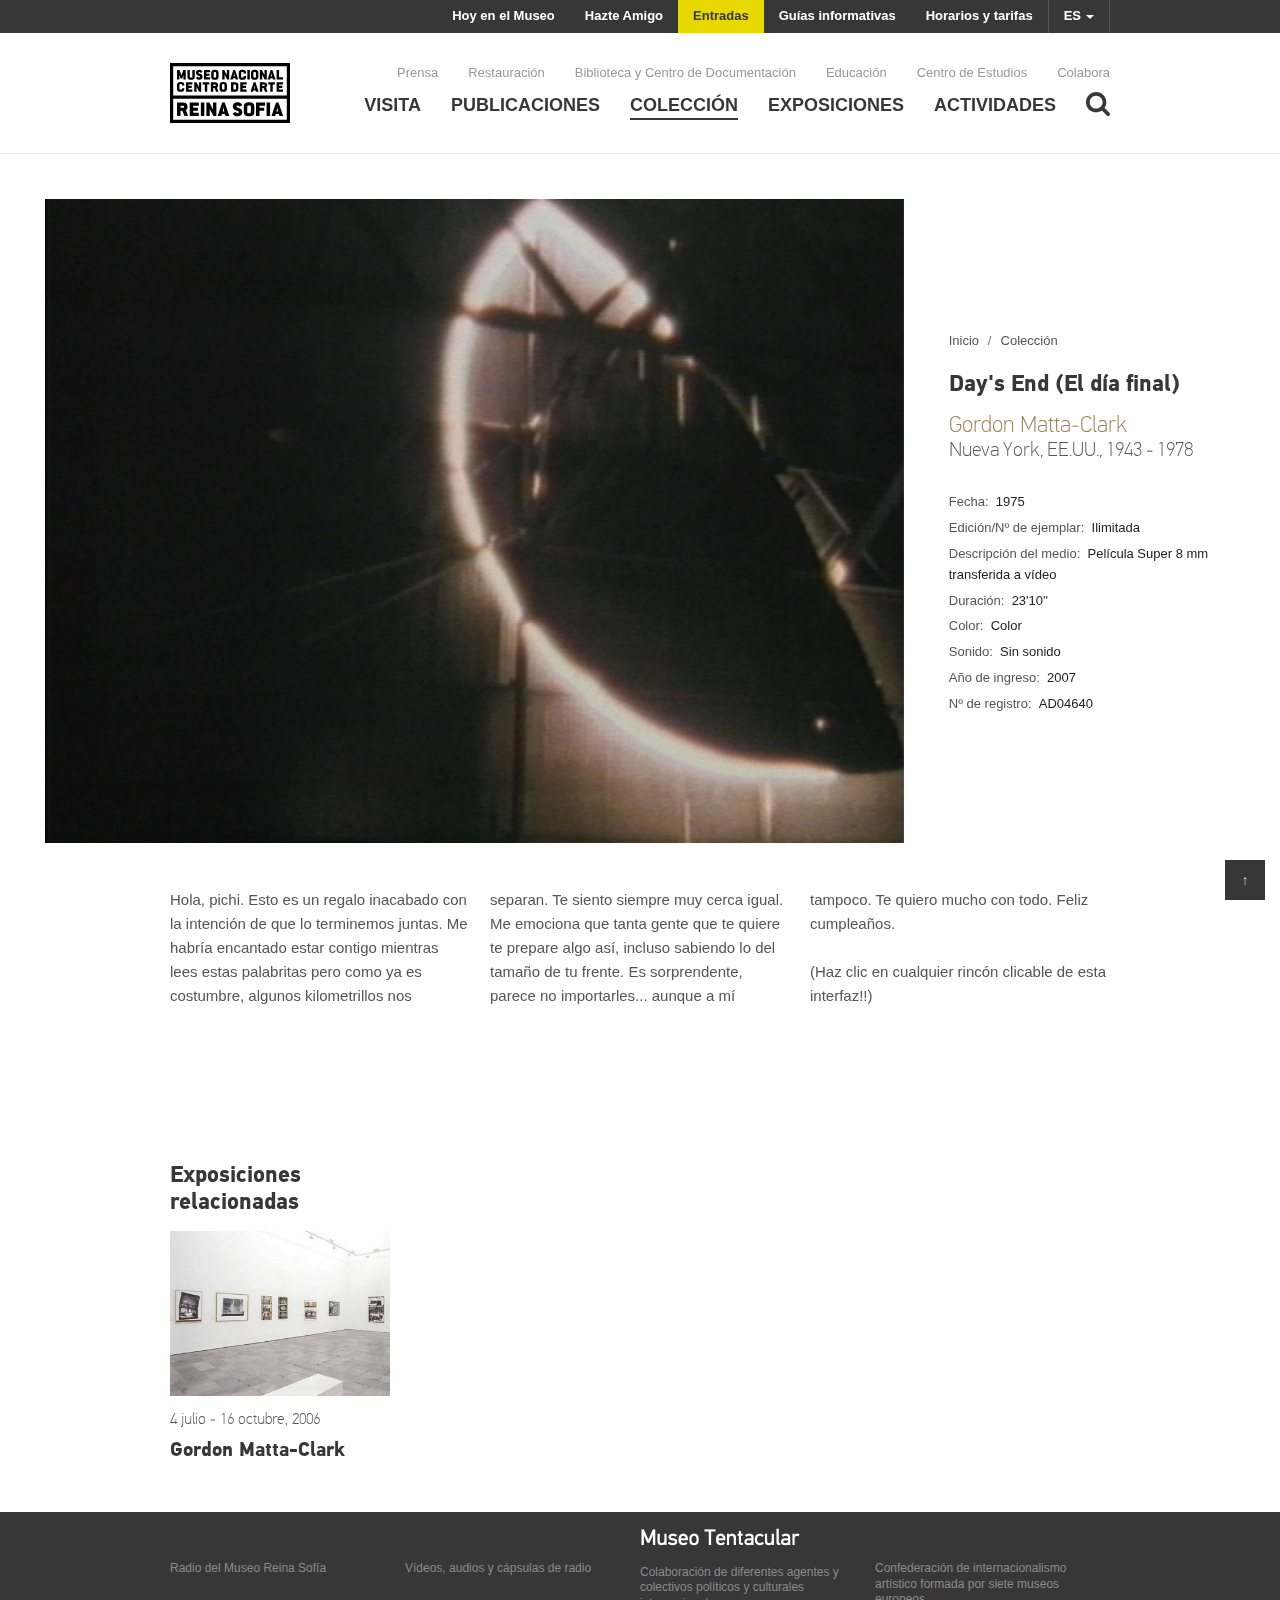
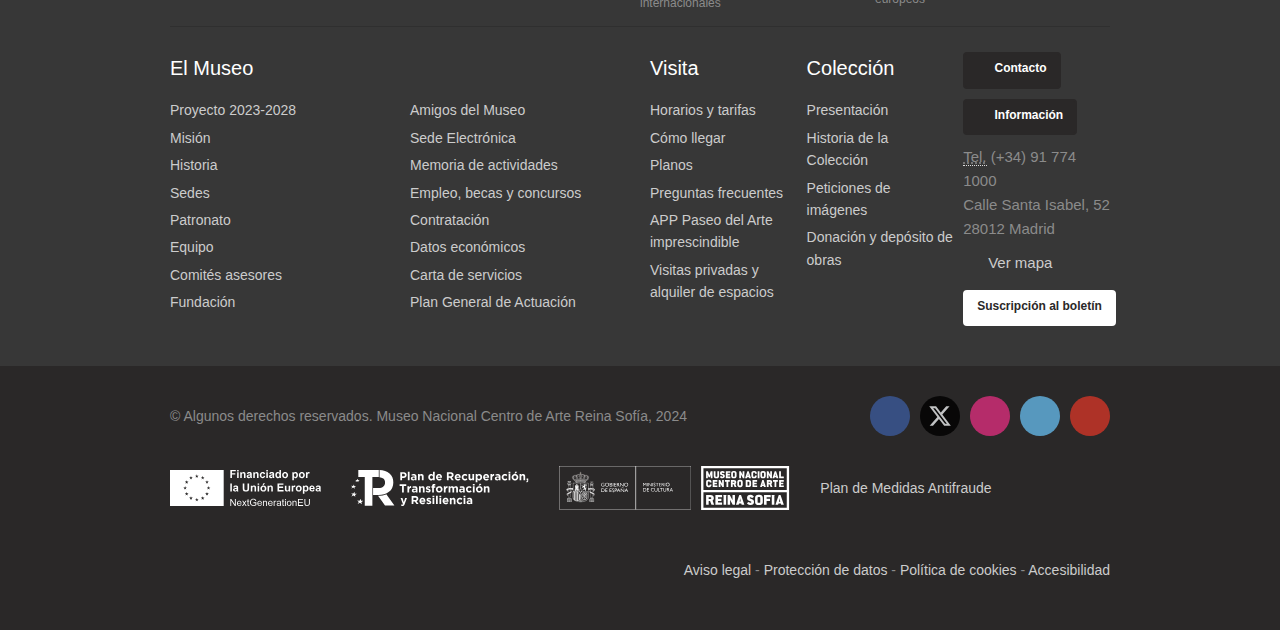
<file: index.html>
<!DOCTYPE html>
<html lang="es" dir="ltr" class="js" style="visibility: visible;">

<head>
	<meta http-equiv="Content-Type" content="text/html; charset=UTF-8">
	<meta http-equiv="X-UA-Compatible" content="IE=edge">
	<meta name="viewport" content="width=device-width, initial-scale=1.0, maximum-scale=1.0">
	<meta name="apple-mobile-web-app-status-bar-style" content="black">
	<meta name="apple-mobile-web-app-capable" content="yes">
	<link rel="apple-touch-icon" sizes="180x180"
		href="https://static2.museoreinasofia.es/sites/all/themes/mrs_twitter_bootstrap/images/misc/apple-touch-icon.png">
	<link rel="icon" type="image/png" sizes="32x32"
		href="https://static5.museoreinasofia.es/sites/all/themes/mrs_twitter_bootstrap/images/misc/favicon-32x32.png">
	<link rel="icon" type="image/png" sizes="16x16"
		href="https://static4.museoreinasofia.es/sites/all/themes/mrs_twitter_bootstrap/images/misc/favicon-16x16.png">
	<link rel="manifest"
		href="https://www.museoreinasofia.es/sites/all/themes/mrs_twitter_bootstrap/images/misc/site.webmanifest">
	<link rel="mask-icon"
		href="https://static1.museoreinasofia.es/sites/all/themes/mrs_twitter_bootstrap/images/misc/safari-pinned-tab.svg"
		color="#5bbad5">
	<meta name="msapplication-TileColor" content="#da532c">
	<meta name="theme-color" content="#ffffff">
	<link rel="profile" href="http://gmpg.org/xfn/11">

	<meta http-equiv="x-dns-prefetch-control" content="on">
	<link rel="dns-prefetch" href="https://static1.museoreinasofia.es/">
	<link rel="dns-prefetch" href="https://static2.museoreinasofia.es/">
	<link rel="dns-prefetch" href="https://static3.museoreinasofia.es/">
	<link rel="dns-prefetch" href="https://static4.museoreinasofia.es/">
	<link rel="dns-prefetch" href="https://static5.museoreinasofia.es/">
	<link href="https://www.museoreinasofia.es/coleccion/obra/days-end-dia-final" rel="alternate" hreflang="es">
	<link href="https://www.museoreinasofia.es/en/collection/artwork/days-end" rel="alternate" hreflang="en">
	<meta name="description" content="Matta-Clark, Gordon: Day&#39;s End (El día final)">
	<meta name="keywords"
		content="Matta-Clark, Gordon, museo, centro arte, exposiciones, colección, prensa, reina sofía, pintura, escultura, fotografia, video, guernica, vanguardias, neovanguardias, picasso, dalí, miró">
	<meta property="og:type" content="product">
	<meta property="og:url" content="https://www.museoreinasofia.es/coleccion/obra/days-end-dia-final">
	<meta property="og:title" content="Gordon Matta-Clark - Day&#39;s End (El día final)">
	<meta property="og:description" content="Matta-Clark, Gordon: Day&#39;s End (El día final)">
	<meta property="og:image" content="https://static5.museoreinasofia.es/sites/default/files/obras/AD04640.jpg">
	<meta name="twitter:card" content="summary_large_image">
	<meta name="twitter:creator" content="@museoreinasofia">
	<meta name="twitter:url" content="https://www.museoreinasofia.es/coleccion/obra/days-end-dia-final">
	<meta name="twitter:title" content="Gordon Matta-Clark - Day&#39;s End (El día final)">
	<meta name="twitter:description" content="Gordon Matta-Clark: Day&#39;s End (El día final)">
	<meta name="twitter:image" content="https://static5.museoreinasofia.es/sites/default/files/obras/AD04640.jpg">
	<title>Gordon Matta-Clark - Day's End (El día final)</title>
	<link rel="stylesheet" type="text/css" href="./mncars/MyFontsWebfontsKit.css">
	<link type="text/css" rel="stylesheet" href="./mncars/css_hoPeo6Z8i_VOQNhNBCLiAXGXPxsDXu1lYWGYQDRUk-A.css"
		media="all">
	<link type="text/css" rel="stylesheet" href="./mncars/css_UvUYhI4UNZ6u7_TB3ycj5Ow192f7v8pdIl-LIyzjqRg.css"
		media="all">
	<link type="text/css" rel="stylesheet" href="./mncars/css_YDKxhrDhMxG80SIDZWHn7JB8H9tuhG5P3lO8phTfBQU.css"
		media="all">
	<link type="text/css" rel="stylesheet" href="./mncars/css_71zr3l2mQCNEyOxEmhk71NlQzCrncaQQfnjvsFhxXa8.css"
		media="all">
	<link type="text/css" rel="stylesheet" href="./mncars/css_HVGVkjVdlEylxKWTodlWAXqC8HXn0KOSsen6Na6qaNg.css"
		media="print">
	<link type="text/css" rel="stylesheet" href="./mncars/css_IswUwLUYvGuQJJL-2ndCc1SvZTngveUr9yGEyy5aaxY.css"
		media="all">
	<link type="text/css" rel="stylesheet" href="./mncars/css_uvfPIq7gNIbRq8Y6G98O4Sy4kGbHjhqR5iGP8j5DFyY.css"
		media="screen">
	<link type="text/css" rel="stylesheet" href="./mncars/css_BCi0NB3q7I6C4TVR34y-JSLSpJKaPIb8z83XDtPaWXk.css"
		media="screen">
	<link rel="stylesheet" type="text/css" href="./mncars/style.css">

</head>

<body
	class="html not-front not-logged-in no-sidebars page-node page-node- page-node-5138 node-type-obra i18n-es form-single-submit-processed"
	data-new-gr-c-s-check-loaded="14.1202.0">
	<div id="fb-root" class=" fb_reset">
		<div style="position: absolute; top: -10000px; width: 0px; height: 0px;">
			<div></div>
		</div>
	</div>

	<a id="page-top"></a>

	<div class="top-bar">
		<div class="container">
			<div class="top-bar__wrapper">
				<div class="top-bar__left">
				</div>
				<div class="top-bar__right">
					<a href="./macba" class="top-bar__link" title="Hoy en el Museo">
						Hoy en el Museo </a>

					<a href="./macba" class="top-bar__link visible-desktop hidden-desktop-large" title="Hazte Amigo">
						Hazte Amigo </a>

					<a href="./macba" class="top-bar__button" title="Comprar entradas">
						Entradas </a>
					<a href="./macba" class="top-bar__link" title="Guías informativas">
						Guías informativas </a>
					<a href="./macba" class="top-bar__link" title="Horarios y tarifas">
						Horarios y tarifas </a>

					<div class="top-bar__dropdown btn-group"><a class="btn dropdown-toggle" data-toggle="dropdown"
							href="/macba#">ES <span class="caret"></span></a>
					</div>
				</div>
			</div>
		</div>
	</div>

	<header class="site-header">
		<div class="container">
			<div class="site-header__wrapper">
				<div class="site-logo">
					<a href="./macba" title="Inicio" class="site-logo__link">
						<span class="site-logo__img">
							<svg xmlns:dc="http://purl.org/dc/elements/1.1/" xmlns:cc="http://creativecommons.org/ns#"
								xmlns:rdf="http://www.w3.org/1999/02/22-rdf-syntax-ns#"
								xmlns:svg="http://www.w3.org/2000/svg" xmlns="http://www.w3.org/2000/svg"
								xmlns:sodipodi="http://sodipodi.sourceforge.net/DTD/sodipodi-0.dtd"
								xmlns:inkscape="http://www.inkscape.org/namespaces/inkscape" viewBox="0 0 130.01221 65"
								version="1.1" id="svg80" sodipodi:docname="logo.tpl.php.svg" style="fill:none">
								<metadata id="metadata86">
									<rdf:rdf>
										<cc:work rdf:about="">
											<dc:format>image/svg+xml</dc:format>
											<dc:type rdf:resource="http://purl.org/dc/dcmitype/StillImage"></dc:type>
										</cc:work>
									</rdf:rdf>
								</metadata>
								<defs id="defs84"></defs>
								<sodipodi:namedview pagecolor="#ffffff" bordercolor="#666666" borderopacity="1"
									objecttolerance="10" gridtolerance="10" guidetolerance="10" inkscape:pageopacity="0"
									inkscape:pageshadow="2" inkscape:window-width="1920" inkscape:window-height="1054"
									id="namedview82" showgrid="false" inkscape:zoom="1.8208955" inkscape:cx="29.7262"
									inkscape:cy="32.5" inkscape:window-x="0" inkscape:window-y="0"
									inkscape:window-maximized="1" inkscape:current-layer="svg80"></sodipodi:namedview>
								<path
									d="m 78.3952,53.1796 c 0,-2.5675 -1.271,-3.6963 -3.925,-4.5459 -1.135,-0.3597 -2.524,-0.6822 -2.524,-1.5814 0,-0.738 0.459,-1.0605 1.135,-1.0605 h 0.384 c 0.775,0 1.34,0.4217 1.749,1.1969 l 0.459,0.0682 2.363,-1.5814 c 0.229,-0.1302 0.136,-0.3659 0.043,-0.5085 -0.298,-0.5024 -0.657,-0.9613 -1.091,-1.3272 -0.887,-0.7752 -2.084,-1.2155 -3.56,-1.2155 h -0.341 c -3.114,0 -4.993,1.693 -4.993,4.5458 0,2.5427 1.365,3.566 3.796,4.4094 1.519,0.5334 2.654,0.6698 2.654,1.6993 0,0.6636 -0.446,1.0543 -1.16,1.0543 h -0.7 c -0.769,0 -1.34,-0.4094 -1.755,-1.1846 l -0.453,-0.0744 -2.363,1.5876 c -0.229,0.1365 -0.136,0.3412 -0.043,0.4776 0.248,0.4465 0.545,0.831 0.905,1.1659 0.912,0.8992 2.183,1.4078 3.746,1.4078 h 0.707 c 3.2,-0.0124 4.967,-1.7055 4.967,-4.5334 z"
									id="path2" inkscape:connector-curvature="0" style="fill:#000000"></path>
								<path
									d="M 108.4242,57.1735 V 43.1018 l -0.248,-0.2232 h -3.337 l -0.204,0.2232 v 14.0717 l 0.204,0.2294 h 3.337 z"
									id="path4" inkscape:connector-curvature="0" style="fill:#000000"></path>
								<path
									d="m 103.0602,46.06 v -2.9582 l -0.23,-0.2232 h -9.445 l -0.199,0.2232 v 14.0717 l 0.199,0.2294 h 3.361 l 0.23,-0.2294 v -5.1784 l 0.266,-0.2605 h 4.59 l 0.229,-0.1985 v -2.9706 l -0.229,-0.2108 h -4.59 l -0.266,-0.2543 v -1.5876 l 0.266,-0.2481 h 5.588 z"
									id="path6" inkscape:connector-curvature="0" style="fill:#000000"></path>
								<path
									d="m 122.4462,57.1053 -4.75,-14.0531 -0.205,-0.1674 h -2.475 l -0.223,0.1674 -4.75,14.0531 0.223,0.2976 h 3.504 l 0.205,-0.155 0.607,-1.7303 0.273,-0.1612 2.729,-0.0062 0.298,0.1612 0.589,1.7303 0.211,0.155 h 3.566 c 0.241,0.0062 0.266,-0.1116 0.198,-0.2914 z m -5.346,-4.6761 -0.204,0.2108 h -1.321 l -0.224,-0.2108 0.41,-1.7861 c 0.316,-1.3644 0.477,-2.8342 0.477,-2.8342 h 0.068 c 0,0 0.162,1.476 0.428,2.8342 z"
									id="path8" inkscape:connector-curvature="0" style="fill:#000000"></path>
								<path
									d="M 50.2462,57.1301 V 43.1018 l -0.23,-0.2232 h -3.206 l -0.204,0.2232 v 3.721 c 0,2.0404 0.111,3.8389 0.111,3.8389 h -0.068 c 0,0 -0.18,-0.5085 -0.502,-1.1039 l -3.356,-6.4808 -0.297,-0.1922 h -2.884 l -0.205,0.2232 v 14.0283 l 0.205,0.2356 h 3.268 l 0.224,-0.2356 v -3.6466 c 0,-1.8791 -0.137,-3.69 -0.137,-3.69 h 0.093 c 0,0 0.18,0.5023 0.471,1.0294 l 3.387,6.3382 0.254,0.2046 h 2.84 z"
									id="path10" inkscape:connector-curvature="0" style="fill:#000000"></path>
								<path
									d="M 37.2222,57.13 V 43.1018 l -0.254,-0.2171 h -3.336 l -0.205,0.2171 V 57.13 l 0.205,0.2357 h 3.336 z"
									id="path12" inkscape:connector-curvature="0" style="fill:#000000"></path>
								<path
									d="m 91.3822,53.3842 v -6.4436 c 0,-2.6295 -1.979,-4.3225 -4.881,-4.3225 h -1.594 c -2.902,0 -4.924,1.724 -4.924,4.3225 v 6.4436 c 0,2.5923 1.972,4.3226 4.924,4.3226 h 1.594 c 2.902,0 4.881,-1.7303 4.881,-4.3226 z m -3.771,0 c 0,0.5458 -0.409,0.9365 -1.11,0.9365 h -1.594 c -0.794,0 -1.203,-0.3659 -1.203,-0.9365 v -6.4436 c 0,-0.4837 0.546,-0.9736 1.203,-0.9736 h 1.594 c 0.657,0 1.11,0.4155 1.11,0.9736 z"
									id="path14" inkscape:connector-curvature="0" style="fill:#000000"></path>
								<path
									d="m 64.1322,57.068 -4.745,-14.0282 -0.211,-0.1613 h -2.468 l -0.236,0.1613 -4.738,14.0282 0.23,0.2977 h 3.498 l 0.198,-0.1612 0.614,-1.7241 0.273,-0.1613 h 2.729 l 0.291,0.1613 0.589,1.7241 0.211,0.1612 h 3.56 c 0.248,0 0.273,-0.1178 0.205,-0.2977 z m -5.34,-4.6575 -0.199,0.2047 h -1.314 l -0.23,-0.2047 0.41,-1.7922 c 0.316,-1.352 0.471,-2.828 0.471,-2.828 h 0.068 c 0,0 0.155,1.476 0.428,2.828 z"
									id="path16" inkscape:connector-curvature="0" style="fill:#000000"></path>
								<path
									d="m 31.2382,57.13 v -2.9334 l -0.23,-0.1984 h -5.5875 l -0.2728,-0.2605 v -1.7675 l 0.2728,-0.248 h 4.5895 l 0.229,-0.2109 v -2.9644 l -0.229,-0.1985 h -4.5895 l -0.2728,-0.2542 v -1.5939 l 0.2728,-0.2418 h 5.5875 l 0.23,-0.2109 v -2.9458 l -0.23,-0.2171 h -9.4449 l -0.2109,0.2171 V 57.13 l 0.2109,0.2357 h 9.4449 z"
									id="path18" inkscape:connector-curvature="0" style="fill:#000000"></path>
								<path
									d="m 15.281,47.6476 c 0,0.6326 -0.4279,0.9241 -1.1349,0.9241 h -2.4745 l -0.2729,-0.2481 v -1.8233 l 0.2729,-0.2418 h 2.4745 c 0.7504,0 1.1349,0.3411 1.1349,0.9612 z m 4.2047,9.4204 -2.2202,-5.7614 0.1116,-0.5023 c 0.9985,-0.6512 1.6621,-1.7489 1.6621,-3.1815 v -0.1922 c 0,-2.8218 -1.9101,-4.5459 -4.8807,-4.5459 H 7.8203 L 7.6219,43.1018 V 57.13 l 0.1984,0.2357 h 3.3613 L 11.4111,57.13 v -5.166 l 0.2729,-0.2542 h 1.569 l 0.2047,0.1674 2.0837,5.3211 0.2109,0.1612 h 3.5412 c 0.2108,0.0062 0.2604,-0.1302 0.1922,-0.2915 z"
									id="path20" inkscape:connector-curvature="0" style="fill:#000000"></path>
								<path
									d="m 82.4582,15.0763 c 0,1.8667 -1.383,3.0885 -3.411,3.0885 h -1.11 c -2.059,0 -3.442,-1.228 -3.442,-3.0885 v -4.6016 c 0,-1.86054 1.414,-3.09467 3.442,-3.09467 h 1.11 c 2.028,0 3.411,1.22172 3.411,3.09467 v 0.8806 h -2.636 v -0.8806 c 0,-0.3969 -0.316,-0.69462 -0.775,-0.69462 h -1.11 c -0.459,0 -0.838,0.34732 -0.838,0.69462 v 4.6016 c 0,0.4218 0.286,0.676 0.838,0.676 h 1.11 c 0.496,0 0.775,-0.2791 0.775,-0.676 v -0.8806 h 2.636 z"
									id="path22" inkscape:connector-curvature="0" style="fill:#000000"></path>
								<path
									d="M 17.0546,17.8113 V 7.77692 L 16.8934,7.61569 H 14.5926 L 14.4313,7.71492 12.608,12.7569 c -0.124,0.3597 -0.2046,0.6574 -0.2046,0.6574 h -0.0682 c 0,0 -0.0311,-0.2977 -0.1675,-0.6574 L 10.2762,7.71492 10.115,7.61569 H 7.7459 L 7.6033,7.77692 V 17.8113 l 0.1426,0.1674 h 2.2388 l 0.1613,-0.1674 v -2.1458 c 0,-1.5566 -0.1427,-2.9892 -0.1427,-2.9892 h 0.0434 c 0,0 0.1427,0.6884 0.4031,1.4326 l 0.8373,2.4807 0.2852,0.1674 h 1.5443 l 0.2666,-0.1674 0.8373,-2.4311 c 0.2542,-0.7442 0.3969,-1.4822 0.3969,-1.4822 h 0.0496 c 0,0 -0.1116,1.4822 -0.1116,3.0202 v 2.1148 l 0.1426,0.1674 h 2.1892 z"
									id="path24" inkscape:connector-curvature="0" style="fill:#000000"></path>
								<path
									d="m 43.4612,17.8113 v -2.1086 l -0.161,-0.1488 h -3.69 l -0.192,-0.1799 v -1.2651 l 0.192,-0.1799 h 2.995 l 0.155,-0.1426 v -2.121 l -0.155,-0.1488 h -2.995 l -0.192,-0.1861 v -1.1287 l 0.192,-0.1798 h 3.69 l 0.161,-0.14889 V 7.77074 l -0.161,-0.16746 h -6.388 l -0.142,0.16746 V 17.8113 l 0.142,0.1612 h 6.388 z"
									id="path26" inkscape:connector-curvature="0" style="fill:#000000"></path>
								<path
									d="m 35.3432,14.9523 c 0,-1.8419 -0.887,-2.6481 -2.735,-3.2621 -0.8,-0.2667 -1.767,-0.4899 -1.767,-1.1349 0,-0.521 0.316,-0.75041 0.794,-0.75041 h 0.266 c 0.54,0 0.943,0.29771 1.222,0.85581 l 0.316,0.0496 1.644,-1.13487 0.037,-0.35971 c -0.205,-0.3597 -0.459,-0.69459 -0.757,-0.95506 -0.62,-0.57056 -1.463,-0.87443 -2.499,-0.87443 h -0.236 c -2.183,0 -3.4973,1.21553 -3.4973,3.24967 0,1.8295 0.955,2.5489 2.6543,3.1629 1.054,0.3721 1.854,0.4713 1.854,1.2093 0,0.4775 -0.322,0.7628 -0.806,0.7628 h -0.496 c -0.54,0 -0.936,-0.3039 -1.222,-0.8558 l -0.316,-0.0496 -1.6559,1.1287 -0.031,0.3535 c 0.1798,0.3163 0.3845,0.5953 0.6387,0.8434 0.6322,0.6388 1.5252,1.0047 2.6172,1.0047 h 0.496 c 2.239,-0.0062 3.479,-1.228 3.479,-3.2435 z"
									id="path28" inkscape:connector-curvature="0" style="fill:#000000"></path>
								<path
									d="m 52.6342,15.0949 v -4.614 c 0,-1.87914 -1.383,-3.09467 -3.411,-3.09467 h -1.11 c -2.041,0 -3.449,1.23414 -3.449,3.09467 v 4.614 c 0,1.8605 1.383,3.0885 3.449,3.0885 h 1.11 c 2.028,0 3.411,-1.228 3.411,-3.0885 z m -2.636,0 c 0,0.3907 -0.285,0.6822 -0.775,0.6822 h -1.11 c -0.552,0 -0.844,-0.2604 -0.844,-0.6822 v -4.614 c 0,-0.3535 0.378,-0.69461 0.844,-0.69461 h 1.11 c 0.459,0 0.775,0.29151 0.775,0.69461 z"
									id="path30" inkscape:connector-curvature="0" style="fill:#000000"></path>
								<path
									d="M 26.8471,15.1073 V 7.77692 L 26.7045,7.61569 h -2.3381 l -0.1426,0.16123 v 7.33038 c 0,0.4093 -0.2357,0.6698 -0.7876,0.6698 h -1.1101 c -0.583,0 -0.8434,-0.2605 -0.8434,-0.6698 V 7.77692 L 21.3338,7.61569 H 19.033 l -0.1426,0.16123 v 7.33038 c 0,1.8543 1.3643,3.0885 3.4295,3.0885 H 23.43 c 2.0404,0 3.4171,-1.2342 3.4171,-3.0885 z"
									id="path32" inkscape:connector-curvature="0" style="fill:#000000"></path>
								<path
									d="M 64.1442,17.8237 V 7.78934 l -0.161,-0.16746 h -2.239 l -0.143,0.16746 v 2.66056 c 0,1.4636 0.081,2.7411 0.081,2.7411 h -0.05 c 0,0 -0.124,-0.3659 -0.347,-0.7876 l -2.35,-4.63887 -0.205,-0.14884 h -2.016 l -0.149,0.16744 V 17.8175 l 0.149,0.1612 h 2.283 l 0.155,-0.1612 v -2.6171 c 0,-1.3458 -0.093,-2.6482 -0.093,-2.6482 h 0.062 c 0,0 0.124,0.3597 0.334,0.7443 l 2.363,4.5396 0.18,0.1488 h 1.985 z"
									id="path34" inkscape:connector-curvature="0" style="fill:#000000"></path>
								<path
									d="m 122.4092,17.8175 v -2.1086 l -0.161,-0.1488 h -3.901 l -0.192,-0.1737 V 7.78314 l -0.155,-0.16744 h -2.357 l -0.143,0.16744 V 17.8175 l 0.143,0.1612 h 6.605 z"
									id="path36" inkscape:connector-curvature="0" style="fill:#000000"></path>
								<path
									d="M 104.8832,17.8237 V 7.78935 l -0.155,-0.16746 h -2.239 l -0.143,0.16746 v 2.66055 c 0,1.4636 0.081,2.7411 0.081,2.7411 h -0.05 c 0,0 -0.13,-0.3659 -0.347,-0.7876 l -2.35,-4.63887 -0.205,-0.14883 h -2.016 l -0.142,0.16744 V 17.8175 l 0.142,0.1612 h 2.289 l 0.161,-0.1612 v -2.6171 c 0,-1.3458 -0.093,-2.6482 -0.093,-2.6482 h 0.062 c 0,0 0.13,0.3598 0.335,0.7443 l 2.369,4.5396 0.174,0.1488 h 1.984 z"
									id="path38" inkscape:connector-curvature="0" style="fill:#000000"></path>
								<path
									d="M 86.4702,17.8237 V 7.78314 L 86.2962,7.6157 h -2.331 l -0.149,0.16744 V 17.8237 l 0.149,0.155 h 2.331 z"
									id="path40" inkscape:connector-curvature="0" style="fill:#000000"></path>
								<path
									d="m 114.3162,17.7617 -3.318,-10.03438 -0.143,-0.11163 h -1.73 l -0.155,0.11163 -3.318,10.03438 0.161,0.217 h 2.444 l 0.142,-0.1178 0.428,-1.228 0.186,-0.1178 h 1.91 l 0.205,0.1178 0.409,1.228 0.143,0.1178 h 2.493 z m -3.734,-3.3241 -0.142,0.1426 h -0.918 l -0.161,-0.1426 0.285,-1.2838 c 0.223,-0.9675 0.335,-2.0218 0.335,-2.0218 h 0.049 c 0,0 0.112,1.0543 0.304,2.0218 z"
									id="path42" inkscape:connector-curvature="0" style="fill:#000000"></path>
								<path
									d="m 95.7292,15.1073 v -4.6202 c 0,-1.87913 -1.377,-3.08847 -3.411,-3.08847 h -1.11 c -2.034,0 -3.448,1.22794 -3.448,3.08847 v 4.6202 c 0,1.8543 1.383,3.0885 3.448,3.0885 h 1.11 c 2.034,0 3.411,-1.2342 3.411,-3.0885 z m -2.636,0 c 0,0.3907 -0.285,0.676 -0.775,0.676 h -1.11 c -0.558,0 -0.843,-0.2667 -0.843,-0.676 v -4.6202 c 0,-0.3411 0.378,-0.68842 0.843,-0.68842 h 1.11 c 0.465,0 0.775,0.29152 0.775,0.68842 z"
									id="path44" inkscape:connector-curvature="0" style="fill:#000000"></path>
								<path
									d="M 73.8992,17.7617 70.5872,7.72732 70.4392,7.61569 h -1.731 l -0.161,0.11163 -3.318,10.03438 0.155,0.217 h 2.444 l 0.142,-0.1178 0.428,-1.228 0.186,-0.1178 h 1.904 l 0.211,0.1178 0.416,1.228 0.136,0.1178 h 2.493 z m -3.733,-3.3303 -0.143,0.1488 h -0.918 l -0.161,-0.1488 0.292,-1.2838 c 0.217,-0.9675 0.334,-2.0217 0.334,-2.0217 h 0.05 c 0,0 0.112,1.0542 0.298,2.0217 z"
									id="path46" inkscape:connector-curvature="0" style="fill:#000000"></path>
								<path
									d="m 15.5787,28.1557 c 0,1.8543 -1.383,3.0884 -3.411,3.0884 h -1.1101 c -2.0652,0 -3.4419,-1.2341 -3.4419,-3.0884 v -4.6141 c 0,-1.8605 1.4078,-3.0884 3.4419,-3.0884 h 1.1101 c 2.028,0 3.411,1.2155 3.411,3.0884 v 0.8807 h -2.6358 v -0.8807 c 0,-0.3969 -0.3163,-0.6945 -0.769,-0.6945 h -1.1101 c -0.4651,0 -0.8434,0.3535 -0.8434,0.6945 v 4.6141 c 0,0.4093 0.2853,0.676 0.8434,0.676 h 1.1101 c 0.4899,0 0.769,-0.2853 0.769,-0.676 v -0.8868 h 2.6358 z"
									id="path48" inkscape:connector-curvature="0" style="fill:#000000"></path>
								<path
									d="m 42.6492,23.0207 v -2.1024 l -0.143,-0.1674 h -6.933 l -0.155,0.1674 v 2.1024 l 0.155,0.1426 h 1.947 l 0.205,0.1861 v 7.6095 l 0.142,0.1612 h 2.332 l 0.161,-0.1612 v -7.6095 l 0.193,-0.1861 h 1.953 z"
									id="path50" inkscape:connector-curvature="0" style="fill:#000000"></path>
								<path
									d="M 33.8242,30.9589 V 20.9183 l -0.161,-0.1612 h -2.239 l -0.143,0.1612 v 2.6606 c 0,1.4636 0.087,2.7411 0.087,2.7411 h -0.05 c 0,0 -0.13,-0.3597 -0.353,-0.7876 L 28.6146,20.8997 28.41,20.7509 h -2.0156 l -0.1488,0.1612 v 10.0406 l 0.1488,0.1612 h 2.2822 l 0.1551,-0.1612 v -2.6109 c 0,-1.352 -0.093,-2.6482 -0.093,-2.6482 h 0.0682 c 0,0 0.124,0.3597 0.3286,0.738 l 2.3627,4.5397 0.18,0.1426 h 1.985 z"
									id="path52" inkscape:connector-curvature="0" style="fill:#000000"></path>
								<path
									d="m 61.7002,28.1619 v -4.6203 c 0,-1.8791 -1.383,-3.0884 -3.41,-3.0884 h -1.111 c -2.028,0 -3.448,1.2279 -3.448,3.0884 v 4.6203 c 0,1.8543 1.377,3.0885 3.448,3.0885 h 1.111 c 2.027,0 3.41,-1.2342 3.41,-3.0885 z m -2.635,0 c 0,0.3907 -0.286,0.6698 -0.775,0.6698 h -1.111 c -0.564,0 -0.843,-0.2605 -0.843,-0.6698 v -4.6203 c 0,-0.3534 0.378,-0.6945 0.843,-0.6945 h 1.111 c 0.458,0 0.775,0.2914 0.775,0.6945 z"
									id="path54" inkscape:connector-curvature="0" style="fill:#000000"></path>
								<path
									d="m 52.5282,30.9031 -1.55,-4.118 0.074,-0.3659 c 0.707,-0.4589 1.16,-1.2527 1.16,-2.2636 v -0.1488 c 0,-2.0156 -1.333,-3.2497 -3.417,-3.2497 h -4.422 l -0.143,0.1612 v 10.0406 l 0.143,0.1612 h 2.344 l 0.161,-0.1612 v -3.7024 l 0.193,-0.1799 h 1.097 l 0.143,0.1178 1.464,3.8141 0.142,0.1116 h 2.481 z m -2.933,-6.7351 c 0,0.4465 -0.298,0.6574 -0.794,0.6574 h -1.724 l -0.192,-0.1799 v -1.2961 l 0.192,-0.1861 h 1.724 c 0.527,0 0.794,0.2543 0.794,0.6946 z"
									id="path56" inkscape:connector-curvature="0" style="fill:#000000"></path>
								<path
									d="m 24.261,30.9589 v -2.1024 l -0.1612,-0.1551 h -3.9009 l -0.1923,-0.186 v -1.259 l 0.1923,-0.1798 h 3.2063 l 0.155,-0.1426 v -2.1272 l -0.155,-0.1489 h -3.2063 l -0.1923,-0.1798 v -1.1287 l 0.1923,-0.1861 h 3.9009 l 0.1612,-0.1426 v -2.1024 l -0.1612,-0.1674 h -6.5986 l -0.1427,0.1674 v 10.0406 l 0.1427,0.1612 h 6.5986 z"
									id="path58" inkscape:connector-curvature="0" style="fill:#000000"></path>
								<path
									d="m 122.4092,30.9589 v -2.1024 l -0.161,-0.1551 h -3.901 l -0.192,-0.186 v -1.259 l 0.192,-0.1798 h 3.206 l 0.161,-0.1426 v -2.1272 l -0.161,-0.1489 h -3.206 l -0.192,-0.1798 v -1.1287 l 0.192,-0.1861 h 3.901 l 0.161,-0.1426 v -2.1086 l -0.161,-0.1612 h -6.605 l -0.143,0.1612 v 10.0468 l 0.143,0.1612 h 6.605 z"
									id="path60" inkscape:connector-curvature="0" style="fill:#000000"></path>
								<path
									d="m 113.6152,23.0207 v -2.1024 l -0.137,-0.1674 h -6.939 l -0.155,0.1674 v 2.1024 l 0.155,0.1426 h 1.941 l 0.211,0.1861 v 7.6095 l 0.136,0.1612 h 2.338 l 0.161,-0.1612 v -7.6095 l 0.186,-0.1861 h 1.966 z"
									id="path62" inkscape:connector-curvature="0" style="fill:#000000"></path>
								<path
									d="m 83.0342,30.9589 v -2.1024 l -0.161,-0.1551 h -3.901 l -0.192,-0.186 v -1.259 l 0.192,-0.1798 h 3.2 l 0.168,-0.1426 v -2.1272 l -0.168,-0.1489 h -3.2 l -0.192,-0.1798 v -1.1287 l 0.192,-0.1861 h 3.901 l 0.161,-0.1426 v -2.1086 l -0.161,-0.1612 h -6.599 l -0.148,0.1612 v 10.0468 l 0.148,0.1612 h 6.599 z"
									id="path64" inkscape:connector-curvature="0" style="fill:#000000"></path>
								<path
									d="m 71.4872,28.0317 c 0,0.341 -0.348,0.6697 -0.794,0.6697 h -1.73 l -0.193,-0.1798 v -5.1722 l 0.193,-0.1861 h 1.73 c 0.428,0 0.794,0.3597 0.794,0.6946 z m 2.617,-0.1365 v -3.8884 c 0,-2.0156 -1.34,-3.2435 -3.417,-3.2435 h -4.428 l -0.143,0.1488 v 10.0468 l 0.143,0.1612 h 4.428 c 2.083,0 3.417,-1.2341 3.417,-3.2249 z"
									id="path66" inkscape:connector-curvature="0" style="fill:#000000"></path>
								<path
									d="m 105.6152,30.903 -1.557,-4.1179 0.074,-0.3659 c 0.695,-0.4589 1.16,-1.2527 1.16,-2.2636 v -0.1488 c 0,-2.0156 -1.333,-3.2497 -3.411,-3.2497 h -4.428 l -0.142,0.1612 v 10.0406 l 0.142,0.1612 h 2.351 l 0.155,-0.1612 v -3.7025 l 0.192,-0.1798 h 1.098 l 0.142,0.1178 1.458,3.8141 0.142,0.1116 h 2.481 z m -2.94,-6.735 c 0,0.4465 -0.298,0.6574 -0.794,0.6574 h -1.73 l -0.192,-0.1799 v -1.2961 l 0.192,-0.1861 h 1.73 c 0.521,0 0.794,0.2543 0.794,0.6946 z"
									id="path68" inkscape:connector-curvature="0" style="fill:#000000"></path>
								<path
									d="m 95.9462,30.903 -3.311,-10.0405 -0.143,-0.1116 h -1.73 l -0.162,0.1116 -3.318,10.0405 0.155,0.2171 h 2.444 l 0.143,-0.1116 0.428,-1.228 0.186,-0.1178 h 1.904 l 0.204,0.1178 0.409,1.228 0.143,0.1116 h 2.493 z m -3.727,-3.3365 -0.136,0.1551 h -0.924 l -0.156,-0.1551 0.286,-1.2775 c 0.217,-0.9737 0.335,-2.0218 0.335,-2.0218 h 0.043 c 0,0 0.112,1.0481 0.298,2.0218 z"
									id="path70" inkscape:connector-curvature="0" style="fill:#000000"></path>
								<path
									d="M 3.4605,35.2752 H 126.5582 V 3.45435 H 3.4605 Z m 123.0977,3.4482 H 3.4605 v 22.816 H 126.5522 Z M 0,0 H 130.0122 V 65 H 0 Z"
									id="path72" inkscape:connector-curvature="0" style="fill:#000000"></path>
							</svg>
						</span>
						<span class="site-logo__text">Museo Nacional Centro de Arte Reina Sofía</span>
					</a>
				</div>

				<button type="button" class="hamburger js-hamburger">
					<span class="hamburger__label">
						Menú </span>
					<span class="icon hamburger__icon hamburger__icon--hamburger">
						<svg xmlns="http://www.w3.org/2000/svg" width="24" height="24" viewBox="0 0 24 24">
							<path fill-rule="evenodd"
								d="M0,21 L0,18 L24,18 L24,21 L0,21 Z M0,14 L0,11 L24,11 L24,14 L0,14 Z M0,4 L24,4 L24,7 L0,7 L0,4 Z">
							</path>
						</svg>
					</span>
				</button>

				<div class="site-header__nav visible-desktop site-header__nav-badge">

					<div class="site-header__menus">
						<nav class="site-nav site-nav--secondary">
							<a href="./macba" class="site-nav__item">Prensa</a><a href="./macba"
								class="site-nav__item">Restauración</a><a href="./macba"
								class="site-nav__item">Biblioteca y Centro de Documentación</a><a href="./macba"
								class="site-nav__item">Educación</a><a href="./macba" class="site-nav__item">Centro de
								Estudios</a><a href="./macba" class="site-nav__item">Colabora</a>
						</nav>
						<nav class="site-nav site-nav--primary">
							<a href="./macba" class="site-nav__item">Visita</a><a href="./macba"
								class="menu-publicaciones site-nav__item">Publicaciones</a><a href="./macba"
								class="active active-trail active-trail site-nav__item site-nav__item--active">Colección</a><a
								href="./macba" class="menu-exposiciones site-nav__item">Exposiciones</a><a href="./macba"
								class="menu-actividades site-nav__item">Actividades</a>
							<a href="/macba#" class="site-nav__buscador site-nav__item js-buscador-btn"
								data-toggle="collapse" data-target="#collapse-buscador-bottom_header"
								aria-haspopup="true" aria-expanded="false" role="button">
								<span class="icon site-nav__buscador__lupa">
									<svg xmlns="http://www.w3.org/2000/svg" width="24" height="24" viewBox="0 0 24 24">
										<path fill-rule="evenodd"
											d="M16.6153846,10.1538462 C16.6153846,6.59134615 13.7163462,3.69230769 10.1538462,3.69230769 C6.59134615,3.69230769 3.69230769,6.59134615 3.69230769,10.1538462 C3.69230769,13.7163462 6.59134615,16.6153846 10.1538462,16.6153846 C13.7163462,16.6153846 16.6153846,13.7163462 16.6153846,10.1538462 Z M24,22.1538462 C24,23.1634615 23.1634615,24 22.1538462,24 C21.6634615,24 21.1875,23.7980769 20.8557692,23.4519231 L15.9086538,18.5192308 C14.2211538,19.6875 12.2019231,20.3076923 10.1538462,20.3076923 C4.54326923,20.3076923 0,15.7644231 0,10.1538462 C0,4.54326923 4.54326923,0 10.1538462,0 C15.7644231,0 20.3076923,4.54326923 20.3076923,10.1538462 C20.3076923,12.2019231 19.6875,14.2211538 18.5192308,15.9086538 L23.4663462,20.8557692 C23.7980769,21.1875 24,21.6634615 24,22.1538462 Z">
										</path>
									</svg>
								</span>
								<span class="icon site-nav__buscador__close">
									<svg xmlns="http://www.w3.org/2000/svg" viewBox="0 0 24 24">
										<path fill-rule="evenodd"
											d="M12,10.5857864 L18.363961,4.22182541 L19.7781746,5.63603897 L13.4142136,12 L19.7781746,18.363961 L18.363961,19.7781746 L12,13.4142136 L5.63603897,19.7781746 L4.22182541,18.363961 L10.5857864,12 L4.22182541,5.63603897 L5.63603897,4.22182541 L12,10.5857864 Z">
										</path>
									</svg> </span>
							</a>
						</nav>
					</div>
					<a href="./macba" class="site-header__badge">
						Hazte Amigo </a>
				</div>
			</div>

		</div>

		<div class="menu-splash hidden-desktop js-splash-hamburger">
			<div class="container">
				<div class="menu-splash__header">
					<div class="site-logo">
						<a href="https://www.museoreinasofia.es/" title="Inicio" class="site-logo__link">
							<span class="site-logo__img color-white">
								<svg xmlns:dc="http://purl.org/dc/elements/1.1/"
									xmlns:cc="http://creativecommons.org/ns#"
									xmlns:rdf="http://www.w3.org/1999/02/22-rdf-syntax-ns#"
									xmlns:svg="http://www.w3.org/2000/svg" xmlns="http://www.w3.org/2000/svg"
									xmlns:sodipodi="http://sodipodi.sourceforge.net/DTD/sodipodi-0.dtd"
									xmlns:inkscape="http://www.inkscape.org/namespaces/inkscape"
									viewBox="0 0 130.01221 65" version="1.1" id="svg80"
									sodipodi:docname="logo.tpl.php.svg" style="fill:none">
									<metadata id="metadata86">
										<rdf:rdf>
											<cc:work rdf:about="">
												<dc:format>image/svg+xml</dc:format>
												<dc:type rdf:resource="http://purl.org/dc/dcmitype/StillImage">
												</dc:type>
											</cc:work>
										</rdf:rdf>
									</metadata>
									<defs id="defs84"></defs>
									<sodipodi:namedview pagecolor="#ffffff" bordercolor="#666666" borderopacity="1"
										objecttolerance="10" gridtolerance="10" guidetolerance="10"
										inkscape:pageopacity="0" inkscape:pageshadow="2" inkscape:window-width="1920"
										inkscape:window-height="1054" id="namedview82" showgrid="false"
										inkscape:zoom="1.8208955" inkscape:cx="29.7262" inkscape:cy="32.5"
										inkscape:window-x="0" inkscape:window-y="0" inkscape:window-maximized="1"
										inkscape:current-layer="svg80"></sodipodi:namedview>
									<path
										d="m 78.3952,53.1796 c 0,-2.5675 -1.271,-3.6963 -3.925,-4.5459 -1.135,-0.3597 -2.524,-0.6822 -2.524,-1.5814 0,-0.738 0.459,-1.0605 1.135,-1.0605 h 0.384 c 0.775,0 1.34,0.4217 1.749,1.1969 l 0.459,0.0682 2.363,-1.5814 c 0.229,-0.1302 0.136,-0.3659 0.043,-0.5085 -0.298,-0.5024 -0.657,-0.9613 -1.091,-1.3272 -0.887,-0.7752 -2.084,-1.2155 -3.56,-1.2155 h -0.341 c -3.114,0 -4.993,1.693 -4.993,4.5458 0,2.5427 1.365,3.566 3.796,4.4094 1.519,0.5334 2.654,0.6698 2.654,1.6993 0,0.6636 -0.446,1.0543 -1.16,1.0543 h -0.7 c -0.769,0 -1.34,-0.4094 -1.755,-1.1846 l -0.453,-0.0744 -2.363,1.5876 c -0.229,0.1365 -0.136,0.3412 -0.043,0.4776 0.248,0.4465 0.545,0.831 0.905,1.1659 0.912,0.8992 2.183,1.4078 3.746,1.4078 h 0.707 c 3.2,-0.0124 4.967,-1.7055 4.967,-4.5334 z"
										id="path2" inkscape:connector-curvature="0" style="fill:#000000"></path>
									<path
										d="M 108.4242,57.1735 V 43.1018 l -0.248,-0.2232 h -3.337 l -0.204,0.2232 v 14.0717 l 0.204,0.2294 h 3.337 z"
										id="path4" inkscape:connector-curvature="0" style="fill:#000000"></path>
									<path
										d="m 103.0602,46.06 v -2.9582 l -0.23,-0.2232 h -9.445 l -0.199,0.2232 v 14.0717 l 0.199,0.2294 h 3.361 l 0.23,-0.2294 v -5.1784 l 0.266,-0.2605 h 4.59 l 0.229,-0.1985 v -2.9706 l -0.229,-0.2108 h -4.59 l -0.266,-0.2543 v -1.5876 l 0.266,-0.2481 h 5.588 z"
										id="path6" inkscape:connector-curvature="0" style="fill:#000000"></path>
									<path
										d="m 122.4462,57.1053 -4.75,-14.0531 -0.205,-0.1674 h -2.475 l -0.223,0.1674 -4.75,14.0531 0.223,0.2976 h 3.504 l 0.205,-0.155 0.607,-1.7303 0.273,-0.1612 2.729,-0.0062 0.298,0.1612 0.589,1.7303 0.211,0.155 h 3.566 c 0.241,0.0062 0.266,-0.1116 0.198,-0.2914 z m -5.346,-4.6761 -0.204,0.2108 h -1.321 l -0.224,-0.2108 0.41,-1.7861 c 0.316,-1.3644 0.477,-2.8342 0.477,-2.8342 h 0.068 c 0,0 0.162,1.476 0.428,2.8342 z"
										id="path8" inkscape:connector-curvature="0" style="fill:#000000"></path>
									<path
										d="M 50.2462,57.1301 V 43.1018 l -0.23,-0.2232 h -3.206 l -0.204,0.2232 v 3.721 c 0,2.0404 0.111,3.8389 0.111,3.8389 h -0.068 c 0,0 -0.18,-0.5085 -0.502,-1.1039 l -3.356,-6.4808 -0.297,-0.1922 h -2.884 l -0.205,0.2232 v 14.0283 l 0.205,0.2356 h 3.268 l 0.224,-0.2356 v -3.6466 c 0,-1.8791 -0.137,-3.69 -0.137,-3.69 h 0.093 c 0,0 0.18,0.5023 0.471,1.0294 l 3.387,6.3382 0.254,0.2046 h 2.84 z"
										id="path10" inkscape:connector-curvature="0" style="fill:#000000"></path>
									<path
										d="M 37.2222,57.13 V 43.1018 l -0.254,-0.2171 h -3.336 l -0.205,0.2171 V 57.13 l 0.205,0.2357 h 3.336 z"
										id="path12" inkscape:connector-curvature="0" style="fill:#000000"></path>
									<path
										d="m 91.3822,53.3842 v -6.4436 c 0,-2.6295 -1.979,-4.3225 -4.881,-4.3225 h -1.594 c -2.902,0 -4.924,1.724 -4.924,4.3225 v 6.4436 c 0,2.5923 1.972,4.3226 4.924,4.3226 h 1.594 c 2.902,0 4.881,-1.7303 4.881,-4.3226 z m -3.771,0 c 0,0.5458 -0.409,0.9365 -1.11,0.9365 h -1.594 c -0.794,0 -1.203,-0.3659 -1.203,-0.9365 v -6.4436 c 0,-0.4837 0.546,-0.9736 1.203,-0.9736 h 1.594 c 0.657,0 1.11,0.4155 1.11,0.9736 z"
										id="path14" inkscape:connector-curvature="0" style="fill:#000000"></path>
									<path
										d="m 64.1322,57.068 -4.745,-14.0282 -0.211,-0.1613 h -2.468 l -0.236,0.1613 -4.738,14.0282 0.23,0.2977 h 3.498 l 0.198,-0.1612 0.614,-1.7241 0.273,-0.1613 h 2.729 l 0.291,0.1613 0.589,1.7241 0.211,0.1612 h 3.56 c 0.248,0 0.273,-0.1178 0.205,-0.2977 z m -5.34,-4.6575 -0.199,0.2047 h -1.314 l -0.23,-0.2047 0.41,-1.7922 c 0.316,-1.352 0.471,-2.828 0.471,-2.828 h 0.068 c 0,0 0.155,1.476 0.428,2.828 z"
										id="path16" inkscape:connector-curvature="0" style="fill:#000000"></path>
									<path
										d="m 31.2382,57.13 v -2.9334 l -0.23,-0.1984 h -5.5875 l -0.2728,-0.2605 v -1.7675 l 0.2728,-0.248 h 4.5895 l 0.229,-0.2109 v -2.9644 l -0.229,-0.1985 h -4.5895 l -0.2728,-0.2542 v -1.5939 l 0.2728,-0.2418 h 5.5875 l 0.23,-0.2109 v -2.9458 l -0.23,-0.2171 h -9.4449 l -0.2109,0.2171 V 57.13 l 0.2109,0.2357 h 9.4449 z"
										id="path18" inkscape:connector-curvature="0" style="fill:#000000"></path>
									<path
										d="m 15.281,47.6476 c 0,0.6326 -0.4279,0.9241 -1.1349,0.9241 h -2.4745 l -0.2729,-0.2481 v -1.8233 l 0.2729,-0.2418 h 2.4745 c 0.7504,0 1.1349,0.3411 1.1349,0.9612 z m 4.2047,9.4204 -2.2202,-5.7614 0.1116,-0.5023 c 0.9985,-0.6512 1.6621,-1.7489 1.6621,-3.1815 v -0.1922 c 0,-2.8218 -1.9101,-4.5459 -4.8807,-4.5459 H 7.8203 L 7.6219,43.1018 V 57.13 l 0.1984,0.2357 h 3.3613 L 11.4111,57.13 v -5.166 l 0.2729,-0.2542 h 1.569 l 0.2047,0.1674 2.0837,5.3211 0.2109,0.1612 h 3.5412 c 0.2108,0.0062 0.2604,-0.1302 0.1922,-0.2915 z"
										id="path20" inkscape:connector-curvature="0" style="fill:#000000"></path>
									<path
										d="m 82.4582,15.0763 c 0,1.8667 -1.383,3.0885 -3.411,3.0885 h -1.11 c -2.059,0 -3.442,-1.228 -3.442,-3.0885 v -4.6016 c 0,-1.86054 1.414,-3.09467 3.442,-3.09467 h 1.11 c 2.028,0 3.411,1.22172 3.411,3.09467 v 0.8806 h -2.636 v -0.8806 c 0,-0.3969 -0.316,-0.69462 -0.775,-0.69462 h -1.11 c -0.459,0 -0.838,0.34732 -0.838,0.69462 v 4.6016 c 0,0.4218 0.286,0.676 0.838,0.676 h 1.11 c 0.496,0 0.775,-0.2791 0.775,-0.676 v -0.8806 h 2.636 z"
										id="path22" inkscape:connector-curvature="0" style="fill:#000000"></path>
									<path
										d="M 17.0546,17.8113 V 7.77692 L 16.8934,7.61569 H 14.5926 L 14.4313,7.71492 12.608,12.7569 c -0.124,0.3597 -0.2046,0.6574 -0.2046,0.6574 h -0.0682 c 0,0 -0.0311,-0.2977 -0.1675,-0.6574 L 10.2762,7.71492 10.115,7.61569 H 7.7459 L 7.6033,7.77692 V 17.8113 l 0.1426,0.1674 h 2.2388 l 0.1613,-0.1674 v -2.1458 c 0,-1.5566 -0.1427,-2.9892 -0.1427,-2.9892 h 0.0434 c 0,0 0.1427,0.6884 0.4031,1.4326 l 0.8373,2.4807 0.2852,0.1674 h 1.5443 l 0.2666,-0.1674 0.8373,-2.4311 c 0.2542,-0.7442 0.3969,-1.4822 0.3969,-1.4822 h 0.0496 c 0,0 -0.1116,1.4822 -0.1116,3.0202 v 2.1148 l 0.1426,0.1674 h 2.1892 z"
										id="path24" inkscape:connector-curvature="0" style="fill:#000000"></path>
									<path
										d="m 43.4612,17.8113 v -2.1086 l -0.161,-0.1488 h -3.69 l -0.192,-0.1799 v -1.2651 l 0.192,-0.1799 h 2.995 l 0.155,-0.1426 v -2.121 l -0.155,-0.1488 h -2.995 l -0.192,-0.1861 v -1.1287 l 0.192,-0.1798 h 3.69 l 0.161,-0.14889 V 7.77074 l -0.161,-0.16746 h -6.388 l -0.142,0.16746 V 17.8113 l 0.142,0.1612 h 6.388 z"
										id="path26" inkscape:connector-curvature="0" style="fill:#000000"></path>
									<path
										d="m 35.3432,14.9523 c 0,-1.8419 -0.887,-2.6481 -2.735,-3.2621 -0.8,-0.2667 -1.767,-0.4899 -1.767,-1.1349 0,-0.521 0.316,-0.75041 0.794,-0.75041 h 0.266 c 0.54,0 0.943,0.29771 1.222,0.85581 l 0.316,0.0496 1.644,-1.13487 0.037,-0.35971 c -0.205,-0.3597 -0.459,-0.69459 -0.757,-0.95506 -0.62,-0.57056 -1.463,-0.87443 -2.499,-0.87443 h -0.236 c -2.183,0 -3.4973,1.21553 -3.4973,3.24967 0,1.8295 0.955,2.5489 2.6543,3.1629 1.054,0.3721 1.854,0.4713 1.854,1.2093 0,0.4775 -0.322,0.7628 -0.806,0.7628 h -0.496 c -0.54,0 -0.936,-0.3039 -1.222,-0.8558 l -0.316,-0.0496 -1.6559,1.1287 -0.031,0.3535 c 0.1798,0.3163 0.3845,0.5953 0.6387,0.8434 0.6322,0.6388 1.5252,1.0047 2.6172,1.0047 h 0.496 c 2.239,-0.0062 3.479,-1.228 3.479,-3.2435 z"
										id="path28" inkscape:connector-curvature="0" style="fill:#000000"></path>
									<path
										d="m 52.6342,15.0949 v -4.614 c 0,-1.87914 -1.383,-3.09467 -3.411,-3.09467 h -1.11 c -2.041,0 -3.449,1.23414 -3.449,3.09467 v 4.614 c 0,1.8605 1.383,3.0885 3.449,3.0885 h 1.11 c 2.028,0 3.411,-1.228 3.411,-3.0885 z m -2.636,0 c 0,0.3907 -0.285,0.6822 -0.775,0.6822 h -1.11 c -0.552,0 -0.844,-0.2604 -0.844,-0.6822 v -4.614 c 0,-0.3535 0.378,-0.69461 0.844,-0.69461 h 1.11 c 0.459,0 0.775,0.29151 0.775,0.69461 z"
										id="path30" inkscape:connector-curvature="0" style="fill:#000000"></path>
									<path
										d="M 26.8471,15.1073 V 7.77692 L 26.7045,7.61569 h -2.3381 l -0.1426,0.16123 v 7.33038 c 0,0.4093 -0.2357,0.6698 -0.7876,0.6698 h -1.1101 c -0.583,0 -0.8434,-0.2605 -0.8434,-0.6698 V 7.77692 L 21.3338,7.61569 H 19.033 l -0.1426,0.16123 v 7.33038 c 0,1.8543 1.3643,3.0885 3.4295,3.0885 H 23.43 c 2.0404,0 3.4171,-1.2342 3.4171,-3.0885 z"
										id="path32" inkscape:connector-curvature="0" style="fill:#000000"></path>
									<path
										d="M 64.1442,17.8237 V 7.78934 l -0.161,-0.16746 h -2.239 l -0.143,0.16746 v 2.66056 c 0,1.4636 0.081,2.7411 0.081,2.7411 h -0.05 c 0,0 -0.124,-0.3659 -0.347,-0.7876 l -2.35,-4.63887 -0.205,-0.14884 h -2.016 l -0.149,0.16744 V 17.8175 l 0.149,0.1612 h 2.283 l 0.155,-0.1612 v -2.6171 c 0,-1.3458 -0.093,-2.6482 -0.093,-2.6482 h 0.062 c 0,0 0.124,0.3597 0.334,0.7443 l 2.363,4.5396 0.18,0.1488 h 1.985 z"
										id="path34" inkscape:connector-curvature="0" style="fill:#000000"></path>
									<path
										d="m 122.4092,17.8175 v -2.1086 l -0.161,-0.1488 h -3.901 l -0.192,-0.1737 V 7.78314 l -0.155,-0.16744 h -2.357 l -0.143,0.16744 V 17.8175 l 0.143,0.1612 h 6.605 z"
										id="path36" inkscape:connector-curvature="0" style="fill:#000000"></path>
									<path
										d="M 104.8832,17.8237 V 7.78935 l -0.155,-0.16746 h -2.239 l -0.143,0.16746 v 2.66055 c 0,1.4636 0.081,2.7411 0.081,2.7411 h -0.05 c 0,0 -0.13,-0.3659 -0.347,-0.7876 l -2.35,-4.63887 -0.205,-0.14883 h -2.016 l -0.142,0.16744 V 17.8175 l 0.142,0.1612 h 2.289 l 0.161,-0.1612 v -2.6171 c 0,-1.3458 -0.093,-2.6482 -0.093,-2.6482 h 0.062 c 0,0 0.13,0.3598 0.335,0.7443 l 2.369,4.5396 0.174,0.1488 h 1.984 z"
										id="path38" inkscape:connector-curvature="0" style="fill:#000000"></path>
									<path
										d="M 86.4702,17.8237 V 7.78314 L 86.2962,7.6157 h -2.331 l -0.149,0.16744 V 17.8237 l 0.149,0.155 h 2.331 z"
										id="path40" inkscape:connector-curvature="0" style="fill:#000000"></path>
									<path
										d="m 114.3162,17.7617 -3.318,-10.03438 -0.143,-0.11163 h -1.73 l -0.155,0.11163 -3.318,10.03438 0.161,0.217 h 2.444 l 0.142,-0.1178 0.428,-1.228 0.186,-0.1178 h 1.91 l 0.205,0.1178 0.409,1.228 0.143,0.1178 h 2.493 z m -3.734,-3.3241 -0.142,0.1426 h -0.918 l -0.161,-0.1426 0.285,-1.2838 c 0.223,-0.9675 0.335,-2.0218 0.335,-2.0218 h 0.049 c 0,0 0.112,1.0543 0.304,2.0218 z"
										id="path42" inkscape:connector-curvature="0" style="fill:#000000"></path>
									<path
										d="m 95.7292,15.1073 v -4.6202 c 0,-1.87913 -1.377,-3.08847 -3.411,-3.08847 h -1.11 c -2.034,0 -3.448,1.22794 -3.448,3.08847 v 4.6202 c 0,1.8543 1.383,3.0885 3.448,3.0885 h 1.11 c 2.034,0 3.411,-1.2342 3.411,-3.0885 z m -2.636,0 c 0,0.3907 -0.285,0.676 -0.775,0.676 h -1.11 c -0.558,0 -0.843,-0.2667 -0.843,-0.676 v -4.6202 c 0,-0.3411 0.378,-0.68842 0.843,-0.68842 h 1.11 c 0.465,0 0.775,0.29152 0.775,0.68842 z"
										id="path44" inkscape:connector-curvature="0" style="fill:#000000"></path>
									<path
										d="M 73.8992,17.7617 70.5872,7.72732 70.4392,7.61569 h -1.731 l -0.161,0.11163 -3.318,10.03438 0.155,0.217 h 2.444 l 0.142,-0.1178 0.428,-1.228 0.186,-0.1178 h 1.904 l 0.211,0.1178 0.416,1.228 0.136,0.1178 h 2.493 z m -3.733,-3.3303 -0.143,0.1488 h -0.918 l -0.161,-0.1488 0.292,-1.2838 c 0.217,-0.9675 0.334,-2.0217 0.334,-2.0217 h 0.05 c 0,0 0.112,1.0542 0.298,2.0217 z"
										id="path46" inkscape:connector-curvature="0" style="fill:#000000"></path>
									<path
										d="m 15.5787,28.1557 c 0,1.8543 -1.383,3.0884 -3.411,3.0884 h -1.1101 c -2.0652,0 -3.4419,-1.2341 -3.4419,-3.0884 v -4.6141 c 0,-1.8605 1.4078,-3.0884 3.4419,-3.0884 h 1.1101 c 2.028,0 3.411,1.2155 3.411,3.0884 v 0.8807 h -2.6358 v -0.8807 c 0,-0.3969 -0.3163,-0.6945 -0.769,-0.6945 h -1.1101 c -0.4651,0 -0.8434,0.3535 -0.8434,0.6945 v 4.6141 c 0,0.4093 0.2853,0.676 0.8434,0.676 h 1.1101 c 0.4899,0 0.769,-0.2853 0.769,-0.676 v -0.8868 h 2.6358 z"
										id="path48" inkscape:connector-curvature="0" style="fill:#000000"></path>
									<path
										d="m 42.6492,23.0207 v -2.1024 l -0.143,-0.1674 h -6.933 l -0.155,0.1674 v 2.1024 l 0.155,0.1426 h 1.947 l 0.205,0.1861 v 7.6095 l 0.142,0.1612 h 2.332 l 0.161,-0.1612 v -7.6095 l 0.193,-0.1861 h 1.953 z"
										id="path50" inkscape:connector-curvature="0" style="fill:#000000"></path>
									<path
										d="M 33.8242,30.9589 V 20.9183 l -0.161,-0.1612 h -2.239 l -0.143,0.1612 v 2.6606 c 0,1.4636 0.087,2.7411 0.087,2.7411 h -0.05 c 0,0 -0.13,-0.3597 -0.353,-0.7876 L 28.6146,20.8997 28.41,20.7509 h -2.0156 l -0.1488,0.1612 v 10.0406 l 0.1488,0.1612 h 2.2822 l 0.1551,-0.1612 v -2.6109 c 0,-1.352 -0.093,-2.6482 -0.093,-2.6482 h 0.0682 c 0,0 0.124,0.3597 0.3286,0.738 l 2.3627,4.5397 0.18,0.1426 h 1.985 z"
										id="path52" inkscape:connector-curvature="0" style="fill:#000000"></path>
									<path
										d="m 61.7002,28.1619 v -4.6203 c 0,-1.8791 -1.383,-3.0884 -3.41,-3.0884 h -1.111 c -2.028,0 -3.448,1.2279 -3.448,3.0884 v 4.6203 c 0,1.8543 1.377,3.0885 3.448,3.0885 h 1.111 c 2.027,0 3.41,-1.2342 3.41,-3.0885 z m -2.635,0 c 0,0.3907 -0.286,0.6698 -0.775,0.6698 h -1.111 c -0.564,0 -0.843,-0.2605 -0.843,-0.6698 v -4.6203 c 0,-0.3534 0.378,-0.6945 0.843,-0.6945 h 1.111 c 0.458,0 0.775,0.2914 0.775,0.6945 z"
										id="path54" inkscape:connector-curvature="0" style="fill:#000000"></path>
									<path
										d="m 52.5282,30.9031 -1.55,-4.118 0.074,-0.3659 c 0.707,-0.4589 1.16,-1.2527 1.16,-2.2636 v -0.1488 c 0,-2.0156 -1.333,-3.2497 -3.417,-3.2497 h -4.422 l -0.143,0.1612 v 10.0406 l 0.143,0.1612 h 2.344 l 0.161,-0.1612 v -3.7024 l 0.193,-0.1799 h 1.097 l 0.143,0.1178 1.464,3.8141 0.142,0.1116 h 2.481 z m -2.933,-6.7351 c 0,0.4465 -0.298,0.6574 -0.794,0.6574 h -1.724 l -0.192,-0.1799 v -1.2961 l 0.192,-0.1861 h 1.724 c 0.527,0 0.794,0.2543 0.794,0.6946 z"
										id="path56" inkscape:connector-curvature="0" style="fill:#000000"></path>
									<path
										d="m 24.261,30.9589 v -2.1024 l -0.1612,-0.1551 h -3.9009 l -0.1923,-0.186 v -1.259 l 0.1923,-0.1798 h 3.2063 l 0.155,-0.1426 v -2.1272 l -0.155,-0.1489 h -3.2063 l -0.1923,-0.1798 v -1.1287 l 0.1923,-0.1861 h 3.9009 l 0.1612,-0.1426 v -2.1024 l -0.1612,-0.1674 h -6.5986 l -0.1427,0.1674 v 10.0406 l 0.1427,0.1612 h 6.5986 z"
										id="path58" inkscape:connector-curvature="0" style="fill:#000000"></path>
									<path
										d="m 122.4092,30.9589 v -2.1024 l -0.161,-0.1551 h -3.901 l -0.192,-0.186 v -1.259 l 0.192,-0.1798 h 3.206 l 0.161,-0.1426 v -2.1272 l -0.161,-0.1489 h -3.206 l -0.192,-0.1798 v -1.1287 l 0.192,-0.1861 h 3.901 l 0.161,-0.1426 v -2.1086 l -0.161,-0.1612 h -6.605 l -0.143,0.1612 v 10.0468 l 0.143,0.1612 h 6.605 z"
										id="path60" inkscape:connector-curvature="0" style="fill:#000000"></path>
									<path
										d="m 113.6152,23.0207 v -2.1024 l -0.137,-0.1674 h -6.939 l -0.155,0.1674 v 2.1024 l 0.155,0.1426 h 1.941 l 0.211,0.1861 v 7.6095 l 0.136,0.1612 h 2.338 l 0.161,-0.1612 v -7.6095 l 0.186,-0.1861 h 1.966 z"
										id="path62" inkscape:connector-curvature="0" style="fill:#000000"></path>
									<path
										d="m 83.0342,30.9589 v -2.1024 l -0.161,-0.1551 h -3.901 l -0.192,-0.186 v -1.259 l 0.192,-0.1798 h 3.2 l 0.168,-0.1426 v -2.1272 l -0.168,-0.1489 h -3.2 l -0.192,-0.1798 v -1.1287 l 0.192,-0.1861 h 3.901 l 0.161,-0.1426 v -2.1086 l -0.161,-0.1612 h -6.599 l -0.148,0.1612 v 10.0468 l 0.148,0.1612 h 6.599 z"
										id="path64" inkscape:connector-curvature="0" style="fill:#000000"></path>
									<path
										d="m 71.4872,28.0317 c 0,0.341 -0.348,0.6697 -0.794,0.6697 h -1.73 l -0.193,-0.1798 v -5.1722 l 0.193,-0.1861 h 1.73 c 0.428,0 0.794,0.3597 0.794,0.6946 z m 2.617,-0.1365 v -3.8884 c 0,-2.0156 -1.34,-3.2435 -3.417,-3.2435 h -4.428 l -0.143,0.1488 v 10.0468 l 0.143,0.1612 h 4.428 c 2.083,0 3.417,-1.2341 3.417,-3.2249 z"
										id="path66" inkscape:connector-curvature="0" style="fill:#000000"></path>
									<path
										d="m 105.6152,30.903 -1.557,-4.1179 0.074,-0.3659 c 0.695,-0.4589 1.16,-1.2527 1.16,-2.2636 v -0.1488 c 0,-2.0156 -1.333,-3.2497 -3.411,-3.2497 h -4.428 l -0.142,0.1612 v 10.0406 l 0.142,0.1612 h 2.351 l 0.155,-0.1612 v -3.7025 l 0.192,-0.1798 h 1.098 l 0.142,0.1178 1.458,3.8141 0.142,0.1116 h 2.481 z m -2.94,-6.735 c 0,0.4465 -0.298,0.6574 -0.794,0.6574 h -1.73 l -0.192,-0.1799 v -1.2961 l 0.192,-0.1861 h 1.73 c 0.521,0 0.794,0.2543 0.794,0.6946 z"
										id="path68" inkscape:connector-curvature="0" style="fill:#000000"></path>
									<path
										d="m 95.9462,30.903 -3.311,-10.0405 -0.143,-0.1116 h -1.73 l -0.162,0.1116 -3.318,10.0405 0.155,0.2171 h 2.444 l 0.143,-0.1116 0.428,-1.228 0.186,-0.1178 h 1.904 l 0.204,0.1178 0.409,1.228 0.143,0.1116 h 2.493 z m -3.727,-3.3365 -0.136,0.1551 h -0.924 l -0.156,-0.1551 0.286,-1.2775 c 0.217,-0.9737 0.335,-2.0218 0.335,-2.0218 h 0.043 c 0,0 0.112,1.0481 0.298,2.0218 z"
										id="path70" inkscape:connector-curvature="0" style="fill:#000000"></path>
									<path
										d="M 3.4605,35.2752 H 126.5582 V 3.45435 H 3.4605 Z m 123.0977,3.4482 H 3.4605 v 22.816 H 126.5522 Z M 0,0 H 130.0122 V 65 H 0 Z"
										id="path72" inkscape:connector-curvature="0" style="fill:#000000"></path>
								</svg>
							</span>
							<span class="site-logo__text">Museo Nacional Centro de Arte Reina Sofía</span>
						</a>
					</div>
					<button type="button" class="hamburger js-hamburger">
						<span class="hamburger__label">
							Menú </span>
						<span class="icon hamburger__icon hamburger__icon--close">
							<svg xmlns="http://www.w3.org/2000/svg" viewBox="0 0 24 24">
								<path fill-rule="evenodd"
									d="M12,10.5857864 L18.363961,4.22182541 L19.7781746,5.63603897 L13.4142136,12 L19.7781746,18.363961 L18.363961,19.7781746 L12,13.4142136 L5.63603897,19.7781746 L4.22182541,18.363961 L10.5857864,12 L4.22182541,5.63603897 L5.63603897,4.22182541 L12,10.5857864 Z">
								</path>
							</svg> </span>
					</button>
				</div>



				<nav>
					<ul class="nav-splash margin-bottom-md">
						<li class="nav-splash__item"><a href="./macba" class="nav-splash__link">Visita</a><span
								class="icon nav-splash__arrow collapsed" data-toggle="collapse"
								data-target="#menu-splash-collapse-2277">
								<svg xmlns="http://www.w3.org/2000/svg" width="25" height="15" viewBox="0 0 25 15">
									<polygon points="0 1.425 1.575 0 14.4 12 1.575 24 0 22.575 11.25 12"
										transform="rotate(90 12 12.5)"></polygon>
								</svg>
							</span>
							<ul class="nav-splash__submenu collapse" id="menu-splash-collapse-2277">
								<li class="nav-splash__submenu__item"><a href="./macba"
										class="nav-splash__submenu__link">Horarios y tarifas</a></li>
								<li class="nav-splash__submenu__item"><a href="./macba"
										class="nav-splash__submenu__link">Grupos</a></li>
								<li class="nav-splash__submenu__item"><a href="./macba"
										class="nav-splash__submenu__link">Cómo llegar</a></li>
								<li class="nav-splash__submenu__item"><a href="./macba"
										class="nav-splash__submenu__link">Servicios</a></li>
								<li class="nav-splash__submenu__item"><a href="./macba"
										class="nav-splash__submenu__link">Accesibilidad</a></li>
							</ul>
						</li>
						<li class="nav-splash__item"><a href="./macba"
								class="menu-publicaciones nav-splash__link">Publicaciones</a></li>
						<li class="nav-splash__item"><a href="./macba"
								class="active active-trail active-trail nav-splash__link nav-splash__link--active">Colección</a><span
								class="icon nav-splash__arrow collapsed" data-toggle="collapse"
								data-target="#menu-splash-collapse-3171">
								<svg xmlns="http://www.w3.org/2000/svg" width="25" height="15" viewBox="0 0 25 15">
									<polygon points="0 1.425 1.575 0 14.4 12 1.575 24 0 22.575 11.25 12"
										transform="rotate(90 12 12.5)"></polygon>
								</svg>
							</span>
							<ul class="nav-splash__submenu collapse" id="menu-splash-collapse-3171">
								<li class="nav-splash__submenu__item"><a href="./macba"
										class="nav-splash__submenu__link">Obras en espacios públicos</a></li>
								<li class="nav-splash__submenu__item"><a href="./macba"
										class="nav-splash__submenu__link">Todas las obras</a></li>
							</ul>
						</li>
						<li class="nav-splash__item"><a href="./macba"
								class="menu-exposiciones nav-splash__link">Exposiciones</a></li>
						<li class="nav-splash__item"><a href="./macba"
								class="menu-actividades nav-splash__link">Actividades</a><span
								class="icon nav-splash__arrow collapsed" data-toggle="collapse"
								data-target="#menu-splash-collapse-1358">
								<svg xmlns="http://www.w3.org/2000/svg" width="25" height="15" viewBox="0 0 25 15">
									<polygon points="0 1.425 1.575 0 14.4 12 1.575 24 0 22.575 11.25 12"
										transform="rotate(90 12 12.5)"></polygon>
								</svg>
							</span>
							<ul class="nav-splash__submenu collapse" id="menu-splash-collapse-1358">
								<li class="nav-splash__submenu__item"><a href="./macba"
										class="nav-splash__submenu__link">Seminarios y Conferencias</a></li>
								<li class="nav-splash__submenu__item"><a href="./macba"
										class="nav-splash__submenu__link">Cine y Vídeo</a></li>
								<li class="nav-splash__submenu__item"><a href="./macba"
										class="nav-splash__submenu__link">Artes en vivo</a></li>
								<li class="nav-splash__submenu__item"><a href="./macba"
										class="nav-splash__submenu__link">Actividades asociadas</a></li>
							</ul>
						</li>
					</ul>
				</nav>
				<nav class="menu-splash__nav margin-bottom-xs">
					<a class="menu-splash__nav__item top-bar__label" style="color: #e7d800" href="./macba"
						title="Hoy en el Museo">
						Hoy en el Museo </a>
					<a href="./macba" class="menu-splash__nav__item">Prensa</a><a href="./macba"
						class="menu-splash__nav__item">Restauración</a><a href="./macba"
						class="menu-splash__nav__item">Biblioteca y Centro de Documentación</a><a href="./macba"
						class="menu-splash__nav__item">Educación</a><a href="./macba"
						class="menu-splash__nav__item">Centro de
						Estudios</a><a href="./macba" class="menu-splash__nav__item">Colabora</a>
					<a class="menu-splash__nav__item" href="./macba" title="Hazte Amigo">
						Hazte Amigo </a>

					<a class="menu-splash__nav__item" href="./macba" title="Comprar entradas">
						Entradas </a>
					<a class="menu-splash__nav__item" href="./macba" title="Horarios y tarifas">
						Horarios y tarifas </a>
				</nav>

				<div class="margin-left-xxs margin-right-xxs margin-bottom-sm">
					<button type="button" class="menu-splash__search-button collapsed margin-bottom-xxs"
						data-toggle="collapse" href="#collapseOne">
						<span class="icon">
							<svg xmlns="http://www.w3.org/2000/svg" width="24" height="24" viewBox="0 0 24 24">
								<path fill-rule="evenodd"
									d="M16.6153846,10.1538462 C16.6153846,6.59134615 13.7163462,3.69230769 10.1538462,3.69230769 C6.59134615,3.69230769 3.69230769,6.59134615 3.69230769,10.1538462 C3.69230769,13.7163462 6.59134615,16.6153846 10.1538462,16.6153846 C13.7163462,16.6153846 16.6153846,13.7163462 16.6153846,10.1538462 Z M24,22.1538462 C24,23.1634615 23.1634615,24 22.1538462,24 C21.6634615,24 21.1875,23.7980769 20.8557692,23.4519231 L15.9086538,18.5192308 C14.2211538,19.6875 12.2019231,20.3076923 10.1538462,20.3076923 C4.54326923,20.3076923 0,15.7644231 0,10.1538462 C0,4.54326923 4.54326923,0 10.1538462,0 C15.7644231,0 20.3076923,4.54326923 20.3076923,10.1538462 C20.3076923,12.2019231 19.6875,14.2211538 18.5192308,15.9086538 L23.4663462,20.8557692 C23.7980769,21.1875 24,21.6634615 24,22.1538462 Z">
								</path>
							</svg>
						</span>
					</button>
					<div class="menu-splash__search collapse" id="collapseOne">
						<div class="site-search">
							<form action="/macba" method="get">
								<label class="site-search__item site-search__label color-white" for="search-select-1">
									Buscar en </label>
								<select id="search-select-1" name="bundle"
									class="site-search__item site-search__select">
									<option value="" selected="selected">Todo el sitio web</option>
									<option value="obra">Colección</option>
									<option value="actividad">Actividades</option>
									<option value="exposicion">Exposiciones</option>
									<option value="educacion">Educación</option>
									<option value="visita_guiada">Visitas comentadas</option>
									<option value="(video OR audio OR radio)">Multimedia</option>
									<option value="(nota_prensa OR descarga)">Prensa</option>
								</select>
								<label for="search-input-1" class="site-search__item sr-only">
									Palabra clave </label>
								<input placeholder="palabra clave" class="site-search__item site-search__input"
									type="text" id="search-input-1" name="keyword">
								<button class="btn btn-primary site-search__button" value="Buscar"
									type="submit">Buscar</button>
							</form>
						</div>
					</div>
				</div>


				<nav class="menu-splash__nav menu-splash__nav--inline margin-bottom-sm">
					<span class="menu-splash__nav__item color-gris-claro">
						Idioma:
					</span>

					<a href="./macba" class="menu-splash__nav__item">
						ES </a>
					<a href="./macba" class="menu-splash__nav__item">
						EN </a>
					<span class="menu-splash__nav__item menu-splash__nav__item--no-active">
						CA </span>
					<span class="menu-splash__nav__item menu-splash__nav__item--no-active">
						EU </span>
					<span class="menu-splash__nav__item menu-splash__nav__item--no-active">
						GL </span>
				</nav>

			</div>
		</div>
	</header>

	<div class="container">
		<div id="region-bottom-header">
			<form class="ctools-auto-submit-full-form muy-largo ctools-auto-submit-processed" action="/macba"
				method="get" id="views-exposed-form-buscar-page" accept-charset="UTF-8">
				<div>
					<div class="collapse " id="collapse-buscador-bottom_header">
						<div class="site-search visible-desktop" id="block-views-exp-buscar-page">

							<label for="edit-bundle" id="label-edit-bundle"
								class="site-search__item site-search__label">
								Buscar </label>
							<select class="site-search__item site-search__select form-select" id="edit-bundle"
								name="bundle">
								<option value="">Todo el sitio web</option>
								<option value="obra" selected="selected">Colección</option>
								<option value="actividad">Actividades</option>
								<option value="exposicion">Exposiciones</option>
								<option value="educacion">Educación</option>
								<option value="visita_guiada">Visitas comentadas</option>
								<option value="(video OR audio OR radio)">Multimedia</option>
								<option value="(nota_prensa OR descarga)">Prensa</option>
								<option value="publicacion">Publicaciones</option>
							</select> <label for="edit-keyword" id="label-edit-keyword"
								class="site-search__item site-search__label sr-only">
								Palabra clave </label>
							<input placeholder="autor/título/palabra clave"
								class="site-search__item site-search__input form-text ctools-auto-submit-processed"
								type="text" id="edit-keyword" name="keyword" value="" maxlength="128"> <label
								for="edit-f-100" id="label-edit-f-100"
								class="site-search__item site-search__label sr-only">
								Cagetoría </label>
							<select class="site-search__item site-search__select form-select" id="edit-f-100"
								name="f[100]">
								<option value="" selected="selected">Todas las categorías</option>
								<option value="im_field_obra_clasificaciongener:4222">Acción</option>
								<option value="im_field_obra_clasificaciongener:4223">Archivo</option>
								<option value="im_field_obra_clasificaciongener:4224">Arquitectura</option>
								<option value="im_field_obra_clasificaciongener:4225">Arte digital</option>
								<option value="im_field_obra_clasificaciongener:4226">Arte gráfico</option>
								<option value="im_field_obra_clasificaciongener:4227">Arte sonoro</option>
								<option value="im_field_obra_clasificaciongener:4228">Artes decorativas</option>
								<option value="im_field_obra_clasificaciongener:4230">Cine</option>
								<option value="im_field_obra_clasificaciongener:4246">Danza</option>
								<option value="im_field_obra_clasificaciongener:4231">Documento</option>
								<option value="im_field_obra_clasificaciongener:4232">Escultura</option>
								<option value="im_field_obra_clasificaciongener:6591">Estructura variable</option>
								<option value="im_field_obra_clasificaciongener:4233">Fotografía</option>
								<option value="im_field_obra_clasificaciongener:4234">Instalación</option>
								<option value="im_field_obra_clasificaciongener:4236">Obra sobre papel</option>
								<option value="im_field_obra_clasificaciongener:4237">Performance</option>
								<option value="im_field_obra_clasificaciongener:4238">Pintura</option>
								<option value="im_field_obra_clasificaciongener:6589">Pintura variable</option>
								<option value="im_field_obra_clasificaciongener:4252">Teatro</option>
								<option value="im_field_obra_clasificaciongener:4240">Vídeo</option>
							</select> <label for="edit-fecha" id="label-edit-fecha"
								class="site-search__item site-search__label sr-only">
								Fecha </label>
							<input
								class="views_input_date site-search__item site-search__input form-text ctools-auto-submit-processed hasDatepicker"
								style="display:none" placeholder="Seleccione fecha" type="text" id="edit-fecha"
								name="fecha" value="" maxlength="128">

							<div class="views-exposed-widget views-widget-per-page">
								<input type="hidden" name="items_per_page" value="15">
							</div>


							<button class="site-search__button btn btn-primary form-submit" id="edit-submit-buscar"
								name="" value="Buscar" type="submit">Buscar</button>
							<input type="hidden" name="pasados" value="1">


							<div class="site-search__links" id="links_explorar">

								<a class="site-search__links__item" href="./macba" id="explorar_coleccion">
									Ver todas las obras </a>

								<a class="site-search__links__item" href="./macba" id="explorar_autores">
									Autores A-Z </a>

							</div>
						</div>
					</div>
				</div>
			</form>
		</div>
	</div>

	<section class="">
		<div class="container">
			<div id="main" class="no-margin-bottom">
				<section>
					<a id="main-content"></a>
				</section>
			</div>
		</div>
	</section>



	<article id="node-5138" class="node node-obra padding-bottom-lg u-background-color-white">
		<div class="artwork">
			<div class="artwork__image">
				<a href="./macba"
					class="artwork__image-link js-artwork-image js-show-zoom-map js-show-zoom-map-1 js-show-zoom-map-gr-1"
					title="Day&#39;s End (El día final)" data-href="./macba" data-width="1772" data-height="1329"
					data-target="#zoom-map" data-item-num="1" data-item-count="1" data-item-group="1">
					<noscript class="adaptive-image adaptive-image-processed" data-adaptive-image-breakpoints="500 1024"
						data-adaptive-image-500-img="&lt;img class=&quot;adaptive-image&quot; data-adaptive-image-breakpoint=&quot;500&quot; src=&quot;https://static5.museoreinasofia.es/sites/default/files/styles/foto_horizontal_normal/public/obras/AD04640.jpg?itok=uYOTcQhN&quot; alt=&quot;&quot; /&gt;"
						data-adaptive-image-1024-img="&lt;img class=&quot;adaptive-image&quot; data-adaptive-image-breakpoint=&quot;1024&quot; src=&quot;https://static5.museoreinasofia.es/sites/default/files/styles/foto_horizontal_normal/public/obras/AD04640.jpg?itok=uYOTcQhN&quot; alt=&quot;&quot; /&gt;"
						data-adaptive-image-max-img="&lt;img class=&quot;adaptive-image&quot; data-adaptive-image-breakpoint=&quot;max&quot; src=&quot;https://static5.museoreinasofia.es/sites/default/files/styles/imagen_ancho_completo/public/obras/AD04640.jpg?itok=XrxETgZ_&quot; alt=&quot;&quot; /&gt;"><img
							src="https://static5.museoreinasofia.es/sites/default/files/styles/foto_horizontal_normal/public/obras/AD04640.jpg?itok=uYOTcQhN"
							alt="" /></noscript><img class="adaptive-image" data-adaptive-image-breakpoint="max"
						src="./mncars/AD04640.jpg" alt="">
				</a>

			</div>
			<div class="artwork__data">
				<div class="artwork__data-breadcrumbs">
					<ul class="breadcrumb" itemscope="" itemtype="http://schema.org/BreadcrumbList">
						<li itemprop="itemListElement" itemscope="" itemtype="http://schema.org/ListItem"><a
								href="./macba" itemprop="item"><span itemprop="name">Inicio</span></a>
							<meta itemprop="position" content="1"><span class="divider">/</span>
						</li>
						<li itemprop="itemListElement" itemscope="" itemtype="http://schema.org/ListItem"><a
								href="./macba" itemprop="item"><span itemprop="name">Colección</span></a>
							<meta itemprop="position" content="2">
						</li>
					</ul>
				</div>
				<h1 class="artwork__data-title title3">
					Day's End (El día final) </h1>

				<div class="artwork__data-subtitle">
					<div class="artwork__data-subtitle-item">
						<h2 class="artwork__data-subtitle-primary subtitle3">
							<a href="./macba" class="artwork__data-subtitle-link">
								Gordon Matta-Clark</a>
						</h2>
						<div class="subtitle4">
							Nueva York, EE.UU., 1943 - 1978 </div>
					</div>

					<!-- Colaboradores -->
				</div>
				<ul class="artwork__data-list">
					<li>
						<div
							class="field field-name-field-obra-datacion-texto field-type-text field-label-inline clearfix">
							<div class="field-label">Fecha:&nbsp;</div>
							<div class="field-items">
								<div class="field-item even">1975</div>
							</div>
						</div>
					</li>
					<li>
						<div class="field field-name-field-obra-edicion field-type-text field-label-inline clearfix">
							<div class="field-label">Edición/Nº de ejemplar:&nbsp;</div>
							<div class="field-items">
								<div class="field-item even">Ilimitada</div>
							</div>
						</div>
					</li>
					<li>
						<div
							class="field field-name-field-obra-descripcion-medio field-type-text-long field-label-inline clearfix">
							<div class="field-label">Descripción del medio:&nbsp;</div>
							<div class="field-items">
								<div class="field-item even">Película Super 8 mm transferida a vídeo</div>
							</div>
						</div>
					</li>
					<li>
						<div class="field field-name-field-obra-duracion field-type-text field-label-inline clearfix">
							<div class="field-label">Duración:&nbsp;</div>
							<div class="field-items">
								<div class="field-item even">23'10'' </div>
							</div>
						</div>
					</li>
					<li>
						<div
							class="field field-name-field-obra-color field-type-taxonomy-term-reference field-label-inline clearfix">
							<div class="field-label">Color:&nbsp;</div>
							<div class="field-items">
								<div class="field-item even">Color</div>
							</div>
						</div>
					</li>
					<li>
						<div
							class="field field-name-field-obra-sonido-web field-type-taxonomy-term-reference field-label-inline clearfix">
							<div class="field-label">Sonido:&nbsp;</div>
							<div class="field-items">
								<div class="field-item even">Sin sonido</div>
							</div>
						</div>
					</li>
					<li>
						<div
							class="field field-name-field-obra-anio-ingreso field-type-number-integer field-label-inline clearfix">
							<div class="field-label">Año de ingreso:&nbsp;</div>
							<div class="field-items">
								<div class="field-item even">2007</div>
							</div>
						</div>
					</li>
					<li>
						<div
							class="field field-name-field-obra-numero-de-registro field-type-text field-label-inline clearfix">
							<div class="field-label">Nº de registro:&nbsp;</div>
							<div class="field-items">
								<div class="field-item even">AD04640</div>
							</div>
						</div>
					</li>
					<li></li>
				</ul>

			</div>
		</div>
		<div class="container">
			<div class="tabbable">

				<div>
					<div id="artwork-description" >
						<div>
							<div class="text-3-columns">
								<p>Hola, pichi. Esto es un regalo inacabado con la intención de que lo terminemos
									juntas. Me habría encantado estar contigo mientras lees estas palabritas pero como
									ya es
									costumbre, algunos kilometrillos nos separan. Te siento siempre muy cerca igual. Me
									emociona que tanta gente que te quiere te prepare algo así, incluso
									sabiendo lo del tamaño de tu frente. Es sorprendente, parece no importarles...
									aunque a mí tampoco. Te quiero
									mucho con todo. Feliz cumpleaños.
									<br><br> (Haz clic en cualquier rincón clicable de esta interfaz!!)
								</p>
							</div>
						</div>
					</div>
				</div>

			</div>
		</div>
	</article>

	<div class="content">
		<div class="container padding-top-md padding-top-xxl@tablet">
			<ul class="thumbnails">
				<li class="thumbnail span3">
					<div id="exposiciones_relacionadas" class="bloque">
						<h3 class="titulo-bloque">Exposiciones relacionadas</h3>
						<div
							class="view view-contenidos-relacionados-solr view-id-contenidos_relacionados_solr view-display-id-block_2 view-dom-id-84f329c7f5c5e07ca5df065912149f51">




							<div class="view-content">
								<ul class="thumbnails">
									<li
										class="views-row views-row-1 views-row-odd views-row-first views-row-last thumbnail span3">
										<div> <span>
												<article class="miniatura">
													<a href="./macba" class="enlace--bloque gtm-snippet-proyectos">
														<div class="miniatura__imagen">
															<img src="./mncars/matta_peq.jpg"
																alt="Vista de sala de la exposición. Gordon Matta-Clark, 2006"
																title="Vista de sala de la exposición. Gordon Matta-Clark, 2006">
														</div>
														<div class="miniatura__pie">
															<p class="miniatura__antetitulo">
																4 julio - 16 octubre, 2006 </p>
															<h3 class="miniatura__titulo">Gordon Matta-Clark</h3>
														</div>
													</a>
												</article>
											</span> </div>
									</li>
								</ul>
							</div>






						</div>
					</div>
				</li>
			</ul>
		</div>
	</div>




	<div class="splash zoom-map" id="zoom-map">
		<button title="Close" type="button" class="close close--full-screen js-zoom-map-close">
			<span class="icon">
				<svg xmlns="http://www.w3.org/2000/svg" viewBox="0 0 24 24">
					<path fill-rule="evenodd"
						d="M12,10.5857864 L18.363961,4.22182541 L19.7781746,5.63603897 L13.4142136,12 L19.7781746,18.363961 L18.363961,19.7781746 L12,13.4142136 L5.63603897,19.7781746 L4.22182541,18.363961 L10.5857864,12 L4.22182541,5.63603897 L5.63603897,4.22182541 L12,10.5857864 Z">
					</path>
				</svg> </span>
		</button>
		<div class="splash__loader">Cargando...</div>
		<div class="zoom-map__content js-zoom-map-content"></div>
		<button type="button" class="splash__prev js-zoom-map-anterior">
			<span class="sr-only">Anterior</span>
			<span class="icon icon--small">
				<svg xmlns="http://www.w3.org/2000/svg" width="24" height="24" viewBox="0 0 24 24">
					<polygon fill-rule="evenodd" points="19.4 1.425 8.15 12 19.4 22.575 17.825 24 5 12 17.825 0">
					</polygon>
				</svg>
			</span>
		</button>
		<button type="button" class="splash__next js-zoom-map-siguiente">
			<span class="sr-only">Siguiente</span>
			<span class="icon icon--small">
				<svg xmlns="http://www.w3.org/2000/svg" width="15" height="24" viewBox="0 0 15 24">
					<polygon fill-rule="evenodd" points="5 1.425 6.575 0 19.4 12 6.575 24 5 22.575 16.25 12"
						transform="translate(-5)"></polygon>
				</svg>
			</span>
		</button>
	</div>



	<footer class="pie fondo--oscuro">
		<section class="pie__seccion pie__seccion--superior">
			<div class="container">
				<div class="proyectos-museo">
					<div class="proyectos-row">
						<div class="proyectos-items">
							<a href="./macba" title="Radio del Museo Reina Sofía">
								<p class="proyectos-museo__logo proyectos-museo__logo--radio-reina-sofia">
									<span class="hide">Radio del Museo Reina Sofía</span>
								</p>
							</a>
							<p class="proyectos-museo__logo__pie">Radio del Museo Reina Sofía</p>
						</div>
						<div class="proyectos-items">
							<a href="./macba" title="Multimedia">
								<p class="proyectos-museo__logo proyectos-museo__logo--multimedia">
									<span class="hide">Multimedia</span>
								</p>
							</a>
							<p class="proyectos-museo__logo__pie">Vídeos, audios y cápsulas de radio</p>
						</div>
						<div class="proyectos-items">
							<a href="./macba" title="Museo tentacular">
								<div class="proyectos-museo__logo">
									<svg width="160" height="25" viewBox="0 0 160 25" fill="none"
										xmlns="http://www.w3.org/2000/svg" xmlns:xlink="http://www.w3.org/1999/xlink">
										<g clip-path="url(#clip0_1_9)">
											<rect width="160" height="25" fill="#373737"></rect>
											<rect x="-13" y="-9" width="186" height="50" fill="url(#pattern0)"></rect>
										</g>
										<defs>
											<pattern id="pattern0" patternContentUnits="objectBoundingBox" width="1"
												height="1">
												<use xlink:href="#image0_1_9" transform="scale(0.00268817 0.01)"></use>
											</pattern>
											<clippath id="clip0_1_9">
												<rect width="160" height="25" fill="white"></rect>
											</clippath>
											<image id="image0_1_9" width="372" height="100"
												xlink:href="[data-uri]">
											</image>
										</defs>
									</svg>
								</div>
								<span class="hide">Museo tentacular</span>
							</a>
							<p class="proyectos-museo__logo__pie">Colaboración de diferentes agentes y colectivos
								políticos y culturales internacionales</p>
						</div>
						<div class="proyectos-items">
							<a href="./macba" title="Linternationale">
								<p class="proyectos-museo__logo proyectos-museo__logo--linternationale">
									<span class="hide">L'internationale</span>
								</p>
							</a>
							<p class="proyectos-museo__logo__pie">Confederación de internacionalismo artístico formada
								por siete museos europeos</p>
						</div>
					</div>
				</div>
			</div>
		</section>
		<section class="pie__seccion pie__seccion--medio">
			<div class="container">
				<div class="row-fluid">
					<div class="span6 span-stacked-sm">
						<div class="pie__menu pie__menu--dos-columnas">
							<div class="region region-footer1">
								<section id="block-menu-block-3" class="block block-menu-block">
									<p class="block-title"><a href="./macba">El Museo</a>
									</p>
									<div class="content">
										<div
											class="menu-block-wrapper menu-block-3 menu-name-menu-menu-pie-castellano parent-mlid-1824 menu-level-1">
											<ul class="menu nav">
												<li class="first leaf menu-mlid-6213"><a href="./macba">Proyecto
														2023-2028</a></li>
												<li class="leaf menu-mlid-2185 even"><a href="./macba"
														class="even">Amigos del Museo</a></li>
												<li class="leaf menu-mlid-1823 odd"><a href="./macba"
														class="odd">Misión</a></li>
												<li class="leaf menu-mlid-5020"><a href="./macba">Sede Electrónica</a>
												</li>
												<li class="leaf menu-mlid-1856 even"><a href="./macba"
														class="even">Historia</a></li>
												<li class="leaf menu-mlid-1872 odd"><a href="./macba" class="odd">Memoria
														de actividades</a></li>
												<li class="leaf menu-mlid-1825 odd"><a href="./macba"
														class="odd">Sedes</a></li>
												<li class="leaf has-children menu-mlid-1827 odd"><a href="./macba"
														class="odd">Empleo, becas y concursos</a></li>
												<li class="leaf menu-mlid-1830 even"><a href="./macba"
														class="even">Patronato</a></li>
												<li class="leaf menu-mlid-1870 odd" id="menu-item-saltar"><a
														href="./macba" class="odd">Contratación</a></li>
												<li class="leaf has-children menu-mlid-1871 even"><a href="./macba"
														class="even">Equipo</a></li>
												<li class="leaf menu-mlid-4629 odd"><a href="./macba" class="odd">Datos
														económicos</a></li>
												<li class="leaf menu-mlid-5014"><a href="./macba">Comités
														asesores</a></li>
												<li class="leaf menu-mlid-1829 odd"><a href="./macba" class="odd">Carta
														de servicios</a></li>
												<li class="leaf has-children menu-mlid-2191 even"><a href="./macba"
														class="even">Fundación</a></li>
												<li class="last leaf menu-mlid-5319"><a href="./macba">Plan
														General de Actuación</a></li>
											</ul>
										</div>
									</div>
								</section>
							</div>
						</div>
					</div>
					<div class="span6 span-stacked-sm">
						<div class="row-fluid">
							<div class="span4">
								<div class="pie__menu">
									<div class="region region-footer1dcha">
										<section id="block-menu-block-5" class="block block-menu-block">
											<p class="block-title"><a href="./macba">Visita</a></p>
											<div class="content">
												<div
													class="menu-block-wrapper menu-block-5 menu-name-menu-menu-pie-castellano parent-mlid-2293 menu-level-1">
													<ul class="menu nav">
														<li class="first leaf menu-mlid-4539"><a href="./macba">Horarios
																y tarifas</a></li>
														<li class="leaf menu-mlid-2142"><a href="./macba">Cómo
																llegar</a></li>
														<li class="leaf menu-mlid-1879"><a href="./macba">Planos</a>
														</li>
														<li class="leaf menu-mlid-3807"><a href="./macba">Preguntas
																frecuentes</a></li>
														<li class="leaf menu-mlid-4457"><a href="./macba"
																target="_blank">APP Paseo del Arte imprescindible</a>
														</li>
														<li class="last leaf menu-mlid-5098"><a href="./macba">Visitas
																privadas y alquiler de espacios</a></li>
													</ul>
												</div>
											</div>
										</section>
									</div>
								</div>
							</div>
							<div class="span4">
								<div class="pie__menu">
									<div class="region region-footer2">
										<section id="block-menu-block-4" class="pie-coleccion block block-menu-block">
											<p class="block-title"><a href="./macba">Colección</a></p>
											<div class="content">
												<div
													class="menu-block-wrapper menu-block-4 menu-name-menu-menu-pie-castellano parent-mlid-3187 menu-level-1">
													<ul class="menu nav">
														<li class="first leaf menu-mlid-3205"><a
																href="./macba">Presentación</a>
														</li>
														<li class="leaf menu-mlid-3207"><a href="./macba">Historia
																de la Colección</a></li>
														<li class="leaf menu-mlid-3209"><a href="./macba">Peticiones
																de imágenes</a></li>
														<li class="last leaf menu-mlid-3211"><a href="./macba">Donación
																y depósito de obras</a></li>
													</ul>
												</div>
											</div>
										</section>
									</div>
								</div>
							</div>
							<div class="span4">

								<a class="btn btn-inverse" href="./macba"><span class="icon-envelope icon-white"></span>
									Contacto</a>
								<a class="btn btn-inverse" href="mailto:info@museoreinasofia.es"><span
										class="icon-envelope icon-white"></span> Información</a>

								<p><abbr title="Teléfono">Tel.</abbr> (+34) 91 774 1000<br>
									Calle Santa Isabel, 52<br> 28012 Madrid<br>
									<a href="./macba" class="enlace--ver-mapa">Ver mapa</a>
								</p>

								<section class="suscripcion-newsletter">
									<p>
										<a href="./macba" class="btn btn-default">
											Suscripción al boletín </a>
									</p>
								</section>
							</div>
						</div>
					</div>
				</div>
			</div>
		</section>
		<section class="pie__seccion pie__seccion--inferior">

			<div class="container">

				<div
					class="display-flex flex-wrap align-items-center gap-xsm margin-bottom-sm justify-content-space-between@desktop">
					© Algunos derechos reservados. Museo Nacional Centro de Arte Reina Sofía, 2024 <ul
						class="enlaces-redes-sociales">
						<li>
							<a href="./macba" rel="nofollow"
								class="enlaces-redes-sociales__icono enlaces-redes-sociales__icono--facebook"
								title="El Museo Reina Sofía en Facebook">
								<div
									class="enlaces-redes-sociales__icono__imagen enlaces-redes-sociales__icono--facebook__imagen">
									<span class="hide">Facebook</span>
								</div>
							</a>
						</li>
						<li>
							<a href="./macba" rel="nofollow"
								class="enlaces-redes-sociales__icono enlaces-redes-sociales__icono--twitter"
								title="El Museo Reina Sofía en Twitter" style="background-color: black;">
								<div style="margin: 0 auto;width: 24px;height: 24px;">
									<svg viewBox="0 0 24 24" aria-hidden="true" style="fill: rgb(231, 233, 234);">
										<g>
											<path
												d="M18.244 2.25h3.308l-7.227 8.26 8.502 11.24H16.17l-5.214-6.817L4.99 21.75H1.68l7.73-8.835L1.254 2.25H8.08l4.713 6.231zm-1.161 17.52h1.833L7.084 4.126H5.117z">
											</path>
										</g>
									</svg>
									<span class="hide">Twitter</span>
								</div>
							</a>
						</li>
						<li>
							<a href="./macba" rel="nofollow"
								class="enlaces-redes-sociales__icono enlaces-redes-sociales__icono--instagram"
								title="Fotos en Instagram del Museo Reina Sofía">
								<div
									class="enlaces-redes-sociales__icono__imagen enlaces-redes-sociales__icono--instagram__imagen">
									<span class="hide">Instagram</span>
								</div>
							</a>
						</li>
						<li>
							<a href="./macba" rel="nofollow"
								class="enlaces-redes-sociales__icono enlaces-redes-sociales__icono--vimeo"
								title="Museo Reina Sofía en Vimeo">
								<div
									class="enlaces-redes-sociales__icono__imagen enlaces-redes-sociales__icono--vimeo__imagen">
									<span class="hide">Vimeo</span>
								</div>
							</a>
						</li>
						<li>
							<a href="./macba" rel="nofollow"
								class="enlaces-redes-sociales__icono enlaces-redes-sociales__icono--you-tube"
								title="Reina Sofía Museum on Youtube">
								<div
									class="enlaces-redes-sociales__icono__imagen enlaces-redes-sociales__icono--you-tube__imagen">
									<span class="hide">Youtube</span>
								</div>
							</a>
						</li>
					</ul>
				</div>

				<div class="display-flex flex-wrap align-items-center gap-sm margin-bottom-sm">
					<a class="display-inline-flex" href="./macba" rel="nofollow"
						title="Financiado por la Unión Europea. NextGenerationEU">
						<span class="hide">Financiado por la Unión Europea. NextGenerationEU</span>
						<svg width="151" height="36" viewBox="0 0 151 36" fill="none"
							xmlns="http://www.w3.org/2000/svg">
							<g clip-path="url(#clip0_4_380)">
								<path
									d="M0 0.00210571V35.8939H53.6946V0.00210571H0ZM13.2533 17.4155H14.6732L15.1068 16.0544L15.5404 17.4136H16.9585L15.8092 18.2413L16.239 19.5834L15.103 18.7538L13.967 19.5834L14.3987 18.2413L13.2533 17.4155ZM17.8124 25.4739L16.6764 24.6425L15.5404 25.4739L15.9702 24.1337L14.8209 23.3042H16.239L16.6726 21.943L17.1062 23.3023H18.5243L17.375 24.1318L17.8124 25.4739ZM17.3826 12.3754L17.8124 13.7176L16.6764 12.888L15.5404 13.7176L15.9702 12.3754L14.8209 11.5478H16.239L16.6915 10.1848L17.1251 11.544H18.5432L17.3826 12.3754ZM20.535 7.23666L20.9704 5.87745L21.404 7.23476H22.8221L21.6729 8.06433L22.1026 9.40455L20.9667 8.57688L19.8307 9.40455L20.2604 8.06433L19.1112 7.23476L20.535 7.23666ZM22.1121 29.787L20.9761 28.9574L19.8401 29.787L20.2718 28.4467L19.1207 27.6172H20.5388L20.9723 26.258L21.4078 27.6153H22.8259L21.6748 28.4448L22.1121 29.787ZM26.4024 5.65345L26.8359 4.29614L27.2695 5.65155H28.6895L27.5384 6.48112L27.9682 7.82134L26.8322 6.99367L25.6962 7.82134L26.126 6.48112L24.9767 5.65155L26.4024 5.65345ZM27.9701 31.3455L26.8341 30.5159L25.6981 31.3455L26.1297 30.0053L24.9786 29.1757H26.3967L26.8303 27.8146L27.2657 29.1738H28.6838L27.5327 30.0034L27.9701 31.3455ZM33.8261 29.7832L32.6901 28.9536L31.5541 29.7832L31.9858 28.4429L30.8365 27.6134H32.2527L32.6882 26.2542L33.1218 27.6115H34.5399L33.3887 28.441L33.8261 29.7832ZM33.4115 8.06243L33.8431 9.40266L32.7071 8.57308L31.5711 9.40266L32.0009 8.06243L30.8517 7.23096H32.2698L32.7034 5.87175L33.1369 7.22716H34.5569L33.4115 8.06243ZM36.5563 11.5288L36.9917 10.1677L37.4272 11.5269H38.8434L37.6923 12.3546L38.1239 13.6948L36.9879 12.8652L35.8519 13.6948L36.2836 12.3546L35.1325 11.5269L36.5563 11.5288ZM38.1239 25.4739L36.9879 24.6425L35.8519 25.4739L36.2836 24.1337L35.1325 23.3042H36.5487L36.9842 21.943L37.4196 23.3023H38.8434L37.6923 24.1318L38.1239 25.4739ZM39.6802 19.5682L38.5443 18.7368L37.4083 19.5682L37.8399 18.228L36.6888 17.3984H38.1069L38.5405 16.0373L38.9759 17.3965H40.394L39.2429 18.2261L39.6802 19.5682Z"
									fill="white"></path>
								<path
									d="M60.342 8.01666V0H65.8232V1.35541H61.957V3.25374H65.295V4.61105H61.957V8.01666H60.342Z"
									fill="white"></path>
								<path
									d="M67.1428 1.42185V0H68.6764V1.42185H67.1428ZM67.1428 8.01666V2.20966H68.6764V8.01666H67.1428Z"
									fill="white"></path>
								<path
									d="M75.5152 8.01666H73.9835V5.05336C74.0054 4.64516 73.9723 4.23586 73.885 3.83653C73.8275 3.66309 73.716 3.51272 73.5669 3.40751C73.4097 3.30225 73.2238 3.24852 73.0349 3.25374C72.7795 3.25017 72.5294 3.32647 72.3192 3.47205C72.1141 3.61177 71.9615 3.81624 71.8857 4.05294C71.7878 4.48869 71.7483 4.93557 71.7683 5.38178V8.01666H70.2366V2.20966H71.6603V3.06201C71.9747 2.62742 72.4261 2.31189 72.9415 2.16651C73.4569 2.02113 74.0061 2.05439 74.5003 2.26092C74.7472 2.36297 74.9642 2.52628 75.1308 2.7355C75.2753 2.92704 75.3779 3.14697 75.4318 3.38093C75.4968 3.72177 75.5247 4.06866 75.5152 4.41552V8.01666Z"
									fill="white"></path>
								<path
									d="M78.2246 3.9808L76.8349 3.73022C76.9489 3.23224 77.2345 2.79057 77.6414 2.48302C78.0201 2.21346 78.5881 2.07867 79.3454 2.07867C80.0289 2.07867 80.5382 2.1584 80.8733 2.32166C81.1673 2.44811 81.4143 2.66391 81.5795 2.93862C81.7158 3.1892 81.784 3.6467 81.784 4.31491L81.767 6.10884C81.7573 6.48681 81.782 6.86488 81.8408 7.23835C81.8993 7.50832 81.9916 7.76982 82.1153 8.01666H80.6007C80.559 7.91605 80.5117 7.76418 80.453 7.56296C80.4265 7.47184 80.4094 7.41109 80.3981 7.37313C80.1554 7.61344 79.8704 7.80653 79.5575 7.94263C79.2579 8.06942 78.9359 8.134 78.6108 8.13246C78.0923 8.17322 77.5787 8.00748 77.1813 7.67117C77.0134 7.51449 76.8806 7.32377 76.7918 7.11168C76.703 6.89959 76.6602 6.67098 76.6663 6.44105C76.6595 6.12889 76.7402 5.82109 76.8992 5.55262C77.0561 5.29577 77.2845 5.09055 77.5562 4.96224C77.9462 4.79275 78.3558 4.67286 78.7755 4.60536C79.2827 4.52449 79.7814 4.39741 80.2656 4.22569V4.07192C80.2767 3.9569 80.2628 3.84082 80.2249 3.73169C80.187 3.62255 80.1259 3.52296 80.0459 3.43978C79.902 3.31322 79.6275 3.24995 79.2223 3.24995C78.9982 3.2367 78.7754 3.29305 78.5843 3.4113C78.4098 3.5604 78.2844 3.75893 78.2246 3.9808ZM80.2769 5.22801C79.97 5.32249 79.6585 5.40106 79.3435 5.4634C79.0529 5.50831 78.7712 5.59863 78.5085 5.73107C78.4174 5.78879 78.3422 5.86862 78.2899 5.96318C78.2376 6.05774 78.2099 6.16398 78.2094 6.27209C78.2083 6.37682 78.2291 6.48061 78.2705 6.57675C78.3119 6.67289 78.373 6.75924 78.4499 6.8302C78.5304 6.9086 78.6259 6.96987 78.7307 7.01032C78.8355 7.05077 78.9473 7.06957 79.0595 7.0656C79.3458 7.06259 79.6235 6.96668 79.8509 6.79224C80.0259 6.6683 80.1546 6.48921 80.2163 6.28348C80.2674 6.03702 80.2878 5.78514 80.2769 5.53364V5.22801Z"
									fill="white"></path>
								<path
									d="M88.5524 8.01666H87.0189V5.05336C87.0408 4.64516 87.0077 4.23586 86.9204 3.83653C86.8635 3.66277 86.7519 3.51222 86.6023 3.40751C86.4451 3.30225 86.2592 3.24852 86.0703 3.25374C85.8149 3.25042 85.5649 3.3267 85.3546 3.47205C85.1495 3.61177 84.9969 3.81624 84.9211 4.05294C84.8241 4.48882 84.7853 4.93566 84.8056 5.38178V8.01666H83.272V2.20966H84.6957V3.06201C85.0101 2.62742 85.4615 2.31189 85.9769 2.16651C86.4923 2.02113 87.0415 2.05439 87.5357 2.26092C87.7831 2.36299 88.0007 2.52626 88.1681 2.7355C88.3112 2.92764 88.413 3.14739 88.4672 3.38093C88.533 3.72167 88.5616 4.06858 88.5524 4.41552V8.01666Z"
									fill="white"></path>
								<path
									d="M95.1584 3.92575L93.6437 4.19911C93.6148 3.93711 93.4924 3.69442 93.2991 3.51571C93.1001 3.35703 92.8507 3.27549 92.5967 3.28601C92.4248 3.27963 92.2537 3.31216 92.096 3.38117C91.9383 3.45018 91.7982 3.55392 91.686 3.68466C91.4588 3.94917 91.3452 4.39211 91.3452 5.0135C91.3452 5.70323 91.4607 6.18983 91.6917 6.47332C91.8022 6.61067 91.943 6.7204 92.103 6.79387C92.263 6.86733 92.4378 6.90252 92.6137 6.89664C92.8744 6.90666 93.1292 6.81787 93.3275 6.64796C93.5461 6.4117 93.684 6.11186 93.7213 5.79181L95.236 6.04809C95.1267 6.66051 94.808 7.21562 94.3348 7.61801C93.8917 7.9711 93.2972 8.14765 92.5513 8.14765C91.7056 8.14765 91.0303 7.87998 90.5254 7.34465C90.0205 6.80932 89.7681 6.06707 89.7681 5.11791C89.7681 4.15988 90.0205 3.41384 90.5254 2.87977C91.0303 2.34571 91.7138 2.07867 92.5759 2.07867C93.2802 2.07867 93.8425 2.23054 94.259 2.53427C94.7047 2.88497 95.0212 3.37459 95.1584 3.92575Z"
									fill="white"></path>
								<path
									d="M96.3188 1.42185V0H97.8524V1.42185H96.3188ZM96.3188 8.01666V2.20966H97.8524V8.01666H96.3188Z"
									fill="white"></path>
								<path
									d="M100.566 3.9808L99.176 3.73022C99.2894 3.23198 99.5752 2.79012 99.9826 2.48302C100.361 2.21346 100.929 2.07867 101.687 2.07867C102.37 2.07867 102.879 2.1584 103.214 2.32166C103.508 2.44811 103.756 2.66391 103.921 2.93862C104.057 3.1892 104.125 3.6467 104.125 4.31491L104.108 6.10884C104.098 6.48681 104.123 6.86488 104.182 7.23835C104.24 7.50832 104.333 7.76982 104.456 8.01666H102.942C102.902 7.91605 102.853 7.76418 102.796 7.56296C102.77 7.47184 102.753 7.41109 102.741 7.37313C102.498 7.61344 102.213 7.80653 101.901 7.94263C101.601 8.06942 101.279 8.134 100.954 8.13246C100.439 8.17068 99.9289 8.0051 99.5339 7.67117C99.3659 7.51449 99.2331 7.32377 99.1443 7.11168C99.0555 6.89959 99.0128 6.67098 99.0189 6.44105C99.0135 6.13181 99.0949 5.82727 99.2537 5.56212C99.4105 5.30527 99.6389 5.10004 99.9106 4.97173C100.301 4.79868 100.712 4.67559 101.134 4.60536C101.641 4.52449 102.14 4.39741 102.624 4.22569V4.07192C102.635 3.9569 102.621 3.84082 102.583 3.73169C102.545 3.62255 102.484 3.52296 102.404 3.43978C102.258 3.31322 101.983 3.24995 101.581 3.24995C101.356 3.2367 101.134 3.29305 100.942 3.4113C100.762 3.558 100.63 3.75678 100.566 3.9808ZM102.618 5.22801C102.311 5.32249 102 5.40106 101.685 5.4634C101.394 5.50831 101.112 5.59863 100.85 5.73107C100.758 5.7884 100.683 5.86814 100.63 5.96279C100.578 6.05743 100.551 6.16387 100.551 6.27209C100.55 6.37657 100.571 6.48006 100.612 6.5761C100.653 6.67213 100.713 6.75864 100.789 6.8302C100.87 6.90866 100.966 6.96994 101.071 7.01039C101.176 7.05083 101.288 7.06961 101.401 7.0656C101.687 7.06259 101.965 6.96668 102.192 6.79224C102.367 6.6683 102.496 6.48921 102.558 6.28348C102.609 6.03702 102.629 5.78514 102.618 5.53364V5.22801Z"
									fill="white"></path>
								<path
									d="M110.949 8.01666H109.525V7.16431C109.311 7.47667 109.022 7.73101 108.686 7.90466C108.386 8.0621 108.052 8.1454 107.713 8.14765C107.387 8.14781 107.066 8.07572 106.771 7.93656C106.477 7.79741 106.216 7.59463 106.009 7.34275C105.536 6.80236 105.299 6.05189 105.299 5.09133C105.299 4.10673 105.53 3.35815 105.992 2.8456C106.212 2.59928 106.482 2.40379 106.784 2.27267C107.087 2.14155 107.414 2.07795 107.743 2.08627C108.066 2.0877 108.383 2.161 108.674 2.30088C108.964 2.44075 109.22 2.64368 109.423 2.89496V0H110.956L110.949 8.01666ZM106.857 4.97933C106.857 5.60072 106.942 6.04936 107.113 6.32525C107.215 6.51072 107.365 6.66478 107.548 6.77082C107.731 6.87686 107.939 6.93087 108.15 6.92702C108.325 6.926 108.497 6.88471 108.653 6.80636C108.809 6.72801 108.944 6.6147 109.05 6.47522C109.302 6.17528 109.428 5.72601 109.428 5.1274C109.428 4.46108 109.307 3.9884 109.069 3.68656C108.958 3.54643 108.817 3.43424 108.655 3.35906C108.494 3.28388 108.317 3.2478 108.139 3.25374C107.964 3.25125 107.791 3.28876 107.632 3.36342C107.474 3.43808 107.334 3.54794 107.225 3.68467C106.981 3.97827 106.859 4.41236 106.857 4.98692V4.97933Z"
									fill="white"></path>
								<path
									d="M112.104 5.03059C112.107 4.51331 112.237 4.00473 112.482 3.54988C112.72 3.08578 113.091 2.70411 113.548 2.45455C114.022 2.19915 114.552 2.06851 115.089 2.07488C115.488 2.06073 115.885 2.1295 116.256 2.27685C116.627 2.42419 116.963 2.64693 117.244 2.93103C117.523 3.21579 117.741 3.5542 117.885 3.92583C118.03 4.29745 118.097 4.69458 118.085 5.09323C118.097 5.49876 118.028 5.90267 117.881 6.28052C117.733 6.65837 117.511 7.0023 117.227 7.2915C116.95 7.57585 116.617 7.79958 116.25 7.94856C115.882 8.09755 115.488 8.16857 115.091 8.15714C114.565 8.15786 114.046 8.0343 113.577 7.79646C113.106 7.56444 112.722 7.18803 112.48 6.722C112.217 6.19823 112.087 5.61699 112.104 5.03059ZM113.675 5.11411C113.675 5.68994 113.811 6.13288 114.084 6.44295C114.21 6.58714 114.364 6.70273 114.538 6.78193C114.712 6.86113 114.9 6.9021 115.091 6.9021C115.282 6.9021 115.471 6.86113 115.645 6.78193C115.818 6.70273 115.973 6.58714 116.099 6.44295C116.371 6.13542 116.506 5.68361 116.506 5.11411C116.506 4.54461 116.371 4.108 116.099 3.80046C115.973 3.65627 115.818 3.54068 115.645 3.46148C115.471 3.38228 115.282 3.34131 115.091 3.34131C114.9 3.34131 114.712 3.38228 114.538 3.46148C114.364 3.54068 114.21 3.65627 114.084 3.80046C113.819 4.0966 113.675 4.53702 113.675 5.11411Z"
									fill="white"></path>
								<path
									d="M122.339 2.20966H123.766V3.06201C123.957 2.76697 124.217 2.52323 124.524 2.35203C124.844 2.16905 125.208 2.07471 125.576 2.07867C125.901 2.07729 126.222 2.14748 126.516 2.28428C126.811 2.42108 127.072 2.62114 127.28 2.87028C127.749 3.39928 127.983 4.13583 127.983 5.07994C127.983 6.04935 127.747 6.80362 127.275 7.34275C127.066 7.59605 126.803 7.79966 126.506 7.93886C126.209 8.07806 125.885 8.14937 125.558 8.14764C125.257 8.15226 124.96 8.0873 124.688 7.95781C124.378 7.78971 124.099 7.56727 123.867 7.30099V10.2263H122.339V2.20966ZM123.854 5.0135C123.854 5.66526 123.98 6.14743 124.232 6.46003C124.343 6.60587 124.487 6.72394 124.651 6.80496C124.815 6.88598 124.996 6.92776 125.179 6.92702C125.35 6.92953 125.52 6.89208 125.674 6.81763C125.829 6.74317 125.964 6.63375 126.069 6.49799C126.306 6.21071 126.424 5.74119 126.423 5.08943C126.423 4.4807 126.301 4.02889 126.057 3.73402C125.951 3.59517 125.814 3.48285 125.657 3.4058C125.5 3.32876 125.327 3.28906 125.152 3.28981C124.976 3.28921 124.802 3.32811 124.643 3.40365C124.484 3.4792 124.343 3.58948 124.232 3.72643C123.98 4.0175 123.854 4.44653 123.854 5.0135Z"
									fill="white"></path>
								<path
									d="M128.854 5.03059C128.857 4.51331 128.987 4.00473 129.233 3.54988C129.468 3.08686 129.837 2.70532 130.291 2.45455C130.764 2.19939 131.295 2.06876 131.832 2.07488C132.231 2.06073 132.628 2.1295 132.999 2.27685C133.37 2.42419 133.706 2.64693 133.987 2.93103C134.267 3.2156 134.487 3.55435 134.633 3.92669C134.778 4.29903 134.847 4.6972 134.835 5.09703C134.848 5.50139 134.78 5.90425 134.634 6.28138C134.487 6.65851 134.267 7.00211 133.985 7.2915C133.708 7.57585 133.375 7.79958 133.007 7.94856C132.64 8.09755 132.245 8.16857 131.849 8.15714C131.323 8.15765 130.804 8.0341 130.334 7.79646C129.861 7.56576 129.475 7.18921 129.231 6.722C128.967 6.19823 128.838 5.61699 128.854 5.03059ZM130.425 5.11411C130.425 5.68994 130.562 6.13288 130.834 6.44295C130.96 6.58718 131.115 6.70279 131.289 6.78201C131.463 6.86122 131.652 6.9022 131.843 6.9022C132.034 6.9022 132.222 6.86122 132.396 6.78201C132.57 6.70279 132.725 6.58718 132.851 6.44295C133.122 6.13542 133.257 5.69247 133.256 5.11411C133.256 4.54461 133.121 4.108 132.851 3.80046C132.725 3.65623 132.57 3.54062 132.396 3.4614C132.222 3.38219 132.034 3.34121 131.843 3.34121C131.652 3.34121 131.463 3.38219 131.289 3.4614C131.115 3.54062 130.96 3.65623 130.834 3.80046C130.562 4.0966 130.425 4.53702 130.425 5.11411Z"
									fill="white"></path>
								<path
									d="M137.501 8.01667H135.971V2.20966H137.394V3.03544C137.558 2.73553 137.783 2.47307 138.053 2.26472C138.251 2.13765 138.481 2.07163 138.716 2.07488C139.072 2.0771 139.421 2.17687 139.725 2.36343L139.25 3.70365C139.039 3.55243 138.789 3.46542 138.53 3.45307C138.334 3.44735 138.141 3.50969 137.985 3.62962C137.805 3.80282 137.682 4.02749 137.633 4.27315C137.547 4.58321 137.505 5.23181 137.506 6.21894L137.501 8.01667Z"
									fill="white"></path>
								<path d="M60.3193 21.4569V13.4402H61.8529V21.4569H60.3193Z" fill="white"></path>
								<path
									d="M64.5699 17.421L63.1783 17.1628C63.2931 16.6652 63.5785 16.2237 63.9849 15.9156C64.3635 15.6461 64.9315 15.5113 65.6889 15.5113C66.3723 15.5113 66.8816 15.591 67.2168 15.7543C67.5108 15.8807 67.7578 16.0965 67.923 16.3712C68.0593 16.6218 68.1275 17.0793 68.1275 17.7475L68.1104 19.5414C68.1001 19.9226 68.1248 20.3039 68.1843 20.6804C68.2438 20.9504 68.3367 21.2118 68.4607 21.4588H66.946C66.9063 21.3563 66.857 21.2063 66.7983 21.0051C66.7737 20.9139 66.7548 20.8532 66.7434 20.8247C66.5011 21.0646 66.2168 21.2576 65.9047 21.3942C65.6021 21.5218 65.2768 21.5864 64.9486 21.5841C64.4336 21.6135 63.9278 21.439 63.5399 21.0981C63.3713 20.9418 63.238 20.7512 63.1489 20.539C63.0597 20.3269 63.0168 20.0981 63.0231 19.868C63.0186 19.5588 63.0999 19.2545 63.2578 18.989C63.4151 18.7325 63.6434 18.5274 63.9148 18.3986C64.3048 18.2292 64.7144 18.1093 65.1341 18.0418C65.6413 17.9612 66.1401 17.8341 66.6242 17.6621V17.5083C66.6352 17.3935 66.6214 17.2776 66.5839 17.1685C66.5463 17.0594 66.4858 16.9597 66.4064 16.8762C66.2613 16.7496 65.9867 16.6864 65.5828 16.6864C65.3586 16.6729 65.1358 16.7292 64.9448 16.8477C64.7631 16.9948 64.632 17.1953 64.5699 17.421ZM66.6204 18.6682C66.3135 18.7627 66.0019 18.8413 65.687 18.9036C65.3965 18.949 65.1148 19.0393 64.852 19.1713C64.7608 19.229 64.6856 19.3088 64.6333 19.4034C64.5811 19.4979 64.5534 19.6042 64.5529 19.7123C64.5517 19.817 64.5726 19.9208 64.614 20.017C64.6554 20.1131 64.7165 20.1994 64.7933 20.2704C64.8739 20.3488 64.9694 20.4101 65.0742 20.4505C65.1789 20.491 65.2908 20.5098 65.403 20.5058C65.6893 20.5028 65.9669 20.4069 66.1944 20.2324C66.3694 20.1085 66.498 19.9294 66.5598 19.7237C66.6109 19.4772 66.6312 19.2253 66.6204 18.9738V18.6682Z"
									fill="white"></path>
								<path
									d="M72.7339 13.4402H74.3489V17.7817C74.3348 18.2293 74.355 18.6774 74.4095 19.1219C74.4697 19.4375 74.6452 19.7191 74.9017 19.9116C75.2145 20.1262 75.5893 20.231 75.9677 20.2097C76.3352 20.2363 76.701 20.1373 77.0052 19.9287C77.2269 19.7595 77.3769 19.5128 77.4255 19.2377C77.483 18.7858 77.5064 18.3302 77.4956 17.8747V13.4402H79.1106V17.6507C79.1311 18.3335 79.0874 19.0168 78.9799 19.6914C78.9057 20.0621 78.7396 20.408 78.4971 20.6975C78.238 20.9877 77.9134 21.2116 77.5505 21.3506C77.0575 21.5291 76.5351 21.6116 76.0112 21.5935C75.2539 21.5935 74.6752 21.5056 74.275 21.3297C73.9138 21.1764 73.5935 20.9404 73.3397 20.6406C73.1227 20.3826 72.9678 20.078 72.8872 19.7503C72.763 19.0801 72.7097 18.3986 72.7282 17.7171L72.7339 13.4402Z"
									fill="white"></path>
								<path
									d="M86.0761 21.4569H84.5425V18.4917C84.5645 18.0835 84.5313 17.6742 84.4441 17.2748C84.3872 17.1011 84.2756 16.9505 84.126 16.8458C83.9688 16.7406 83.7829 16.6868 83.594 16.6921C83.3392 16.6885 83.0896 16.7648 82.8802 16.9104C82.6741 17.049 82.5211 17.2539 82.4466 17.4913C82.3477 17.9268 82.3082 18.3739 82.3292 18.8201V21.4493H80.7957V15.6442H82.2194V16.4965C82.5338 16.0619 82.9851 15.7464 83.5005 15.601C84.016 15.4556 84.5652 15.4889 85.0594 15.6954C85.3074 15.7948 85.5262 15.9554 85.6956 16.1624C85.8387 16.3546 85.9405 16.5743 85.9947 16.8078C86.0605 17.1486 86.0891 17.4955 86.0799 17.8424L86.0761 21.4569Z"
									fill="white"></path>
								<path
									d="M87.6306 14.8621V13.4402H89.1623V14.8621H87.6306ZM87.6306 21.4569V15.6442H89.1623V21.4512L87.6306 21.4569Z"
									fill="white"></path>
								<path
									d="M90.3795 18.4708C90.3815 17.9534 90.5116 17.4446 90.7582 16.9901C90.9952 16.5256 91.3668 16.1437 91.8241 15.8948C92.2975 15.6394 92.8278 15.5087 93.3653 15.5151C93.7639 15.5012 94.1611 15.57 94.5318 15.7174C94.9026 15.8647 95.239 16.0873 95.5199 16.3712C95.7978 16.6564 96.0154 16.9949 96.1595 17.3664C96.3037 17.738 96.3714 18.135 96.3586 18.5334C96.3713 18.9361 96.3027 19.3372 96.1569 19.7127C96.0112 20.0882 95.7913 20.4302 95.5104 20.7184C95.2335 21.0042 94.9002 21.2291 94.5319 21.3788C94.1636 21.5285 93.7682 21.5997 93.371 21.5879C92.8449 21.5884 92.326 21.4648 91.8563 21.2272C91.388 20.9999 91.0036 20.6298 90.7582 20.1698C90.492 19.6442 90.3618 19.06 90.3795 18.4708ZM91.9491 18.5543C91.9491 19.1301 92.086 19.5731 92.3599 19.8832C92.4854 20.0273 92.6402 20.1429 92.814 20.2221C92.9877 20.3013 93.1763 20.3423 93.3672 20.3423C93.558 20.3423 93.7467 20.3013 93.9204 20.2221C94.0942 20.1429 94.249 20.0273 94.3744 19.8832C94.6458 19.5756 94.7815 19.1327 94.7815 18.5543C94.7815 17.9848 94.6452 17.5482 94.3744 17.2407C94.249 17.0965 94.0942 16.9809 93.9204 16.9017C93.7467 16.8225 93.558 16.7815 93.3672 16.7815C93.1763 16.7815 92.9877 16.8225 92.814 16.9017C92.6402 16.9809 92.4854 17.0965 92.3599 17.2407C92.0854 17.5425 91.9491 17.9772 91.9491 18.5543ZM92.5928 14.9475L93.3502 13.313H95.0674L93.5603 14.938L92.5928 14.9475Z"
									fill="white"></path>
								<path
									d="M102.826 21.4569H101.293V18.4917C101.315 18.0835 101.282 17.6742 101.194 17.2748C101.137 17.1011 101.026 16.9505 100.876 16.8458C100.719 16.7403 100.533 16.6866 100.344 16.6921C100.089 16.6885 99.8399 16.7648 99.6304 16.9104C99.4243 17.049 99.2714 17.2539 99.1969 17.4913C99.098 17.9268 99.0585 18.3739 99.0795 18.8201V21.4493H97.5459V15.6442H98.9697V16.4965C99.284 16.0619 99.7354 15.7464 100.251 15.601C100.766 15.4556 101.315 15.4889 101.81 15.6954C102.058 15.7948 102.276 15.9554 102.446 16.1624C102.59 16.3541 102.692 16.574 102.745 16.8078C102.811 17.1486 102.839 17.4955 102.83 17.8424L102.826 21.4569Z"
									fill="white"></path>
								<path
									d="M107.495 21.4569V13.4402H113.423V14.7956H109.11V16.5744H113.124V17.9222H109.11V20.1053H113.576V21.455L107.495 21.4569Z"
									fill="white"></path>
								<path
									d="M118.741 21.4569V20.5798C118.53 20.8901 118.244 21.1421 117.91 21.3126C117.574 21.4891 117.201 21.5809 116.822 21.5803C116.457 21.5861 116.096 21.4978 115.775 21.324C115.477 21.1649 115.242 20.9111 115.104 20.6026C114.949 20.1929 114.878 19.7556 114.896 19.3174V15.6442H116.43V18.3132C116.43 19.1295 116.458 19.6294 116.513 19.8129C116.564 19.9895 116.673 20.1439 116.822 20.2514C116.989 20.3645 117.188 20.4211 117.39 20.4128C117.642 20.4184 117.89 20.344 118.098 20.2002C118.293 20.0721 118.443 19.8844 118.524 19.6648C118.599 19.4503 118.639 18.9283 118.639 18.0968V15.6442H120.171V21.4512L118.741 21.4569Z"
									fill="white"></path>
								<path
									d="M123.225 21.4569H121.693V15.6442H123.117V16.4699C123.28 16.1697 123.504 15.9072 123.774 15.6992C123.972 15.5721 124.202 15.5061 124.437 15.5094C124.793 15.5118 125.142 15.6116 125.446 15.7979L124.971 17.1382C124.76 16.9869 124.51 16.8999 124.251 16.8876C124.055 16.8819 123.862 16.9442 123.706 17.0641C123.525 17.2373 123.403 17.462 123.354 17.7077C123.268 18.0165 123.225 18.665 123.225 19.6534V21.4569Z"
									fill="white"></path>
								<path
									d="M125.747 18.4708C125.75 17.9535 125.88 17.4449 126.125 16.9901C126.363 16.526 126.734 16.1443 127.191 15.8947C127.665 15.6394 128.195 15.5087 128.733 15.5151C129.131 15.5009 129.528 15.5697 129.899 15.717C130.27 15.8644 130.606 16.0871 130.887 16.3712C131.166 16.656 131.384 16.9944 131.528 17.366C131.673 17.7377 131.741 18.1348 131.728 18.5334C131.74 18.9361 131.671 19.3371 131.525 19.7125C131.38 20.0879 131.16 20.43 130.88 20.7184C130.603 21.0028 130.27 21.2265 129.902 21.3755C129.535 21.5245 129.14 21.5955 128.744 21.5841C128.218 21.5848 127.699 21.4612 127.229 21.2234C126.76 20.9965 126.375 20.6263 126.129 20.166C125.863 19.6416 125.732 19.0589 125.747 18.4708ZM127.318 18.5543C127.318 19.1301 127.455 19.5731 127.727 19.8831C127.853 20.0273 128.007 20.1429 128.181 20.2221C128.355 20.3013 128.544 20.3423 128.734 20.3423C128.925 20.3423 129.114 20.3013 129.288 20.2221C129.461 20.1429 129.616 20.0273 129.742 19.8831C130.014 19.5756 130.149 19.1238 130.149 18.5543C130.149 17.9848 130.014 17.5482 129.742 17.2407C129.616 17.0965 129.461 16.9809 129.288 16.9017C129.114 16.8225 128.925 16.7815 128.734 16.7815C128.544 16.7815 128.355 16.8225 128.181 16.9017C128.007 16.9809 127.853 17.0965 127.727 17.2407C127.451 17.5425 127.322 17.9772 127.322 18.5543H127.318Z"
									fill="white"></path>
								<path
									d="M132.885 15.6442H134.314V16.4965C134.505 16.2015 134.765 15.9577 135.071 15.7865C135.392 15.6036 135.755 15.5092 136.124 15.5132C136.449 15.5113 136.77 15.5812 137.064 15.7181C137.359 15.8549 137.62 16.0552 137.828 16.3048C138.298 16.8338 138.532 17.5703 138.532 18.5144C138.532 19.4839 138.296 20.2375 137.822 20.7754C137.614 21.0296 137.352 21.234 137.055 21.3736C136.758 21.5132 136.433 21.5845 136.105 21.5822C135.804 21.5866 135.506 21.5216 135.234 21.3923C134.924 21.2236 134.647 21.0012 134.414 20.7355V23.6608H132.881L132.885 15.6442ZM134.399 18.4499C134.399 19.1004 134.526 19.5826 134.778 19.8964C134.889 20.0424 135.032 20.1605 135.197 20.2416C135.361 20.3226 135.542 20.3643 135.725 20.3634C135.896 20.3658 136.065 20.3283 136.22 20.2538C136.374 20.1794 136.509 20.07 136.614 19.9344C136.852 19.6484 136.97 19.1789 136.969 18.5258C136.969 17.9171 136.847 17.4653 136.603 17.1704C136.497 17.0316 136.359 16.9193 136.202 16.8422C136.045 16.7652 135.873 16.7255 135.698 16.7262C135.52 16.7234 135.343 16.761 135.182 16.8363C135.02 16.9116 134.878 17.0226 134.765 17.1609C134.522 17.4558 134.401 17.8874 134.401 18.4556L134.399 18.4499Z"
									fill="white"></path>
								<path
									d="M143.107 19.6098L144.635 19.8661C144.471 20.383 144.144 20.8327 143.703 21.1474C143.232 21.4555 142.677 21.6094 142.115 21.5878C141.105 21.5878 140.36 21.2582 139.879 20.5988C139.481 20.01 139.281 19.3087 139.311 18.598C139.311 17.6349 139.563 16.8806 140.068 16.3352C140.307 16.0709 140.599 15.8612 140.926 15.7203C141.253 15.5795 141.606 15.5108 141.961 15.5189C142.823 15.5189 143.503 15.8043 144 16.375C144.5 16.9445 144.737 17.8197 144.716 18.9966H140.876C140.864 19.3862 141 19.766 141.255 20.0597C141.366 20.1829 141.503 20.2806 141.655 20.3462C141.807 20.4117 141.972 20.4435 142.137 20.4394C142.355 20.4479 142.569 20.3808 142.743 20.2495C142.928 20.0793 143.055 19.8557 143.107 19.6098ZM143.194 18.055C143.21 17.6861 143.087 17.3247 142.851 17.0413C142.746 16.9301 142.619 16.8418 142.479 16.7821C142.338 16.7224 142.187 16.6925 142.034 16.6943C141.881 16.696 141.73 16.7295 141.591 16.7925C141.452 16.8555 141.327 16.9467 141.225 17.0603C140.995 17.3389 140.88 17.6945 140.903 18.055H143.194Z"
									fill="white"></path>
								<path
									d="M147.111 17.421L145.72 17.1628C145.834 16.6652 146.12 16.2237 146.526 15.9156C146.905 15.6461 147.473 15.5113 148.23 15.5113C148.914 15.5113 149.423 15.591 149.758 15.7543C150.052 15.8807 150.299 16.0965 150.464 16.3712C150.601 16.6218 150.669 17.0793 150.669 17.7475L150.652 19.5414C150.641 19.9226 150.666 20.3039 150.726 20.6804C150.785 20.9504 150.878 21.2118 151.002 21.4588H149.487C149.448 21.3563 149.398 21.2063 149.34 21.0051C149.315 20.9139 149.296 20.8532 149.285 20.8247C149.042 21.0646 148.758 21.2576 148.446 21.3942C148.146 21.5206 147.824 21.5851 147.499 21.5841C146.984 21.6135 146.479 21.439 146.091 21.0981C145.922 20.9418 145.789 20.7512 145.7 20.539C145.61 20.3269 145.568 20.0981 145.574 19.868C145.569 19.5588 145.651 19.2545 145.809 18.989C145.966 18.7325 146.194 18.5274 146.466 18.3986C146.856 18.2292 147.265 18.1093 147.685 18.0418C148.192 17.9612 148.691 17.8341 149.175 17.6621V17.5083C149.186 17.3935 149.172 17.2776 149.135 17.1685C149.097 17.0594 149.037 16.9597 148.957 16.8762C148.812 16.7496 148.538 16.6864 148.134 16.6864C147.909 16.6729 147.687 16.7292 147.496 16.8477C147.31 16.9934 147.176 17.1941 147.111 17.421ZM149.162 18.6682C148.855 18.7627 148.543 18.8413 148.228 18.9036C147.938 18.949 147.656 19.0393 147.393 19.1713C147.302 19.229 147.227 19.3088 147.175 19.4034C147.122 19.4979 147.095 19.6042 147.094 19.7123C147.093 19.817 147.114 19.9208 147.155 20.017C147.197 20.1131 147.258 20.1994 147.335 20.2704C147.415 20.3488 147.511 20.4101 147.615 20.4505C147.72 20.491 147.832 20.5098 147.944 20.5058C148.231 20.5028 148.508 20.4069 148.736 20.2324C148.911 20.1085 149.039 19.9294 149.101 19.7237C149.152 19.4772 149.173 19.2253 149.162 18.9738V18.6682Z"
									fill="white"></path>
								<path
									d="M60.3325 35.8804V28.9515H61.2792L64.9087 34.3921V28.9515H65.7853V35.8804H64.8481L61.2167 30.436V35.8804H60.3325Z"
									fill="white"></path>
								<path
									d="M70.6341 34.2649L71.5126 34.3731C71.3991 34.8477 71.128 35.2694 70.7439 35.5691C70.261 35.8852 69.6873 36.0319 69.1124 35.9862C68.5376 35.9405 67.994 35.705 67.5669 35.3166C67.139 34.8635 66.925 34.2307 66.925 33.4183C66.925 32.5741 67.1415 31.9186 67.5745 31.4516C67.7898 31.2209 68.052 31.0392 68.3434 30.9187C68.6347 30.7982 68.9484 30.7417 69.2633 30.753C69.5696 30.7427 69.8746 30.7985 70.1575 30.9168C70.4404 31.035 70.6946 31.2129 70.9029 31.4383C71.327 31.8964 71.5391 32.5393 71.5391 33.367C71.5391 33.4183 71.5391 33.4923 71.5391 33.5929H67.8111C67.8093 34.058 67.9746 34.5082 68.2769 34.861C68.4108 35.004 68.5732 35.1171 68.7536 35.193C68.934 35.2688 69.1283 35.3058 69.3239 35.3014C69.6094 35.3088 69.8894 35.2221 70.121 35.0546C70.3659 34.8478 70.5444 34.5731 70.6341 34.2649ZM67.849 32.8886H70.6511C70.6414 32.5473 70.53 32.2167 70.3311 31.9395C70.2056 31.7818 70.0455 31.6554 69.8632 31.5701C69.6809 31.4848 69.4814 31.443 69.2803 31.4478C69.0986 31.4432 68.9178 31.4757 68.7489 31.5433C68.58 31.6108 68.4265 31.712 68.2977 31.8407C68.0207 32.1201 67.8602 32.4948 67.849 32.8886Z"
									fill="white"></path>
								<path
									d="M72.0105 35.8804L73.8413 33.2721L72.1487 30.8612H73.209L73.9777 32.0382C74.1216 32.2622 74.2389 32.4482 74.326 32.6077C74.4642 32.4008 74.5911 32.2147 74.7047 32.0553L75.5491 30.8688H76.562L74.8315 33.2322L76.6946 35.8899H75.6514L74.6271 34.3219L74.3525 33.9004L73.0367 35.8804H72.0105Z"
									fill="white"></path>
								<path
									d="M79.2583 35.1192L79.3813 35.8785C79.1706 35.9262 78.9555 35.9517 78.7395 35.9544C78.4924 35.9676 78.2461 35.9173 78.0238 35.8083C77.8658 35.7245 77.7394 35.5912 77.6641 35.4286C77.5744 35.1019 77.5392 34.7626 77.56 34.4244V31.5218H76.939V30.8612H77.56V29.6178L78.4044 29.1071V30.8612H79.2583V31.5218H78.4139V34.4586C78.4036 34.6157 78.419 34.7734 78.4593 34.9255C78.4885 34.9952 78.5397 35.0532 78.6051 35.0907C78.6944 35.1369 78.7944 35.1585 78.8948 35.1533C79.0166 35.1503 79.138 35.1389 79.2583 35.1192Z"
									fill="white"></path>
								<path
									d="M83.4311 33.162V32.3495H86.3657V34.9199C85.948 35.2618 85.479 35.5354 84.976 35.7304C84.5064 35.9109 84.0078 36.0036 83.5049 36.0038C82.8611 36.0123 82.2252 35.8617 81.6532 35.5653C81.1117 35.288 80.6721 34.8453 80.398 34.301C80.1095 33.7282 79.9639 33.0937 79.9739 32.452C79.969 31.7992 80.1128 31.1538 80.3942 30.5651C80.6483 30.0102 81.0748 29.5527 81.6097 29.2609C82.1727 28.9694 82.7994 28.8233 83.433 28.8357C83.8964 28.829 84.3567 28.9122 84.7886 29.0806C85.1585 29.2183 85.4852 29.4522 85.7352 29.7583C85.9871 30.097 86.1652 30.4851 86.2578 30.8973L85.4342 31.1232C85.3585 30.8256 85.2302 30.544 85.0555 30.2917C84.8808 30.0757 84.6531 29.9089 84.3948 29.8076C84.0951 29.6812 83.7732 29.6167 83.4481 29.6178C83.0775 29.6078 82.7086 29.6724 82.3632 29.8076C82.0827 29.9178 81.8304 30.0898 81.6248 30.3107C81.4423 30.513 81.2951 30.7447 81.1894 30.996C81.0109 31.4392 80.9214 31.9133 80.9262 32.3913C80.9086 32.9256 81.0176 33.4564 81.2443 33.9403C81.4428 34.3428 81.7683 34.6684 82.1701 34.8667C82.5707 35.0683 83.0131 35.1724 83.4614 35.1704C83.8595 35.1704 84.2537 35.0924 84.622 34.9407C84.9333 34.827 85.2233 34.6615 85.4796 34.451V33.1601L83.4311 33.162Z"
									fill="white"></path>
								<path
									d="M91.0272 34.2649L91.9038 34.3731C91.7903 34.8477 91.5192 35.2694 91.1351 35.5691C90.7173 35.8656 90.2133 36.0152 89.7019 35.9943C89.3803 36.0105 89.059 35.9585 88.7588 35.8418C88.4587 35.725 88.1865 35.546 87.96 35.3166C87.5283 34.8572 87.3125 34.2225 87.3125 33.4126C87.3125 32.5684 87.529 31.9129 87.9619 31.4459C88.1775 31.2155 88.4397 31.034 88.731 30.9136C89.0223 30.7931 89.3359 30.7364 89.6507 30.7473C89.9571 30.7369 90.2621 30.7927 90.545 30.9109C90.8279 31.0292 91.0821 31.2071 91.2904 31.4326C91.717 31.8907 91.9297 32.5336 91.9284 33.3613C91.9284 33.4126 91.9284 33.4866 91.9284 33.5872H88.1929C88.1919 34.0522 88.3571 34.5021 88.6586 34.8553C88.7927 34.9981 88.9552 35.1111 89.1355 35.1869C89.3159 35.2628 89.5101 35.2999 89.7057 35.2957C89.9912 35.3034 90.2713 35.2167 90.5027 35.0489C90.7507 34.8451 90.9332 34.5723 91.0272 34.2649ZM88.2402 32.8886H91.0367C91.0265 32.5471 90.9143 32.2165 90.7148 31.9395C90.5893 31.7818 90.4292 31.6554 90.2469 31.5701C90.0646 31.4848 89.8651 31.443 89.664 31.4478C89.4822 31.4433 89.3014 31.4757 89.1325 31.5433C88.9636 31.6108 88.8101 31.712 88.6814 31.8408C88.4071 32.1213 88.2494 32.4959 88.2402 32.8886Z"
									fill="white"></path>
								<path
									d="M92.9697 35.8804V30.8612H93.7271V31.575C93.8972 31.3091 94.134 31.0927 94.4138 30.9475C94.6936 30.8022 95.0065 30.7332 95.3212 30.7473C95.6065 30.7443 95.8893 30.7999 96.1524 30.9106C96.3777 30.9971 96.5744 31.145 96.7204 31.3377C96.8515 31.5263 96.9418 31.7403 96.9855 31.966C97.024 32.2401 97.0399 32.517 97.0328 32.7937V35.8804H96.1827V32.8279C96.195 32.5647 96.1617 32.3014 96.0842 32.0496C96.0167 31.8769 95.8934 31.7318 95.734 31.6376C95.5545 31.5321 95.3493 31.4789 95.1414 31.4839C94.7974 31.4775 94.4636 31.6008 94.2061 31.8294C93.9423 32.0584 93.811 32.495 93.8123 33.1392V35.8804H92.9697Z"
									fill="white"></path>
								<path
									d="M101.766 34.2649L102.645 34.3731C102.53 34.8473 102.259 35.2688 101.876 35.5691C101.393 35.8852 100.819 36.0319 100.244 35.9862C99.6696 35.9405 99.126 35.705 98.6989 35.3166C98.271 34.8635 98.0564 34.2307 98.0552 33.4183C98.0552 32.5741 98.2723 31.9186 98.7065 31.4516C98.9219 31.2209 99.1841 31.0392 99.4754 30.9187C99.7667 30.7982 100.08 30.7417 100.395 30.753C100.702 30.7427 101.007 30.7985 101.289 30.9168C101.572 31.035 101.827 31.2129 102.035 31.4383C102.459 31.8964 102.671 32.5393 102.671 33.367C102.671 33.4183 102.671 33.4923 102.671 33.5929H98.9337C98.931 34.0581 99.0964 34.5086 99.3994 34.861C99.5334 35.004 99.6958 35.1171 99.8762 35.193C100.057 35.2688 100.251 35.3058 100.446 35.3014C100.732 35.3088 101.012 35.2221 101.244 35.0546C101.492 34.8491 101.674 34.5743 101.766 34.2649ZM98.981 32.8886H101.776C101.766 32.5473 101.654 32.2167 101.456 31.9395C101.33 31.7818 101.17 31.6554 100.988 31.5701C100.805 31.4848 100.606 31.443 100.405 31.4478C100.223 31.4434 100.042 31.476 99.8725 31.5435C99.7033 31.611 99.5495 31.7121 99.4203 31.8407C99.1472 32.1219 98.9903 32.4963 98.981 32.8886Z"
									fill="white"></path>
								<path
									d="M103.699 35.8804V30.8612H104.457V31.6205C104.583 31.3492 104.767 31.1089 104.996 30.9163C105.156 30.8044 105.346 30.7447 105.541 30.7454C105.852 30.7532 106.153 30.8479 106.412 31.0188L106.121 31.8085C105.934 31.6894 105.719 31.6238 105.498 31.6186C105.317 31.6175 105.142 31.6763 104.998 31.7857C104.846 31.9038 104.735 32.0673 104.682 32.2527C104.585 32.5745 104.538 32.9093 104.542 33.2455V35.8804H103.699Z"
									fill="white"></path>
								<path
									d="M110.191 35.2616C109.924 35.5019 109.617 35.6945 109.284 35.8311C108.985 35.9428 108.668 35.9988 108.349 35.9962C107.799 35.9962 107.376 35.8614 107.081 35.5919C106.936 35.4627 106.821 35.3032 106.745 35.1248C106.668 34.9464 106.632 34.7533 106.638 34.5592C106.635 34.3239 106.692 34.0919 106.804 33.8853C106.909 33.6891 107.06 33.5211 107.243 33.3955C107.431 33.2709 107.636 33.1767 107.853 33.1164C108.103 33.0587 108.356 33.0162 108.61 32.9892C109.124 32.9429 109.631 32.8449 110.125 32.6969C110.125 32.5792 110.125 32.5052 110.125 32.4748C110.125 32.1274 110.044 31.8844 109.885 31.742C109.608 31.5308 109.264 31.4282 108.917 31.4535C108.608 31.4303 108.299 31.504 108.033 31.6642C107.812 31.8566 107.663 32.1192 107.611 32.4084L106.781 32.2945C106.839 31.9816 106.969 31.6865 107.16 31.4326C107.359 31.195 107.622 31.0192 107.917 30.9258C108.283 30.8016 108.667 30.7419 109.053 30.7492C109.407 30.7371 109.76 30.7885 110.095 30.9011C110.32 30.9745 110.523 31.1053 110.684 31.2807C110.816 31.4468 110.907 31.642 110.949 31.8502C110.984 32.11 110.998 32.3722 110.99 32.6343V33.7733C110.977 34.2744 110.996 34.776 111.045 35.2748C111.082 35.4861 111.154 35.6896 111.259 35.8766H110.373C110.277 35.6838 110.216 35.4756 110.191 35.2616ZM110.121 33.3632C109.673 33.5227 109.208 33.6303 108.735 33.684C108.483 33.7119 108.234 33.7692 107.995 33.8549C107.858 33.9119 107.742 34.0084 107.66 34.132C107.582 34.2525 107.542 34.393 107.543 34.5364C107.54 34.6446 107.562 34.7521 107.606 34.8507C107.651 34.9494 107.717 35.0366 107.8 35.1059C108.016 35.2731 108.286 35.3543 108.557 35.3337C108.862 35.3387 109.163 35.2648 109.43 35.1192C109.677 34.9879 109.875 34.7819 109.998 34.5307C110.103 34.2593 110.149 33.9689 110.135 33.6783L110.121 33.3632Z"
									fill="white"></path>
								<path
									d="M114.148 35.1192L114.27 35.8785C114.06 35.9261 113.845 35.9516 113.63 35.9544C113.382 35.9674 113.135 35.9171 112.912 35.8083C112.755 35.7239 112.629 35.5906 112.554 35.4286C112.464 35.1021 112.428 34.7626 112.45 34.4244V31.5218H111.829V30.8612H112.45V29.6178L113.295 29.1071V30.8612H114.148V31.5218H113.295V34.4585C113.284 34.6157 113.3 34.7734 113.34 34.9255C113.369 34.9956 113.42 35.0538 113.486 35.0907C113.575 35.1369 113.675 35.1585 113.775 35.1533C113.9 35.1506 114.025 35.1392 114.148 35.1192Z"
									fill="white"></path>
								<path
									d="M114.983 29.9291V28.9515H115.832V29.9291H114.983ZM114.983 35.8804V30.8612H115.832V35.8804H114.983Z"
									fill="white"></path>
								<path
									d="M116.807 33.3708C116.807 32.4406 117.065 31.7522 117.581 31.3054C118.018 30.9306 118.579 30.7317 119.154 30.7473C119.467 30.7361 119.779 30.7906 120.07 30.9073C120.361 31.024 120.624 31.2004 120.843 31.425C121.28 31.8793 121.498 32.5045 121.498 33.3006C121.522 33.8226 121.423 34.3429 121.209 34.8192C121.019 35.1848 120.725 35.485 120.364 35.6811C119.994 35.8861 119.577 35.992 119.154 35.9886C118.839 36.0022 118.524 35.949 118.231 35.8326C117.937 35.7161 117.671 35.539 117.45 35.3128C117.02 34.8673 116.805 34.22 116.807 33.3708ZM117.679 33.3708C117.679 34.0143 117.82 34.4946 118.1 34.8154C118.231 34.9664 118.393 35.0875 118.575 35.1704C118.756 35.2533 118.954 35.2962 119.153 35.2962C119.353 35.2962 119.55 35.2533 119.732 35.1704C119.914 35.0875 120.076 34.9664 120.207 34.8154C120.486 34.4927 120.625 34.0023 120.625 33.3442C120.625 32.7241 120.485 32.254 120.203 31.9338C120.072 31.7834 119.91 31.6629 119.729 31.5804C119.548 31.4978 119.351 31.4551 119.152 31.4551C118.952 31.4551 118.755 31.4978 118.574 31.5804C118.393 31.6629 118.231 31.7834 118.1 31.9338C117.82 32.2489 117.679 32.7279 117.679 33.3708Z"
									fill="white"></path>
								<path
									d="M122.492 35.8804V30.8612H123.25V31.575C123.419 31.3093 123.656 31.093 123.935 30.9477C124.215 30.8024 124.527 30.7333 124.842 30.7473C125.128 30.7444 125.411 30.7999 125.675 30.9106C125.9 30.9971 126.097 31.145 126.243 31.3377C126.373 31.5267 126.463 31.7406 126.508 31.966C126.546 32.2402 126.561 32.517 126.553 32.7937V35.8804H125.705V32.8279C125.717 32.5647 125.684 32.3013 125.607 32.0496C125.539 31.8764 125.415 31.7313 125.255 31.6376C125.076 31.5321 124.871 31.4788 124.664 31.4839C124.32 31.4775 123.986 31.6008 123.729 31.8294C123.466 32.0584 123.335 32.495 123.335 33.1392V35.8804H122.492Z"
									fill="white"></path>
								<path
									d="M127.99 35.8804V28.9515H132.989V29.7678H128.905V31.892H132.729V32.7045H128.905V35.0622H133.148V35.8804H127.99Z"
									fill="white"></path>
								<path
									d="M138.947 28.9515H139.862V32.9551C139.882 33.5177 139.803 34.0795 139.627 34.6142C139.462 35.0333 139.162 35.3853 138.775 35.6146C138.283 35.8898 137.724 36.0213 137.162 35.9943C136.612 36.0162 136.066 35.9007 135.571 35.6583C135.173 35.448 134.862 35.104 134.691 34.6864C134.493 34.1297 134.403 33.54 134.426 32.9494V28.9515H135.34V32.9494C135.32 33.3988 135.377 33.8484 135.509 34.2782C135.615 34.5586 135.816 34.7925 136.077 34.9388C136.383 35.1013 136.726 35.1812 137.073 35.1704C137.745 35.1704 138.226 35.0167 138.512 34.711C138.798 34.4054 138.94 33.8188 138.94 32.9475L138.947 28.9515Z"
									fill="white"></path>
							</g>
							<defs>
								<clippath id="clip0_4_380">
									<rect width="151" height="36" fill="white"></rect>
								</clippath>
							</defs>
						</svg>
					</a>
					<a class="display-inline-flex" href="./macba" rel="nofollow"
						title="España es cultura | Spain is culture: portal oficial de la cultura de España">
						<span class="hide">Plan de Recuperación, Transformación y Resiliencia</span>
						<svg width="178" height="36" viewBox="0 0 178 36" fill="none"
							xmlns="http://www.w3.org/2000/svg">
							<g clip-path="url(#clip0_1_56)">
								<path d="M27.7999 0V7.09909H21.3757V35.6473H13.7605V7.09909H7.30086V0H27.7999Z"
									fill="white"></path>
								<path
									d="M35.331 24.2887L34.2684 24.6281C32.5443 25.1847 30.7609 25.5339 28.9555 25.6684L27.0251 25.7175L34.0205 35.6205H43.4155L35.331 24.2887Z"
									fill="white"></path>
								<path
									d="M12.2994 30.8476L10.0326 30.7136L9.67396 28.6598L8.54496 30.6288L6.15857 30.4859L7.81001 31.9147L6.67658 33.9551L8.83717 32.8166L10.9712 34.2051L10.3115 32.1335L12.2994 30.8476Z"
									fill="white"></path>
								<path
									d="M5.88408 23.7842L3.77219 23.6592L3.43128 21.8063L2.38197 23.5788L0.159393 23.4493L1.70457 24.7397L0.340919 26.5524L2.6609 25.5523L4.33447 26.7846L4.03341 24.9361L5.88408 23.7842Z"
									fill="white"></path>
								<path
									d="M5.15797 16.1047L3.25417 15.9931L2.94425 14.4125L2.00563 15.9216L0 15.8055L1.39465 16.9084L0.17267 18.4532L2.258 17.6049L3.77218 18.663L3.49325 17.0869L5.15797 16.1047Z"
									fill="white"></path>
								<path
									d="M8.71764 10.162L7.06178 10.0637L6.78285 8.81805L5.97262 10.0012L4.22821 9.89855L5.44576 10.7781L4.39203 11.9881L6.20285 11.3318L7.52223 12.1711L7.27429 10.9255L8.71764 10.162Z"
									fill="white"></path>
								<path
									d="M41.3523 7.36698C40.712 5.87434 39.7519 4.5432 38.5409 3.46917C37.2434 2.32832 35.7274 1.4682 34.0869 0.942071C32.2939 0.366457 30.4254 0.0654496 28.5437 0.0491028C28.5437 2.41993 28.5437 4.75505 28.5437 7.13927C29.8948 7.23118 31.1921 7.70807 32.2849 8.51445C33.4656 9.43421 34.0559 10.7737 34.0559 12.5328V12.6355C34.0681 13.3628 33.9227 14.0841 33.6298 14.7488C33.3369 15.4136 32.9036 16.0058 32.3602 16.4842C31.2268 17.526 29.6358 18.0454 27.5874 18.0424H22.0752C22.0752 20.382 22.0752 22.6814 22.0752 25.0165H27.3218C29.3005 25.0367 31.2722 24.7767 33.1793 24.2441C34.9059 23.7654 36.527 22.9609 37.9565 21.8732C39.3038 20.8244 40.3957 19.479 41.1487 17.9397C41.9581 16.239 42.3585 14.3697 42.3175 12.4837V12.381C42.3437 10.6603 42.015 8.95285 41.3523 7.36698Z"
									fill="white"></path>
								<path
									d="M49.2952 2.22348H52.5671C53.0047 2.217 53.4402 2.28493 53.8554 2.4244C54.2101 2.54882 54.5367 2.74309 54.8162 2.9959C55.0793 3.24643 55.2862 3.55093 55.4228 3.88887C55.5678 4.25039 55.6401 4.63742 55.6353 5.02739V5.04973C55.644 5.47583 55.5577 5.89846 55.3829 6.28648C55.2212 6.63337 54.9836 6.9387 54.6878 7.17945C54.3823 7.42227 54.0337 7.60412 53.6606 7.71524C53.2496 7.83756 52.8229 7.89775 52.3944 7.89383H51.0662V10.3182H49.2952V2.22348ZM52.4519 6.29988C52.8281 6.32126 53.1979 6.19485 53.4835 5.94716C53.6012 5.8358 53.6943 5.70074 53.7568 5.55075C53.8194 5.40076 53.85 5.23919 53.8466 5.07651V5.0542C53.8574 4.88235 53.8287 4.71031 53.7627 4.55152C53.6966 4.39273 53.595 4.25151 53.4658 4.1389C53.1612 3.91844 52.7909 3.80972 52.4165 3.83082H51.0573V6.29988H52.4519Z"
									fill="white"></path>
								<path d="M56.8351 1.8663H58.5751V10.3048H56.8351V1.8663Z" fill="white"></path>
								<path
									d="M61.9577 10.4209C61.6814 10.4215 61.4067 10.3793 61.143 10.2959C60.897 10.2218 60.6682 10.0989 60.4701 9.93428C60.2822 9.77038 60.1313 9.56792 60.0273 9.34045C59.9133 9.0853 59.8573 8.80766 59.8635 8.52786V8.50106C59.8541 8.19319 59.9162 7.88738 60.045 7.60809C60.1643 7.36643 60.3388 7.15679 60.5542 6.99641C60.7891 6.8276 61.0535 6.70491 61.3334 6.63476C61.6597 6.54736 61.9964 6.50531 62.334 6.50974C62.6086 6.50788 62.8828 6.5318 63.1531 6.58118C63.3842 6.62642 63.6121 6.68759 63.8349 6.76424V6.66155C63.8454 6.50482 63.8211 6.34771 63.7636 6.20171C63.7062 6.0557 63.6171 5.9245 63.5029 5.8177C63.2184 5.60618 62.868 5.50476 62.5155 5.53194C62.2182 5.52768 61.9213 5.55613 61.63 5.61677C61.3561 5.68132 61.0868 5.76486 60.8243 5.8668L60.3815 4.52735C60.7203 4.37772 61.0714 4.25821 61.4308 4.17017C61.8663 4.06971 62.3124 4.02323 62.759 4.03176C63.1764 4.02104 63.5925 4.08142 63.9899 4.21035C64.3061 4.31314 64.5941 4.48895 64.8311 4.72381C65.0658 4.96054 65.2391 5.25188 65.3358 5.57212C65.4464 5.9366 65.5001 6.31617 65.4952 6.69727V10.2691H63.8128V9.59942C63.597 9.83866 63.3368 10.0328 63.0468 10.1709C62.7062 10.3334 62.3345 10.4188 61.9577 10.4209ZM62.4845 9.20651C62.8394 9.22512 63.1898 9.11943 63.4763 8.90736C63.595 8.81496 63.6906 8.6957 63.7552 8.5592C63.8198 8.42269 63.8517 8.27277 63.8482 8.12156V7.80901C63.6842 7.73736 63.5137 7.68204 63.339 7.64382C63.1414 7.59956 62.9393 7.57858 62.7369 7.5813C62.4266 7.56276 62.118 7.63901 61.8514 7.80009C61.748 7.86851 61.6642 7.96303 61.6083 8.07426C61.5524 8.18549 61.5263 8.30954 61.5326 8.43409V8.45642C61.5282 8.56317 61.5497 8.6694 61.5952 8.76588C61.6407 8.86237 61.7089 8.94619 61.7939 9.01006C61.9948 9.14654 62.2335 9.21532 62.4757 9.20651H62.4845Z"
									fill="white"></path>
								<path
									d="M66.9872 4.09873H68.7272V4.99169C68.8265 4.85952 68.9345 4.73422 69.0504 4.61665C69.1706 4.49622 69.3026 4.38851 69.4445 4.29518C69.7675 4.09349 70.1405 3.98822 70.5203 3.99157C70.8058 3.97467 71.0915 4.02064 71.3575 4.12626C71.6236 4.23189 71.8637 4.39466 72.0611 4.60326C72.4465 5.07684 72.6409 5.67937 72.6057 6.29096V10.3093H70.8657V6.86693C70.8895 6.53121 70.792 6.19815 70.5912 5.92931C70.4932 5.82092 70.3723 5.73615 70.2374 5.68127C70.1025 5.6264 69.9571 5.60283 69.812 5.61231C69.665 5.60395 69.5179 5.62797 69.3811 5.68272C69.2442 5.73746 69.1208 5.82161 69.0194 5.92931C68.8077 6.19322 68.7033 6.52834 68.7272 6.86693V10.3093H66.9872V4.09873Z"
									fill="white"></path>
								<path
									d="M80.0659 10.4209C79.7088 10.4204 79.3553 10.3491 79.0254 10.2111C78.6909 10.0702 78.3893 9.86035 78.14 9.59494C77.8708 9.30284 77.659 8.96197 77.5157 8.59035C77.3543 8.15207 77.2762 7.68707 77.2855 7.21964V7.19732C77.2765 6.73138 77.3547 6.2679 77.5157 5.83108C77.657 5.45947 77.8674 5.1185 78.1355 4.82649C78.3842 4.56026 78.686 4.35025 79.021 4.21034C79.3552 4.07144 79.7133 4.00014 80.0748 4.00049C80.4763 3.98571 80.8742 4.0814 81.2259 4.27731C81.5117 4.45172 81.7686 4.67017 81.9874 4.92472V1.8663H83.7274V10.3048H81.9874V9.41188C81.7772 9.69936 81.5142 9.94341 81.2126 10.1307C80.8653 10.3349 80.4677 10.4355 80.0659 10.4209ZM80.5086 8.92968C80.7067 8.93254 80.9031 8.8921 81.0842 8.81118C81.2654 8.73025 81.427 8.61075 81.5579 8.46087C81.6966 8.30232 81.8047 8.11911 81.8767 7.92062C81.9583 7.69619 81.9989 7.45867 81.9963 7.21964V7.19732C81.9992 6.95971 81.9587 6.7236 81.8767 6.50081C81.8035 6.30156 81.6955 6.11709 81.5579 5.9561C81.4257 5.8112 81.2662 5.69433 81.0886 5.61231C80.9055 5.5327 80.7081 5.49164 80.5086 5.49164C80.3092 5.49164 80.1118 5.5327 79.9287 5.61231C79.7498 5.69424 79.5888 5.81108 79.4549 5.9561C79.3143 6.11396 79.2046 6.29728 79.1317 6.49634C79.0454 6.71959 79.0033 6.95774 79.0077 7.19732V7.22411C79.0044 7.4636 79.0465 7.70153 79.1317 7.92509C79.2036 8.12464 79.3134 8.30814 79.4549 8.46533C79.5874 8.61307 79.7487 8.73163 79.9287 8.81359C80.1131 8.89361 80.3123 8.93319 80.5131 8.92968H80.5086Z"
									fill="white"></path>
								<path
									d="M88.1815 10.4433C87.7458 10.4463 87.3134 10.3676 86.9064 10.2111C86.5254 10.066 86.1786 9.84249 85.888 9.55475C85.5999 9.26476 85.3712 8.92037 85.2151 8.54124C85.051 8.12989 84.9698 7.68974 84.976 7.24642V7.2241C84.9745 6.79879 85.0495 6.37673 85.1973 5.97841C85.3401 5.59983 85.5518 5.25153 85.8216 4.9515C86.0924 4.65996 86.4174 4.42483 86.778 4.25944C87.1652 4.08616 87.5851 3.99935 88.0088 4.00496C88.4666 3.99431 88.9209 4.08898 89.337 4.28178C89.6987 4.45848 90.0176 4.71299 90.2712 5.0274C90.5215 5.34525 90.7079 5.70922 90.8202 6.09897C90.9375 6.50973 90.9971 6.93505 90.9973 7.36251C90.9973 7.43395 90.9973 7.50539 90.9973 7.58576C90.9973 7.66612 90.9973 7.74203 90.9973 7.82686H86.7248C86.7875 8.17795 86.9728 8.49477 87.2473 8.71983C87.5307 8.92831 87.8751 9.03518 88.2257 9.02343C88.4926 9.02758 88.7577 8.97748 89.005 8.8761C89.2654 8.75314 89.5046 8.58882 89.7134 8.38942L90.7095 9.28239C90.4243 9.63972 90.0645 9.92936 89.6558 10.1307C89.1956 10.3504 88.6904 10.4575 88.1815 10.4433ZM89.3016 6.72404C89.2662 6.37145 89.1222 6.03889 88.8898 5.77303C88.7769 5.65186 88.6393 5.5568 88.4864 5.49437C88.3335 5.43195 88.1691 5.40363 88.0043 5.41138C87.84 5.40394 87.6761 5.43196 87.5234 5.49356C87.3707 5.55515 87.2328 5.64891 87.1189 5.76856C86.8793 6.03485 86.725 6.36787 86.6761 6.72404H89.3016Z"
									fill="white"></path>
								<path
									d="M95.9073 2.22347H99.591C100.015 2.19433 100.44 2.2521 100.841 2.3933C101.242 2.5345 101.611 2.75621 101.924 3.04501C102.158 3.28875 102.339 3.57813 102.457 3.89529C102.575 4.21245 102.627 4.55064 102.61 4.88898V4.91577C102.635 5.48569 102.468 6.04726 102.137 6.50972C101.815 6.92059 101.383 7.23035 100.893 7.40269L102.85 10.2914H100.791L99.0729 7.70629H97.6916V10.2914H95.9206L95.9073 2.22347ZM99.4493 6.14807C99.8098 6.17348 100.167 6.06201 100.45 5.83554C100.566 5.73247 100.658 5.6043 100.719 5.46053C100.779 5.31677 100.807 5.16109 100.8 5.00507C100.811 4.84168 100.783 4.67798 100.719 4.52741C100.655 4.37684 100.557 4.24369 100.432 4.13889C100.134 3.93154 99.7754 3.83094 99.4139 3.85315H97.665V6.1704L99.4493 6.14807Z"
									fill="white"></path>
								<path
									d="M106.905 10.4433C106.468 10.4462 106.034 10.3674 105.626 10.2111C105.246 10.0639 104.899 9.84062 104.607 9.55478C104.32 9.26484 104.093 8.92036 103.939 8.54126C103.775 8.12991 103.693 7.68976 103.7 7.24645V7.22413C103.698 6.79882 103.773 6.37676 103.921 5.97844C104.064 5.59985 104.275 5.25156 104.545 4.95153C104.823 4.64761 105.162 4.40623 105.539 4.24313C105.916 4.08004 106.322 3.99889 106.732 4.00498C107.19 3.9948 107.644 4.08945 108.061 4.2818C108.421 4.45856 108.739 4.71311 108.99 5.02742C109.242 5.34491 109.43 5.70891 109.544 6.09899C109.661 6.50976 109.721 6.93508 109.721 7.36254C109.721 7.43398 109.721 7.50541 109.721 7.58578C109.721 7.66615 109.721 7.74205 109.721 7.82689H105.453C105.514 8.17868 105.699 8.49613 105.975 8.71985C106.259 8.92834 106.603 9.03521 106.954 9.02346C107.221 9.02761 107.486 8.9775 107.733 8.87613C107.993 8.75212 108.232 8.5879 108.441 8.38945L109.438 9.28241C109.152 9.63974 108.793 9.92938 108.384 10.1307C107.922 10.3506 107.416 10.4577 106.905 10.4433ZM108.025 6.72407C107.99 6.37148 107.846 6.03891 107.614 5.77306C107.376 5.54067 107.059 5.41068 106.728 5.41068C106.397 5.41068 106.08 5.54067 105.843 5.77306C105.603 6.03934 105.449 6.37236 105.4 6.72854L108.025 6.72407Z"
									fill="white"></path>
								<path
									d="M113.909 10.4433C113.47 10.4474 113.035 10.3608 112.63 10.1888C112.254 10.0302 111.912 9.7983 111.625 9.50639C111.338 9.21449 111.11 8.86829 110.956 8.48766C110.795 8.0942 110.712 7.67234 110.713 7.24644V7.22412C110.712 6.79681 110.795 6.37354 110.956 5.97842C111.11 5.59606 111.335 5.24734 111.62 4.95152C111.908 4.65563 112.251 4.42038 112.63 4.25946C113.042 4.08617 113.485 3.99958 113.931 4.00497C114.391 3.97896 114.851 4.05915 115.275 4.23944C115.699 4.41973 116.077 4.69534 116.38 5.04527L115.317 6.19721C115.135 6.00492 114.928 5.83822 114.702 5.70161C114.461 5.57228 114.191 5.50915 113.918 5.51855C113.71 5.51494 113.504 5.56084 113.316 5.6525C113.138 5.73998 112.98 5.86303 112.851 6.01415C112.714 6.17082 112.609 6.35278 112.541 6.54992C112.466 6.75886 112.429 6.97961 112.431 7.2018V7.22412C112.428 7.45223 112.465 7.67903 112.541 7.89384C112.609 8.0949 112.716 8.28018 112.856 8.43856C112.993 8.59235 113.16 8.71554 113.347 8.80021C113.549 8.89201 113.768 8.93775 113.989 8.93415C114.254 8.94025 114.516 8.87882 114.751 8.75556C114.984 8.62306 115.201 8.46266 115.397 8.27781L116.415 9.31366C116.123 9.64045 115.778 9.91649 115.397 10.1307C114.934 10.3578 114.423 10.4652 113.909 10.4433Z"
									fill="white"></path>
								<path
									d="M119.585 10.4209C119.3 10.4378 119.014 10.3919 118.748 10.2862C118.482 10.1806 118.242 10.0179 118.045 9.80926C117.66 9.33525 117.466 8.73302 117.5 8.12155V4.10319H119.24V7.54558C119.216 7.8813 119.314 8.21437 119.514 8.4832C119.613 8.59134 119.734 8.67594 119.868 8.73079C120.003 8.78564 120.149 8.80936 120.294 8.8002C120.441 8.80861 120.589 8.78463 120.727 8.7299C120.864 8.67518 120.988 8.59101 121.091 8.4832C121.302 8.21929 121.407 7.88417 121.383 7.54558V4.09872H123.118V10.3048H121.383V9.41188C121.281 9.54317 121.172 9.66839 121.055 9.78692C120.935 9.90735 120.803 10.0151 120.661 10.1084C120.511 10.2035 120.349 10.2772 120.179 10.3272C119.986 10.3878 119.787 10.4194 119.585 10.4209Z"
									fill="white"></path>
								<path
									d="M124.677 4.09874H126.417V4.99171C126.625 4.70443 126.887 4.46038 127.187 4.27287C127.533 4.06993 127.93 3.9708 128.33 3.98712C128.687 3.98816 129.04 4.05944 129.37 4.19696C129.705 4.33627 130.007 4.54636 130.255 4.81311C130.528 5.10292 130.74 5.44441 130.88 5.8177C131.044 6.25362 131.124 6.71754 131.114 7.18394V7.22413C131.125 7.69201 131.045 8.15746 130.88 8.59483C130.74 8.96609 130.531 9.30704 130.264 9.59942C130.016 9.86618 129.714 10.0763 129.379 10.2156C129.046 10.354 128.69 10.4253 128.33 10.4254C127.927 10.4421 127.528 10.3446 127.178 10.1441C126.891 9.97388 126.634 9.7566 126.417 9.5012V12.1354H124.677V4.09874ZM127.882 8.91183C128.081 8.91335 128.277 8.87225 128.458 8.79129C128.639 8.70941 128.802 8.59088 128.936 8.44303C129.078 8.2875 129.187 8.10546 129.259 7.90724C129.342 7.68165 129.383 7.44241 129.379 7.20181V7.17947C129.382 6.94187 129.341 6.70575 129.259 6.48296C129.186 6.28255 129.077 6.09776 128.936 5.93825C128.801 5.79311 128.638 5.67629 128.458 5.59446C128.277 5.5135 128.081 5.47239 127.882 5.4739C127.686 5.4694 127.491 5.50686 127.31 5.58382C127.129 5.66078 126.967 5.77548 126.833 5.92039C126.695 6.08138 126.588 6.26585 126.514 6.4651C126.432 6.68789 126.392 6.924 126.395 7.16161V7.22413C126.392 7.46316 126.433 7.70068 126.514 7.92511C126.586 8.1236 126.694 8.3068 126.833 8.46535C126.963 8.61397 127.123 8.73273 127.302 8.81361C127.485 8.89301 127.683 8.93257 127.882 8.9297V8.91183Z"
									fill="white"></path>
								<path
									d="M135.307 10.4433C134.872 10.4456 134.439 10.3669 134.032 10.2111C133.652 10.0649 133.305 9.84149 133.014 9.55476C132.731 9.27172 132.507 8.93479 132.354 8.56356C132.189 8.15252 132.106 7.71238 132.111 7.26876V7.22411C132.108 6.79834 132.185 6.37588 132.336 5.97842C132.476 5.59813 132.688 5.2492 132.961 4.95151C133.238 4.64815 133.576 4.4071 133.952 4.24403C134.328 4.08095 134.734 3.9995 135.143 4.00497C135.601 3.99384 136.056 4.08853 136.472 4.28179C136.834 4.45723 137.153 4.71194 137.406 5.02741C137.656 5.34526 137.842 5.70923 137.955 6.09898C138.074 6.50928 138.134 6.93491 138.132 7.36252C138.132 7.43396 138.132 7.5054 138.132 7.58576C138.132 7.66613 138.132 7.74204 138.132 7.82687H133.864C133.925 8.17746 134.109 8.49431 134.382 8.71984C134.666 8.9277 135.01 9.03451 135.36 9.02344C135.627 9.02846 135.892 8.97832 136.14 8.87611C136.4 8.75315 136.639 8.58883 136.848 8.38943L137.844 9.2824C137.562 9.64102 137.203 9.93097 136.795 10.1307C136.33 10.3518 135.821 10.4589 135.307 10.4433ZM136.432 6.72405C136.395 6.37102 136.249 6.03849 136.016 5.77304C135.903 5.65187 135.765 5.55681 135.612 5.49438C135.459 5.43195 135.295 5.40364 135.13 5.41139C134.966 5.40424 134.802 5.43238 134.649 5.49396C134.497 5.55554 134.359 5.64915 134.245 5.76857C134.005 6.03486 133.851 6.36788 133.802 6.72405H136.432Z"
									fill="white"></path>
								<path
									d="M139.438 4.09874H141.178V5.34444C141.334 4.95276 141.581 4.60499 141.9 4.33091C142.254 4.06326 142.694 3.93901 143.135 3.98265V5.81771H143.042C142.79 5.80329 142.538 5.84322 142.303 5.93485C142.068 6.02648 141.855 6.16768 141.678 6.34903C141.308 6.81496 141.129 7.4061 141.178 8.00101V10.287H139.438V4.09874Z"
									fill="white"></path>
								<path
									d="M145.942 10.4209C145.664 10.4214 145.388 10.3793 145.123 10.2959C144.878 10.2217 144.651 10.0987 144.454 9.93428C144.266 9.77125 144.114 9.56857 144.012 9.34045C143.897 9.0853 143.841 8.80766 143.848 8.52786V8.50106C143.838 8.19319 143.9 7.88738 144.029 7.60809C144.149 7.36643 144.323 7.15679 144.538 6.99641C144.773 6.8276 145.038 6.70491 145.318 6.63476C145.644 6.54764 145.981 6.50558 146.318 6.50974C146.593 6.50757 146.867 6.53149 147.137 6.58118C147.369 6.62587 147.596 6.68704 147.819 6.76424V6.66155C147.83 6.50482 147.805 6.34771 147.748 6.20171C147.69 6.0557 147.601 5.9245 147.487 5.8177C147.204 5.60685 146.855 5.50545 146.504 5.53194C146.207 5.52782 145.91 5.55627 145.619 5.61677C145.345 5.68196 145.076 5.76549 144.813 5.8668L144.37 4.52735C144.71 4.37773 145.063 4.25822 145.424 4.17017C145.859 4.06908 146.305 4.0226 146.752 4.03176C147.169 4.02104 147.586 4.08142 147.983 4.21035C148.299 4.31314 148.587 4.48895 148.824 4.72381C149.059 4.96054 149.232 5.25188 149.329 5.57212C149.439 5.9366 149.493 6.31617 149.488 6.69727V10.2691H147.806V9.59942C147.59 9.83866 147.33 10.0328 147.04 10.1709C146.697 10.335 146.322 10.4204 145.942 10.4209ZM146.469 9.20651C146.822 9.22519 147.171 9.11944 147.456 8.90736C147.58 8.81689 147.68 8.69795 147.748 8.56046C147.817 8.42298 147.852 8.27096 147.85 8.11709V7.80454C147.686 7.73234 147.516 7.677 147.341 7.63935C147.143 7.59489 146.941 7.57392 146.739 7.57685C146.429 7.55886 146.12 7.63506 145.853 7.79562C145.75 7.86404 145.666 7.95856 145.61 8.06979C145.554 8.18102 145.528 8.30509 145.535 8.42963V8.45195C145.53 8.5587 145.552 8.66493 145.597 8.76142C145.643 8.8579 145.711 8.94172 145.796 9.00559C145.994 9.14157 146.229 9.21181 146.469 9.20651Z"
									fill="white"></path>
								<path
									d="M153.871 10.4432C153.434 10.4474 153 10.3608 152.596 10.1888C152.219 10.0307 151.877 9.79899 151.589 9.50706C151.301 9.21513 151.073 8.86869 150.918 8.48765C150.758 8.09391 150.677 7.67203 150.679 7.24642V7.2241C150.677 6.79709 150.758 6.37384 150.918 5.97841C151.072 5.59605 151.297 5.24732 151.582 4.9515C151.872 4.65577 152.216 4.42058 152.596 4.25944C153.007 4.08578 153.448 3.99916 153.894 4.00496C154.389 3.98859 154.882 4.08313 155.337 4.28178C155.718 4.46869 156.059 4.72792 156.342 5.04526L155.279 6.1972C155.098 6.00607 154.892 5.83947 154.668 5.70159C154.426 5.57288 154.154 5.5098 153.88 5.51853C153.673 5.51563 153.469 5.5615 153.283 5.65248C153.103 5.73867 152.943 5.86187 152.813 6.01414C152.678 6.17195 152.573 6.35358 152.503 6.54991C152.43 6.75939 152.393 6.97977 152.393 7.20178V7.2241C152.392 7.45203 152.429 7.67845 152.503 7.89383C152.571 8.09489 152.678 8.28016 152.818 8.43854C152.955 8.59233 153.122 8.71552 153.309 8.80019C153.511 8.89158 153.73 8.93729 153.951 8.93413C154.216 8.94082 154.478 8.87936 154.713 8.75554C154.947 8.62419 155.164 8.46369 155.359 8.2778L156.377 9.31364C156.085 9.64043 155.741 9.91647 155.359 10.1307C154.897 10.3578 154.385 10.4652 153.871 10.4432Z"
									fill="white"></path>
								<path
									d="M157.546 1.8663H159.361V3.42453H157.546V1.8663ZM157.59 4.09872H159.33V10.3048H157.59V4.09872Z"
									fill="white"></path>
								<path
									d="M163.975 10.4433C163.52 10.4488 163.069 10.3638 162.647 10.1932C162.258 10.0372 161.903 9.80675 161.602 9.51458C161.306 9.22461 161.07 8.87869 160.907 8.4966C160.737 8.10216 160.651 7.67633 160.654 7.24643V7.22412C160.652 6.79426 160.737 6.36852 160.907 5.97397C161.072 5.59097 161.31 5.24381 161.606 4.95151C161.91 4.65508 162.268 4.42016 162.66 4.25946C163.081 4.08605 163.533 3.99953 163.988 4.00497C164.443 4.00046 164.894 4.08539 165.316 4.255C165.705 4.41102 166.06 4.64148 166.361 4.93365C166.657 5.22362 166.893 5.56954 167.056 5.95163C167.226 6.34607 167.312 6.7719 167.309 7.2018V7.22412C167.311 7.6554 167.225 8.08257 167.056 8.47873C166.891 8.86173 166.653 9.20889 166.357 9.50119C166.052 9.79668 165.694 10.0315 165.303 10.1932C164.881 10.365 164.43 10.45 163.975 10.4433ZM163.997 8.92969C164.228 8.93412 164.458 8.88843 164.67 8.79573C164.859 8.71231 165.028 8.58899 165.166 8.43408C165.304 8.27765 165.411 8.09571 165.48 7.89831C165.555 7.68937 165.593 7.46863 165.591 7.24643V7.22412C165.591 7.00165 165.552 6.78091 165.476 6.57225C165.402 6.37178 165.289 6.18814 165.144 6.032C164.997 5.87593 164.823 5.74875 164.63 5.65695C164.425 5.56238 164.201 5.5151 163.975 5.51854C163.745 5.51406 163.517 5.55976 163.306 5.6525C163.117 5.73592 162.948 5.85924 162.81 6.01415C162.672 6.17058 162.566 6.35252 162.496 6.54992C162.421 6.75886 162.384 6.9796 162.385 7.2018V7.22412C162.385 7.44806 162.424 7.67033 162.501 7.88045C162.575 8.08092 162.688 8.26455 162.833 8.42069C162.978 8.5767 163.15 8.70392 163.342 8.79573C163.547 8.88965 163.771 8.93544 163.997 8.92969ZM164.617 1.39304L166.118 2.04937L164.674 3.43793H163.346L164.617 1.39304Z"
									fill="white"></path>
								<path
									d="M168.566 4.09872H170.306V4.99168C170.405 4.85951 170.513 4.73421 170.629 4.61664C170.75 4.49511 170.884 4.38731 171.028 4.29517C171.176 4.19926 171.337 4.12557 171.506 4.0764C171.7 4.01669 171.901 3.98806 172.104 3.99156C172.388 3.97502 172.673 4.02116 172.939 4.12678C173.204 4.23241 173.443 4.39499 173.64 4.60324C174.025 5.07683 174.22 5.67936 174.185 6.29095V10.3093H172.445V6.86692C172.468 6.5312 172.371 6.19814 172.17 5.9293C172.072 5.82091 171.951 5.73614 171.816 5.68126C171.681 5.62639 171.536 5.60282 171.391 5.6123C171.244 5.60394 171.097 5.62796 170.96 5.68271C170.823 5.73745 170.7 5.8216 170.598 5.9293C170.387 6.19321 170.282 6.52833 170.306 6.86692V10.3093H168.566V4.09872Z"
									fill="white"></path>
								<path
									d="M175.216 11.4479C176.022 11.363 176.394 11.0014 176.332 10.3049H175.628V8.45642H177.47V10.0146C177.498 10.3117 177.464 10.6115 177.371 10.8945C177.277 11.1776 177.125 11.4376 176.925 11.6577C176.486 12.0196 175.929 12.2028 175.362 12.1712L175.216 11.4479Z"
									fill="white"></path>
								<path
									d="M51.0529 15.9886H48.6178V14.3679H55.2589V16.0065H52.8194V22.4448H51.0485L51.0529 15.9886Z"
									fill="white"></path>
								<path
									d="M56.4189 16.2431H58.1589V17.4932C58.3135 17.0996 58.5613 16.7501 58.8806 16.4753C59.2354 16.2092 59.676 16.0866 60.1159 16.1315V17.9665H60.0273C59.7751 17.9532 59.5228 17.9936 59.2871 18.0851C59.0514 18.1767 58.8374 18.3173 58.6592 18.4978C58.2895 18.9622 58.1104 19.5518 58.1589 20.1454V22.4313H56.4189V16.2431Z"
									fill="white"></path>
								<path
									d="M62.945 22.543C62.6675 22.5449 62.3913 22.5043 62.1259 22.4224C61.8803 22.3485 61.6526 22.2238 61.4574 22.0563C61.2686 21.8933 61.1175 21.6906 61.0146 21.4625C60.8986 21.2078 60.8411 20.9301 60.8464 20.6499V20.6186C60.8368 20.3103 60.9006 20.0041 61.0323 19.7256C61.1501 19.4829 61.3249 19.2729 61.5415 19.114C61.7748 18.9452 62.0377 18.8225 62.3163 18.7523C62.6433 18.6689 62.9796 18.6284 63.3169 18.6318C63.5914 18.6284 63.8656 18.6509 64.136 18.6987C64.3669 18.747 64.5946 18.8096 64.8178 18.8863V18.7836C64.8283 18.6269 64.804 18.4697 64.7465 18.3237C64.6891 18.1777 64.6 18.0465 64.4858 17.9397C64.2032 17.7273 63.8544 17.6243 63.5029 17.6495C63.2053 17.6461 62.9083 17.676 62.6174 17.7388C62.342 17.8017 62.0713 17.8838 61.8071 17.9844L61.3644 16.6449C61.7062 16.4992 62.0585 16.3798 62.4181 16.2877C62.8536 16.1873 63.2997 16.1408 63.7464 16.1493C64.1635 16.1415 64.5792 16.2018 64.9772 16.3279C65.2922 16.4333 65.5797 16.6088 65.8184 16.8414C66.0494 17.0802 66.2209 17.371 66.3187 17.6897C66.4308 18.0539 66.4861 18.4335 66.4825 18.8148V22.3867H64.8001V21.717C64.5839 21.9577 64.3219 22.152 64.0297 22.2885C63.6917 22.4543 63.3209 22.5413 62.945 22.543ZM63.4719 21.333C63.8259 21.3504 64.175 21.2431 64.4592 21.0294C64.5784 20.9384 64.6743 20.8201 64.739 20.6842C64.8037 20.5483 64.8353 20.3987 64.8311 20.248V19.9355C64.6675 19.8618 64.4969 19.8049 64.3219 19.7658C64.1261 19.7316 63.9273 19.7181 63.7287 19.7256C63.4187 19.7103 63.111 19.7864 62.8432 19.9444C62.7404 20.0135 62.6571 20.1081 62.6012 20.2192C62.5454 20.3303 62.5189 20.454 62.5244 20.5784V20.6052C62.5201 20.7124 62.5421 20.819 62.5884 20.9156C62.6347 21.0122 62.704 21.0957 62.79 21.1589C62.993 21.2889 63.232 21.35 63.4719 21.333Z"
									fill="white"></path>
								<path
									d="M67.979 16.2431H69.719V17.1361C69.8184 17.0013 69.928 16.8744 70.0466 16.7565C70.2939 16.5066 70.5978 16.3212 70.9321 16.2163C71.1264 16.1603 71.3278 16.1332 71.5298 16.1359C71.8153 16.119 72.1009 16.165 72.367 16.2706C72.6331 16.3762 72.8732 16.539 73.0706 16.7476C73.4525 17.2211 73.6452 17.8215 73.6107 18.4309V22.4492H71.8707V19.0068C71.897 18.6708 71.7993 18.3369 71.5962 18.0692C71.4983 17.9619 71.3781 17.8778 71.2441 17.823C71.1101 17.7682 70.9658 17.744 70.8214 17.7522C70.6739 17.745 70.5265 17.7695 70.3891 17.8241C70.2517 17.8788 70.1274 17.9623 70.0245 18.0692C69.8128 18.3331 69.7083 18.6682 69.7323 19.0068V22.4492H67.979V16.2431Z"
									fill="white"></path>
								<path
									d="M77.2589 22.543C76.3034 22.5376 75.3774 22.209 74.629 21.6098L75.3728 20.4534C75.679 20.6843 76.0159 20.8706 76.3734 21.0071C76.6711 21.1258 76.9876 21.1894 77.3076 21.1946C77.5008 21.2087 77.6937 21.1635 77.8611 21.0651C77.9165 21.0292 77.9619 20.9796 77.9929 20.921C78.0239 20.8623 78.0395 20.7967 78.0382 20.7302V20.7079C78.0384 20.6629 78.0295 20.6182 78.012 20.5767C77.9944 20.5353 77.9687 20.4979 77.9363 20.4668C77.8553 20.3902 77.7607 20.3296 77.6574 20.2882C77.5242 20.2322 77.3882 20.183 77.2501 20.1409L76.7675 19.9935C76.5483 19.9289 76.3325 19.8529 76.1211 19.7658C75.9084 19.6825 75.7098 19.5666 75.5322 19.422C75.3497 19.2797 75.1988 19.1002 75.0895 18.8952C74.9729 18.6599 74.9166 18.399 74.9257 18.1362V18.1094C74.9186 17.8332 74.974 17.5591 75.0875 17.3077C75.201 17.0563 75.3697 16.8342 75.5809 16.6583C75.7908 16.4837 76.0331 16.3531 76.2937 16.2743C76.5814 16.1897 76.8796 16.1476 77.1792 16.1493C77.5822 16.1508 77.9825 16.2156 78.3658 16.3413C78.7558 16.4623 79.1269 16.6382 79.4682 16.8637L78.8041 18.0781C78.5215 17.9114 78.2253 17.7695 77.9186 17.654C77.6736 17.5595 77.4148 17.5067 77.1527 17.4977C76.9827 17.4863 76.8136 17.5301 76.6701 17.6227C76.6209 17.6563 76.5807 17.7016 76.5529 17.7545C76.5251 17.8074 76.5106 17.8664 76.5107 17.9263C76.5115 17.9693 76.5209 18.0116 76.5384 18.0507C76.5559 18.0899 76.5811 18.125 76.6125 18.154C76.6958 18.2267 76.7881 18.2882 76.887 18.3371C77.0152 18.3996 77.1467 18.4547 77.2811 18.5023C77.4316 18.5603 77.591 18.6139 77.7592 18.6675C77.9275 18.7211 78.202 18.8193 78.4101 18.913C78.622 19.0045 78.8214 19.123 79.0033 19.2658C79.1827 19.4044 79.3331 19.5774 79.4461 19.7748C79.5632 19.9987 79.6212 20.2494 79.6143 20.5025C79.6226 20.8098 79.5621 21.1151 79.4372 21.3955C79.3256 21.6394 79.1551 21.8513 78.9413 22.0116C78.7164 22.1818 78.4608 22.3062 78.1887 22.3778C77.8879 22.4761 77.5749 22.5317 77.2589 22.543Z"
									fill="white"></path>
								<path
									d="M81.1507 17.7433H80.429V16.3011H81.1507V15.9082C81.1296 15.6378 81.1622 15.3658 81.2466 15.1082C81.3309 14.8506 81.4654 14.6126 81.6421 14.408C81.8325 14.2359 82.0552 14.1042 82.2971 14.0206C82.5389 13.937 82.795 13.9032 83.05 13.9214C83.2854 13.9203 83.5206 13.9352 83.754 13.966C83.9356 13.9951 84.1147 14.0384 84.2897 14.0955V15.551C84.1656 15.5048 84.0383 15.4675 83.909 15.4394C83.7736 15.411 83.6355 15.3975 83.4972 15.3992C83.0766 15.3992 82.8685 15.6225 82.8685 16.0689V16.3101H84.2764V17.7433H82.8906V22.4269H81.1507V17.7433Z"
									fill="white"></path>
								<path
									d="M88.2346 22.5653C87.7801 22.5723 87.3288 22.4888 86.9063 22.3197C86.5168 22.1637 86.1617 21.9316 85.8615 21.6366C85.5595 21.3429 85.3199 20.9904 85.157 20.6006C84.9941 20.2107 84.9115 19.7915 84.914 19.3685V19.3461C84.9108 18.9163 84.9968 18.4904 85.1664 18.096C85.331 17.7123 85.5687 17.365 85.8659 17.0735C86.1689 16.7756 86.5269 16.5405 86.9196 16.3815C87.3411 16.2081 87.7927 16.1216 88.2479 16.127C88.7022 16.1211 89.1534 16.2045 89.5761 16.3726C89.9648 16.5302 90.3196 16.7622 90.621 17.0557C90.9166 17.344 91.1529 17.6885 91.3161 18.0692C91.4836 18.4657 91.568 18.8929 91.564 19.3238C91.5687 19.7534 91.4843 20.1793 91.3161 20.574C91.1525 20.9582 90.9147 21.3058 90.6165 21.5964C90.3128 21.8934 89.955 22.1284 89.5628 22.2885C89.1429 22.4694 88.6912 22.5635 88.2346 22.5653ZM88.2346 21.0562C88.4658 21.0606 88.6953 21.0149 88.9075 20.9222C89.0968 20.8373 89.2659 20.7124 89.4034 20.5561C89.5434 20.401 89.6504 20.2187 89.7178 20.0203C89.7935 19.8116 89.831 19.5907 89.8285 19.3685V19.3461C89.8292 19.1237 89.7902 18.9028 89.7133 18.6943C89.64 18.4926 89.5274 18.3077 89.3822 18.1505C89.2369 17.9933 89.062 17.867 88.8677 17.779C88.6625 17.683 88.4386 17.6342 88.2124 17.6361C87.9826 17.6316 87.7546 17.6773 87.5439 17.7701C87.3546 17.855 87.1855 17.9799 87.048 18.1362C86.9081 18.2913 86.8011 18.4736 86.7337 18.672C86.6583 18.8808 86.6208 19.1016 86.623 19.3238C86.6222 19.5463 86.6612 19.7671 86.7381 19.9757C86.8121 20.1775 86.925 20.3627 87.0702 20.5204C87.2143 20.6774 87.3872 20.8048 87.5793 20.8954C87.7895 21.0028 88.0211 21.0608 88.2567 21.0651L88.2346 21.0562Z"
									fill="white"></path>
								<path
									d="M92.8258 16.2431H94.5658V17.4932C94.7188 17.0987 94.9668 16.7488 95.2875 16.4753C95.6422 16.2092 96.0829 16.0866 96.5227 16.1315V17.9665H96.4297C96.1775 17.9532 95.9253 17.9936 95.6896 18.0851C95.4538 18.1767 95.2399 18.3173 95.0617 18.4978C94.6935 18.9628 94.5161 19.5524 94.5658 20.1454V22.4313H92.8258V16.2431Z"
									fill="white"></path>
								<path
									d="M97.6075 16.2431H99.3475V17.1361C99.4482 17.0024 99.5577 16.8756 99.6751 16.7565C99.7932 16.6352 99.9255 16.5288 100.069 16.4395C100.22 16.3421 100.384 16.2669 100.556 16.2163C100.752 16.1603 100.955 16.1333 101.158 16.1359C101.523 16.1262 101.883 16.214 102.203 16.3904C102.497 16.5612 102.734 16.816 102.885 17.1227C103.125 16.8162 103.427 16.565 103.77 16.386C104.118 16.213 104.503 16.1272 104.891 16.1359C105.17 16.1202 105.45 16.1632 105.712 16.2624C105.974 16.3615 106.213 16.5146 106.414 16.7119C106.808 17.184 107.005 17.7925 106.963 18.4085V22.4269H105.223V18.9845C105.247 18.6501 105.153 18.3178 104.957 18.0469C104.864 17.9396 104.748 17.8552 104.617 17.8002C104.487 17.7453 104.345 17.7212 104.204 17.7299C104.06 17.7229 103.916 17.7477 103.782 17.8024C103.649 17.8572 103.528 17.9406 103.43 18.0469C103.225 18.3139 103.126 18.6479 103.151 18.9845V22.4269H101.411V18.9845C101.434 18.6509 101.342 18.3194 101.149 18.0469C101.055 17.9397 100.938 17.8555 100.807 17.8006C100.676 17.7457 100.534 17.7215 100.392 17.7299C100.249 17.7227 100.105 17.7473 99.9722 17.8021C99.8391 17.8569 99.7196 17.9404 99.622 18.0469C99.4134 18.3121 99.3122 18.6471 99.3386 18.9845V22.4269H97.5986L97.6075 16.2431Z"
									fill="white"></path>
								<path
									d="M110.217 22.543C109.939 22.5449 109.663 22.5043 109.398 22.4224C109.152 22.3485 108.924 22.2238 108.729 22.0563C108.54 21.8933 108.389 21.6906 108.286 21.4625C108.17 21.2078 108.113 20.9301 108.118 20.6499V20.6186C108.109 20.3103 108.172 20.0041 108.304 19.7257C108.422 19.4829 108.597 19.2729 108.813 19.114C109.047 18.9452 109.31 18.8225 109.588 18.7523C109.917 18.6687 110.254 18.6282 110.593 18.6318C110.866 18.6285 111.139 18.6509 111.408 18.6987C111.639 18.747 111.866 18.8096 112.09 18.8863V18.7836C112.1 18.6269 112.076 18.4697 112.018 18.3237C111.961 18.1777 111.872 18.0465 111.758 17.9397C111.475 17.7273 111.126 17.6243 110.775 17.6495C110.477 17.6461 110.18 17.676 109.889 17.7388C109.614 17.8017 109.343 17.8838 109.079 17.9844L108.636 16.6449C108.978 16.4992 109.33 16.3798 109.69 16.2877C110.125 16.1873 110.572 16.1408 111.018 16.1493C111.435 16.1415 111.851 16.2018 112.249 16.3279C112.564 16.4333 112.852 16.6088 113.09 16.8414C113.321 17.0802 113.493 17.371 113.591 17.6897C113.706 18.0594 113.763 18.4451 113.759 18.8327V22.4046H112.076V21.7348C111.86 21.9755 111.598 22.1699 111.306 22.3063C110.965 22.4666 110.593 22.5475 110.217 22.543ZM110.744 21.333C111.098 21.3504 111.447 21.2431 111.731 21.0294C111.85 20.9384 111.946 20.8201 112.011 20.6842C112.076 20.5483 112.107 20.3987 112.103 20.248V19.9355C111.94 19.861 111.769 19.8041 111.594 19.7658C111.397 19.7238 111.197 19.7028 110.996 19.7033C110.686 19.6864 110.378 19.7626 110.111 19.9221C110.006 19.99 109.922 20.0843 109.865 20.1955C109.808 20.3068 109.781 20.4311 109.787 20.5561V20.5829C109.783 20.6901 109.805 20.7967 109.851 20.8933C109.898 20.9899 109.967 21.0734 110.053 21.1365C110.257 21.2773 110.501 21.3463 110.748 21.333H110.744Z"
									fill="white"></path>
								<path
									d="M118.151 22.5653C117.727 22.5688 117.306 22.4877 116.914 22.3268C116.521 22.1659 116.163 21.9283 115.862 21.6277C115.577 21.3352 115.351 20.9894 115.198 20.6097C115.037 20.216 114.956 19.7941 114.959 19.3685V19.3462C114.957 18.9192 115.038 18.4959 115.198 18.1005C115.35 17.7173 115.575 17.3683 115.862 17.0736C116.15 16.7764 116.495 16.5411 116.876 16.3815C117.758 16.0341 118.739 16.0421 119.616 16.4038C119.998 16.5876 120.339 16.8455 120.621 17.1629L119.559 18.3193C119.38 18.1256 119.174 17.9587 118.948 17.8237C118.708 17.6918 118.437 17.627 118.164 17.6361C117.956 17.6325 117.749 17.6784 117.562 17.7701C117.383 17.8591 117.223 17.9836 117.093 18.1362C116.957 18.2938 116.852 18.4755 116.783 18.672C116.711 18.8816 116.675 19.1021 116.676 19.3238C116.675 19.5515 116.711 19.7779 116.783 19.9936C116.852 20.1925 116.959 20.3759 117.097 20.5338C117.235 20.6901 117.404 20.815 117.593 20.8999C117.793 20.9914 118.011 21.0371 118.231 21.0339C118.495 21.0388 118.757 20.9775 118.992 20.8553C119.227 20.7223 119.444 20.5603 119.638 20.3731L120.657 21.4134C120.365 21.74 120.021 22.0148 119.638 22.226C119.179 22.4647 118.667 22.5814 118.151 22.5653Z"
									fill="white"></path>
								<path
									d="M121.826 14.0017H123.654V15.56H121.826V14.0017ZM121.87 16.2342H123.61V22.418H121.87V16.2342Z"
									fill="white"></path>
								<path
									d="M128.259 22.5653C127.804 22.5712 127.353 22.4878 126.93 22.3197C126.541 22.1637 126.186 21.9316 125.886 21.6366C125.589 21.3491 125.353 21.0045 125.19 20.6231C125.024 20.2262 124.94 19.7993 124.943 19.3685V19.3461C124.94 18.9168 125.024 18.4914 125.19 18.096C125.355 17.7123 125.593 17.365 125.89 17.0735C126.194 16.7766 126.552 16.5416 126.944 16.3815C127.365 16.2082 127.817 16.1217 128.272 16.127C128.726 16.12 129.178 16.2035 129.6 16.3726C129.99 16.5313 130.346 16.7631 130.65 17.0557C130.942 17.3454 131.177 17.6896 131.34 18.0692C131.509 18.4654 131.595 18.8925 131.593 19.3238C131.596 19.7537 131.51 20.1795 131.34 20.574C131.177 20.9582 130.939 21.3058 130.641 21.5964C130.338 21.8944 129.98 22.1295 129.587 22.2885C129.167 22.4695 128.715 22.5637 128.259 22.5653ZM128.281 21.0562C128.511 21.0607 128.739 21.015 128.949 20.9222C129.139 20.8373 129.308 20.7124 129.445 20.5561C129.585 20.401 129.692 20.2187 129.76 20.0203C129.835 19.8116 129.873 19.5907 129.87 19.3685V19.3461C129.871 19.1236 129.832 18.9028 129.755 18.6943C129.681 18.4924 129.568 18.3073 129.423 18.1496C129.274 17.9887 129.094 17.8601 128.893 17.7718C128.693 17.6836 128.477 17.6374 128.259 17.6361C128.027 17.6317 127.798 17.6774 127.586 17.7701C127.396 17.855 127.227 17.9799 127.09 18.1362C126.95 18.2913 126.843 18.4736 126.775 18.672C126.7 18.8808 126.663 19.1016 126.665 19.3238C126.664 19.5463 126.703 19.7671 126.78 19.9757C126.854 20.1775 126.967 20.3626 127.112 20.5204C127.257 20.6764 127.43 20.8036 127.621 20.8954C127.826 20.9995 128.051 21.0574 128.281 21.0651V21.0562ZM128.896 13.5195L130.397 14.1759L128.932 15.56H127.603L128.896 13.5195Z"
									fill="white"></path>
								<path
									d="M132.845 16.2431H134.568V17.1361C134.667 17.0013 134.777 16.8744 134.895 16.7565C135.143 16.5066 135.447 16.3212 135.781 16.2163C135.975 16.1603 136.177 16.1332 136.379 16.1359C136.663 16.1185 136.949 16.1642 137.214 16.2699C137.48 16.3756 137.719 16.5386 137.915 16.7476C138.3 17.2194 138.495 17.8206 138.46 18.4309V22.4492H136.72V19.0068C136.746 18.6708 136.648 18.3369 136.445 18.0692C136.347 17.9619 136.227 17.8778 136.093 17.823C135.959 17.7682 135.815 17.744 135.67 17.7522C135.523 17.745 135.375 17.7695 135.238 17.8241C135.1 17.8788 134.976 17.9623 134.873 18.0692C134.662 18.3331 134.557 18.6682 134.581 19.0068V22.4492H132.841L132.845 16.2431Z"
									fill="white"></path>
								<path
									d="M51.6019 36C51.3157 36.0062 51.0303 35.9671 50.7562 35.8839C50.512 35.809 50.2772 35.7056 50.0567 35.5758L50.6411 34.3034C50.758 34.3757 50.8828 34.4342 51.013 34.4775C51.1324 34.5211 51.258 34.5452 51.3849 34.5489C51.5105 34.5547 51.6351 34.5237 51.7436 34.4596C51.8519 34.3772 51.9373 34.2681 51.9915 34.1426L49.5874 27.932H51.4292L52.8239 32.1468L54.1521 27.932H55.9585L53.6031 34.2676C53.505 34.5462 53.382 34.8152 53.2356 35.0713C53.1183 35.2733 52.9687 35.4543 52.7929 35.6071C52.6393 35.7455 52.4582 35.849 52.2616 35.9107C52.0467 35.9702 51.8248 36.0003 51.6019 36Z"
									fill="white"></path>
								<path
									d="M60.6294 26.039H64.2909C64.7146 26.0108 65.1396 26.0691 65.5405 26.2102C65.9413 26.3514 66.3099 26.5725 66.6242 26.8605C66.8578 27.1049 67.0393 27.395 67.1573 27.713C67.2754 28.0309 67.3275 28.3699 67.3104 28.7089V28.7312C67.3348 29.3025 67.1679 29.8655 66.8367 30.3297C66.5143 30.7382 66.0849 31.0476 65.597 31.2226L67.554 34.1069H65.4996L63.7862 31.5218H62.4004V34.1069H60.6294V26.039ZM64.1714 29.9635C64.5319 29.9889 64.8888 29.8775 65.172 29.651C65.2884 29.5479 65.3802 29.4198 65.4408 29.276C65.5013 29.1322 65.529 28.9766 65.5218 28.8205V28.7982C65.5328 28.6348 65.5052 28.4711 65.4413 28.3206C65.3774 28.17 65.2791 28.0368 65.1543 27.932C64.8561 27.7247 64.4975 27.6241 64.136 27.6463H62.4004V29.9635H64.1714Z"
									fill="white"></path>
								<path
									d="M71.6184 34.2587C71.1825 34.264 70.7497 34.1852 70.3433 34.0265C69.9607 33.8822 69.6123 33.6586 69.3205 33.3702C69.0335 33.0819 68.8063 32.7389 68.652 32.3612C68.4879 31.9482 68.4067 31.5067 68.4129 31.0619V31.0396C68.4106 30.6142 68.4857 30.192 68.6343 29.7939C68.777 29.4139 68.9887 29.0642 69.2585 28.7625C69.5294 28.471 69.8543 28.2358 70.2149 28.0705C70.6205 27.898 71.057 27.8113 71.4972 27.8159C71.9374 27.8205 72.3719 27.9163 72.7739 28.0972C73.1357 28.2697 73.4537 28.5232 73.7037 28.8384C73.956 29.1572 74.144 29.5228 74.2571 29.9144C74.3751 30.3251 74.4347 30.7505 74.4342 31.178C74.4342 31.245 74.4342 31.3209 74.4342 31.3968C74.4342 31.4727 74.4342 31.553 74.4342 31.6379H70.1662C70.2269 31.9897 70.4126 32.3071 70.6886 32.5308C70.9705 32.7428 71.3156 32.8515 71.6671 32.8389C71.9343 32.8416 72.1993 32.79 72.4463 32.6871C72.707 32.5646 72.9462 32.4003 73.1547 32.2004L74.1509 33.0934C73.8656 33.4507 73.5059 33.7404 73.0971 33.9417C72.6358 34.1631 72.1291 34.2717 71.6184 34.2587ZM72.7385 30.544C72.7023 30.1903 72.5585 29.8565 72.3268 29.5885C72.2138 29.4673 72.0762 29.3723 71.9233 29.3098C71.7705 29.2474 71.606 29.2191 71.4413 29.2268C71.277 29.22 71.1132 29.2483 70.9606 29.3098C70.808 29.3714 70.67 29.4648 70.5558 29.584C70.3154 29.8515 70.161 30.1862 70.113 30.544H72.7385Z"
									fill="white"></path>
								<path
									d="M77.8965 34.2364C76.9399 34.2253 76.0137 33.8956 75.2621 33.2988L76.006 32.1468C76.3132 32.376 76.6498 32.5622 77.0066 32.7005C77.3051 32.8155 77.6212 32.8775 77.9408 32.8835C78.1335 32.8993 78.3265 32.8557 78.4942 32.7585C78.5496 32.7226 78.595 32.673 78.626 32.6144C78.6571 32.5558 78.6726 32.4901 78.6713 32.4237V32.4013C78.6721 32.3555 78.6635 32.31 78.646 32.2677C78.6284 32.2255 78.6024 32.1873 78.5694 32.1558C78.488 32.0797 78.3935 32.0192 78.2905 31.9772C78.1575 31.922 78.0215 31.8743 77.8832 31.8343C77.7327 31.7896 77.5689 31.7405 77.405 31.6825C77.1838 31.6215 76.9665 31.5469 76.7542 31.4592C76.5423 31.3725 76.3439 31.2552 76.1653 31.111C75.9842 30.969 75.8335 30.7912 75.7226 30.5886C75.6066 30.3516 75.5503 30.0893 75.5588 29.8251V29.8028C75.5516 29.5255 75.6073 29.2503 75.7216 28.998C75.836 28.7458 76.0059 28.5232 76.2185 28.3472C76.427 28.1741 76.6679 28.0451 76.9269 27.9677C77.214 27.8807 77.5126 27.8385 77.8124 27.8427C78.2135 27.8449 78.6121 27.9081 78.9945 28.0302C79.3857 28.1538 79.7581 28.3311 80.1014 28.5571L79.4372 29.7671C79.1545 29.6019 78.8583 29.4615 78.5517 29.3474C78.3069 29.2526 78.048 29.1997 77.7858 29.1911C77.6164 29.179 77.4474 29.2212 77.3032 29.3117C77.2537 29.346 77.2133 29.392 77.1855 29.4457C77.1577 29.4994 77.1434 29.5592 77.1438 29.6197C77.1441 29.6621 77.1534 29.7039 77.171 29.7424C77.1885 29.7809 77.214 29.8152 77.2456 29.843C77.3284 29.9176 77.4207 29.9807 77.5201 30.0305C77.6495 30.0937 77.7826 30.1489 77.9186 30.1957L78.3924 30.3564C78.6049 30.4279 78.8351 30.5082 79.0432 30.6065C79.2568 30.6972 79.4578 30.8158 79.6409 30.9592C79.8182 31.0983 79.9683 31.2694 80.0836 31.4637C80.2039 31.6867 80.2635 31.9378 80.2563 32.1915V32.2272C80.2625 32.5343 80.2021 32.8391 80.0792 33.1202C79.9645 33.3634 79.7928 33.5749 79.5789 33.7363C79.353 33.9021 79.0996 34.0261 78.8307 34.1024C78.5269 34.1903 78.2125 34.2353 77.8965 34.2364Z"
									fill="white"></path>
								<path
									d="M81.5049 25.6952H83.3378V27.2534H81.5049V25.6952ZM81.5491 27.9276H83.2891V34.1159H81.5491V27.9276Z"
									fill="white"></path>
								<path d="M85.007 25.6952H86.7514V34.1203H85.0114L85.007 25.6952Z" fill="white"></path>
								<path
									d="M88.4161 25.6952H90.249V27.2534H88.4161V25.6952ZM88.4648 27.9276H90.2048V34.1159H88.4648V27.9276Z"
									fill="white"></path>
								<path
									d="M94.7473 34.2587C94.3101 34.2636 93.8759 34.1848 93.4678 34.0265C93.0871 33.881 92.7404 33.6575 92.4495 33.3702C92.1625 33.0819 91.9353 32.7389 91.781 32.3611C91.6169 31.9482 91.5357 31.5067 91.5419 31.0619V31.0396C91.5396 30.6142 91.6146 30.192 91.7633 29.7939C91.906 29.4139 92.1177 29.0642 92.3875 28.7625C92.6656 28.4586 93.0042 28.2172 93.381 28.0541C93.7579 27.891 94.1646 27.8098 94.5747 27.8159C95.033 27.8049 95.4877 27.9012 95.9029 28.0972C96.2642 28.2705 96.582 28.5239 96.8327 28.8384C97.0852 29.1564 97.2719 29.5223 97.3817 29.9144C97.5032 30.3244 97.5644 30.7501 97.5632 31.178C97.5632 31.2449 97.5632 31.3209 97.5632 31.3968C97.5632 31.4727 97.5632 31.553 97.5632 31.6378H93.2951C93.3559 31.9896 93.5416 32.3071 93.8176 32.5308C94.0995 32.7428 94.4446 32.8515 94.796 32.8389C95.0633 32.8416 95.3283 32.79 95.5753 32.6871C95.836 32.5646 96.0752 32.4002 96.2837 32.2004L97.2798 33.0934C96.9946 33.4507 96.6348 33.7403 96.2261 33.9417C95.7647 34.1631 95.2581 34.2717 94.7473 34.2587ZM95.8675 30.544C95.8313 30.1903 95.6874 29.8565 95.4557 29.5885C95.3428 29.4673 95.2051 29.3723 95.0523 29.3098C94.8994 29.2474 94.735 29.2191 94.5702 29.2268C94.406 29.22 94.2422 29.2483 94.0896 29.3098C93.937 29.3714 93.799 29.4648 93.6848 29.584C93.4444 29.8515 93.29 30.1862 93.242 30.544H95.8675Z"
									fill="white"></path>
								<path
									d="M98.856 27.932H100.592V28.825C100.694 28.6937 100.803 28.5685 100.919 28.45C101.039 28.3295 101.171 28.2218 101.313 28.1285C101.463 28.0334 101.626 27.9597 101.796 27.9097C101.988 27.8522 102.188 27.8236 102.389 27.8249C102.675 27.808 102.96 27.8539 103.226 27.9596C103.492 28.0652 103.732 28.228 103.93 28.4366C104.314 28.9106 104.509 29.5128 104.474 30.1243V34.1426H102.734V30.7002C102.758 30.3645 102.661 30.0315 102.46 29.7626C102.362 29.6545 102.241 29.5699 102.106 29.515C101.971 29.4602 101.826 29.4365 101.681 29.4456C101.533 29.4372 101.385 29.4612 101.248 29.5159C101.11 29.5707 100.986 29.6548 100.884 29.7626C100.672 30.0265 100.568 30.3616 100.592 30.7002V34.1426H98.856V27.932Z"
									fill="white"></path>
								<path
									d="M108.889 34.2587C108.451 34.2629 108.017 34.1762 107.613 34.0042C107.234 33.8452 106.889 33.6114 106.6 33.3166C106.314 33.0265 106.088 32.682 105.935 32.3031C105.775 31.9094 105.694 31.4875 105.696 31.0619V31.0396C105.688 30.1936 106.006 29.3773 106.582 28.7625C106.871 28.4668 107.216 28.2316 107.596 28.0705C108.006 27.8968 108.448 27.8102 108.893 27.816C109.389 27.7987 109.882 27.8949 110.336 28.0973C110.718 28.281 111.059 28.5389 111.341 28.8563L110.279 30.0127C110.098 29.8189 109.893 29.6507 109.668 29.5126C109.427 29.3843 109.157 29.3212 108.884 29.3296C108.676 29.3259 108.47 29.3718 108.282 29.4635C108.103 29.5513 107.944 29.6743 107.813 29.8251C107.678 29.983 107.572 30.1646 107.503 30.3609C107.431 30.5721 107.395 30.794 107.397 31.0173C107.395 31.2449 107.431 31.4712 107.503 31.687C107.57 31.8867 107.677 32.0705 107.817 32.2272C107.954 32.3824 108.121 32.5071 108.309 32.5933C108.511 32.6812 108.73 32.7253 108.951 32.7228C109.215 32.7299 109.478 32.6684 109.712 32.5442C109.947 32.4129 110.164 32.2524 110.359 32.0665L111.377 33.1068C111.084 33.432 110.74 33.7065 110.359 33.9194C109.904 34.1528 109.399 34.2694 108.889 34.2587Z"
									fill="white"></path>
								<path
									d="M112.555 25.6952H114.383V27.2534H112.555V25.6952ZM112.599 27.9276H114.339V34.1159H112.599V27.9276Z"
									fill="white"></path>
								<path
									d="M117.712 34.2364C117.436 34.2384 117.162 34.1977 116.898 34.1158C116.652 34.0384 116.424 33.9141 116.225 33.7497C116.036 33.5867 115.885 33.384 115.782 33.1559C115.668 32.9007 115.612 32.6231 115.618 32.3433V32.321C115.609 32.0131 115.671 31.7074 115.8 31.428C115.919 31.1863 116.094 30.9767 116.309 30.8163C116.544 30.6475 116.808 30.5248 117.088 30.4547C117.415 30.371 117.752 30.3305 118.089 30.3341C118.363 30.3308 118.638 30.3532 118.908 30.4011C119.139 30.4458 119.367 30.507 119.59 30.5842V30.4815C119.6 30.3248 119.575 30.1678 119.518 30.0218C119.461 29.8758 119.372 29.7446 119.258 29.6376C118.975 29.4268 118.626 29.3254 118.275 29.3519C117.977 29.3477 117.681 29.3762 117.389 29.4367C117.115 29.5012 116.846 29.5848 116.583 29.6867L116.141 28.3473C116.482 28.1996 116.834 28.0802 117.194 27.9901C117.63 27.889 118.076 27.8425 118.523 27.8517C118.94 27.841 119.356 27.9013 119.754 28.0303C120.069 28.1348 120.357 28.3104 120.595 28.5437C120.829 28.7811 121.002 29.0722 121.099 29.392C121.21 29.7565 121.264 30.1361 121.259 30.5172V34.0891H119.576V33.4193C119.361 33.6586 119.1 33.8528 118.81 33.9908C118.468 34.1552 118.092 34.2392 117.712 34.2364ZM118.239 33.022C118.594 33.0406 118.945 32.9349 119.231 32.7228C119.35 32.6309 119.446 32.5117 119.511 32.3751C119.576 32.2385 119.607 32.0883 119.603 31.937V31.6289C119.439 31.5558 119.269 31.4989 119.094 31.4593C118.896 31.4172 118.694 31.3963 118.492 31.3968C118.181 31.3782 117.873 31.4545 117.606 31.6155C117.503 31.6846 117.42 31.7792 117.364 31.8903C117.308 32.0014 117.282 32.1251 117.287 32.2495V32.2719C117.282 32.3787 117.303 32.4852 117.349 32.5818C117.395 32.6785 117.463 32.7622 117.549 32.8255C117.751 32.9659 117.994 33.035 118.239 33.022Z"
									fill="white"></path>
							</g>
							<defs>
								<clippath id="clip0_1_56">
									<rect width="177.47" height="36" fill="white"></rect>
								</clippath>
							</defs>
						</svg>
					</a>
					<div class="display-inline-flex column-gap-xxs">

						<a class="display-inline-flex" href="./macba" rel="nofollow" title="Ministerio de Cultura">
							<span class="hide">Ministerio de Cultura</span>
							<svg version="1.1" id="Capa_3" xmlns="http://www.w3.org/2000/svg"
								xmlns:xlink="http://www.w3.org/1999/xlink" x="0px" y="0px" viewBox="22 22 400 133"
								height="44" xml:space="preserve">
								<style type="text/css">
									.st0 {
										fill: #009045;
									}

									.st1 {
										fill-rule: evenodd;
										clip-rule: evenodd;
										fill: none;
										stroke: #FFFFFF;
										stroke-width: 1.0001;
										stroke-miterlimit: 3.8637;
									}

									.st2 {
										fill: #FFFFFF;
									}

									.st3 {
										fill-rule: evenodd;
										clip-rule: evenodd;
										fill: none;
										stroke: #FFFFFF;
										stroke-width: 2;
										stroke-miterlimit: 3.8637;
									}

									.st4 {
										fill-rule: evenodd;
										clip-rule: evenodd;
										fill: #2A2828;
										stroke: #FFFFFF;
										stroke-width: 0.1443;
										stroke-miterlimit: 3.8637;
									}

									.st5 {
										fill-rule: evenodd;
										clip-rule: evenodd;
										fill: #2A2828;
										stroke: #FFFFFF;
										stroke-width: 0.2907;
										stroke-miterlimit: 3.8637;
									}

									.st6 {
										fill-rule: evenodd;
										clip-rule: evenodd;
										fill: #FFFFFF;
										stroke: #2A2828;
										stroke-width: 0.5772;
										stroke-miterlimit: 3.8637;
									}

									.st7 {
										fill-rule: evenodd;
										clip-rule: evenodd;
										fill: #2A2828;
										stroke: #FFFFFF;
										stroke-width: 0.5772;
										stroke-miterlimit: 3.8637;
									}

									.st8 {
										fill-rule: evenodd;
										clip-rule: evenodd;
										fill: #FFFFFF;
										stroke: #FFFFFF;
										stroke-width: 0.2164;
										stroke-miterlimit: 3.8637;
									}

									.st9 {
										fill-rule: evenodd;
										clip-rule: evenodd;
										fill: #2A2828;
										stroke: #FFFFFF;
										stroke-width: 0.2164;
										stroke-miterlimit: 3.8637;
									}

									.st10 {
										clip-path: url(#SVGID_00000094600294281809892890000014657243996061809598_);
										fill-rule: evenodd;
										clip-rule: evenodd;
										fill: none;
										stroke: #FFFFFF;
										stroke-width: 0.2164;
										stroke-miterlimit: 3.8637;
									}

									.st11 {
										fill-rule: evenodd;
										clip-rule: evenodd;
										fill: #FFFFFF;
										stroke: #2A2828;
										stroke-width: 0.2907;
										stroke-miterlimit: 3.8637;
									}

									.st12 {
										fill-rule: evenodd;
										clip-rule: evenodd;
										fill: #2A2828;
									}

									.st13 {
										clip-path: url(#SVGID_00000044884188099930347330000014969825750466211724_);
										fill-rule: evenodd;
										clip-rule: evenodd;
										fill: none;
										stroke: #FFFFFF;
										stroke-width: 0.2164;
										stroke-miterlimit: 3.8637;
									}

									.st14 {
										fill-rule: evenodd;
										clip-rule: evenodd;
										fill: none;
										stroke: #211915;
										stroke-width: 2.996800e-02;
										stroke-miterlimit: 3.8637;
									}

									.st15 {
										fill-rule: evenodd;
										clip-rule: evenodd;
										fill: none;
									}

									.st16 {
										fill-rule: evenodd;
										clip-rule: evenodd;
										fill: #211915;
										stroke: #FFFFFF;
										stroke-width: 0.5772;
										stroke-miterlimit: 3.8637;
									}

									.st17 {
										fill-rule: evenodd;
										clip-rule: evenodd;
										fill: none;
										stroke: #211915;
										stroke-width: 0.5772;
										stroke-miterlimit: 3.8637;
									}

									.st18 {
										fill: #2A2828;
										stroke: #FFFFFF;
										stroke-width: 0.5772;
										stroke-miterlimit: 3.8637;
									}

									.st19 {
										clip-path: url(#SVGID_00000014619825606872685050000007029174347725490053_);
									}

									.st20 {
										clip-path: url(#SVGID_00000165945133170294145840000003786116926901029308_);
										fill-rule: evenodd;
										clip-rule: evenodd;
										fill: #A07E00;
										stroke: #211915;
										stroke-width: 0.1443;
										stroke-miterlimit: 3.8637;
									}

									.st21 {
										clip-path: url(#SVGID_00000149367290104019920140000013796494904928493985_);
										fill-rule: evenodd;
										clip-rule: evenodd;
										fill: #2A2828;
										stroke: #FFFFFF;
										stroke-width: 0.5772;
										stroke-miterlimit: 3.8637;
									}

									.st22 {
										fill-rule: evenodd;
										clip-rule: evenodd;
										fill: none;
										stroke: #FFFFFF;
										stroke-width: 0.5772;
										stroke-miterlimit: 3.8637;
									}

									.st23 {
										fill-rule: evenodd;
										clip-rule: evenodd;
										fill: #2A2828;
										stroke: #FFFFFF;
										stroke-width: 0.8658;
										stroke-miterlimit: 3.8637;
									}

									.st24 {
										clip-path: url(#SVGID_00000127013148104490829030000013373683870484612269_);
										fill-rule: evenodd;
										clip-rule: evenodd;
										fill: #2A2828;
										stroke: #FFFFFF;
										stroke-width: 0.2907;
										stroke-miterlimit: 3.8637;
									}

									.st25 {
										fill-rule: evenodd;
										clip-rule: evenodd;
										fill: none;
										stroke: #D9001D;
										stroke-width: 0.1443;
										stroke-miterlimit: 3.8637;
									}

									.st26 {
										fill-rule: evenodd;
										clip-rule: evenodd;
										fill: none;
										stroke: #211915;
										stroke-width: 0.1443;
										stroke-miterlimit: 3.8637;
									}

									.st27 {
										fill-rule: evenodd;
										clip-rule: evenodd;
										fill: #FFFFFF;
										stroke: #FFFFFF;
										stroke-width: 8.673100e-02;
										stroke-miterlimit: 3.8637;
									}

									.st28 {
										fill-rule: evenodd;
										clip-rule: evenodd;
										fill: #211915;
										stroke: #FFFFFF;
										stroke-width: 1.1544;
										stroke-miterlimit: 3.8637;
									}

									.st29 {
										fill-rule: evenodd;
										clip-rule: evenodd;
										fill: #FFFFFF;
										stroke: #FFFFFF;
										stroke-width: 0.2907;
										stroke-miterlimit: 3.8637;
									}

									.st30 {
										fill-rule: evenodd;
										clip-rule: evenodd;
										fill: none;
										stroke: #211915;
										stroke-width: 0.506;
										stroke-miterlimit: 3.8637;
									}

									.st31 {
										fill-rule: evenodd;
										clip-rule: evenodd;
										fill: none;
										stroke: #211915;
										stroke-width: 0.2492;
										stroke-miterlimit: 3.8637;
									}

									.st32 {
										fill-rule: evenodd;
										clip-rule: evenodd;
										fill: none;
										stroke: #211915;
										stroke-width: 0.2907;
										stroke-miterlimit: 3.8637;
									}

									.st33 {
										fill-rule: evenodd;
										clip-rule: evenodd;
										fill: #FFFFFF;
										stroke: #FFFFFF;
										stroke-width: 0.1735;
										stroke-miterlimit: 3.8637;
									}

									.st34 {
										fill-rule: evenodd;
										clip-rule: evenodd;
										fill: #FFFFFF;
										stroke: #FFFFFF;
										stroke-width: 0.506;
										stroke-miterlimit: 3.8637;
									}

									.st35 {
										fill-rule: evenodd;
										clip-rule: evenodd;
										fill: #2A2828;
										stroke: #FFFFFF;
										stroke-width: 0.1735;
										stroke-miterlimit: 3.8637;
									}

									.st36 {
										fill-rule: evenodd;
										clip-rule: evenodd;
										fill: #FFFFFF;
									}

									.st37 {
										fill-rule: evenodd;
										clip-rule: evenodd;
										fill: #FFFFFF;
										stroke: #FFFFFF;
										stroke-width: 0.1876;
										stroke-miterlimit: 3.8637;
									}

									.st38 {
										fill-rule: evenodd;
										clip-rule: evenodd;
										fill: #2A2828;
										stroke: #211915;
										stroke-width: 0.2907;
										stroke-miterlimit: 3.8637;
									}

									.st39 {
										fill-rule: evenodd;
										clip-rule: evenodd;
										fill: #211915;
									}

									.st40 {
										fill-rule: evenodd;
										clip-rule: evenodd;
										fill: #211915;
										stroke: #FFFFFF;
										stroke-width: 0.2164;
										stroke-miterlimit: 3.8637;
									}

									.st41 {
										clip-path: url(#SVGID_00000119083593408243437430000005542488797748269209_);
										fill-rule: evenodd;
										clip-rule: evenodd;
										fill: #2A2828;
										stroke: #FFFFFF;
										stroke-width: 0.2164;
										stroke-miterlimit: 3.8637;
									}

									.st42 {
										fill-rule: evenodd;
										clip-rule: evenodd;
										fill: none;
										stroke: #FFFFFF;
										stroke-width: 0.2164;
										stroke-miterlimit: 3.8637;
									}

									.st43 {
										fill-rule: evenodd;
										clip-rule: evenodd;
										fill: none;
										stroke: #FFFFFF;
										stroke-width: 0.1443;
										stroke-miterlimit: 3.8637;
									}

									.st44 {
										fill-rule: evenodd;
										clip-rule: evenodd;
										fill: #FFFFFF;
										stroke: #FFFFFF;
										stroke-width: 0.1443;
										stroke-miterlimit: 3.8637;
									}

									.st45 {
										fill-rule: evenodd;
										clip-rule: evenodd;
										fill: #211915;
										stroke: #FFFFFF;
										stroke-width: 0.1443;
										stroke-miterlimit: 3.8637;
									}

									.st46 {
										fill: #2A2828;
										stroke: #FFFFFF;
										stroke-width: 0.1443;
										stroke-miterlimit: 3.8637;
									}

									.st47 {
										fill-rule: evenodd;
										clip-rule: evenodd;
										fill: #2A2828;
										stroke: #FFFFFF;
										stroke-width: 2.996800e-02;
										stroke-miterlimit: 3.8637;
									}

									.st48 {
										fill-rule: evenodd;
										clip-rule: evenodd;
										fill: none;
										stroke: #FFFFFF;
										stroke-width: 8.673100e-02;
										stroke-miterlimit: 3.8637;
									}

									.st49 {
										fill: #FFFFFF;
										stroke: #FFFFFF;
										stroke-width: 0.1443;
										stroke-miterlimit: 3.8637;
									}

									.st50 {
										fill-rule: evenodd;
										clip-rule: evenodd;
										fill: #211915;
										stroke: #FFFFFF;
										stroke-width: 0.2907;
										stroke-miterlimit: 3.8637;
									}

									.st51 {
										fill-rule: evenodd;
										clip-rule: evenodd;
										fill: none;
										stroke: #FFFFFF;
										stroke-width: 0.2907;
										stroke-miterlimit: 3.8637;
									}

									.st52 {
										fill-rule: evenodd;
										clip-rule: evenodd;
										fill: #FFFFFF;
										stroke: #FFFFFF;
										stroke-width: 7.211300e-02;
										stroke-miterlimit: 3.8637;
									}

									.st53 {
										fill-rule: evenodd;
										clip-rule: evenodd;
										fill: #1D1D1B;
										stroke: #FFFFFF;
										stroke-width: 0.1443;
										stroke-miterlimit: 3.8637;
									}

									.st54 {
										clip-path: url(#SVGID_00000116222341651210284050000017975477717572320133_);
										fill-rule: evenodd;
										clip-rule: evenodd;
										fill: #211915;
										stroke: #FFFFFF;
										stroke-width: 0.2164;
										stroke-miterlimit: 3.8637;
									}
								</style>
								<symbol id="Bush_Left" viewBox="-43.3 -24.3 86.6 48.6">
									<g>
										<g>
											<path class="st0"
												d="M-33.9-3.5C-25.6,5.4-20.7,18-20.7,18C-24.1,7.5-28.2,2.3-34.9-6.2L-33.9-3.5z">
											</path>
											<path class="st0"
												d="M-30.5,3.2c0.3,2.3,2.4,11.4,2.4,11.4L-30.3,9c-0.5-2.9,0.8-5.6,0.4-8L-30.5,3.2z">
											</path>
											<path class="st0"
												d="M-27.7,8.6c0.3,2.3,1.7,9.8,1.7,9.8l-0.5-3.8c0-2.4-0.2-5.7-0.5-8.1L-27.7,8.6z">
											</path>
											<path class="st0"
												d="M-24.2,13.4c0.2,1.4,3.1,6.6,3.1,6.6l-2.2-2.9c0-1.5-0.2-3.5-0.4-5L-24.2,13.4z">
											</path>
											<path class="st0"
												d="M-21.2,18.1c0.6,1.2,2.8,6.2,2.8,6.2l-1.3-3.5c-0.3-1.3-1-3-1.6-4.3L-21.2,18.1z">
											</path>
											<path class="st0"
												d="M-26,10.3c0.3,2.3,1.7,9.8,1.7,9.8l-1.2-4.8c0-2.4,0.4-4.7,0.1-7.1L-26,10.3z">
											</path>
											<path class="st0"
												d="M-24.5,3.5c1.4,0.9,6.5,3.4,6.5,3.4l-3.3-2.2c-1.8-1.2-5.3-0.6-6.8-1.5L-24.5,3.5z">
											</path>
											<path class="st0"
												d="M-21.9,6.9c1.9,1.3,6.1,5.1,6.1,5.1l-3.2-2.1c-2.2-1.1-5.1-2.7-7.1-4L-21.9,6.9z">
											</path>
											<path class="st0"
												d="M-21.8,13.1c1,0.9,3.9,6.2,3.9,6.2l-1.3-3.4c-1.2-0.8-2.8-2-3.9-3L-21.8,13.1z">
											</path>
											<path class="st0"
												d="M-23.3,9.5c1.6,1,6,5.9,6,5.9l-2.6-3.9c-1.8-0.9-3.5-1.2-5.1-2.2L-23.3,9.5z">
											</path>
											<path class="st0"
												d="M-33,0.4c0.3,2.3,1.6,12.7,1.6,12.7l-1.4-6.9c-0.5-2.9,0.8-5.6,0.4-8L-33,0.4z">
											</path>
											<path class="st0"
												d="M-35-1.3c0.3,2.3,1.6,12.7,1.6,12.7l-1.4-6.9c-0.5-2.9,0.8-5.6,0.4-8L-35-1.3z">
											</path>
											<path class="st0"
												d="M-29.4-0.6c1.5,0.6,10.2,4.3,10.2,4.3L-24,0.6c-1.9-0.8-5.4-0.5-7-1.1L-29.4-0.6z">
											</path>
											<path class="st0"
												d="M-30-3.3c1.7,0.7,9.7,4.1,9.7,4.1L-25.4-2C-27.5-3-30-2.2-31.8-3L-30-3.3z">
											</path>
										</g>
										<g>
											<path class="st0"
												d="M-41.1-9.8c17.3-2.8,35.8-10.6,35.8-10.6c-13.5,6.7-22.8,8.7-38,12.1L-41.1-9.8z">
											</path>
											<path class="st0"
												d="M-29.9-13.6c2.4-1.7,13.1-8,13.1-8l-7.5,3.4c-3.2,2.1-4.2,4.9-6.8,6.7L-29.9-13.6z">
											</path>
											<path class="st0"
												d="M-21.8-16.4c2.4-1.7,10.9-7,10.9-7l-4.1,2.8c-2.2,2-5.5,4.5-8,6.3L-21.8-16.4z">
											</path>
											<path class="st0"
												d="M-13.5-18.5c1.5-1,9.4-3.7,9.4-3.7L-9.2-21c-1.4,1.2-3.4,2.8-5,3.8L-13.5-18.5z">
											</path>
											<path class="st0"
												d="M-5.9-20.7c1.7-0.6,8.8-3.6,8.8-3.6l-4.6,2.2c-1.5,0.9-3.8,1.9-5.7,2.6L-5.9-20.7z">
											</path>
											<path class="st0"
												d="M-18.4-17c2.4-1.7,10.9-7,10.9-7l-5.7,3.3c-2.2,2-3.8,4-6.4,5.8L-18.4-17z">
											</path>
											<path class="st0"
												d="M-22.9-10.7c2.4,0,10.3,0.7,10.3,0.7l-5.7,0c-3,0-6.5-2.3-9-2.3L-22.9-10.7z">
											</path>
											<path class="st0"
												d="M-16.9-12c3.3,0,11.4-0.9,11.4-0.9l-5.5,0.1c-3.4-0.3-8.1-0.5-11.5-0.4L-16.9-12z">
											</path>
											<path class="st0"
												d="M-11.2-17c2-0.2,9.9-3,9.9-3l-4.5,2.1c-2.1,0-5,0.2-7.1,0.4L-11.2-17z">
											</path>
											<path class="st0"
												d="M-16.1-14.9c2.7,0,12-1.6,12-1.6l-6.5,1.8c-2.8-0.3-4.9-0.9-7.7-0.9L-16.1-14.9z">
											</path>
											<path class="st0"
												d="M-35.2-12.6c2.4-1.7,13.4-9.5,13.4-9.5l-7.8,4.8c-3.2,2.1-4.2,4.9-6.8,6.7L-35.2-12.6z">
											</path>
											<path class="st0"
												d="M-38.9-12.3c2.4-1.7,13.4-9.5,13.4-9.5l-7.8,4.8c-3.2,2.1-4.2,4.9-6.8,6.7L-38.9-12.3z">
											</path>
											<path class="st0"
												d="M-32-10c2.3,0.3,15.2,1.9,15.2,1.9l-8.2,0c-2.9-0.3-6.4-2.5-8.8-2.8L-32-10z">
											</path>
											<path class="st0"
												d="M-35.2-8c2.6,0.3,14.5,1.8,14.5,1.8l-8.2-0.5C-32.2-7-34.2-8.9-37-9.2L-35.2-8z">
											</path>
										</g>
										<g>
											<path class="st0"
												d="M-20-4.8c13.5-2,27.7-7.1,27.7-7.1C-2.8-7.2-10-5.7-21.9-3.3L-20-4.8z">
											</path>
											<path class="st0"
												d="M-11.4-7c1.9-1.2,10.2-5.6,10.2-5.6L-7-10.3c-2.5,1.5-3.3,3.4-5.3,4.7L-11.4-7z">
											</path>
											<path class="st0"
												d="M-5.1-9c1.9-1.2,8.5-5,8.5-5l-3.2,2C-1.5-10.7-4.1-8.9-6-7.6L-5.1-9z">
											</path>
											<path class="st0"
												d="M1.3-10.5c1.2-0.7,7.3-2.6,7.3-2.6l-4,0.9c-1.1,0.8-2.6,1.9-3.9,2.7L1.3-10.5z">
											</path>
											<path class="st0"
												d="M7.3-12.1c1.4-0.4,6.8-2.5,6.8-2.5l-3.6,1.5c-1.2,0.6-3,1.4-4.4,1.8L7.3-12.1z">
											</path>
											<path class="st0"
												d="M-2.5-9.5c1.9-1.2,8.5-5,8.5-5l-4.5,2.3c-1.7,1.4-3,2.8-5,4.1L-2.5-9.5z">
											</path>
											<path class="st0"
												d="M-6-5c1.8,0,8,0.5,8,0.5l-4.5,0c-2.4,0-5-1.6-7-1.7L-6-5z"></path>
											<path class="st0"
												d="M-1.3-5.9c2.5,0,8.9-0.6,8.9-0.6l-4.3,0c-2.7-0.2-6.3-0.3-9-0.3L-1.3-5.9z">
											</path>
											<path class="st0"
												d="M3.1-9.5c1.6-0.1,7.7-2.1,7.7-2.1l-3.5,1.5c-1.7,0-3.9,0.1-5.6,0.3L3.1-9.5z">
											</path>
											<path class="st0"
												d="M-0.7-7.9c2.1,0,9.3-1.1,9.3-1.1l-5,1.2C1.4-8-0.2-8.5-2.4-8.5L-0.7-7.9z">
											</path>
											<path class="st0"
												d="M-15.5-6.3C-13.7-7.5-5.1-13-5.1-13l-6.1,3.4c-2.5,1.5-3.3,3.4-5.3,4.7L-15.5-6.3z">
											</path>
											<path class="st0"
												d="M-18.4-6.2C-16.6-7.3-8-12.8-8-12.8l-6.1,3.4c-2.5,1.5-3.3,3.4-5.3,4.7L-18.4-6.2z">
											</path>
											<path class="st0"
												d="M-13.1-4.5c1.8,0.2,11.9,1.3,11.9,1.3l-6.4,0c-2.3-0.2-5-1.7-6.8-2L-13.1-4.5z">
											</path>
											<path class="st0"
												d="M-15.6-3.1c2,0.2,11.3,1.3,11.3,1.3l-6.4-0.3C-13.3-2.4-14.8-3.7-17-4L-15.6-3.1z">
											</path>
										</g>
										<g>
											<path class="st0"
												d="M1.7-2.1c12.2-1.7,25.1-6.1,25.1-6.1C17.3-4.1,10.7-2.8,0-0.8L1.7-2.1z">
											</path>
											<path class="st0"
												d="M9.5-4c1.7-1,9.2-4.8,9.2-4.8l-5.3,2.1c-2.2,1.3-3,3-4.8,4L9.5-4z">
											</path>
											<path class="st0"
												d="M15.2-5.7c1.7-1,7.7-4.3,7.7-4.3L20-8.3c-1.6,1.2-3.9,2.7-5.7,3.8L15.2-5.7z">
											</path>
											<path class="st0"
												d="M21-7c1.1-0.6,6.7-2.3,6.7-2.3L24-8.5c-1,0.7-2.4,1.7-3.5,2.3L21-7z">
											</path>
											<path class="st0"
												d="M26.4-8.3c1.2-0.4,6.2-2.2,6.2-2.2l-3.3,1.3c-1.1,0.5-2.7,1.2-4,1.6L26.4-8.3z">
											</path>
											<path class="st0"
												d="M17.6-6.1c1.7-1,7.7-4.3,7.7-4.3l-4,2c-1.6,1.2-2.7,2.4-4.5,3.5L17.6-6.1z">
											</path>
											<path class="st0"
												d="M14.3-2.2c1.7,0,7.3,0.4,7.3,0.4l-4,0c-2.1,0-4.6-1.4-6.3-1.4L14.3-2.2z">
											</path>
											<path class="st0"
												d="M18.6-3c2.3,0,8.1-0.5,8.1-0.5l-3.9,0c-2.4-0.2-5.7-0.3-8.1-0.3L18.6-3z">
											</path>
											<path class="st0"
												d="M22.6-6.1c1.4-0.1,7-1.8,7-1.8l-3.2,1.3c-1.5,0-3.5,0.1-5,0.2L22.6-6.1z">
											</path>
											<path class="st0"
												d="M19.2-4.8c1.9,0,8.4-1,8.4-1l-4.6,1.1c-2-0.2-3.5-0.5-5.5-0.5L19.2-4.8z">
											</path>
											<path class="st0"
												d="M5.7-3.4c1.7-1,9.5-5.7,9.5-5.7L9.7-6.2c-2.2,1.3-3,3-4.8,4L5.7-3.4z">
											</path>
											<path class="st0"
												d="M3.1-3.2c1.7-1,9.5-5.7,9.5-5.7L7-6c-2.2,1.3-3,3-4.8,4L3.1-3.2z">
											</path>
											<path class="st0"
												d="M7.9-1.8c1.6,0.2,10.7,1.1,10.7,1.1l-5.8,0c-2.1-0.2-4.5-1.5-6.2-1.7L7.9-1.8z">
											</path>
											<path class="st0"
												d="M5.7-0.6C7.5-0.4,16,0.5,16,0.5l-5.8-0.3C7.8,0,6.4-1.2,4.4-1.4L5.7-0.6z">
											</path>
										</g>
										<g>
											<path class="st0"
												d="M14,2.8c11.1-1.5,22.7-5.2,22.7-5.2c-8.6,3.5-14.5,4.6-24.3,6.3L14,2.8z">
											</path>
											<path class="st0"
												d="M21.1,1.2C22.6,0.3,29.4-3,29.4-3l-4.8,1.8c-2,1.1-2.7,2.6-4.3,3.5L21.1,1.2z">
											</path>
											<path class="st0"
												d="M26.2-0.3c1.5-0.9,7-3.7,7-3.7l-2.6,1.5c-1.4,1-3.5,2.4-5.1,3.3L26.2-0.3z">
											</path>
											<path class="st0"
												d="M31.5-1.4c1-0.5,6-2,6-2l-3.3,0.6c-0.9,0.6-2.2,1.4-3.2,2L31.5-1.4z">
											</path>
											<path class="st0"
												d="M36.4-2.5C37.5-2.9,42-4.4,42-4.4l-3,1.1c-1,0.5-2.4,1-3.6,1.4L36.4-2.5z">
											</path>
											<path class="st0"
												d="M28.4-0.6c1.5-0.9,7-3.7,7-3.7l-3.6,1.7c-1.4,1-2.4,2.1-4.1,3L28.4-0.6z">
											</path>
											<path class="st0"
												d="M25.5,2.7C27,2.7,32.1,3,32.1,3l-3.7,0c-1.9,0-4.1-1.2-5.7-1.2L25.5,2.7z">
											</path>
											<path class="st0"
												d="M29.4,2c2.1,0,7.3-0.5,7.3-0.5l-3.5,0C31,1.4,28,1.3,25.8,1.3L29.4,2z">
											</path>
											<path class="st0"
												d="M33-0.6c1.3-0.1,6.3-1.5,6.3-1.5l-2.9,1.1c-1.4,0-3.2,0.1-4.6,0.2L33-0.6z">
											</path>
											<path class="st0"
												d="M29.9,0.5c1.7,0,7.6-0.8,7.6-0.8l-4.1,0.9c-1.8-0.1-3.1-0.5-4.9-0.5L29.9,0.5z">
											</path>
											<path class="st0"
												d="M17.7,1.7c1.5-0.9,8.6-4.9,8.6-4.9l-5,2.5c-2,1.1-2.7,2.6-4.3,3.5L17.7,1.7z">
											</path>
											<path class="st0"
												d="M15.3,1.8c1.5-0.9,8.6-4.9,8.6-4.9l-5,2.5c-2,1.1-2.7,2.5-4.3,3.5L15.3,1.8z">
											</path>
											<path class="st0"
												d="M19.7,3.1c1.5,0.2,9.7,1,9.7,1l-5.2,0c-1.9-0.2-4.1-1.3-5.6-1.5L19.7,3.1z">
											</path>
											<path class="st0"
												d="M17.7,4.1C19.3,4.2,26.9,5,26.9,5l-5.2-0.2c-2.2-0.2-3.4-1.1-5.2-1.3L17.7,4.1z">
											</path>
										</g>
										<g>
											<path class="st0"
												d="M-16.8,0.1c7.6,6.3,13.9,16,13.9,16C-7,8-10.9,4.2-17.2-2L-16.8,0.1z">
											</path>
											<path class="st0"
												d="M-12.5,5.1c0.5,1.8,3.3,9.1,3.3,9.1l-2.4-4.3c-0.7-2.3-0.1-4.6-0.7-6.6L-12.5,5.1z">
											</path>
											<path class="st0"
												d="M-9.6,9.2C-9.1,11-7,17.1-7,17.1l-0.9-3c-0.3-2-0.9-4.7-1.5-6.6L-9.6,9.2z">
											</path>
											<path class="st0"
												d="M-6.3,12.7c0.3,1.1,3.2,5,3.2,5l-2.1-2.1c-0.2-1.2-0.6-2.9-0.9-4L-6.3,12.7z">
											</path>
											<path class="st0"
												d="M-3.3,16.2c0.6,0.9,3,4.8,3,4.8l-1.5-2.7c-0.4-1-1.1-2.4-1.8-3.3L-3.3,16.2z">
											</path>
											<path class="st0"
												d="M-8.1,10.5c0.5,1.8,2.6,7.8,2.6,7.8L-7,14.5c-0.3-2-0.3-3.9-0.8-5.8L-8.1,10.5z">
											</path>
											<path class="st0"
												d="M-7.8,4.7c1.2,0.5,5.5,2,5.5,2l-2.9-1.4c-1.5-0.7-4.2,0.1-5.5-0.4L-7.8,4.7z">
											</path>
											<path class="st0"
												d="M-5.3,7.1c1.6,0.8,5.4,3.4,5.4,3.4l-2.7-1.4c-1.8-0.6-4.3-1.6-6-2.4L-5.3,7.1z">
											</path>
											<path class="st0"
												d="M-4.5,12.2c0.9,0.6,3.8,4.6,3.8,4.6l-1.4-2.7c-1.1-0.5-2.5-1.3-3.5-2L-4.5,12.2z">
											</path>
											<path class="st0"
												d="M-6.1,9.4c1.4,0.6,5.4,4.1,5.4,4.1l-2.6-2.9c-1.5-0.5-2.9-0.5-4.3-1.2L-6.1,9.4z">
											</path>
											<path class="st0"
												d="M-14.8,3.2c0.5,1.8,2.9,10.2,2.9,10.2l-2-5.5c-0.7-2.3-0.1-4.6-0.7-6.6L-14.8,3.2z">
											</path>
											<path class="st0"
												d="M-16.6,2.1c0.5,1.8,2.9,10.2,2.9,10.2l-2-5.5c-0.7-2.3-0.1-4.6-0.7-6.6L-16.6,2.1z">
											</path>
											<path class="st0"
												d="M-12.2,2c1.3,0.3,8.5,2.3,8.5,2.3l-4.2-2c-1.6-0.4-4.2,0.3-5.6,0L-12.2,2z">
											</path>
											<path class="st0"
												d="M-13-0.2c1.4,0.4,8.1,2.2,8.1,2.2l-4.3-1.6c-1.8-0.6-3.6,0.3-5.2-0.1L-13-0.2z">
											</path>
										</g>
										<g>
											<path class="st0"
												d="M-1.7,1.4c5,5.2,8.9,13,8.9,13c-2.4-6.5-4.9-9.6-9-14.6L-1.7,1.4z">
											</path>
											<path class="st0"
												d="M1,5.4c0.3,1.4,1.8,7.1,1.8,7.1L1.4,9.1C1,7.3,1.6,5.6,1.3,4.1L1,5.4z">
											</path>
											<path class="st0"
												d="M2.8,8.7c0.3,1.4,1.3,6.1,1.3,6.1l-0.4-2.4c-0.1-1.5-0.3-3.6-0.6-5.1L2.8,8.7z">
											</path>
											<path class="st0"
												d="M4.9,11.6c0.2,0.9,2,4,2,4l-1.3-1.8c-0.1-0.9-0.2-2.2-0.4-3.1L4.9,11.6z">
											</path>
											<path class="st0"
												d="M6.8,14.4c0.4,0.7,1.8,3.8,1.8,3.8l-0.9-2.2c-0.2-0.8-0.7-1.9-1.1-2.6L6.8,14.4z">
											</path>
											<path class="st0"
												d="M3.8,9.8c0.3,1.4,1.3,6.1,1.3,6.1l-0.8-3c-0.1-1.5,0.1-3-0.2-4.5L3.8,9.8z">
											</path>
											<path class="st0"
												d="M4.4,5.4c0.8,0.5,3.8,1.8,3.8,1.8L6.2,6c-1-0.7-3-0.2-3.9-0.7L4.4,5.4z">
											</path>
											<path class="st0"
												d="M6,7.4c1.1,0.7,3.6,2.9,3.6,2.9L7.8,9.1c-1.3-0.6-3-1.5-4.1-2.2L6,7.4z">
											</path>
											<path class="st0"
												d="M6.3,11.3C6.9,11.9,8.7,15,8.7,15l-0.8-2.1c-0.7-0.5-1.7-1.2-2.3-1.7L6.3,11.3z">
											</path>
											<path class="st0"
												d="M5.3,9.1c0.9,0.6,3.6,3.4,3.6,3.4l-1.6-2.3c-1.1-0.5-2-0.6-3-1.2L5.3,9.1z">
											</path>
											<path class="st0"
												d="M-0.5,3.8c0.3,1.4,1.4,8,1.4,8l-1-4.3c-0.4-1.8,0.2-3.5-0.1-5L-0.5,3.8z">
											</path>
											<path class="st0"
												d="M-1.7,2.9c0.3,1.4,1.4,8,1.4,8l-1-4.3c-0.4-1.8,0.2-3.5-0.1-5L-1.7,2.9z">
											</path>
											<path class="st0"
												d="M1.5,3c0.9,0.3,5.9,2.2,5.9,2.2L4.5,3.5c-1.1-0.4-3,0-4-0.4L1.5,3z">
											</path>
											<path class="st0"
												d="M1,1.3c1,0.4,5.6,2.1,5.6,2.1L3.7,2C2.4,1.4,1.1,2,0,1.6L1,1.3z">
											</path>
										</g>
										<g>
											<path class="st0"
												d="M10.4,4.1c5.3,4.5,9.1,10.9,9.1,10.9c-2.2-5.3-4.9-8-9.2-12.2L10.4,4.1z">
											</path>
											<path class="st0"
												d="M13.2,7.5c0.2,1.1,1.5,5.8,1.5,5.8l-1.4-2.8c-0.3-1.5,0.5-2.8,0.3-4L13.2,7.5z">
											</path>
											<path class="st0"
												d="M15,10.3c0.2,1.1,1.1,5,1.1,5l-0.3-1.9c0-1.2-0.1-2.9-0.3-4.1L15,10.3z">
											</path>
											<path class="st0"
												d="M17.3,12.7c0.1,0.7,2,3.3,2,3.3l-1.4-1.5c0-0.8-0.1-1.8-0.2-2.5L17.3,12.7z">
											</path>
											<path class="st0"
												d="M19.2,15.1c0.4,0.6,1.8,3.2,1.8,3.2l-0.8-1.8c-0.2-0.7-0.6-1.5-1-2.2L19.2,15.1z">
											</path>
											<path class="st0"
												d="M16.1,11.2c0.2,1.1,1.1,5,1.1,5l-0.7-2.4c0-1.2,0.3-2.4,0.1-3.6L16.1,11.2z">
											</path>
											<path class="st0"
												d="M17,7.7c0.9,0.4,4.2,1.7,4.2,1.7l-2.2-1.1c-1.1-0.6-3.4-0.3-4.4-0.8L17,7.7z">
											</path>
											<path class="st0"
												d="M18.8,9.4c1.2,0.6,3.9,2.6,3.9,2.6l-2-1.1c-1.4-0.5-3.2-1.4-4.5-2L18.8,9.4z">
											</path>
											<path class="st0"
												d="M18.8,12.6c0.7,0.5,2.5,3.1,2.5,3.1l-0.8-1.7c-0.8-0.4-1.8-1-2.5-1.5L18.8,12.6z">
											</path>
											<path class="st0"
												d="M17.8,10.7c1,0.5,3.8,3,3.8,3l-1.7-2c-1.2-0.4-2.2-0.6-3.3-1.1L17.8,10.7z">
											</path>
											<path class="st0"
												d="M11.6,6.1c0.2,1.1,1,6.4,1,6.4l-0.9-3.5c-0.3-1.5,0.5-2.8,0.3-4L11.6,6.1z">
											</path>
											<path class="st0"
												d="M10.3,5.3c0.2,1.1,1,6.4,1,6.4l-0.9-3.5c-0.3-1.5,0.5-2.8,0.3-4L10.3,5.3z">
											</path>
											<path class="st0"
												d="M13.9,5.7c1,0.3,6.5,2.2,6.5,2.2l-3.1-1.6c-1.3-0.4-3.4-0.2-4.5-0.6L13.9,5.7z">
											</path>
											<path class="st0"
												d="M13.5,4.3c1.1,0.4,6.2,2.1,6.2,2.1L16.5,5c-1.4-0.5-3-0.1-4.1-0.5L13.5,4.3z">
											</path>
										</g>
										<g>
											<path class="st0"
												d="M22.4,7.2c9.3,2,17.5,6.5,17.5,6.5C34.3,9.7,29.5,8.3,21.7,6L22.4,7.2z">
											</path>
											<path class="st0"
												d="M27.8,9.3c0.8,1,4.9,4.8,4.9,4.8L29.4,12c-1.1-1.2-0.7-2.8-1.6-3.9L27.8,9.3z">
											</path>
											<path class="st0"
												d="M31.5,11.1c0.8,1,3.9,4.2,3.9,4.2L34,13.6c-0.6-1.2-1.6-2.7-2.5-3.7L31.5,11.1z">
											</path>
											<path class="st0"
												d="M35.7,12.5c0.5,0.6,4.2,2.3,4.2,2.3L37.3,14c-0.4-0.7-1-1.6-1.6-2.3L35.7,12.5z">
											</path>
											<path class="st0"
												d="M39.4,13.9c0.8,0.4,3.9,2.2,3.9,2.2l-2-1.3c-0.6-0.5-1.6-1.2-2.4-1.6L39.4,13.9z">
											</path>
											<path class="st0"
												d="M33.3,11.5c0.8,1,3.9,4.2,3.9,4.2l-2.2-2c-0.6-1.2-0.8-2.3-1.7-3.4L33.3,11.5z">
											</path>
											<path class="st0"
												d="M32.9,7.9c1.4,0,6.4-0.1,6.4-0.1l-3.4-0.2c-1.8-0.1-4.7,1.1-6.2,1.1L32.9,7.9z">
											</path>
											<path class="st0"
												d="M36,8.8c1.9,0.1,6.5,0.8,6.5,0.8l-3.2-0.2c-2.1,0.1-5,0-7-0.1L36,8.8z">
											</path>
											<path class="st0"
												d="M37.6,11.7c1.1,0.2,4.8,1.9,4.8,1.9l-1.9-1.3c-1.3-0.1-2.9-0.2-4.1-0.4L37.6,11.7z">
											</path>
											<path class="st0"
												d="M35.5,10.4c1.6,0.1,6.5,1.2,6.5,1.2l-3.2-1.1c-1.8,0.1-3.2,0.4-4.9,0.3L35.5,10.4z">
											</path>
											<path class="st0"
												d="M25,8.6c0.8,1,4.5,5.6,4.5,5.6l-2.9-2.9c-1.1-1.2-0.7-2.8-1.6-3.9L25,8.6z">
											</path>
											<path class="st0"
												d="M22.9,8.3c0.8,1,4.5,5.6,4.5,5.6l-2.9-2.9c-1.1-1.2-0.7-2.8-1.6-3.9L22.9,8.3z">
											</path>
											<path class="st0"
												d="M27.8,7.2c1.5-0.1,9.7-0.6,9.7-0.6l-4.9-0.2c-1.9,0.1-4.7,1.2-6.2,1.3L27.8,7.2z">
											</path>
											<path class="st0"
												d="M26.6,6.1c1.6-0.1,9.3-0.6,9.3-0.6l-5,0c-2.1,0.1-4,1.1-5.7,1.2L26.6,6.1z">
											</path>
										</g>
									</g>
								</symbol>
								<rect x="23.6" y="22.4" class="st1" width="397.3" height="131.1"></rect>
								<g>
									<path class="st2"
										d="M284.7,73.1h1.4v10.4h-1.5v-8.1l-3.2,4h-0.3l-3.3-4v8.1h-1.5V73.1h1.4l3.5,4.3L284.7,73.1z">
									</path>
									<path class="st2" d="M288.4,73.1h1.5v10.4h-1.5V73.1z"></path>
									<path class="st2" d="M300.6,73.1h1.4v10.4h-1.3l-7-8v8h-1.4V73.1h1.2l7.1,8.1V73.1z">
									</path>
									<path class="st2" d="M304.3,73.1h1.5v10.4h-1.5V73.1z"></path>
									<path class="st2"
										d="M310.8,79.2l-1.1-0.7c-0.7-0.4-1.2-0.9-1.5-1.3c-0.3-0.4-0.5-0.9-0.5-1.4c0-0.8,0.3-1.5,0.9-2
		c0.6-0.5,1.3-0.8,2.2-0.8c0.9,0,1.7,0.2,2.4,0.7v1.7c-0.8-0.7-1.6-1.1-2.4-1.1c-0.5,0-0.9,0.1-1.2,0.3s-0.5,0.5-0.5,0.9
		c0,0.3,0.1,0.6,0.3,0.9c0.2,0.3,0.6,0.6,1.1,0.9l1.2,0.7c1.3,0.8,1.9,1.7,1.9,2.9c0,0.8-0.3,1.5-0.8,2c-0.6,0.5-1.3,0.8-2.2,0.8
		c-1,0-2-0.3-2.8-0.9v-1.9c0.8,1,1.8,1.5,2.8,1.5c0.5,0,0.9-0.1,1.2-0.4c0.3-0.3,0.5-0.6,0.5-1C312.1,80.3,311.7,79.7,310.8,79.2z">
									</path>
									<path class="st2" d="M314.3,73.1h8.8v1.3h-3.7v9.1h-1.5v-9.1h-3.6V73.1z"></path>
									<path class="st2" d="M324.5,73.1h6v1.3H326v3.2h4.3v1.3H326v3.2h4.6v1.3h-6.1V73.1z">
									</path>
									<path class="st2" d="M332.3,83.5V73.1h2.6c1.1,0,1.9,0.3,2.5,0.8c0.6,0.5,0.9,1.2,0.9,2.1c0,0.6-0.2,1.1-0.5,1.6
		c-0.3,0.4-0.7,0.8-1.3,1c0.3,0.2,0.7,0.5,1,0.9s0.8,1,1.4,2c0.4,0.6,0.7,1,0.9,1.3l0.6,0.7h-1.8l-0.5-0.7c0,0,0-0.1-0.1-0.1
		l-0.3-0.4l-0.5-0.8l-0.5-0.8c-0.3-0.4-0.6-0.8-0.9-1s-0.5-0.4-0.7-0.5c-0.2-0.1-0.6-0.2-1.1-0.2h-0.4v4.5H332.3z M334.2,74.4h-0.5
		v3.3h0.6c0.8,0,1.3-0.1,1.6-0.2c0.3-0.1,0.5-0.3,0.7-0.6s0.2-0.6,0.2-0.9c0-0.3-0.1-0.6-0.3-0.9s-0.4-0.5-0.7-0.6
		C335.5,74.4,335,74.4,334.2,74.4z"></path>
									<path class="st2" d="M341.6,73.1h1.5v10.4h-1.5V73.1z"></path>
									<path class="st2" d="M350.6,73c1.6,0,3,0.5,4.1,1.5c1.1,1,1.6,2.3,1.6,3.8c0,1.5-0.5,2.8-1.6,3.8c-1.1,1-2.5,1.5-4.1,1.5
		c-1.6,0-2.9-0.5-4-1.5c-1.1-1-1.6-2.3-1.6-3.8c0-1.5,0.5-2.8,1.6-3.8C347.6,73.5,349,73,350.6,73z M350.6,74.4
		c-1.2,0-2.2,0.4-3,1.1c-0.8,0.7-1.2,1.7-1.2,2.8c0,1.1,0.4,2,1.2,2.8c0.8,0.7,1.8,1.1,2.9,1.1c1.2,0,2.2-0.4,2.9-1.1
		c0.8-0.8,1.2-1.7,1.2-2.8c0-1.1-0.4-2-1.2-2.8C352.7,74.8,351.8,74.4,350.6,74.4z"></path>
									<path class="st2" d="M276.4,99.2V88.8h3.5c1.4,0,2.6,0.2,3.4,0.6c0.8,0.4,1.5,1,2,1.9s0.7,1.7,0.7,2.7c0,0.7-0.1,1.4-0.4,2
		c-0.3,0.6-0.7,1.2-1.2,1.7c-0.5,0.5-1.1,0.9-1.8,1.1c-0.4,0.2-0.8,0.3-1.1,0.3c-0.3,0.1-1,0.1-1.9,0.1H276.4z M279.8,90.2h-1.9v7.7
		h1.9c0.8,0,1.3-0.1,1.8-0.2c0.4-0.1,0.8-0.2,1-0.4c0.3-0.2,0.5-0.3,0.8-0.6c0.7-0.7,1.1-1.7,1.1-2.8c0-1.1-0.4-2-1.1-2.7
		c-0.3-0.3-0.6-0.5-1-0.6c-0.4-0.2-0.7-0.3-1-0.3C281,90.2,280.5,90.2,279.8,90.2z"></path>
									<path class="st2"
										d="M287.9,88.8h6v1.3h-4.5v3.2h4.3v1.3h-4.3v3.2h4.6v1.3h-6.1V88.8z"></path>
									<path class="st2" d="M309,96.8v1.6c-1.1,0.6-2.4,0.9-3.8,0.9c-1.2,0-2.2-0.2-3-0.7c-0.8-0.5-1.5-1.1-1.9-1.9
		c-0.5-0.8-0.7-1.7-0.7-2.6c0-1.5,0.5-2.8,1.6-3.8c1.1-1,2.4-1.5,4-1.5c1.1,0,2.3,0.3,3.7,0.9v1.6c-1.2-0.7-2.4-1-3.6-1
		c-1.2,0-2.2,0.4-3,1.1s-1.2,1.7-1.2,2.8c0,1.1,0.4,2.1,1.2,2.8s1.8,1.1,3,1.1C306.5,98,307.8,97.6,309,96.8z"></path>
									<path class="st2" d="M318.2,88.8h1.5v5.9c0,0.8-0.1,1.4-0.2,1.8s-0.3,0.7-0.4,1c-0.2,0.3-0.4,0.5-0.6,0.7c-0.8,0.7-1.9,1.1-3.3,1.1
		c-1.4,0-2.5-0.4-3.3-1.1c-0.3-0.2-0.5-0.5-0.6-0.7c-0.2-0.3-0.3-0.6-0.4-1c-0.1-0.4-0.2-1-0.2-1.8v-5.9h1.5v5.9c0,1,0.1,1.7,0.3,2
		c0.2,0.4,0.6,0.7,1,0.9s1,0.3,1.6,0.3c0.9,0,1.6-0.2,2.2-0.7c0.3-0.2,0.5-0.5,0.6-0.9c0.1-0.3,0.2-0.9,0.2-1.7V88.8z">
									</path>
									<path class="st2" d="M321.8,88.8h1.5v9h4.7v1.4h-6.2V88.8z"></path>
									<path class="st2" d="M327.1,88.8h8.8v1.3h-3.7v9.1h-1.5v-9.1h-3.6V88.8z"></path>
									<path class="st2" d="M344.6,88.8h1.5v5.9c0,0.8-0.1,1.4-0.2,1.8s-0.3,0.7-0.4,1c-0.2,0.3-0.4,0.5-0.6,0.7c-0.8,0.7-1.9,1.1-3.3,1.1
		c-1.4,0-2.5-0.4-3.3-1.1c-0.3-0.2-0.5-0.5-0.6-0.7c-0.2-0.3-0.3-0.6-0.4-1c-0.1-0.4-0.2-1-0.2-1.8v-5.9h1.5v5.9c0,1,0.1,1.7,0.3,2
		c0.2,0.4,0.6,0.7,1,0.9s1,0.3,1.6,0.3c0.9,0,1.6-0.2,2.2-0.7c0.3-0.2,0.5-0.5,0.6-0.9c0.1-0.3,0.2-0.9,0.2-1.7V88.8z">
									</path>
									<path class="st2" d="M348.3,99.2V88.8h2.6c1.1,0,1.9,0.3,2.5,0.8c0.6,0.5,0.9,1.2,0.9,2.1c0,0.6-0.2,1.1-0.5,1.6
		c-0.3,0.4-0.7,0.8-1.3,1c0.3,0.2,0.7,0.5,1,0.9s0.8,1,1.4,2c0.4,0.6,0.7,1,0.9,1.3l0.6,0.7h-1.8l-0.5-0.7c0,0,0-0.1-0.1-0.1
		l-0.3-0.4l-0.5-0.8l-0.5-0.8c-0.3-0.4-0.6-0.8-0.9-1s-0.5-0.4-0.7-0.5c-0.2-0.1-0.6-0.2-1.1-0.2h-0.4v4.5H348.3z M350.2,90.1h-0.5
		v3.3h0.6c0.8,0,1.3-0.1,1.6-0.2c0.3-0.1,0.5-0.3,0.7-0.6s0.2-0.6,0.2-0.9c0-0.3-0.1-0.6-0.3-0.9s-0.4-0.5-0.7-0.6
		C351.5,90.2,351,90.1,350.2,90.1z"></path>
									<path class="st2" d="M360.9,88.8h1.1l4.7,10.4h-1.5l-1.4-3.1h-4.5l-1.3,3.1h-1.5L360.9,88.8z M363.1,94.8l-1.7-3.8l-1.6,3.8H363.1z
		"></path>
								</g>
								<g>
									<path class="st2" d="M155.6,78.7h3.8v4.7c-1.4,0.6-2.8,0.9-4.1,0.9c-1.9,0-3.3-0.5-4.5-1.6c-1.1-1.1-1.7-2.4-1.7-4
		c0-1.7,0.6-3,1.7-4.1c1.2-1.1,2.6-1.6,4.3-1.6c0.6,0,1.2,0.1,1.8,0.2s1.3,0.4,2.2,0.7v1.6c-1.3-0.8-2.7-1.1-4-1.1
		c-1.2,0-2.3,0.4-3.1,1.2s-1.3,1.8-1.3,3c0,1.3,0.4,2.3,1.3,3.1c0.8,0.8,1.9,1.2,3.2,1.2c0.6,0,1.4-0.1,2.3-0.4l0.2,0v-2.3h-2.2
		V78.7z"></path>
									<path class="st2" d="M167.3,72.9c1.7,0,3.2,0.5,4.3,1.6s1.7,2.4,1.7,4.1c0,1.6-0.6,3-1.7,4s-2.6,1.6-4.4,1.6
		c-1.7,0-3.1-0.5-4.2-1.6c-1.1-1.1-1.7-2.4-1.7-4c0-1.7,0.6-3,1.7-4.1S165.5,72.9,167.3,72.9z M167.3,74.4c-1.3,0-2.3,0.4-3.2,1.2
		c-0.8,0.8-1.2,1.8-1.2,3c0,1.2,0.4,2.2,1.2,3c0.8,0.8,1.9,1.2,3.1,1.2c1.3,0,2.3-0.4,3.1-1.2c0.8-0.8,1.3-1.8,1.3-3
		c0-1.2-0.4-2.2-1.3-3S168.5,74.4,167.3,74.4z"></path>
									<path class="st2" d="M179.1,84.1h-3.8V73.1h2.9c0.9,0,1.6,0.1,2.2,0.4c0.5,0.2,0.9,0.6,1.2,1c0.3,0.4,0.4,0.9,0.4,1.5
		c0,1.1-0.6,1.9-1.7,2.3c0.8,0.2,1.5,0.5,2,1c0.5,0.5,0.7,1.1,0.7,1.8c0,0.6-0.1,1.1-0.4,1.5s-0.7,0.8-1.3,1.1
		C180.6,84,179.9,84.1,179.1,84.1z M178.3,74.5h-1.4v3.3h1.1c0.9,0,1.5-0.2,1.8-0.5s0.5-0.7,0.5-1.2C180.3,75,179.6,74.5,178.3,74.5
		z M178.4,79.2h-1.5v3.5h1.6c0.9,0,1.5-0.1,1.8-0.2c0.3-0.1,0.6-0.3,0.8-0.6c0.2-0.3,0.3-0.6,0.3-0.9c0-0.3-0.1-0.6-0.3-0.9
		c-0.2-0.3-0.5-0.5-0.9-0.6S179.2,79.2,178.4,79.2z"></path>
									<path class="st2" d="M184.6,73.1h1.6v11.1h-1.6V73.1z"></path>
									<path class="st2"
										d="M188.6,73.1h6.4v1.4h-4.8v3.4h4.6v1.4h-4.6v3.4h4.9v1.4h-6.5V73.1z"></path>
									<path class="st2" d="M196.9,84.1V73.1h2.8c1.1,0,2,0.3,2.7,0.8s1,1.3,1,2.2c0,0.6-0.2,1.2-0.5,1.7c-0.3,0.5-0.8,0.8-1.4,1.1
		c0.4,0.2,0.7,0.5,1.1,0.9c0.3,0.4,0.8,1.1,1.4,2.1c0.4,0.6,0.7,1.1,0.9,1.4l0.6,0.8h-1.9l-0.5-0.7c0,0,0-0.1-0.1-0.1l-0.3-0.4
		l-0.5-0.8l-0.5-0.9c-0.3-0.5-0.6-0.8-0.9-1.1c-0.3-0.3-0.5-0.5-0.7-0.6c-0.2-0.1-0.6-0.2-1.1-0.2h-0.4v4.8H196.9z M199,74.4h-0.5
		v3.5h0.6c0.8,0,1.4-0.1,1.7-0.2c0.3-0.1,0.5-0.3,0.7-0.6s0.3-0.6,0.3-0.9c0-0.3-0.1-0.7-0.3-0.9s-0.5-0.5-0.8-0.6
		C200.4,74.5,199.8,74.4,199,74.4z"></path>
									<path class="st2"
										d="M215.7,73.1h1.5v11.1h-1.4l-7.5-8.5v8.5h-1.5V73.1h1.3l7.6,8.6V73.1z"></path>
									<path class="st2" d="M225.1,72.9c1.7,0,3.2,0.5,4.3,1.6s1.7,2.4,1.7,4.1c0,1.6-0.6,3-1.7,4s-2.6,1.6-4.4,1.6
		c-1.7,0-3.1-0.5-4.2-1.6c-1.1-1.1-1.7-2.4-1.7-4c0-1.7,0.6-3,1.7-4.1S223.4,72.9,225.1,72.9z M225.2,74.4c-1.3,0-2.3,0.4-3.2,1.2
		c-0.8,0.8-1.2,1.8-1.2,3c0,1.2,0.4,2.2,1.2,3c0.8,0.8,1.9,1.2,3.1,1.2c1.3,0,2.3-0.4,3.1-1.2c0.8-0.8,1.3-1.8,1.3-3
		c0-1.2-0.4-2.2-1.3-3S226.4,74.4,225.2,74.4z"></path>
									<path class="st2" d="M149.6,100.8v-11h3.8c1.5,0,2.7,0.2,3.6,0.7c0.9,0.5,1.6,1.1,2.1,2s0.8,1.8,0.8,2.9c0,0.7-0.1,1.4-0.4,2.1
		c-0.3,0.7-0.7,1.3-1.2,1.8c-0.5,0.5-1.2,0.9-1.9,1.2c-0.4,0.2-0.8,0.3-1.2,0.3c-0.4,0.1-1,0.1-2,0.1H149.6z M153.2,91.2h-2v8.2h2.1
		c0.8,0,1.4-0.1,1.9-0.2s0.8-0.2,1.1-0.4c0.3-0.2,0.6-0.4,0.8-0.6c0.8-0.8,1.2-1.8,1.2-3c0-1.2-0.4-2.2-1.2-2.9
		c-0.3-0.3-0.6-0.5-1-0.7c-0.4-0.2-0.8-0.3-1.1-0.4C154.5,91.2,154,91.2,153.2,91.2z"></path>
									<path class="st2"
										d="M161.9,89.8h6.4v1.4h-4.8v3.4h4.6V96h-4.6v3.4h4.9v1.4h-6.5V89.8z"></path>
									<path class="st2"
										d="M174.7,89.8h6.4v1.4h-4.8v3.4h4.6V96h-4.6v3.4h4.9v1.4h-6.5V89.8z"></path>
									<path class="st2"
										d="M185.7,96.2l-1.2-0.7c-0.8-0.5-1.3-0.9-1.6-1.4c-0.3-0.4-0.5-1-0.5-1.5c0-0.9,0.3-1.6,0.9-2.1
		c0.6-0.5,1.4-0.8,2.4-0.8c0.9,0,1.8,0.3,2.6,0.8v1.8c-0.8-0.8-1.7-1.1-2.6-1.1c-0.5,0-1,0.1-1.3,0.4c-0.3,0.2-0.5,0.5-0.5,0.9
		c0,0.3,0.1,0.6,0.4,0.9c0.2,0.3,0.6,0.6,1.2,0.9l1.2,0.7c1.4,0.8,2.1,1.8,2.1,3.1c0,0.9-0.3,1.6-0.9,2.2s-1.4,0.8-2.3,0.8
		c-1.1,0-2.1-0.3-3-1v-2c0.9,1.1,1.9,1.6,3,1.6c0.5,0,0.9-0.1,1.3-0.4c0.3-0.3,0.5-0.6,0.5-1C187.2,97.4,186.7,96.8,185.7,96.2z"></path>
									<path class="st2" d="M190.4,100.8V89.8h3.6c1.1,0,1.9,0.3,2.6,0.9c0.6,0.6,1,1.3,1,2.3c0,0.6-0.2,1.2-0.5,1.7
		c-0.3,0.5-0.8,0.9-1.3,1.1s-1.4,0.3-2.4,0.3H192v4.8H190.4z M193.6,91.2H192v3.5h1.8c0.7,0,1.2-0.2,1.5-0.5s0.5-0.7,0.5-1.3
		C195.8,91.7,195.1,91.2,193.6,91.2z"></path>
									<path class="st2"
										d="M201.3,89.7h1.1l5,11.1h-1.6l-1.5-3.3h-4.8l-1.4,3.3h-1.6L201.3,89.7z M203.6,96.1l-1.8-4l-1.7,4H203.6z">
									</path>
									<path class="st2" d="M217.6,89.8h1.5v11.1h-1.4l-7.5-8.5v8.5h-1.5V89.8h1.3l7.6,8.6V89.8z M216.5,86.8c0,0.6-0.2,1.1-0.4,1.5
		c-0.2,0.3-0.5,0.4-0.8,0.4c-0.3,0-0.7-0.1-1.2-0.3c-0.5-0.2-0.9-0.3-1.1-0.3c-0.1,0-0.3,0.1-0.4,0.2c-0.1,0.1-0.2,0.3-0.2,0.5h-0.7
		c0.1-0.7,0.2-1.2,0.5-1.5s0.5-0.4,0.9-0.4c0.3,0,0.8,0.1,1.5,0.4c0.4,0.1,0.6,0.2,0.8,0.2c0.1,0,0.3-0.1,0.4-0.2
		c0.1-0.1,0.2-0.3,0.2-0.5H216.5z"></path>
									<path class="st2"
										d="M225.1,89.7h1.1l5,11.1h-1.6l-1.5-3.3h-4.8l-1.4,3.3h-1.6L225.1,89.7z M227.4,96.1l-1.8-4l-1.7,4H227.4z">
									</path>
								</g>
								<line class="st3" x1="253.8" y1="22.3" x2="253.8" y2="153.4"></line>
								<g>
									<path class="st4"
										d="M121.1,71.1c0,0-0.3,0.4-0.6,0.4c-0.2,0.1-0.6-0.2-0.6-0.2s-0.2,0.2-0.5,0.3c-0.3,0.1-0.6-0.3-0.6-0.3
		s-0.3,0.4-0.5,0.5c-0.2,0.1-0.5-0.1-0.5-0.1s-0.1,0.2-0.3,0.3c-0.1,0-0.2,0-0.2,0l-0.3-0.2l-0.3-0.3l-0.3-0.1c0,0-0.1-0.4-0.1-0.5
		c0-0.1,0-0.3,0-0.3c-0.1-0.3,0.4-0.7,1-0.8c0.4-0.1,0.7-0.1,0.9,0c0.3-0.2,0.8-0.4,1.4-0.4c0.6,0,1.1,0.1,1.4,0.3
		c0.3-0.2,0.8-0.3,1.4-0.3c0.6,0,1.2,0.2,1.4,0.4c0.2-0.1,0.6-0.1,0.9,0c0.6,0.2,1.1,0.5,1,0.8c0,0,0,0.2,0,0.3
		c0,0.1-0.1,0.5-0.1,0.5l-0.3,0.1l-0.3,0.3l-0.3,0.2c0,0-0.1,0.1-0.2,0c-0.2-0.1-0.3-0.3-0.3-0.3s-0.3,0.2-0.5,0.1
		c-0.2-0.1-0.5-0.5-0.5-0.5s-0.4,0.4-0.6,0.3c-0.3-0.1-0.5-0.3-0.5-0.3s-0.3,0.3-0.6,0.2C121.4,71.5,121.1,71.1,121.1,71.1z"></path>
									<path class="st5"
										d="M120.4,69.1c0-0.5,0.3-0.9,0.6-0.9c0.3,0,0.6,0.4,0.6,0.9s-0.3,0.9-0.6,0.9C120.7,70,120.4,69.6,120.4,69.1z">
									</path>
									<path class="st5" d="M120.8,69.1c0-0.5,0.1-0.9,0.3-0.9c0.2,0,0.3,0.4,0.3,0.9c0,0.5-0.1,0.9-0.3,0.9
		C120.9,70,120.8,69.6,120.8,69.1z"></path>
									<path class="st6"
										d="M117.6,96c-1.3,0.2-2.4,0.5-2.9,0.9l0,0.1c-0.2,0.5,1.1,1.6,2.9,2.8V96z">
									</path>
									<path class="st6"
										d="M124.8,98.9c2-0.2,3.4-0.7,3.6-1.6c0.1-0.7-0.6-1.5-1.8-2.2c-0.6,0.1-1.2,0.1-1.8,0.1L124.8,98.9z">
									</path>
									<path class="st6"
										d="M57.2,96c1.3,0.2,2.2,0.5,2.7,0.9l0,0.1c0.2,0.5-0.9,1.5-2.8,2.7L57.2,96z">
									</path>
									<path class="st6"
										d="M49.8,98.9c-2-0.2-3.4-0.7-3.6-1.6C46,96.5,46.7,95.7,48,95c0.6,0.1,1.2,0.1,1.8,0.1L49.8,98.9z">
									</path>
									<path class="st7" d="M49.5,78.7c0.1,0,0.1,0,0.2,0h7.6c0.1,0,0.1,0,0.2,0C57.2,78.6,57,78.3,57,78c0-0.3,0.2-0.5,0.5-0.6
		c-0.1,0-0.1,0-0.2,0h-7.6c-0.1,0-0.1,0-0.2,0l0,0c0.3,0.1,0.4,0.3,0.4,0.6C49.9,78.3,49.8,78.6,49.5,78.7z"></path>
									<path class="st7" d="M49.2,79c0-0.2,0.2-0.4,0.5-0.4h7.6c0.3,0,0.5,0.2,0.5,0.4l0,0c0,0.2-0.2,0.4-0.5,0.4h-7.6
		C49.4,79.4,49.2,79.2,49.2,79L49.2,79z"></path>
									<path class="st7" d="M49.2,77.1c0-0.2,0.2-0.3,0.5-0.3h7.6c0.3,0,0.5,0.1,0.5,0.3l0,0c0,0.2-0.2,0.3-0.5,0.3h-7.6
		C49.4,77.4,49.2,77.3,49.2,77.1L49.2,77.1z"></path>
									<g>
										<path class="st8" d="M60.5,123.8c-0.7,0-1.3-0.2-1.8-0.4c-0.5-0.2-1.1-0.4-1.8-0.4c-0.7,0-1.3,0.2-1.8,0.4
			c-0.5,0.3-1.1,0.4-1.8,0.4c-0.7,0-1.3-0.2-1.8-0.4c-0.5-0.2-1.1-0.4-1.7-0.4c-0.7,0-1.3,0.1-1.7,0.4c-0.5,0.3-1.1,0.4-1.8,0.4v1.2
			c0.7,0,1.3-0.2,1.8-0.4c0.5-0.2,1.1-0.4,1.7-0.4c0.7,0,1.3,0.1,1.7,0.4c0.5,0.3,1.1,0.4,1.8,0.4c0.7,0,1.3-0.2,1.8-0.4
			c0.5-0.2,1.1-0.4,1.8-0.4c0.7,0,1.3,0.2,1.8,0.4c0.5,0.3,1.1,0.4,1.8,0.4L60.5,123.8z"></path>
										<path class="st9" d="M60.5,125c-0.7,0-1.3-0.2-1.8-0.4c-0.5-0.2-1.1-0.4-1.8-0.4c-0.7,0-1.3,0.2-1.8,0.4c-0.5,0.3-1.1,0.4-1.8,0.4
			c-0.7,0-1.3-0.2-1.8-0.4c-0.5-0.2-1.1-0.4-1.7-0.4c-0.7,0-1.3,0.1-1.7,0.4c-0.5,0.3-1.1,0.4-1.8,0.4v1.2c0.7,0,1.3-0.2,1.8-0.4
			c0.5-0.2,1.1-0.4,1.7-0.4c0.7,0,1.3,0.1,1.7,0.4c0.5,0.3,1.1,0.4,1.8,0.4c0.7,0,1.3-0.2,1.8-0.4c0.5-0.2,1.1-0.4,1.8-0.4
			c0.7,0,1.3,0.2,1.8,0.4c0.5,0.3,1.1,0.4,1.8,0.4L60.5,125z"></path>
										<path class="st8" d="M60.5,126.2c-0.7,0-1.3-0.2-1.8-0.4c-0.5-0.2-1.1-0.4-1.8-0.4c-0.7,0-1.3,0.2-1.8,0.4
			c-0.5,0.3-1.1,0.4-1.8,0.4c-0.7,0-1.3-0.2-1.8-0.4c-0.5-0.2-1.1-0.4-1.7-0.4c-0.7,0-1.3,0.1-1.7,0.4c-0.5,0.3-1.1,0.4-1.8,0.4v1.2
			c0.7,0,1.3-0.2,1.8-0.4c0.5-0.2,1.1-0.4,1.7-0.4c0.7,0,1.3,0.1,1.7,0.4c0.5,0.3,1.1,0.4,1.8,0.4c0.7,0,1.3-0.2,1.8-0.4
			c0.5-0.2,1.1-0.4,1.8-0.4c0.7,0,1.3,0.2,1.8,0.4c0.5,0.3,1.1,0.4,1.8,0.4L60.5,126.2z"></path>
										<path class="st9" d="M60.5,128.5c-0.7,0-1.3-0.2-1.8-0.4c-0.5-0.2-1.1-0.4-1.8-0.4c-0.7,0-1.3,0.2-1.8,0.4
			c-0.5,0.3-1.1,0.4-1.8,0.4c-0.7,0-1.3-0.2-1.8-0.4c-0.5-0.2-1.1-0.4-1.7-0.4c-0.7,0-1.3,0.1-1.7,0.4c-0.5,0.3-1.1,0.4-1.8,0.4
			v-1.1c0.7,0,1.3-0.2,1.8-0.4c0.5-0.2,1.1-0.4,1.7-0.4c0.7,0,1.3,0.1,1.7,0.4c0.5,0.3,1.1,0.4,1.8,0.4c0.7,0,1.3-0.2,1.8-0.4
			c0.5-0.2,1.1-0.4,1.8-0.4c0.7,0,1.3,0.2,1.8,0.4c0.5,0.3,1.1,0.4,1.8,0.4L60.5,128.5z"></path>
										<path class="st8" d="M60.5,129.6c-0.7,0-1.3-0.2-1.8-0.4c-0.5-0.2-1.1-0.4-1.8-0.4c-0.7,0-1.3,0.2-1.8,0.4
			c-0.5,0.3-1.1,0.4-1.8,0.4c-0.7,0-1.3-0.2-1.8-0.4c-0.5-0.2-1.1-0.4-1.7-0.4c-0.7,0-1.3,0.1-1.7,0.4c-0.5,0.3-1.1,0.4-1.8,0.4
			v-1.1c0.7,0,1.3-0.2,1.8-0.4c0.5-0.2,1.1-0.4,1.7-0.4c0.7,0,1.3,0.1,1.7,0.4c0.5,0.3,1.1,0.4,1.8,0.4c0.7,0,1.3-0.2,1.8-0.4
			c0.5-0.2,1.1-0.4,1.8-0.4c0.7,0,1.3,0.2,1.8,0.4c0.5,0.3,1.1,0.4,1.8,0.4L60.5,129.6z"></path>
									</g>
									<g>
										<path class="st7" d="M49.5,119.1c0,0.1,0.1,0.2,0.1,0.3c0,0.7-0.6,1.3-1.3,1.3h10.4c-0.7,0-1.3-0.6-1.3-1.3c0-0.1,0-0.2,0-0.3
			c-0.1,0-0.1,0-0.2,0h-7.6C49.6,119.1,49.5,119.1,49.5,119.1z"></path>
										<path class="st8" d="M49.2,118.8c0-0.2,0.2-0.4,0.5-0.4h7.6c0.3,0,0.5,0.2,0.5,0.4l0,0c0,0.2-0.2,0.4-0.5,0.4h-7.6
			C49.4,119.1,49.2,119,49.2,118.8L49.2,118.8z"></path>
										<rect x="48.3" y="120.7" class="st7" width="10.4" height="2.8"></rect>
									</g>
									<path class="st6" d="M47.5,108.5c-1,0.6-1.7,1.3-1.6,1.6c0.1,0.3,0.4,0.5,0.8,0.8c0.7,0.5,1.2,1.5,0.8,1.9c0.6-0.5,1-1.3,1-2.1
		C48.5,109.8,48.1,109,47.5,108.5z"></path>
									<g>
										<defs>
											<rect id="SVGID_1_" x="49.8" y="79.8" width="7.4" height="38.1"></rect>
										</defs>
										<use xlink:href="#SVGID_1_"
											style="overflow:visible;fill-rule:evenodd;clip-rule:evenodd;fill:#2A2828;">
										</use>
										<clippath id="SVGID_00000107549362330228361740000008753595602008273585_">
											<use xlink:href="#SVGID_1_" style="overflow:visible;"></use>
										</clippath>

										<line
											style="clip-path:url(#SVGID_00000107549362330228361740000008753595602008273585_);fill-rule:evenodd;clip-rule:evenodd;fill:none;stroke:#FFFFFF;stroke-width:0.2164;stroke-miterlimit:3.8637;"
											x1="55.1" y1="78.9" x2="55.1" y2="119"></line>

										<line
											style="clip-path:url(#SVGID_00000107549362330228361740000008753595602008273585_);fill-rule:evenodd;clip-rule:evenodd;fill:none;stroke:#FFFFFF;stroke-width:0.2164;stroke-miterlimit:3.8637;"
											x1="55.9" y1="78.9" x2="55.9" y2="119"></line>

										<use xlink:href="#SVGID_1_"
											style="overflow:visible;fill-rule:evenodd;clip-rule:evenodd;fill:none;stroke:#FFFFFF;stroke-width:0.5772;stroke-miterlimit:3.8637;">
										</use>
									</g>
									<path class="st11" d="M64.7,94.1c-1.6-0.7-4.3-1.2-7.5-1.3c-1.1,0-2.3,0.1-3.5,0.3c-4.4,0.8-7.8,2.6-7.5,4.1c0,0,0,0.1,0,0.1
		c0,0-1.7-3.9-1.7-4.1c-0.3-1.7,3.4-3.7,8.3-4.6c1.5-0.3,3-0.4,4.3-0.4c3.1,0,5.8,0.4,7.5,1.1L64.7,94.1z"></path>
									<path class="st6" d="M45.2,106.2c-0.2-0.6,1.8-1.8,4.6-2.9c1.3-0.5,2.3-1,3.7-1.6c3.9-1.8,6.8-3.9,6.4-4.7l0-0.1
		c0.2,0.2,0.5,3.9,0.5,3.9c0.4,0.7-2.3,2.8-5.9,4.6c-1.2,0.6-3.6,1.5-4.7,2c-2.1,0.8-4.1,2.2-3.9,2.7L45.2,106.2z"></path>
									<g>
										<path class="st12" d="M49.3,92.2c0.9-0.3,1.5-0.8,1.2-1.5c-0.2-0.5-0.6-0.6-1.3-0.3L48,90.9l1.1,2.9c0.1-0.1,0.2-0.1,0.4-0.2
			c0.1,0,0.3-0.1,0.4-0.1L49.3,92.2z M48.8,90.8l0.3-0.1c0.3-0.1,0.6,0,0.7,0.4c0.1,0.3,0.1,0.5-0.2,0.7c-0.1,0.1-0.2,0.1-0.3,0.2
			L48.8,90.8z"></path>
										<path class="st12" d="M52.2,89.6c-0.1,0-0.3,0.1-0.4,0.1c-0.1,0-0.3,0-0.4,0.1l0.6,3l2-0.4c0-0.1-0.1-0.1-0.1-0.2
			c0-0.1,0-0.1,0-0.2c-0.4,0.1-0.7,0.2-1.2,0.3L52.2,89.6z"></path>
										<path class="st12" d="M56.2,92.2c0.4-1.1,0.8-2.1,1.3-3.2c-0.1,0-0.2,0-0.2,0c-0.1,0-0.2,0-0.2,0c-0.2,0.8-0.5,1.5-0.8,2.3
			c-0.4-0.7-0.8-1.4-1.1-2.2c-0.2,0-0.3,0-0.5,0.1c-0.2,0-0.3,0-0.5,0c0.6,1,1.1,2,1.6,3c0.1,0,0.1,0,0.2,0
			C56,92.2,56.1,92.2,56.2,92.2z"></path>
										<path class="st12" d="M60.3,89.9c0.1-0.1,0.1-0.3,0.2-0.4c-0.1-0.1-0.4-0.3-0.8-0.3c-0.8-0.1-1.3,0.3-1.3,0.8
			c-0.1,1.1,1.5,1,1.4,1.7c0,0.3-0.3,0.4-0.7,0.4c-0.4,0-0.6-0.3-0.7-0.6l-0.1,0c-0.1,0.2-0.1,0.4-0.2,0.6c0.2,0.2,0.5,0.3,0.8,0.3
			c0.8,0.1,1.5-0.3,1.5-0.8c0.1-1-1.5-1.1-1.5-1.7c0-0.3,0.2-0.4,0.6-0.4C60,89.5,60.2,89.6,60.3,89.9L60.3,89.9z"></path>
									</g>
									<g>
										<path class="st8" d="M114,123.8c0.7,0,1.3-0.2,1.8-0.4c0.5-0.2,1.1-0.4,1.8-0.4c0.7,0,1.3,0.2,1.8,0.4c0.5,0.3,1.1,0.4,1.8,0.4
			c0.7,0,1.3-0.2,1.8-0.4c0.5-0.2,1.1-0.4,1.7-0.4c0.7,0,1.3,0.1,1.7,0.4c0.5,0.3,1.1,0.4,1.8,0.4v1.2c-0.7,0-1.3-0.2-1.8-0.4
			c-0.5-0.2-1.1-0.4-1.7-0.4c-0.7,0-1.3,0.1-1.7,0.4c-0.5,0.3-1.1,0.4-1.8,0.4c-0.7,0-1.3-0.2-1.8-0.4c-0.5-0.2-1.1-0.4-1.8-0.4
			c-0.7,0-1.3,0.2-1.8,0.4c-0.5,0.3-1.1,0.4-1.8,0.4L114,123.8z"></path>
										<path class="st9" d="M114,125c0.7,0,1.3-0.2,1.8-0.4c0.5-0.2,1.1-0.4,1.8-0.4c0.7,0,1.3,0.2,1.8,0.4c0.5,0.3,1.1,0.4,1.8,0.4
			c0.7,0,1.3-0.2,1.8-0.4c0.5-0.2,1.1-0.4,1.7-0.4c0.7,0,1.3,0.1,1.7,0.4c0.5,0.3,1.1,0.4,1.8,0.4v1.2c-0.7,0-1.3-0.2-1.8-0.4
			c-0.5-0.2-1.1-0.4-1.7-0.4c-0.7,0-1.3,0.1-1.7,0.4c-0.5,0.3-1.1,0.4-1.8,0.4c-0.7,0-1.3-0.2-1.8-0.4c-0.5-0.2-1.1-0.4-1.8-0.4
			c-0.7,0-1.3,0.2-1.8,0.4c-0.5,0.3-1.1,0.4-1.8,0.4L114,125z"></path>
										<path class="st8" d="M114,126.2c0.7,0,1.3-0.2,1.8-0.4c0.5-0.2,1.1-0.4,1.8-0.4c0.7,0,1.3,0.2,1.8,0.4c0.5,0.3,1.1,0.4,1.8,0.4
			c0.7,0,1.3-0.2,1.8-0.4c0.5-0.2,1.1-0.4,1.7-0.4c0.7,0,1.3,0.1,1.7,0.4c0.5,0.3,1.1,0.4,1.8,0.4v1.2c-0.7,0-1.3-0.2-1.8-0.4
			c-0.5-0.2-1.1-0.4-1.7-0.4c-0.7,0-1.3,0.1-1.7,0.4c-0.5,0.3-1.1,0.4-1.8,0.4c-0.7,0-1.3-0.2-1.8-0.4c-0.5-0.2-1.1-0.4-1.8-0.4
			c-0.7,0-1.3,0.2-1.8,0.4c-0.5,0.3-1.1,0.4-1.8,0.4L114,126.2z"></path>
										<path class="st9" d="M114,128.5c0.7,0,1.3-0.2,1.8-0.4c0.5-0.2,1.1-0.4,1.8-0.4c0.7,0,1.3,0.2,1.8,0.4c0.5,0.3,1.1,0.4,1.8,0.4
			c0.7,0,1.3-0.2,1.8-0.4c0.5-0.2,1.1-0.4,1.7-0.4c0.7,0,1.3,0.1,1.7,0.4c0.5,0.3,1.1,0.4,1.8,0.4v-1.1c-0.7,0-1.3-0.2-1.8-0.4
			c-0.5-0.2-1.1-0.4-1.7-0.4c-0.7,0-1.3,0.1-1.7,0.4c-0.5,0.3-1.1,0.4-1.8,0.4c-0.7,0-1.3-0.2-1.8-0.4c-0.5-0.2-1.1-0.4-1.8-0.4
			c-0.7,0-1.3,0.2-1.8,0.4c-0.5,0.3-1.1,0.4-1.8,0.4L114,128.5z"></path>
										<path class="st8" d="M114,129.6c0.7,0,1.3-0.2,1.8-0.4c0.5-0.2,1.1-0.4,1.8-0.4c0.7,0,1.3,0.2,1.8,0.4c0.5,0.3,1.1,0.4,1.8,0.4
			c0.7,0,1.3-0.2,1.8-0.4c0.5-0.2,1.1-0.4,1.7-0.4c0.7,0,1.3,0.1,1.7,0.4c0.5,0.3,1.1,0.4,1.8,0.4v-1.1c-0.7,0-1.3-0.2-1.8-0.4
			c-0.5-0.2-1.1-0.4-1.7-0.4c-0.7,0-1.3,0.1-1.7,0.4c-0.5,0.3-1.1,0.4-1.8,0.4c-0.7,0-1.3-0.2-1.8-0.4c-0.5-0.2-1.1-0.4-1.8-0.4
			c-0.7,0-1.3,0.2-1.8,0.4c-0.5,0.3-1.1,0.4-1.8,0.4L114,129.6z"></path>
									</g>
									<path class="st7" d="M125.1,119.1c0,0.1-0.1,0.2-0.1,0.3c0,0.7,0.6,1.3,1.3,1.3h-10.4c0.7,0,1.3-0.6,1.3-1.3c0-0.1,0-0.2,0-0.3
		c0.1,0,0.1,0,0.2,0h7.6C124.9,119.1,125,119.1,125.1,119.1z"></path>
									<path class="st8" d="M116.8,118.8c0-0.2,0.2-0.4,0.5-0.4h7.6c0.3,0,0.5,0.2,0.5,0.4l0,0c0,0.2-0.2,0.4-0.5,0.4h-7.6
		C117.1,119.1,116.8,119,116.8,118.8L116.8,118.8z"></path>
									<rect x="115.9" y="120.7" class="st7" width="10.4" height="2.8"></rect>
									<path class="st6" d="M127.1,108.5c1,0.6,1.7,1.3,1.6,1.6c-0.1,0.3-0.4,0.5-0.8,0.8c-0.7,0.5-1.2,1.5-0.8,1.9c-0.6-0.5-1-1.3-1-2.1
		C126,109.8,126.4,109,127.1,108.5z"></path>
									<g>
										<defs>
											<rect id="SVGID_00000015338606046849255660000010910303836731574179_"
												x="117.4" y="79.8" width="7.4" height="38.1"></rect>
										</defs>

										<use xlink:href="#SVGID_00000015338606046849255660000010910303836731574179_"
											style="overflow:visible;fill-rule:evenodd;clip-rule:evenodd;fill:#2A2828;">
										</use>
										<clippath id="SVGID_00000171707870987920875020000000062612944336676997_">
											<use xlink:href="#SVGID_00000015338606046849255660000010910303836731574179_"
												style="overflow:visible;"></use>
										</clippath>

										<line
											style="clip-path:url(#SVGID_00000171707870987920875020000000062612944336676997_);fill-rule:evenodd;clip-rule:evenodd;fill:none;stroke:#FFFFFF;stroke-width:0.2164;stroke-miterlimit:3.8637;"
											x1="122.8" y1="78.9" x2="122.8" y2="119"></line>

										<line
											style="clip-path:url(#SVGID_00000171707870987920875020000000062612944336676997_);fill-rule:evenodd;clip-rule:evenodd;fill:none;stroke:#FFFFFF;stroke-width:0.2164;stroke-miterlimit:3.8637;"
											x1="123.6" y1="78.9" x2="123.6" y2="119"></line>

										<use xlink:href="#SVGID_00000015338606046849255660000010910303836731574179_"
											style="overflow:visible;fill-rule:evenodd;clip-rule:evenodd;fill:none;stroke:#FFFFFF;stroke-width:0.5772;stroke-miterlimit:3.8637;">
										</use>
									</g>
									<path class="st11" d="M109.9,94.1c1.6-0.7,4.3-1.2,7.5-1.3c1.1,0,2.3,0.1,3.5,0.3c4.4,0.8,7.8,2.6,7.5,4.1c0,0,0,0.1,0,0.1
		c0,0,1.7-3.9,1.7-4.1c0.3-1.7-3.4-3.7-8.3-4.6c-1.5-0.3-3-0.4-4.3-0.4c-3.1,0-5.8,0.4-7.5,1.1L109.9,94.1z"></path>
									<path class="st6" d="M129.4,106.2c0.2-0.6-1.8-1.8-4.6-2.9c-1.3-0.5-2.3-1-3.7-1.6c-3.9-1.8-6.8-3.9-6.4-4.7l0-0.1
		c-0.2,0.2-0.5,3.9-0.5,3.9c-0.4,0.7,2.3,2.8,5.9,4.6c1.2,0.6,3.6,1.5,4.7,2c2.1,0.8,4.1,2.2,3.9,2.7L129.4,106.2z">
									</path>
									<g>
										<path class="st12" d="M114.6,92.3c0.3-1.1,0.6-2.2,1-3.3c-0.1,0-0.2,0-0.2,0.1c-0.1,0-0.2,0-0.2,0c-0.2,0.8-0.4,1.6-0.6,2.4
			c-0.4-0.7-0.9-1.4-1.3-2.1c-0.2,0-0.3,0.1-0.5,0.1c-0.2,0-0.3,0-0.5,0.1c0.7,0.9,1.3,1.9,1.9,2.8c0.1,0,0.1,0,0.2-0.1
			C114.4,92.3,114.5,92.3,114.6,92.3z"></path>
										<path class="st12" d="M117.4,89.1c-0.1,0-0.3,0-0.4,0c-0.1,0-0.3,0-0.4,0l-0.1,3.1l2,0c0-0.1,0-0.1,0-0.2c0-0.1,0-0.1,0-0.2
			c-0.4,0-0.8,0-1.2,0L117.4,89.1z"></path>
										<path class="st12" d="M120.6,89.6c0.3,0,0.6,0.1,1,0.1c0-0.1,0-0.1,0-0.2c0-0.1,0-0.1,0-0.2l-2.8-0.2c0,0.1,0,0.1,0,0.2
			c0,0.1,0,0.1,0,0.2c0.3,0,0.6,0,1,0l-0.2,2.8c0.1,0,0.3,0,0.4,0c0.1,0,0.3,0,0.4,0.1L120.6,89.6z"></path>
										<path class="st12" d="M121.7,92.6c0.1,0,0.3,0,0.4,0.1c0.1,0,0.3,0.1,0.4,0.1l0.3-1.4l0,0c0.1,0.2,0.2,0.4,0.2,0.6l0.4,1.1
			c0.2,0,0.3,0.1,0.5,0.1c0.2,0,0.3,0.1,0.5,0.1l-0.1-0.3c-0.2-0.5-0.4-1-0.6-1.4c0.5,0,0.9-0.2,1-0.6c0.1-0.3,0-0.5-0.3-0.7
			c-0.2-0.1-0.6-0.2-0.8-0.3l-1.1-0.3L121.7,92.6z M123.1,90c0.3,0.1,0.7,0.1,0.7,0.5c0,0.1,0,0.2,0,0.2c-0.1,0.5-0.4,0.6-1,0.4
			L123.1,90z"></path>
										<path class="st12" d="M126.9,93.5c0,0.3-0.1,0.7-0.1,1c0.1,0.1,0.3,0.1,0.4,0.2c0.1,0.1,0.3,0.2,0.4,0.2l0.3-3.5
			c-0.1,0-0.1-0.1-0.2-0.1c-0.1,0-0.1-0.1-0.2-0.1l-2.9,1.9c0.1,0,0.2,0.1,0.2,0.1c0.1,0,0.1,0.1,0.2,0.1c0.2-0.2,0.5-0.4,0.8-0.6
			L126.9,93.5z M126.1,92.7l1-0.7l-0.1,1.1L126.1,92.7z"></path>
									</g>
									<path class="st14"
										d="M75.9,61.5c0-0.5,0.4-1,1-1c0.5,0,1,0.4,1,1c0,0.5-0.4,1-1,1C76.3,62.5,75.9,62.1,75.9,61.5z">
									</path>
									<path class="st7" d="M87,53c3,0,5.7,0.5,7.4,1.2c1,0.5,2.3,0.8,3.8,1c1.1,0.2,2.2,0.2,3.1,0.1c1.2,0,3,0.4,4.8,1.2
		c1.5,0.7,2.7,1.5,3.5,2.4l-0.7,0.7l-0.2,1.9l-1.9,2.4l-1,0.9l-2.3,1.9l-1.2,0.1l-0.4,1.1L87.1,66l-15,1.8l-0.4-1.1l-1.2-0.1
		l-2.3-1.9l-1-0.9l-1.9-2.4l-0.2-1.9l-0.7-0.7c0.8-0.8,2.1-1.7,3.5-2.4c1.8-0.8,3.6-1.2,4.8-1.2c0.9,0.1,2,0,3.1-0.1
		c1.5-0.2,2.8-0.6,3.8-1C81.4,53.5,84,53,87,53z"></path>
									<path class="st7" d="M87.2,69c-5.6,0-10.7,0.8-14.2,1.9c0.3-0.1,0.3-0.5-0.1-1.5c-0.4-1.2-1.1-1.2-1.1-1.2c3.9-1.2,9.4-2,15.5-2
		c6.1,0,11.6,0.8,15.5,2c0,0-0.7-0.1-1.1,1.2c-0.4,1-0.4,1.4-0.1,1.5C97.9,69.8,92.8,69,87.2,69z"></path>
									<path class="st7" d="M87.2,66.2c-6.1,0-11.6,0.8-15.5,2c-0.3,0.1-0.5,0-0.6-0.3c-0.1-0.3,0.1-0.6,0.3-0.6c3.9-1.3,9.6-2.1,15.8-2.1
		c6.2,0,11.9,0.8,15.8,2.1c0.3,0.1,0.4,0.4,0.3,0.6c-0.1,0.3-0.4,0.4-0.6,0.3C98.8,67,93.3,66.2,87.2,66.2z"></path>
									<g>
										<path class="st7" d="M87.2,73.8c-5.6,0-10.5-0.7-14.1-1.8c-0.3-0.1-0.4-0.3-0.4-0.6c0-0.3,0.1-0.5,0.4-0.6
			c3.6-1.1,8.5-1.8,14.1-1.8c5.6,0,10.5,0.7,14.1,1.8c0.3,0.1,0.4,0.3,0.4,0.6c0,0.3-0.1,0.5-0.4,0.6C97.7,73.1,92.8,73.8,87.2,73.8
			z"></path>
										<path class="st7"
											d="M87.2,73.1c-5,0-9.5-0.6-13-1.6c3.5-0.9,8-1.5,13-1.5c5,0,9.6,0.6,13,1.5C96.8,72.4,92.2,73.1,87.2,73.1z">
										</path>
									</g>
									<g>
										<path class="st7" d="M82.9,67.7c0-0.3,0.2-0.5,0.5-0.5c0.3,0,0.5,0.2,0.5,0.5c0,0.3-0.2,0.5-0.5,0.5C83.1,68.2,82.9,68,82.9,67.7z
			"></path>
										<path class="st7" d="M87.2,68.1h-1.5c-0.3,0-0.5-0.2-0.5-0.5c0-0.3,0.2-0.5,0.5-0.5h1.5h1.5c0.3,0,0.5,0.2,0.5,0.5
			c0,0.3-0.2,0.5-0.5,0.5H87.2z"></path>
										<path class="st7" d="M79.7,68.5l-1.1,0.1c-0.3,0-0.5-0.2-0.6-0.4c0-0.3,0.2-0.5,0.4-0.6l1.1-0.1l1.1-0.1c0.3,0,0.5,0.2,0.6,0.4
			c0,0.3-0.2,0.5-0.4,0.6L79.7,68.5z"></path>
										<path class="st7" d="M75.4,68.6c0-0.3,0.2-0.5,0.5-0.5c0.3,0,0.5,0.2,0.5,0.5c0,0.3-0.2,0.5-0.5,0.5
			C75.6,69.1,75.4,68.9,75.4,68.6z"></path>
										<polygon class="st7" points="72.1,69.5 72.6,68.8 74.1,69 72.9,69.9 		">
										</polygon>
										<path class="st7" d="M94.7,68.5l1.1,0.1c0.3,0,0.5-0.2,0.6-0.4c0-0.3-0.2-0.5-0.4-0.6l-1.1-0.1l-1.1-0.1c-0.3,0-0.5,0.2-0.6,0.4
			c0,0.3,0.2,0.5,0.4,0.6L94.7,68.5z"></path>
										<path class="st7" d="M90.6,67.7c0-0.3,0.2-0.5,0.5-0.5c0.3,0,0.5,0.2,0.5,0.5c0,0.3-0.2,0.5-0.5,0.5C90.8,68.2,90.6,68,90.6,67.7z
			"></path>
										<path class="st7" d="M98.1,68.6c0-0.3,0.2-0.5,0.5-0.5c0.3,0,0.5,0.2,0.5,0.5c0,0.3-0.2,0.5-0.5,0.5
			C98.3,69.1,98.1,68.9,98.1,68.6z"></path>
										<polygon class="st7" points="102.4,69.5 101.8,68.8 100.3,69 101.5,69.9 		">
										</polygon>
									</g>
									<path class="st15" d="M73.6,71.7c3.5-1,8.3-1.7,13.6-1.7c5.3,0,10.1,0.7,13.6,1.7">
									</path>
									<path class="st16" d="M76,57.2l0.6,0.5l0.9-1.6c-1-0.7-1.7-1.8-1.7-3.1c0-0.1,0-0.3,0-0.4c0.1-2.1,2.5-3.8,5.5-3.8
		c1.6,0,3,0.5,4,1.2c0-0.3,0.1-0.6,0.1-0.9c-1.1-0.7-2.5-1.1-4.1-1.1c-3.5,0-6.2,2.1-6.4,4.6c0,0.1,0,0.3,0,0.4
		c0,1.3,0.6,2.5,1.5,3.3L76,57.2z"></path>
									<path class="st16" d="M76,57.2c-1.2-0.9-1.9-2.2-1.9-3.6c0-1.6,1-3.1,2.5-4c-0.9,0.8-1.5,1.8-1.6,3c0,0.1,0,0.3,0,0.4
		c0,1.3,0.6,2.5,1.5,3.3L76,57.2z"></path>
									<path class="st16" d="M65.5,58.9c-0.7-0.8-1.1-1.8-1.1-2.9c0-0.7,0.1-1.3,0.4-1.9c1-2.1,4-3.6,7.6-3.6c1,0,1.9,0.1,2.8,0.3
		c-0.2,0.2-0.3,0.5-0.5,0.7c-0.7-0.1-1.5-0.2-2.3-0.2c-3.3,0-6.1,1.4-6.8,3.2c-0.2,0.5-0.3,1-0.3,1.5c0,1.1,0.5,2.1,1.3,2.8
		l-1.2,2.1l-0.6-0.5L65.5,58.9z"></path>
									<path class="st16" d="M66.7,52c-0.9,0.6-1.5,1.3-1.9,2.1c-0.3,0.6-0.4,1.2-0.4,1.9c0,1.1,0.4,2.1,1.1,2.9l-0.7,1.2
		c-0.7-0.9-1.1-2-1.1-3.2C63.7,54.9,64.9,53.1,66.7,52z"></path>
									<path class="st16" d="M87.2,47.6c0.8,0,1.5,0.6,1.6,1.3c0.1,0.7,0.2,1.4,0.2,2.2c0,0.1,0,0.2,0,0.2c0,0.1,0,0.2,0,0.3
		c0,1.7,0.3,3.2,0.6,4.1l-2.4,2.5l-2.5-2.5c0.3-0.9,0.6-2.4,0.6-4.1c0-0.1,0-0.2,0-0.3c0-0.1,0-0.2,0-0.2c0-0.8,0.1-1.6,0.2-2.2
		C85.7,48.1,86.4,47.6,87.2,47.6z"></path>
									<path class="st16" d="M87.2,48.4c0.4,0,0.8,0.3,0.8,0.7c0.1,0.6,0.2,1.3,0.2,2.1c0,0.1,0,0.2,0,0.2c0,0.1,0,0.2,0,0.3
		c0,1.6,0.2,3,0.5,3.9l-1.6,1.6l-1.6-1.6c0.3-0.9,0.5-2.3,0.5-3.9c0-0.1,0-0.2,0-0.3c0-0.1,0-0.2,0-0.2c0-0.8,0.1-1.5,0.2-2.1
		C86.4,48.6,86.7,48.4,87.2,48.4z"></path>
									<path class="st16" d="M98.3,57.2l-0.6,0.5l-0.9-1.6c1-0.7,1.7-1.8,1.7-3.1c0-0.1,0-0.3,0-0.4c-0.1-2.1-2.5-3.8-5.5-3.8
		c-1.6,0-3,0.5-4,1.2c0-0.3-0.1-0.6-0.1-0.9c1.1-0.7,2.5-1.1,4.1-1.1c3.5,0,6.2,2.1,6.4,4.6c0,0.1,0,0.3,0,0.4
		c0,1.3-0.6,2.5-1.5,3.3L98.3,57.2z"></path>
									<path class="st16" d="M98.3,57.2c1.2-0.9,1.9-2.2,1.9-3.6c0-1.6-1-3.1-2.5-4c0.9,0.8,1.5,1.8,1.6,3c0,0.1,0,0.3,0,0.4
		c0,1.3-0.6,2.5-1.5,3.3L98.3,57.2z"></path>
									<path class="st16" d="M108.8,58.9c0.7-0.8,1.1-1.8,1.1-2.9c0-0.7-0.1-1.3-0.4-1.9c-1-2.1-4-3.6-7.6-3.6c-1,0-1.9,0.1-2.8,0.3
		c0.2,0.2,0.3,0.5,0.5,0.7c0.7-0.1,1.5-0.2,2.3-0.2c3.3,0,6.1,1.4,6.9,3.2c0.2,0.5,0.3,1,0.3,1.5c0,1.1-0.5,2.1-1.3,2.8l1.2,2.1
		l0.6-0.5L108.8,58.9z"></path>
									<path class="st7" d="M107.6,52c0.9,0.6,1.5,1.3,1.9,2.1c0.3,0.6,0.4,1.2,0.4,1.9c0,1.1-0.4,2.1-1.1,2.9l0.7,1.2
		c0.7-0.9,1.1-2,1.1-3.2C110.6,54.9,109.4,53.1,107.6,52z"></path>
									<line class="st17" x1="87.3" y1="55.1" x2="87.3" y2="55.1"></line>
									<path class="st16"
										d="M86.3,56c0-0.5,0.4-0.9,0.9-0.9c0.5,0,0.9,0.4,0.9,0.9c0,0.5-0.4,0.9-0.9,0.9C86.7,56.9,86.3,56.5,86.3,56z">
									</path>
									<path class="st7" d="M86.3,54.3c0-0.5,0.4-0.9,0.9-0.9c0.5,0,0.9,0.4,0.9,0.9c0,0.5-0.4,0.9-0.9,0.9C86.7,55.2,86.3,54.8,86.3,54.3
		z"></path>
									<path class="st16" d="M86.5,52.5c0-0.4,0.3-0.7,0.7-0.7c0.4,0,0.7,0.3,0.7,0.7c0,0.4-0.3,0.7-0.7,0.7
		C86.8,53.2,86.5,52.9,86.5,52.5z"></path>
									<path class="st16"
										d="M86.7,50.9c0-0.3,0.2-0.5,0.5-0.5s0.5,0.2,0.5,0.5c0,0.3-0.2,0.5-0.5,0.5S86.7,51.1,86.7,50.9z">
									</path>
									<path class="st16" d="M86.8,49.4c0-0.2,0.2-0.4,0.4-0.4c0.2,0,0.4,0.2,0.4,0.4c0,0.2-0.2,0.4-0.4,0.4
		C86.9,49.8,86.8,49.6,86.8,49.4z"></path>
									<path class="st16" d="M87.2,61.2l0.6,0.1c-0.1,0.2-0.1,0.5-0.1,0.8c0,1.2,1,2.2,2.2,2.2c1,0,1.8-0.6,2.1-1.5c0,0,0.2-0.8,0.3-0.8
		c0.1,0,0.1,0.9,0.1,0.8c0.1,1.1,1.1,1.9,2.2,1.9c1.2,0,2.2-1,2.2-2.2c0-0.1,0-0.2,0-0.3l0.7-0.7l0.4,0.9c-0.1,0.3-0.2,0.6-0.2,1
		c0,1.2,1,2.1,2.1,2.1c0.7,0,1.4-0.4,1.8-0.9l0.4-0.6l0,0.7c0,0.7,0.3,1.4,1,1.5c0,0,0.8,0.1,1.8-0.8c1-0.9,1.6-1.6,1.6-1.6l0.1,0.9
		c0,0-0.9,1.4-1.8,2c-0.5,0.3-1.3,0.6-1.9,0.5c-0.7-0.1-1.1-0.7-1.4-1.3c-0.5,0.3-1,0.5-1.6,0.5c-1.3,0-2.4-0.7-2.9-1.8
		c-0.6,0.7-1.4,1.1-2.4,1.1c-1,0-1.9-0.5-2.5-1.2c-0.6,0.6-1.4,0.9-2.2,0.9c-1.1,0-2.1-0.6-2.7-1.5c-0.6,0.9-1.6,1.5-2.7,1.5
		c-0.9,0-1.6-0.3-2.2-0.9c-0.6,0.7-1.5,1.2-2.5,1.2c-1,0-1.8-0.4-2.4-1.1c-0.5,1.1-1.6,1.8-2.9,1.8c-0.6,0-1.1-0.2-1.6-0.5
		c-0.2,0.6-0.7,1.2-1.4,1.3c-0.6,0.1-1.4-0.2-1.9-0.5c-0.9-0.6-1.8-2-1.8-2l0.1-0.9c0,0,0.6,0.7,1.6,1.6c1,0.9,1.8,0.8,1.8,0.8
		c0.7-0.1,1-0.8,1-1.5l0-0.7l0.4,0.6c0.4,0.6,1,0.9,1.8,0.9c1.2,0,2.1-1,2.1-2.1c0-0.4-0.1-0.7-0.2-1l0.4-0.9l0.7,0.7
		c0,0.1,0,0.2,0,0.3c0,1.2,1,2.2,2.2,2.2c1.1,0,2.1-0.8,2.2-1.9c0,0,0-0.8,0.1-0.8c0.1,0,0.3,0.8,0.3,0.8c0.3,0.9,1.1,1.5,2.1,1.5
		c1.2,0,2.2-1,2.2-2.2c0-0.3,0-0.5-0.1-0.8L87.2,61.2z"></path>
									<path class="st7" d="M102.5,64.1c0.1-0.4,0-0.8-0.3-0.9c-0.3-0.1-0.6,0.2-0.7,0.6c-0.1,0.4,0,0.8,0.3,0.9
		C102.1,64.8,102.4,64.5,102.5,64.1z"></path>
									<path class="st7" d="M92.8,62.2c0.1-0.4-0.1-0.8-0.4-0.8c-0.3,0-0.6,0.3-0.6,0.7c-0.1,0.4,0.1,0.8,0.4,0.8
		C92.5,62.9,92.8,62.6,92.8,62.2z"></path>
									<path class="st7" d="M81.6,62.2c-0.1-0.4,0.1-0.8,0.4-0.8c0.3,0,0.6,0.3,0.6,0.7c0.1,0.4-0.1,0.8-0.4,0.8
		C81.9,62.9,81.7,62.6,81.6,62.2z"></path>
									<path class="st7" d="M71.9,64.1c-0.1-0.4,0-0.8,0.3-0.9c0.3-0.1,0.6,0.2,0.7,0.6c0.1,0.4,0,0.8-0.3,0.9
		C72.4,64.8,72,64.5,71.9,64.1z"></path>
									<path class="st7"
										d="M76.1,57.3c0.5,0.3,0.9,0.9,1,1.5c0,0,0.1-0.1,0.3-0.3c0.3-0.2,0.5-0.2,0.5-0.2s-0.1,0.5-0.1,0.6
		c0,0.2,0,0.7-0.1,1.1c-0.1,0.4-0.3,0.8-0.3,0.8c-0.2-0.2-0.4-0.2-0.7-0.2c-0.3,0-0.5,0.2-0.6,0.4c0,0-0.3-0.3-0.5-0.7
		c-0.2-0.4-0.4-0.9-0.5-1c-0.1-0.1-0.3-0.6-0.3-0.6s0.2-0.1,0.5,0c0.3,0.1,0.4,0.2,0.4,0.2C75.6,58.4,75.8,57.8,76.1,57.3z"></path>
									<path class="st18" d="M76.3,62.2c-0.2-0.1-0.3-0.3-0.3-0.5c0-0.2,0-0.4,0.1-0.6c0,0-0.4-0.2-0.8-0.3c-0.3-0.1-0.9-0.1-1.1-0.1
		c-0.2,0-0.5,0-0.5,0s0,0.1,0.1,0.3c0.1,0.2,0.2,0.4,0.2,0.4c-0.6,0.1-1.1,0.5-1.4,1c0.4,0.3,1,0.5,1.6,0.5c0,0-0.1,0.2-0.1,0.4
		c0,0.2,0,0.3,0,0.3s0.3-0.1,0.5-0.2c0.2-0.1,0.7-0.3,1-0.5C76,62.5,76.3,62.2,76.3,62.2z"></path>
									<path class="st18" d="M77.6,62c0.1-0.2,0.1-0.4,0.1-0.6c0-0.2-0.1-0.4-0.3-0.5c0,0,0.3-0.3,0.7-0.6c0.3-0.2,0.8-0.4,1-0.5
		c0.2-0.1,0.5-0.2,0.5-0.2s0,0.1,0,0.3c0,0.2-0.1,0.4-0.1,0.4c0.6-0.1,1.2,0.1,1.6,0.5c-0.3,0.5-0.8,0.9-1.4,1c0,0,0.1,0.1,0.2,0.4
		c0.1,0.2,0.1,0.3,0.1,0.3s-0.3,0-0.5,0c-0.2,0-0.7,0-1.1-0.1C78,62.2,77.6,62,77.6,62z"></path>
									<path class="st7"
										d="M75.9,61.5c0-0.5,0.4-1,1-1c0.5,0,1,0.4,1,1s-0.4,1-1,1C76.3,62.5,75.9,62.1,75.9,61.5z">
									</path>
									<path class="st7"
										d="M87.2,55.7c0.5,0.5,0.8,1.1,0.9,1.8c0,0,0.1-0.1,0.4-0.3c0.3-0.1,0.6-0.1,0.6-0.1s-0.2,0.5-0.3,0.7
		c-0.1,0.2-0.2,0.7-0.4,1.2C88.2,59.6,88,60,88,60c-0.2-0.2-0.5-0.4-0.8-0.4s-0.6,0.1-0.8,0.4c0,0-0.3-0.4-0.5-0.8
		c-0.2-0.5-0.3-1-0.4-1.2c-0.1-0.2-0.3-0.7-0.3-0.7s0.3-0.1,0.6,0.1c0.3,0.1,0.4,0.3,0.4,0.3C86.4,56.9,86.7,56.2,87.2,55.7z"></path>
									<path class="st18" d="M86.5,61.2c-0.1-0.2-0.2-0.4-0.2-0.6c0-0.2,0.1-0.5,0.2-0.6c0,0-0.4-0.3-0.9-0.5c-0.3-0.2-1-0.3-1.2-0.3
		c-0.2,0-0.6-0.1-0.6-0.1s0,0.1,0.1,0.3c0.1,0.3,0.2,0.4,0.2,0.4c-0.7,0-1.3,0.4-1.7,0.8c0.4,0.5,1.1,0.8,1.7,0.8
		c0,0-0.1,0.2-0.2,0.4c-0.1,0.2-0.1,0.3-0.1,0.3s0.4-0.1,0.6-0.1c0.2,0,0.8-0.2,1.2-0.3C86.1,61.5,86.5,61.2,86.5,61.2z">
									</path>
									<path class="st18" d="M87.9,61.2c0.1-0.2,0.2-0.4,0.2-0.6c0-0.2-0.1-0.5-0.2-0.6c0,0,0.4-0.3,0.9-0.5c0.3-0.2,1-0.3,1.2-0.3
		c0.2,0,0.6-0.1,0.6-0.1s0,0.1-0.1,0.3c-0.1,0.3-0.2,0.4-0.2,0.4c0.7,0,1.3,0.4,1.7,0.8c-0.4,0.5-1.1,0.8-1.7,0.8
		c0,0,0.1,0.2,0.2,0.4c0.1,0.2,0.1,0.3,0.1,0.3s-0.4-0.1-0.6-0.1c-0.2,0-0.8-0.2-1.2-0.3C88.4,61.5,87.9,61.2,87.9,61.2z">
									</path>
									<path class="st7"
										d="M98.3,57.3c-0.5,0.3-0.9,0.9-1,1.5c0,0-0.1-0.1-0.3-0.3c-0.3-0.2-0.5-0.2-0.5-0.2s0.1,0.5,0.1,0.6
		c0,0.2,0,0.7,0.1,1.1c0.1,0.4,0.3,0.8,0.3,0.8c0.2-0.2,0.4-0.2,0.7-0.2c0.3,0,0.5,0.2,0.6,0.4c0,0,0.3-0.3,0.5-0.7
		c0.2-0.4,0.4-0.9,0.5-1c0.1-0.1,0.3-0.6,0.3-0.6s-0.2-0.1-0.5,0c-0.3,0.1-0.4,0.2-0.4,0.2C98.9,58.4,98.7,57.8,98.3,57.3z"></path>
									<path class="st18" d="M98.1,62.2c0.2-0.1,0.3-0.3,0.3-0.5c0-0.2,0-0.4-0.1-0.6c0,0,0.4-0.2,0.8-0.3c0.3-0.1,0.9-0.1,1.1-0.1
		c0.2,0,0.5,0,0.5,0s0,0.1-0.1,0.3c-0.1,0.2-0.2,0.4-0.2,0.4c0.6,0.1,1.1,0.5,1.4,1c-0.4,0.3-1,0.5-1.6,0.5c0,0,0.1,0.2,0.1,0.4
		c0,0.2,0,0.3,0,0.3s-0.3-0.1-0.5-0.2c-0.2-0.1-0.7-0.3-1-0.5C98.4,62.5,98.1,62.2,98.1,62.2z"></path>
									<path class="st18" d="M96.8,62c-0.1-0.2-0.1-0.4-0.1-0.6c0-0.2,0.1-0.4,0.3-0.5c0,0-0.3-0.3-0.7-0.6c-0.3-0.2-0.8-0.4-1-0.5
		c-0.2-0.1-0.5-0.2-0.5-0.2s0,0.1,0,0.3c0,0.2,0.1,0.4,0.1,0.4c-0.6-0.1-1.2,0.1-1.6,0.5c0.3,0.5,0.8,0.9,1.4,1c0,0-0.1,0.1-0.2,0.4
		c-0.1,0.2-0.1,0.3-0.1,0.3s0.3,0,0.5,0c0.2,0,0.7,0,1.1-0.1C96.4,62.2,96.8,62,96.8,62z"></path>
									<path class="st7"
										d="M96.6,61.5c0-0.5,0.4-1,1-1c0.5,0,1,0.4,1,1s-0.4,1-1,1C97,62.5,96.6,62.1,96.6,61.5z">
									</path>
									<path class="st7" d="M107.6,63.7c-0.2-0.3-0.7-0.2-1.1,0.1c-0.4,0.3-0.5,0.8-0.2,1.1c0.2,0.3,0.7,0.2,1.1-0.1
		C107.7,64.4,107.8,64,107.6,63.7z"></path>
									<path class="st18" d="M106.2,64.3c0-0.2,0.2-0.4,0.3-0.5c0.4-0.3,0.8-0.4,1.1-0.1c0,0,0.1,0.1,0.1,0.1c0,0,0.5-1,1.1-1.3
		c0.6-0.3,1.6-0.2,1.6-0.2c0-0.8-0.6-1.4-1.4-1.4c-0.5,0-0.9,0.2-1.1,0.5l-0.1-0.5c0,0-0.6,0.1-0.9,0.9c-0.3,0.7,0,1.8,0,1.8
		s-0.2-0.5-0.4-0.8c-0.2-0.3-0.8-0.6-1.1-0.8c-0.3-0.2-0.6-0.4-0.6-0.4s0,0.1,0,0.3c0,0.2,0,0.4,0,0.4c-0.6-0.1-1.2,0-1.7,0.2
		c0.2,0.5,0.6,0.9,1.2,1.1c0,0-0.2,0.2-0.4,0.4c-0.1,0.2-0.2,0.2-0.2,0.2s0.4,0.1,0.6,0.1c0.2,0,0.8,0.1,1.2,0.1
		C105.7,64.4,106,64.4,106.2,64.3z"></path>
									<path class="st7" d="M66.9,63.7c0.2-0.3,0.7-0.2,1.1,0.1c0.4,0.3,0.5,0.8,0.2,1.1c-0.2,0.3-0.7,0.2-1.1-0.1
		C66.8,64.4,66.7,64,66.9,63.7z"></path>
									<path class="st18" d="M68.3,64.3c0-0.2-0.2-0.4-0.3-0.5c-0.4-0.3-0.8-0.4-1.1-0.1c0,0-0.1,0.1-0.1,0.1c0,0-0.5-1-1.1-1.3
		c-0.6-0.3-1.6-0.2-1.6-0.2c0-0.8,0.6-1.4,1.4-1.4c0.5,0,0.9,0.2,1.1,0.5l0.1-0.5c0,0,0.6,0.1,0.9,0.9c0.3,0.7,0,1.8,0,1.8
		s0.2-0.5,0.4-0.8c0.2-0.3,0.8-0.6,1.1-0.8c0.3-0.2,0.6-0.4,0.6-0.4s0,0.1,0,0.3c0,0.2,0,0.4,0,0.4c0.6-0.1,1.2,0,1.7,0.2
		c-0.2,0.5-0.6,0.9-1.2,1.1c0,0,0.2,0.2,0.4,0.4c0.1,0.2,0.2,0.2,0.2,0.2s-0.4,0.1-0.6,0.1c-0.2,0-0.8,0.1-1.2,0.1
		C68.8,64.4,68.5,64.4,68.3,64.3z"></path>
									<circle class="st7" cx="87.2" cy="60.6" r="1"></circle>
									<g>
										<g>
											<defs>
												<path id="SVGID_00000179621620815470299390000014250308462637335947_" d="M85.2,45.7c0-1.1,0.9-2,2-2c1.1,0,2,0.9,2,2
					c0,1.1-0.9,2-2,2C86.1,47.7,85.2,46.8,85.2,45.7z"></path>
											</defs>
											<defs>
												<path id="SVGID_00000053511482453723149900000003614390840996643740_" d="M85.2,45.7c0-1.1,0.9-2,2-2c1.1,0,2,0.9,2,2
					c0,1.1-0.9,2-2,2C86.1,47.7,85.2,46.8,85.2,45.7z"></path>
											</defs>

											<use xlink:href="#SVGID_00000179621620815470299390000014250308462637335947_"
												style="overflow:visible;fill-rule:evenodd;clip-rule:evenodd;fill:#211915;">
											</use>
											<clippath id="SVGID_00000180354914814854255950000013142347933063910054_">
												<use xlink:href="#SVGID_00000179621620815470299390000014250308462637335947_"
													style="overflow:visible;"></use>
											</clippath>

											<clippath id="SVGID_00000031178149376794121560000015160855217076982944_"
												style="clip-path:url(#SVGID_00000180354914814854255950000013142347933063910054_);">
												<use xlink:href="#SVGID_00000053511482453723149900000003614390840996643740_"
													style="overflow:visible;"></use>
											</clippath>

											<polygon
												style="clip-path:url(#SVGID_00000031178149376794121560000015160855217076982944_);fill-rule:evenodd;clip-rule:evenodd;fill:#A07E00;stroke:#211915;stroke-width:0.1443;stroke-miterlimit:3.8637;"
												points="
				89.5,45.4 89.5,46.5 85,46.5 85,45.4 86.6,45.4 86.6,42.2 85.5,42.2 85.5,41.1 86.6,41.1 86.6,40 87.7,40 87.7,41.1 88.8,41.1 
				88.8,42.2 87.7,42.2 87.7,45.4 			"></polygon>
										</g>
										<polygon class="st16" points="88.6,45.4 88.6,46.5 86,46.5 86,45.4 86.6,45.4 86.6,42.2 85.5,42.2 85.5,41.1 86.6,41.1 86.6,40 
			87.7,40 87.7,41.1 88.8,41.1 88.8,42.2 87.7,42.2 87.7,45.4 		"></polygon>
										<g>
											<defs>
												<path id="SVGID_00000166642505024731420080000015973839475442606011_" d="M85.2,45.7c0-1.1,0.9-2,2-2c1.1,0,2,0.9,2,2
					c0,1.1-0.9,2-2,2C86.1,47.7,85.2,46.8,85.2,45.7z"></path>
											</defs>
											<clippath id="SVGID_00000108301702487930933720000000017719560903630988_">
												<use xlink:href="#SVGID_00000166642505024731420080000015973839475442606011_"
													style="overflow:visible;"></use>
											</clippath>

											<polygon
												style="clip-path:url(#SVGID_00000108301702487930933720000000017719560903630988_);fill-rule:evenodd;clip-rule:evenodd;fill:#2A2828;stroke:#FFFFFF;stroke-width:0.5772;stroke-miterlimit:3.8637;"
												points="
				89.5,45.4 89.5,46.5 85,46.5 85,45.4 86.6,45.4 86.6,42.2 85.5,42.2 85.5,41.1 86.6,41.1 86.6,40 87.7,40 87.7,41.1 88.8,41.1 
				88.8,42.2 87.7,42.2 87.7,45.4 			"></polygon>
										</g>
										<path class="st22"
											d="M87.7,43.7c0.8,0.2,1.4,1,1.4,1.9c0,1.1-0.9,2-2,2s-2-0.9-2-2c0-0.9,0.6-1.7,1.5-1.9">
										</path>
									</g>
									<path class="st23" d="M87.4,130.4c-5.9,0-11.8-1.5-16.7-4.1c-3.6-1.9-6.1-5.7-6.1-10.1v-15.9h22.7h22.8v15.9
		c0,4.4-2.4,8.2-6.1,10.1C99.1,128.8,93.3,130.4,87.4,130.4z"></path>
									<rect x="87.3" y="73.5" class="st23" width="22.8" height="26.7"></rect>
									<rect x="64.5" y="73.5" class="st23" width="22.7" height="26.7"></rect>
									<g>
										<defs>
											<path id="SVGID_00000098179386987909052680000006401780027695154564_" d="M87.3,116.1c0,6.3-5.1,11.4-11.4,11.4
				c-6.3,0-11.4-5.1-11.4-11.4v-16h22.8V116.1z"></path>
										</defs>

										<use xlink:href="#SVGID_00000098179386987909052680000006401780027695154564_"
											style="overflow:visible;fill-rule:evenodd;clip-rule:evenodd;fill:#FFFFFF;">
										</use>
										<clippath id="SVGID_00000110455269636392388190000003646586180338946716_">
											<use xlink:href="#SVGID_00000098179386987909052680000006401780027695154564_"
												style="overflow:visible;"></use>
										</clippath>

										<rect x="69.5" y="99.6"
											style="clip-path:url(#SVGID_00000110455269636392388190000003646586180338946716_);fill-rule:evenodd;clip-rule:evenodd;fill:#2A2828;stroke:#FFFFFF;stroke-width:0.2907;stroke-miterlimit:3.8637;"
											width="2.7" height="29.5"></rect>

										<rect x="64.4" y="99.6"
											style="clip-path:url(#SVGID_00000110455269636392388190000003646586180338946716_);fill-rule:evenodd;clip-rule:evenodd;fill:#2A2828;stroke:#FFFFFF;stroke-width:0.2907;stroke-miterlimit:3.8637;"
											width="2.7" height="29.5"></rect>

										<rect x="74.6" y="99.6"
											style="clip-path:url(#SVGID_00000110455269636392388190000003646586180338946716_);fill-rule:evenodd;clip-rule:evenodd;fill:#2A2828;stroke:#FFFFFF;stroke-width:0.2907;stroke-miterlimit:3.8637;"
											width="2.7" height="29.5"></rect>

										<rect x="79.7" y="99.6"
											style="clip-path:url(#SVGID_00000110455269636392388190000003646586180338946716_);fill-rule:evenodd;clip-rule:evenodd;fill:#2A2828;stroke:#FFFFFF;stroke-width:0.2907;stroke-miterlimit:3.8637;"
											width="2.7" height="29.5"></rect>

										<rect x="84.7" y="99.6"
											style="clip-path:url(#SVGID_00000110455269636392388190000003646586180338946716_);fill-rule:evenodd;clip-rule:evenodd;fill:#2A2828;stroke:#FFFFFF;stroke-width:0.2907;stroke-miterlimit:3.8637;"
											width="2.7" height="29.5"></rect>

										<use xlink:href="#SVGID_00000098179386987909052680000006401780027695154564_"
											style="overflow:visible;fill-rule:evenodd;clip-rule:evenodd;fill:none;stroke:#FFFFFF;stroke-width:0.8658;stroke-miterlimit:3.8637;">
										</use>
									</g>
									<path class="st23"
										d="M110.1,100.2v16c0,6.3-5.1,11.4-11.4,11.4c-6.3,0-11.4-5.1-11.4-11.4v-16H110.1z">
									</path>
									<g>
										<path class="st25" d="M101.3,123.7"></path>
										<path class="st26" d="M94.7,108.6"></path>
										<path class="st25" d="M91.4,111.3"></path>
									</g>
									<path class="st27" d="M99.8,123.2c0.6-0.1,1.2-0.3,1.7-0.5l0.4,0.7c-0.6,0.3-1.3,0.5-2,0.6c-0.1,0.6-0.6,1-1.2,1
		c-0.6,0-1.1-0.4-1.2-1c-0.8-0.1-1.5-0.3-2.1-0.6l0.4-0.7c0.6,0.3,1.2,0.4,1.9,0.5c0.1-0.3,0.4-0.6,0.7-0.7l0-3.4H99l0,3.3
		C99.3,122.7,99.6,122.9,99.8,123.2z M97.5,113.1c0-0.1-0.1-0.1-0.1-0.2h-1.9v-0.8h1.9c0-0.1,0.1-0.1,0.1-0.2l-2.4-2.8l0.6-0.5
		l2.3,2.7c0,0,0.1,0,0.1-0.1l0-3.7H99v3.6c0,0,0.1,0,0.1,0l2.3-2.8l0.6,0.5l-2.3,2.7c0.1,0.1,0.1,0.2,0.1,0.3h1.9v0.8l-1.9,0
		c0,0.1-0.1,0.2-0.1,0.2l2.2,2.6l-0.6,0.5l-2.2-2.6c0,0-0.1,0-0.1,0l0,4.3h-0.8v-4.3c0,0-0.1,0-0.1,0l-2.3,2.6l-0.6-0.5L97.5,113.1z
		 M91.5,104.8l2.9,3.4l0.6-0.5l-2.9-3.4c0.1-0.1,0.1-0.2,0.1-0.3h2.1v-0.8h-2.1c-0.2-0.5-0.6-0.9-1.2-0.9c-0.7,0-1.2,0.6-1.2,1.2
		c0,0.5,0.3,1,0.8,1.2l0,2.6h0.8l0-2.6C91.4,104.8,91.5,104.8,91.5,104.8z M94.6,122.1l-0.4,0.7c-0.6-0.4-1.2-1-1.7-1.5
		c-0.4,0.1-0.8,0-1.2-0.2c-0.5-0.4-0.6-1.2-0.1-1.7l0.1-0.1c-0.3-0.7-0.5-1.6-0.6-2.4l0.8,0c0.1,0.7,0.2,1.4,0.5,2
		c0.2,0,0.5,0,0.7,0.1l1.9-2.3l0.6,0.5l-1.9,2.3c0.3,0.4,0.2,1,0,1.4C93.5,121.3,94,121.8,94.6,122.1z M90.6,115.6l0-1.9
		c-0.5-0.2-0.9-0.6-0.9-1.2c0-0.6,0.4-1,0.9-1.2l0-2.6h0.8l0,2.6c0.4,0.1,0.7,0.4,0.8,0.8l2.1,0v0.8h-2.1c-0.1,0.4-0.4,0.6-0.8,0.8
		l0,1.9L90.6,115.6z M91.7,119.7c0.2-0.2,0.5-0.2,0.7-0.1c0.2,0.2,0.2,0.5,0.1,0.7c-0.2,0.2-0.5,0.2-0.7,0.1
		C91.5,120.3,91.5,120,91.7,119.7z M90.7,117.5l-0.8-0.2l-0.1-2.1l0.8-0.3l0,1.2C90.6,116.6,90.6,117.1,90.7,117.5z M91.4,114.9
		l0.8,0.2c0,0,0,1.4,0,1.1c0-0.4,0.1,1.1,0.1,1.1l-0.8,0.3c-0.1-0.4-0.1-0.9-0.1-1.3L91.4,114.9z M94,121.7c0.7,0.6,1.4,1,2.3,1.3
		l0.2-0.8c-0.7-0.2-1.3-0.6-1.9-1L94,121.7z M93.6,122.4c0.7,0.5,1.5,1,2.3,1.3l-0.6,0.6c-0.7-0.3-1.3-0.6-1.9-1L93.6,122.4z
		 M94.6,117.7l0.8,0.3l1.4-1.6l-0.5-0.7L94.6,117.7z M94,117.2l-0.5-0.7l1.4-1.6l0.8,0.3L94,117.2z M90.4,112.5
		c0-0.3,0.2-0.5,0.5-0.5c0.3,0,0.5,0.2,0.5,0.5c0,0.3-0.2,0.5-0.5,0.5C90.7,113,90.4,112.8,90.4,112.5z M102.6,122.1l0.4,0.7
		c0.6-0.4,1.2-1,1.7-1.5c0.4,0.1,0.8,0,1.2-0.2c0.5-0.4,0.6-1.2,0.1-1.7l-0.1-0.1c0.3-0.7,0.5-1.6,0.6-2.4l-0.8,0
		c-0.1,0.7-0.2,1.4-0.5,2c-0.2,0-0.5,0-0.7,0.1l-1.9-2.3l-0.6,0.5l1.9,2.3c-0.3,0.4-0.2,1,0,1.4
		C103.6,121.3,103.1,121.8,102.6,122.1z M106.6,115.6l0-1.9c0.5-0.2,0.9-0.6,0.9-1.2c0-0.6-0.4-1-0.9-1.2l0-2.6h-0.8l0,2.6
		c-0.4,0.1-0.7,0.4-0.8,0.8l-2.1,0v0.8h2.1c0.1,0.4,0.4,0.6,0.8,0.8l0,1.9L106.6,115.6z M105.5,119.7c-0.2-0.2-0.5-0.2-0.7-0.1
		c-0.2,0.2-0.2,0.5-0.1,0.7c0.2,0.2,0.5,0.2,0.7,0.1C105.6,120.3,105.6,120,105.5,119.7z M106.4,117.5l0.8-0.2l0.1-2.1l-0.8-0.3
		l0,1.2C106.6,116.6,106.5,117.1,106.4,117.5z M105.8,114.9l-0.8,0.2c0,0,0,1.4,0,1.1c0-0.4-0.1,1.1-0.1,1.1l0.8,0.3
		c0.1-0.4,0.1-0.9,0.1-1.3L105.8,114.9z M106.6,104.8l0,2.6h-0.8l0-2.6c-0.1,0-0.1,0-0.2-0.1l-2.8,3.4l-0.6-0.5l2.9-3.4
		c0,0,0-0.1-0.1-0.2h-2.1v-0.8h2.1c0.2-0.5,0.6-0.9,1.2-0.9c0.7,0,1.2,0.6,1.2,1.2C107.4,104.2,107.1,104.7,106.6,104.8z M99,104.8
		l0,1.6h-0.8l0-1.6c-0.4-0.1-0.7-0.4-0.8-0.8h-1.9v-0.8h1.9c0.2-0.5,0.6-0.9,1.2-0.9c0.6,0,1,0.4,1.2,0.9h1.9v0.8h-1.9
		C99.6,104.4,99.3,104.7,99,104.8z M103.2,121.7c-0.7,0.6-1.4,1-2.3,1.3l-0.2-0.8c0.7-0.2,1.3-0.6,1.9-1L103.2,121.7z M103.5,122.4
		c-0.7,0.5-1.5,1-2.3,1.3l0.6,0.6c0.7-0.3,1.3-0.6,1.9-1L103.5,122.4z M90.6,106.7l-0.8,0.2v2.1l0.8,0.2V106.7z M91.4,106.7l0.8,0.2
		v2.1l-0.8,0.2V106.7z M105.8,106.7L105,107v2.1l0.8,0.2V106.7z M106.6,106.7l0.8,0.2v2.1l-0.8,0.2V106.7z M102.5,117.7l-0.8,0.3
		l-1.4-1.6l0.5-0.7L102.5,117.7z M103.1,117.2l0.5-0.7l-1.4-1.6l-0.8,0.3L103.1,117.2z M94.5,107.2l0.8-0.3l1.4,1.6l-0.5,0.7
		L94.5,107.2z M93.9,107.7l-0.5,0.7l1.4,1.6l0.8-0.3L93.9,107.7z M102.6,107.1l-0.8-0.3l-1.4,1.6l0.5,0.7L102.6,107.1z M103.2,107.6
		l0.5,0.7l-1.4,1.6l-0.8-0.3L103.2,107.6z M93.6,112.1l0.2-0.8H96l0.2,0.8H93.6z M93.6,112.9l0.2,0.8H96l0.2-0.8H93.6z M90.5,103.6
		c0-0.3,0.2-0.5,0.5-0.5c0.3,0,0.5,0.2,0.5,0.5c0,0.3-0.2,0.5-0.5,0.5C90.7,104.2,90.5,103.9,90.5,103.6z M96.2,104l-0.2,0.8h-2.1
		l-0.2-0.8H96.2z M96.2,103.2l-0.2-0.8h-2.1l-0.2,0.8H96.2z M105.6,112.5c0-0.3,0.2-0.5,0.5-0.5s0.5,0.2,0.5,0.5
		c0,0.3-0.2,0.5-0.5,0.5S105.6,112.8,105.6,112.5z M103.6,112.1l-0.2-0.8h-2.1l-0.2,0.8H103.6z M103.6,112.9l-0.2,0.8h-2.1l-0.2-0.8
		H103.6z M98.1,123.8c0-0.3,0.2-0.5,0.5-0.5s0.5,0.2,0.5,0.5c0,0.3-0.2,0.5-0.5,0.5S98.1,124.1,98.1,123.8z M99,119.9l0.8-0.2v-2.1
		l-0.8-0.2V119.9z M98.2,119.9l-0.8-0.2v-2.1l0.8-0.2V119.9z M105.7,103.6c0-0.3,0.2-0.5,0.5-0.5s0.5,0.2,0.5,0.5
		c0,0.3-0.2,0.5-0.5,0.5S105.7,103.9,105.7,103.6z M98,103.6c0-0.3,0.2-0.5,0.5-0.5c0.3,0,0.5,0.2,0.5,0.5c0,0.3-0.2,0.5-0.5,0.5
		C98.3,104.2,98,103.9,98,103.6z M101,104l0.2,0.8h2.1l0.2-0.8H101z M101,103.2l0.2-0.8h2.1l0.2,0.8H101z M98.2,105.7l-0.8,0.2v2.1
		l0.8,0.2V105.7z M99,105.7l0.8,0.2v2.1l-0.8,0.2V105.7z"></path>
									<path class="st28" d="M97.4,112.5c0-0.7,0.6-1.2,1.2-1.2c0.7,0,1.2,0.6,1.2,1.2c0,0.7-0.6,1.2-1.2,1.2
		C97.9,113.7,97.4,113.2,97.4,112.5z"></path>
									<path class="st16" d="M88.5,123.3c0.9,0.3,1.4,1,1.4,1.9c0,1.1-1,2-2.4,2c-1.4,0-2.5-0.9-2.5-2c0-0.9,0.5-1.8,1.4-1.9
		c0,0,0-0.1-0.1-0.2c-0.1-0.1-0.3-0.3-0.3-0.3s0.4-0.1,0.6,0c0.2,0.1,0.3,0.2,0.3,0.2s0.1-0.2,0.2-0.4c0.1-0.2,0.3-0.3,0.3-0.3
		s0.2,0.2,0.3,0.3c0.1,0.1,0.1,0.3,0.1,0.3s0.2-0.2,0.4-0.2c0.2-0.1,0.4-0.1,0.4-0.1s-0.1,0.2-0.1,0.3
		C88.5,123.1,88.5,123.3,88.5,123.3z"></path>
									<path class="st29" d="M87.3,128.5c0,0-1.8-1.3-2.6-1.5c-1-0.2-2.1,0-2.6-0.1c0,0,0.6,0.4,0.8,0.7c0.2,0.3,1.1,0.8,1.6,0.9
		C85.9,128.9,87.3,128.5,87.3,128.5z"></path>
									<path class="st29" d="M87,129.6c0,0,0.3-0.7,0.3-1.4c0-0.5-0.1-1-0.1-1s0.2,0,0.2,0s0.1,0,0.1,0s0.2,0.6,0.2,1
		c0,0.5-0.1,1.1-0.1,1.1s-0.2,0-0.3,0.1C87.3,129.5,87,129.6,87,129.6z"></path>
									<path class="st29" d="M87.8,128.6c0,0,1.2-1.3,2.4-1.4c1.4-0.2,2.4,0.1,2.9,0.3c0,0-0.5,0.2-0.7,0.4c-0.2,0.2-0.9,0.7-1.9,0.8
		c-1,0-2.1-0.1-2.3-0.1C88.1,128.5,87.8,128.6,87.8,128.6z"></path>
									<path class="st29" d="M87.5,127c-0.5-0.4-0.7-1.1-0.7-1.8c0-0.7,0.3-1.3,0.7-1.8c0.5,0.4,0.7,1.1,0.7,1.8
		C88.2,125.9,87.9,126.6,87.5,127z"></path>
									<g>
										<line class="st30" x1="70.5" y1="86.1" x2="81.4" y2="86.1"></line>
										<line class="st31" x1="71.3" y1="80.8" x2="74.4" y2="80.8"></line>
										<line class="st31" x1="77.5" y1="80.8" x2="80.6" y2="80.8"></line>
										<line class="st32" x1="74.2" y1="78.3" x2="77.7" y2="78.3"></line>
										<polygon class="st33" points="82.4,96.5 69.5,96.5 69.5,93.1 71.3,93.1 71.3,86.1 70.5,86.1 70.5,83 71.9,83 71.9,80.8 71.3,80.8 
			71.3,79.2 71.8,79.2 71.8,79.7 72.5,79.7 72.5,79.2 73.2,79.2 73.2,79.7 73.8,79.7 73.8,79.2 74.4,79.2 74.4,80.8 73.7,80.8 
			73.7,83 75,83 75,78.3 74.2,78.3 74.2,76.5 74.8,76.5 74.8,76.9 75.5,76.9 75.5,76.5 76.4,76.5 76.4,76.9 77.1,76.9 77.1,76.5 
			77.7,76.5 77.7,78.3 76.8,78.3 76.8,83 78.1,83 78.1,80.8 77.5,80.8 77.5,79.2 78,79.2 78,79.7 78.7,79.7 78.7,79.2 79.4,79.2 
			79.4,79.7 80,79.7 80,79.2 80.5,79.2 80.5,80.8 79.9,80.8 79.9,83 81.4,83 81.4,86.1 80.5,86.1 80.5,93.1 82.4,93.1 		">
										</polygon>
										<path class="st34"
											d="M72.1,88.4c0-0.6,0.5-1.1,1.1-1.1c0.6,0,1.1,0.5,1.1,1.1v1.9h-2.2L72.1,88.4z">
										</path>
										<path class="st12"
											d="M72.6,88.4c0-0.3,0.2-0.6,0.6-0.6c0.3,0,0.6,0.3,0.6,0.6v1.4h-1.1L72.6,88.4z">
										</path>
										<path class="st34"
											d="M77.6,88.4c0-0.6,0.5-1.1,1.1-1.1c0.6,0,1.1,0.5,1.1,1.1v1.9h-2.2L77.6,88.4z">
										</path>
										<path class="st12"
											d="M78.1,88.4c0-0.3,0.2-0.6,0.6-0.6c0.3,0,0.6,0.3,0.6,0.6v1.4h-1.1L78.1,88.4z">
										</path>
										<path class="st35"
											d="M74.7,94.4c0-0.7,0.5-1.2,1.2-1.2c0.7,0,1.2,0.6,1.2,1.2v2.1h-2.4L74.7,94.4z">
										</path>
									</g>
									<path class="st23"
										d="M80,100.1c0-4.8,3.3-8.8,7.4-8.8c4.1,0,7.4,3.9,7.4,8.8s-3.3,8.8-7.4,8.8C83.3,108.8,80,104.9,80,100.1z">
									</path>
									<path class="st7" d="M82.2,100.1c0-3.5,2.3-6.4,5.2-6.4c2.9,0,5.2,2.9,5.2,6.4c0,3.5-2.3,6.4-5.2,6.4
		C84.5,106.5,82.2,103.6,82.2,100.1z"></path>
									<g>
										<path class="st36"
											d="M84.9,95.6c0,0-0.6,0.7-0.6,1.4c0,0.7,0.3,1.2,0.3,1.2c-0.1-0.3-0.3-0.5-0.6-0.5c-0.4,0-0.7,0.3-0.7,0.7
			c0,0.1,0.1,0.3,0.1,0.4l0.2,0.5c0.1-0.2,0.2-0.3,0.4-0.3c0.3,0,0.5,0.2,0.5,0.5c0,0,0,0.1,0,0.1l-0.6,0v0.5h0.5l-0.4,0.8l0.5-0.2
			l0.4,0.4l0.4-0.4l0.5,0.2l-0.4-0.8h0.5v-0.5l-0.6,0c0,0,0-0.1,0-0.1c0-0.3,0.2-0.5,0.5-0.5c0.2,0,0.4,0.1,0.4,0.3l0.2-0.5
			c0-0.1,0.1-0.3,0.1-0.4c0-0.4-0.3-0.7-0.7-0.7c-0.3,0-0.5,0.2-0.6,0.5c0,0,0.3-0.6,0.3-1.2C85.5,96.4,84.9,95.6,84.9,95.6z"></path>
										<rect x="83.9" y="99.6" class="st37" width="2" height="0.5"></rect>
									</g>
									<g>
										<path class="st36"
											d="M89.7,95.6c0,0-0.6,0.7-0.6,1.4c0,0.7,0.3,1.2,0.3,1.2c-0.1-0.3-0.3-0.5-0.6-0.5c-0.4,0-0.7,0.3-0.7,0.7
			c0,0.1,0.1,0.3,0.1,0.4l0.2,0.5c0.1-0.2,0.2-0.3,0.4-0.3c0.3,0,0.5,0.2,0.5,0.5c0,0,0,0.1,0,0.1l-0.6,0v0.5h0.5l-0.4,0.8l0.5-0.2
			l0.4,0.4l0.4-0.4l0.5,0.2l-0.4-0.8h0.5v-0.5l-0.6,0c0,0,0-0.1,0-0.1c0-0.3,0.2-0.5,0.5-0.5c0.2,0,0.4,0.1,0.4,0.3l0.2-0.5
			c0-0.1,0.1-0.3,0.1-0.4c0-0.4-0.3-0.7-0.7-0.7c-0.3,0-0.5,0.2-0.6,0.5c0,0,0.3-0.6,0.3-1.2C90.3,96.4,89.7,95.6,89.7,95.6z"></path>
										<rect x="88.7" y="99.6" class="st37" width="2" height="0.5"></rect>
									</g>
									<g>
										<path class="st36" d="M87.3,100c0,0-0.6,0.7-0.6,1.4c0,0.7,0.3,1.2,0.3,1.2c-0.1-0.3-0.3-0.5-0.6-0.5c-0.4,0-0.7,0.3-0.7,0.7
			c0,0.1,0.1,0.3,0.1,0.4l0.2,0.5c0.1-0.2,0.2-0.3,0.4-0.3c0.3,0,0.5,0.2,0.5,0.5c0,0,0,0.1,0,0.1l-0.6,0v0.5l0.5,0l-0.4,0.8
			l0.5-0.2l0.4,0.4l0.4-0.4l0.5,0.2l-0.4-0.8l0.5,0V104l-0.6,0c0,0,0-0.1,0-0.1c0-0.3,0.2-0.5,0.5-0.5c0.2,0,0.4,0.1,0.4,0.3
			l0.2-0.5c0-0.1,0.1-0.3,0.1-0.4c0-0.4-0.3-0.7-0.7-0.7c-0.3,0-0.5,0.2-0.6,0.5c0,0,0.3-0.6,0.3-1.2C87.9,100.7,87.3,100,87.3,100z
			"></path>
										<rect x="86.3" y="104" class="st37" width="2" height="0.5"></rect>
									</g>
									<g>
										<path class="st16"
											d="M63.5,60.7c0-0.3,0.2-0.5,0.5-0.5s0.5,0.2,0.5,0.5c0,0.3-0.2,0.5-0.5,0.5S63.5,60.9,63.5,60.7z">
										</path>
										<path class="st16" d="M62.8,59.4c0-0.3,0.2-0.5,0.5-0.5c0.3,0,0.5,0.2,0.5,0.5c0,0.3-0.2,0.5-0.5,0.5C63,59.9,62.8,59.7,62.8,59.4
			z"></path>
										<path class="st16" d="M62.4,57.9c0-0.3,0.2-0.5,0.5-0.5c0.3,0,0.5,0.2,0.5,0.5c0,0.3-0.2,0.5-0.5,0.5
			C62.6,58.4,62.4,58.2,62.4,57.9z"></path>
										<path class="st16" d="M62.3,56.4c0-0.3,0.2-0.5,0.5-0.5c0.3,0,0.5,0.2,0.5,0.5c0,0.3-0.2,0.5-0.5,0.5
			C62.5,56.8,62.3,56.6,62.3,56.4z"></path>
										<path class="st16" d="M62.7,54.8c0-0.3,0.2-0.5,0.5-0.5c0.3,0,0.5,0.2,0.5,0.5c0,0.3-0.2,0.5-0.5,0.5
			C62.9,55.3,62.7,55.1,62.7,54.8z"></path>
										<path class="st16" d="M63.4,53.4c0-0.3,0.2-0.5,0.5-0.5c0.3,0,0.5,0.2,0.5,0.5c0,0.3-0.2,0.5-0.5,0.5
			C63.7,53.9,63.4,53.7,63.4,53.4z"></path>
										<path class="st16" d="M64.5,52.2c0-0.3,0.2-0.5,0.5-0.5c0.3,0,0.5,0.2,0.5,0.5c0,0.3-0.2,0.5-0.5,0.5
			C64.7,52.7,64.5,52.5,64.5,52.2z"></path>
										<path class="st16"
											d="M65.7,51.3c0-0.3,0.2-0.5,0.5-0.5c0.3,0,0.5,0.2,0.5,0.5s-0.2,0.5-0.5,0.5C65.9,51.8,65.7,51.5,65.7,51.3z">
										</path>
										<path class="st16" d="M67.1,50.5c0-0.3,0.2-0.5,0.5-0.5c0.3,0,0.5,0.2,0.5,0.5c0,0.3-0.2,0.5-0.5,0.5C67.3,51,67.1,50.7,67.1,50.5
			z"></path>
										<path class="st16"
											d="M68.5,49.9c0-0.3,0.2-0.5,0.5-0.5s0.5,0.2,0.5,0.5c0,0.3-0.2,0.5-0.5,0.5S68.5,50.2,68.5,49.9z">
										</path>
										<path class="st16"
											d="M70.2,49.6c0-0.3,0.2-0.5,0.5-0.5s0.5,0.2,0.5,0.5c0,0.3-0.2,0.5-0.5,0.5S70.2,49.9,70.2,49.6z">
										</path>
										<path class="st16"
											d="M71.7,49.5c0-0.3,0.2-0.5,0.5-0.5c0.3,0,0.5,0.2,0.5,0.5c0,0.3-0.2,0.5-0.5,0.5C72,50,71.7,49.8,71.7,49.5z">
										</path>
										<path class="st16"
											d="M73.3,49.6c0-0.3,0.2-0.5,0.5-0.5s0.5,0.2,0.5,0.5c0,0.3-0.2,0.5-0.5,0.5S73.3,49.8,73.3,49.6z">
										</path>
									</g>
									<g>
										<path class="st16" d="M74.8,49.6c0-0.3,0.2-0.5,0.5-0.5c0.3,0,0.5,0.2,0.5,0.5c0,0.3-0.2,0.5-0.5,0.5C75,50.1,74.8,49.8,74.8,49.6
			z"></path>
										<path class="st16"
											d="M74,51c0-0.3,0.2-0.5,0.5-0.5c0.3,0,0.5,0.2,0.5,0.5c0,0.3-0.2,0.5-0.5,0.5C74.3,51.5,74,51.2,74,51z">
										</path>
										<path class="st16" d="M73.7,52.5c0-0.3,0.2-0.5,0.5-0.5c0.3,0,0.5,0.2,0.5,0.5c0,0.3-0.2,0.5-0.5,0.5C73.9,53,73.7,52.8,73.7,52.5
			z"></path>
										<path class="st16"
											d="M73.7,54c0-0.3,0.2-0.5,0.5-0.5s0.5,0.2,0.5,0.5c0,0.3-0.2,0.5-0.5,0.5S73.7,54.3,73.7,54z">
										</path>
										<path class="st16" d="M74.1,55.4c0-0.3,0.2-0.5,0.5-0.5c0.3,0,0.5,0.2,0.5,0.5c0,0.3-0.2,0.5-0.5,0.5
			C74.3,55.9,74.1,55.7,74.1,55.4z"></path>
										<path class="st16"
											d="M75,56.7c0-0.3,0.2-0.5,0.5-0.5c0.3,0,0.5,0.2,0.5,0.5c0,0.3-0.2,0.5-0.5,0.5C75.2,57.2,75,56.9,75,56.7z">
										</path>
										<path class="st16"
											d="M76,48.6c0-0.3,0.2-0.5,0.5-0.5c0.3,0,0.5,0.2,0.5,0.5c0,0.3-0.2,0.5-0.5,0.5C76.2,49.1,76,48.9,76,48.6z">
										</path>
										<path class="st16" d="M77.3,47.8c0-0.3,0.2-0.5,0.5-0.5c0.3,0,0.5,0.2,0.5,0.5c0,0.3-0.2,0.5-0.5,0.5
			C77.5,48.3,77.3,48.1,77.3,47.8z"></path>
										<path class="st16" d="M78.8,47.3c0-0.3,0.2-0.5,0.5-0.5c0.3,0,0.5,0.2,0.5,0.5c0,0.3-0.2,0.5-0.5,0.5C79,47.8,78.8,47.6,78.8,47.3
			z"></path>
										<path class="st16" d="M80.4,47.1c0-0.3,0.2-0.5,0.5-0.5c0.3,0,0.5,0.2,0.5,0.5c0,0.3-0.2,0.5-0.5,0.5
			C80.6,47.6,80.4,47.3,80.4,47.1z"></path>
										<path class="st16"
											d="M81.9,47.1c0-0.3,0.2-0.5,0.5-0.5c0.3,0,0.5,0.2,0.5,0.5s-0.2,0.5-0.5,0.5C82.1,47.6,81.9,47.4,81.9,47.1z">
										</path>
										<path class="st16" d="M83.5,47.4c0-0.3,0.2-0.5,0.5-0.5c0.3,0,0.5,0.2,0.5,0.5c0,0.3-0.2,0.5-0.5,0.5
			C83.7,47.9,83.5,47.6,83.5,47.4z"></path>
										<path class="st16"
											d="M84.9,47.9c0-0.3,0.2-0.5,0.5-0.5s0.5,0.2,0.5,0.5c0,0.3-0.2,0.5-0.5,0.5S84.9,48.2,84.9,47.9z">
										</path>
									</g>
									<g>
										<path class="st16"
											d="M98.5,49.6c0-0.3,0.2-0.5,0.5-0.5s0.5,0.2,0.5,0.5c0,0.3-0.2,0.5-0.5,0.5S98.5,49.8,98.5,49.6z">
										</path>
										<path class="st16"
											d="M99.3,51c0-0.3,0.2-0.5,0.5-0.5c0.3,0,0.5,0.2,0.5,0.5c0,0.3-0.2,0.5-0.5,0.5C99.5,51.5,99.3,51.2,99.3,51z">
										</path>
										<path class="st16" d="M99.6,52.5c0-0.3,0.2-0.5,0.5-0.5c0.3,0,0.5,0.2,0.5,0.5c0,0.3-0.2,0.5-0.5,0.5C99.8,53,99.6,52.8,99.6,52.5
			z"></path>
										<path class="st16"
											d="M99.7,54c0-0.3,0.2-0.5,0.5-0.5c0.3,0,0.5,0.2,0.5,0.5c0,0.3-0.2,0.5-0.5,0.5C99.9,54.5,99.7,54.3,99.7,54z">
										</path>
										<path class="st16" d="M99.2,55.4c0-0.3,0.2-0.5,0.5-0.5c0.3,0,0.5,0.2,0.5,0.5c0,0.3-0.2,0.5-0.5,0.5
			C99.4,55.9,99.2,55.7,99.2,55.4z"></path>
										<path class="st16" d="M98.4,56.7c0-0.3,0.2-0.5,0.5-0.5c0.3,0,0.5,0.2,0.5,0.5c0,0.3-0.2,0.5-0.5,0.5
			C98.6,57.2,98.4,56.9,98.4,56.7z"></path>
										<path class="st16" d="M97.4,48.6c0-0.3,0.2-0.5,0.5-0.5c0.3,0,0.5,0.2,0.5,0.5c0,0.3-0.2,0.5-0.5,0.5
			C97.6,49.1,97.4,48.9,97.4,48.6z"></path>
										<path class="st16"
											d="M96,47.8c0-0.3,0.2-0.5,0.5-0.5c0.3,0,0.5,0.2,0.5,0.5c0,0.3-0.2,0.5-0.5,0.5C96.2,48.3,96,48.1,96,47.8z">
										</path>
										<path class="st16"
											d="M94.5,47.3c0-0.3,0.2-0.5,0.5-0.5s0.5,0.2,0.5,0.5c0,0.3-0.2,0.5-0.5,0.5S94.5,47.6,94.5,47.3z">
										</path>
										<path class="st16"
											d="M93,47.1c0-0.3,0.2-0.5,0.5-0.5c0.3,0,0.5,0.2,0.5,0.5c0,0.3-0.2,0.5-0.5,0.5C93.2,47.6,93,47.3,93,47.1z">
										</path>
										<path class="st16"
											d="M91.4,47.1c0-0.3,0.2-0.5,0.5-0.5c0.3,0,0.5,0.2,0.5,0.5s-0.2,0.5-0.5,0.5C91.6,47.6,91.4,47.4,91.4,47.1z">
										</path>
										<circle class="st16" cx="90.3" cy="47.4" r="0.5"></circle>
										<path class="st16"
											d="M88.4,47.9c0-0.3,0.2-0.5,0.5-0.5s0.5,0.2,0.5,0.5c0,0.3-0.2,0.5-0.5,0.5S88.4,48.2,88.4,47.9z">
										</path>
									</g>
									<g>
										<path class="st16" d="M109.8,60.7c0-0.3,0.2-0.5,0.5-0.5c0.3,0,0.5,0.2,0.5,0.5c0,0.3-0.2,0.5-0.5,0.5
			C110,61.2,109.8,60.9,109.8,60.7z"></path>
										<path class="st16" d="M110.5,59.4c0-0.3,0.2-0.5,0.5-0.5c0.3,0,0.5,0.2,0.5,0.5c0,0.3-0.2,0.5-0.5,0.5
			C110.7,59.9,110.5,59.7,110.5,59.4z"></path>
										<path class="st16"
											d="M110.9,57.9c0-0.3,0.2-0.5,0.5-0.5s0.5,0.2,0.5,0.5c0,0.3-0.2,0.5-0.5,0.5S110.9,58.2,110.9,57.9z">
										</path>
										<path class="st16" d="M111,56.4c0-0.3,0.2-0.5,0.5-0.5c0.3,0,0.5,0.2,0.5,0.5c0,0.3-0.2,0.5-0.5,0.5C111.2,56.8,111,56.6,111,56.4
			z"></path>
										<path class="st16" d="M110.6,54.8c0-0.3,0.2-0.5,0.5-0.5c0.3,0,0.5,0.2,0.5,0.5c0,0.3-0.2,0.5-0.5,0.5
			C110.9,55.3,110.6,55.1,110.6,54.8z"></path>
										<path class="st16" d="M109.9,53.4c0-0.3,0.2-0.5,0.5-0.5c0.3,0,0.5,0.2,0.5,0.5c0,0.3-0.2,0.5-0.5,0.5
			C110.1,53.9,109.9,53.7,109.9,53.4z"></path>
										<path class="st16" d="M108.8,52.2c0-0.3,0.2-0.5,0.5-0.5c0.3,0,0.5,0.2,0.5,0.5c0,0.3-0.2,0.5-0.5,0.5
			C109.1,52.7,108.8,52.5,108.8,52.2z"></path>
										<path class="st16" d="M107.7,51.3c0-0.3,0.2-0.5,0.5-0.5c0.3,0,0.5,0.2,0.5,0.5s-0.2,0.5-0.5,0.5
			C107.9,51.8,107.7,51.5,107.7,51.3z"></path>
										<path class="st16" d="M106.2,50.5c0-0.3,0.2-0.5,0.5-0.5c0.3,0,0.5,0.2,0.5,0.5c0,0.3-0.2,0.5-0.5,0.5
			C106.5,51,106.2,50.7,106.2,50.5z"></path>
										<path class="st16" d="M104.8,49.9c0-0.3,0.2-0.5,0.5-0.5c0.3,0,0.5,0.2,0.5,0.5c0,0.3-0.2,0.5-0.5,0.5
			C105,50.4,104.8,50.2,104.8,49.9z"></path>
										<path class="st16" d="M103.1,49.6c0-0.3,0.2-0.5,0.5-0.5c0.3,0,0.5,0.2,0.5,0.5c0,0.3-0.2,0.5-0.5,0.5
			C103.4,50.1,103.1,49.9,103.1,49.6z"></path>
										<path class="st16" d="M101.6,49.5c0-0.3,0.2-0.5,0.5-0.5c0.3,0,0.5,0.2,0.5,0.5c0,0.3-0.2,0.5-0.5,0.5
			C101.8,50,101.6,49.8,101.6,49.5z"></path>
										<path class="st16" d="M100,49.6c0-0.3,0.2-0.5,0.5-0.5c0.3,0,0.5,0.2,0.5,0.5c0,0.3-0.2,0.5-0.5,0.5C100.3,50.1,100,49.8,100,49.6
			z"></path>
									</g>
									<path class="st29" d="M50,72c0,0-0.2,0-0.4-0.1c-0.1-0.1-0.5-0.5-0.5-0.5l-0.3-0.2l-0.3-0.4c0,0-0.3-0.6-0.2-1
		c0.2-0.4,0.4-0.6,0.6-0.7c0.2-0.1,0.7-0.3,0.7-0.3s0.4-0.1,0.5-0.2c0.1,0,0.6-0.2,0.6-0.2s0.1-0.1,0.3-0.1c0.1-0.1,0.3-0.1,0.4-0.1
		c0.1,0,0.4-0.1,0.5-0.1c0.2,0,0.6,0,0.7,0c0.1,0,0.6,0,0.7,0c0.2,0,0.8-0.1,1-0.1c0.2,0,0.3,0,0.5,0c0.2,0,0.6,0.2,0.7,0.2
		c0.1,0.1,1.2,0.3,1.4,0.4c0.2,0.1,0.3,0.2,0.6,0.3c0.3,0.1,0.4,0.3,0.5,0.5c0.1,0.2,0.2,0.4,0.2,0.5c0.1,0.1,0.1,0.4,0,0.5
		c-0.1,0.1-0.2,0.4-0.2,0.4l-0.3,0.5l-0.4,0.3c0,0-0.3,0.3-0.5,0.2c-0.2,0-2.3-0.4-3.6-0.4C52.1,71.5,50,72,50,72z">
									</path>
									<path class="st38"
										d="M52.8,68.8c0-0.7,0.3-1.2,0.6-1.2s0.6,0.5,0.6,1.2c0,0.7-0.3,1.2-0.6,1.2S52.8,69.5,52.8,68.8z">
									</path>
									<path class="st9" d="M53.2,68.8c0-0.6,0.1-1.1,0.3-1.1c0.2,0,0.3,0.5,0.3,1.1c0,0.6-0.1,1.1-0.3,1.1C53.3,69.9,53.2,69.4,53.2,68.8
		z"></path>
									<g>
										<path class="st39"
											d="M53,67.6c0-0.2,0.2-0.4,0.4-0.4c0.2,0,0.4,0.2,0.4,0.4c0,0.2-0.2,0.4-0.4,0.4C53.2,68,53,67.8,53,67.6z">
										</path>
										<polygon class="st40" points="53.8,67.4 53.8,67.7 53.1,67.7 53.1,67.4 53.3,67.4 53.3,66.8 53,66.8 53,66.5 53.3,66.5 53.3,66.2 
			53.6,66.2 53.6,66.5 53.9,66.5 53.9,66.8 53.6,66.8 53.6,67.4 		"></polygon>
										<g>
											<defs>
												<path id="SVGID_00000039095972816213787120000002583619749662618754_" d="M53,67.6c0-0.2,0.2-0.4,0.4-0.4c0.2,0,0.4,0.2,0.4,0.4
					c0,0.2-0.2,0.4-0.4,0.4C53.2,68,53,67.8,53,67.6z"></path>
											</defs>
											<clippath id="SVGID_00000054223827730757797460000012030868218068350616_">
												<use xlink:href="#SVGID_00000039095972816213787120000002583619749662618754_"
													style="overflow:visible;"></use>
											</clippath>

											<polygon
												style="clip-path:url(#SVGID_00000054223827730757797460000012030868218068350616_);fill-rule:evenodd;clip-rule:evenodd;fill:#2A2828;stroke:#FFFFFF;stroke-width:0.2164;stroke-miterlimit:3.8637;"
												points="
				54,67.4 54,67.7 52.9,67.7 52.9,67.4 53.3,67.4 53.3,66.8 53,66.8 53,66.5 53.3,66.5 53.3,66.2 53.6,66.2 53.6,66.5 53.9,66.5 
				53.9,66.8 53.6,66.8 53.6,67.4 			"></polygon>
										</g>
										<path class="st15"
											d="M53,67.6c0-0.2,0.2-0.4,0.4-0.4c0.2,0,0.4,0.2,0.4,0.4c0,0.2-0.2,0.4-0.4,0.4C53.2,68,53,67.8,53,67.6z">
										</path>
										<path class="st15"
											d="M53,67.6c0-0.2,0.2-0.4,0.4-0.4c0.2,0,0.4,0.2,0.4,0.4c0,0.2-0.2,0.4-0.4,0.4C53.2,68,53,67.8,53,67.6z">
										</path>
										<path class="st42"
											d="M53.6,67.1c0.2,0.1,0.3,0.2,0.3,0.4c0,0.2-0.2,0.4-0.4,0.4c-0.2,0-0.4-0.2-0.4-0.4c0-0.2,0.1-0.4,0.3-0.4">
										</path>
									</g>
									<path class="st5" d="M53.5,71.9h-2.2l-0.1-0.6l-0.1-0.6L51,70c-0.6-0.8-1.2-1.4-1.3-1.3c0-0.2,0.1-0.3,0.2-0.3
		c0.5-0.3,1.6,0.5,2.5,1.8c0.1,0.1,0.1,0.2,0.2,0.4h0.9h0.9c0.1-0.1,0.1-0.2,0.2-0.4c0.8-1.3,1.9-2.1,2.5-1.8
		c0.1,0.1,0.2,0.2,0.2,0.3c-0.2-0.1-0.7,0.4-1.3,1.3l-0.1,0.7l-0.1,0.6l-0.1,0.6H53.5z"></path>
									<path class="st43" d="M49.8,68.7c0.4-0.3,1.4,0.5,2.1,1.8"></path>
									<path class="st43" d="M57.2,68.7c-0.4-0.3-1.4,0.5-2.1,1.8"></path>
									<path class="st5" d="M50.2,72.9c-0.1-0.3-0.3-0.5-0.3-0.5c0.9-0.3,2.1-0.4,3.5-0.4c1.4,0,2.6,0.2,3.5,0.4c0,0-0.1,0.2-0.2,0.4
		c-0.1,0.1-0.2,0.4-0.2,0.4c-0.8-0.3-1.8-0.4-3.1-0.4c-1.3,0-2.5,0.2-3.1,0.4C50.4,73.2,50.3,73.1,50.2,72.9L50.2,72.9z">
									</path>
									<path class="st5" d="M53.5,74.1c1.1,0,2.3-0.2,2.8-0.3c0.3-0.1,0.5-0.2,0.4-0.4c0-0.1-0.1-0.1-0.2-0.2c-0.7-0.2-1.8-0.4-3-0.4
		c-1.2,0-2.4,0.2-3,0.4c-0.1,0-0.2,0.1-0.2,0.2c0,0.2,0.1,0.3,0.4,0.4C51.1,73.9,52.4,74.1,53.5,74.1z"></path>
									<path class="st36" d="M57,71.9l-0.3-0.3c0,0-0.3,0.2-0.6,0.1c-0.3-0.1-0.4-0.5-0.4-0.5s-0.4,0.3-0.7,0.3c-0.3,0-0.5-0.3-0.5-0.3
		s-0.3,0.2-0.6,0.2c-0.3,0-0.6-0.4-0.6-0.4s-0.3,0.4-0.6,0.4c-0.3,0-0.5-0.3-0.5-0.3s-0.1,0.3-0.5,0.3c-0.4,0.1-0.7-0.3-0.7-0.3
		s-0.2,0.3-0.4,0.4c-0.2,0.1-0.6-0.1-0.6-0.1s-0.1,0.1-0.1,0.2c0,0.1-0.1,0.1-0.1,0.1l0.1,0.2c0.9-0.3,2.1-0.4,3.4-0.4
		c1.3,0,2.6,0.2,3.5,0.4L57,71.9z"></path>
									<path class="st4" d="M53.5,70.6l0.1,0c0,0.1,0,0.1,0,0.2c0,0.3,0.2,0.5,0.5,0.5c0.2,0,0.4-0.1,0.5-0.3c0,0,0-0.2,0.1-0.2
		c0,0,0,0.2,0,0.2c0,0.3,0.3,0.4,0.5,0.4c0.3,0,0.5-0.2,0.5-0.5c0,0,0,0,0-0.1l0.2-0.2l0.1,0.2c0,0.1,0,0.1,0,0.2
		c0,0.3,0.2,0.5,0.5,0.5c0.2,0,0.3-0.1,0.4-0.2l0.1-0.1l0,0.2c0,0.2,0.1,0.3,0.2,0.3c0,0,0.2,0,0.4-0.2c0.2-0.2,0.4-0.4,0.4-0.4
		l0,0.2c0,0-0.2,0.4-0.4,0.5c-0.1,0.1-0.3,0.1-0.4,0.1c-0.1,0-0.3-0.1-0.3-0.3c-0.1,0.1-0.2,0.1-0.4,0.1c-0.3,0-0.5-0.2-0.6-0.4
		c-0.1,0.1-0.3,0.2-0.5,0.2c-0.2,0-0.4-0.1-0.6-0.3c-0.1,0.1-0.3,0.2-0.5,0.2c-0.3,0-0.5-0.1-0.6-0.3c-0.1,0.2-0.4,0.3-0.6,0.3
		c-0.2,0-0.4-0.1-0.5-0.2c-0.1,0.2-0.3,0.3-0.6,0.3c-0.2,0-0.4-0.1-0.5-0.2c-0.1,0.2-0.4,0.4-0.6,0.4c-0.1,0-0.3,0-0.4-0.1
		c-0.1,0.1-0.2,0.3-0.3,0.3c-0.1,0-0.3-0.1-0.4-0.1c-0.2-0.1-0.5-0.5-0.5-0.5l0-0.2c0,0,0.1,0.2,0.4,0.4c0.2,0.2,0.4,0.2,0.4,0.2
		c0.2,0,0.2-0.2,0.2-0.3l0-0.2l0.1,0.1c0.1,0.1,0.2,0.2,0.4,0.2c0.3,0,0.5-0.2,0.5-0.5c0-0.1,0-0.2,0-0.2l0.1-0.2l0.2,0.2
		c0,0,0,0,0,0.1c0,0.3,0.2,0.5,0.5,0.5c0.2,0,0.5-0.2,0.5-0.4c0,0,0-0.2,0-0.2c0,0,0.1,0.2,0.1,0.2c0.1,0.2,0.3,0.3,0.5,0.3
		c0.3,0,0.5-0.2,0.5-0.5c0-0.1,0-0.1,0-0.2L53.5,70.6z"></path>
									<path class="st4" d="M53.5,71.9c-1.4,0-2.6,0.2-3.5,0.4c-0.1,0-0.1,0-0.2-0.1c0-0.1,0-0.1,0.1-0.2c0.9-0.3,2.1-0.5,3.5-0.5
		c1.4,0,2.7,0.2,3.5,0.5c0.1,0,0.1,0.1,0.1,0.2c0,0.1-0.1,0.1-0.2,0.1C56.1,72.1,54.8,72,53.5,71.9z"></path>
									<path class="st4" d="M52.1,72.5c0-0.1,0.1-0.2,0.2-0.2c0.1,0,0.2,0.1,0.2,0.2c0,0.1-0.1,0.2-0.2,0.2C52.2,72.7,52.1,72.6,52.1,72.5
		z"></path>
									<path class="st44" d="M53.5,72.5H53c-0.1,0-0.1-0.1-0.1-0.1c0-0.1,0.1-0.1,0.1-0.1h0.4h0.4c0.1,0,0.1,0.1,0.1,0.1
		c0,0.1-0.1,0.1-0.1,0.1H53.5z"></path>
									<path class="st44" d="M51.3,72.7l-0.3,0c-0.1,0-0.2,0-0.2-0.1c0-0.1,0-0.2,0.1-0.2l0.3-0.1l0.3-0.1c0.1,0,0.2,0,0.2,0.1
		c0,0.1,0,0.2-0.1,0.2L51.3,72.7z"></path>
									<polygon class="st44" points="50,72.9 50.1,72.7 50.4,72.8 50.3,73 	"></polygon>
									<path class="st4" d="M54.4,72.5c0-0.1,0.1-0.2,0.2-0.2c0.1,0,0.2,0.1,0.2,0.2c0,0.1-0.1,0.2-0.2,0.2C54.5,72.7,54.4,72.6,54.4,72.5
		z"></path>
									<path class="st44" d="M55.6,72.7l0.3,0c0.1,0,0.2,0,0.2-0.1c0-0.1,0-0.2-0.1-0.2l-0.3-0.1l-0.3-0.1c-0.1,0-0.2,0-0.2,0.1
		c0,0.1,0,0.2,0.1,0.2L55.6,72.7z"></path>
									<polygon class="st44" points="56.9,73 56.8,72.7 56.5,72.7 56.6,73 	"></polygon>
									<path class="st36" d="M53.5,73.8c-1.1,0-2.1-0.1-2.9-0.3c0.8-0.2,1.8-0.3,2.9-0.3c1.1,0,2.1,0.1,2.9,0.3
		C55.6,73.7,54.6,73.8,53.5,73.8z"></path>
									<path class="st12"
										d="M56.9,71.3c0-0.1,0-0.2-0.1-0.2c-0.1,0-0.1,0-0.2,0.1c0,0.1,0,0.2,0.1,0.2C56.8,71.4,56.9,71.4,56.9,71.3z">
									</path>
									<path class="st45"
										d="M54.7,70.9c0-0.1,0-0.2-0.1-0.2c-0.1,0-0.1,0.1-0.1,0.2c0,0.1,0,0.2,0.1,0.2C54.7,71,54.7,70.9,54.7,70.9z">
									</path>
									<path class="st45"
										d="M52.2,70.9c0-0.1,0-0.2,0.1-0.2c0.1,0,0.1,0.1,0.1,0.2c0,0.1,0,0.2-0.1,0.2C52.3,71,52.2,70.9,52.2,70.9z">
									</path>
									<path class="st12"
										d="M50,71.3c0-0.1,0-0.2,0.1-0.2c0.1,0,0.1,0,0.2,0.1c0,0.1,0,0.2-0.1,0.2C50.1,71.4,50,71.4,50,71.3z">
									</path>
									<g>
										<polygon class="st4"
											points="53.5,69.5 53.1,69.8 53.4,70.4 53.5,70.5 53.6,70.4 53.8,69.8 		">
										</polygon>
										<polygon class="st4"
											points="52.6,70.5 52.8,70.8 53.4,70.6 53.5,70.5 53.4,70.4 52.8,70.2 		">
										</polygon>
										<polygon class="st4"
											points="54.3,70.5 54.1,70.8 53.5,70.6 53.5,70.5 53.5,70.4 54.1,70.2 		">
										</polygon>
									</g>
									<g>
										<polygon class="st4"
											points="50.9,69.8 50.6,70.1 51,70.7 51.1,70.7 51.2,70.6 51.3,70 		">
										</polygon>
										<polygon class="st4"
											points="50.3,70.9 50.5,71.1 51.1,70.8 51.1,70.7 51,70.6 50.4,70.6 		">
										</polygon>
										<polygon class="st45"
											points="52,70.5 51.8,70.8 51.2,70.8 51.1,70.7 51.2,70.6 51.7,70.3 		">
										</polygon>
									</g>
									<polygon class="st4"
										points="49.7,71 49.6,71.3 49,71.4 48.9,71.3 48.9,71.2 49.4,70.8 	"></polygon>
									<path class="st45" d="M50.9,70.7c0-0.1,0.1-0.2,0.2-0.2c0.1,0,0.2,0.1,0.2,0.2c0,0.1-0.1,0.2-0.2,0.2C51,70.9,50.9,70.8,50.9,70.7z
		"></path>
									<g>
										<polygon class="st4"
											points="56,69.8 56.3,70.1 55.9,70.7 55.8,70.7 55.7,70.6 55.6,70 		">
										</polygon>
										<polygon class="st4"
											points="56.6,70.9 56.4,71.1 55.9,70.8 55.8,70.7 55.9,70.6 56.5,70.6 		">
										</polygon>
										<polygon class="st4"
											points="55,70.5 55.1,70.8 55.7,70.8 55.8,70.7 55.8,70.6 55.2,70.3 		">
										</polygon>
									</g>
									<polygon class="st4"
										points="57.2,71 57.2,71.3 57.8,71.4 57.9,71.3 57.9,71.2 57.4,70.8 	"></polygon>
									<path class="st4" d="M53.2,70.5c0-0.1,0.1-0.2,0.2-0.2c0.1,0,0.2,0.1,0.2,0.2c0,0.1-0.1,0.2-0.2,0.2C53.3,70.7,53.2,70.6,53.2,70.5
		z"></path>
									<path class="st4" d="M55.6,70.7c0-0.1,0.1-0.2,0.2-0.2c0.1,0,0.2,0.1,0.2,0.2c0,0.1-0.1,0.2-0.2,0.2C55.7,70.9,55.6,70.8,55.6,70.7
		z"></path>
									<path class="st46" d="M48.8,71.4c0,0-0.2-0.2-0.3-0.3c-0.1-0.1-0.3-0.2-0.3-0.2c0,0,0.1-0.1,0.3-0.1c0.1,0,0.2,0,0.2,0.1l0-0.1
		c0,0,0.1,0,0.2,0.2c0,0.1,0,0.3,0,0.3S48.9,71.3,48.8,71.4z"></path>
									<path class="st4" d="M48.8,71.2c0.1-0.1,0.2,0,0.2,0c0.1,0.1,0.1,0.2,0.1,0.2c-0.1,0.1-0.2,0-0.2,0C48.8,71.4,48.8,71.3,48.8,71.2z
		"></path>
									<path class="st46" d="M58,71.4c0,0,0.2-0.2,0.3-0.3c0.1-0.1,0.3-0.2,0.3-0.2c0,0-0.1-0.1-0.3-0.1c-0.1,0-0.2,0-0.2,0.1l0-0.1
		c0,0-0.1,0-0.2,0.2c0,0.1,0,0.3,0,0.3S58,71.3,58,71.4z"></path>
									<path class="st4"
										d="M58,71.2c-0.1-0.1-0.2,0-0.2,0c-0.1,0.1-0.1,0.2-0.1,0.2c0.1,0.1,0.2,0,0.2,0C58.1,71.4,58.1,71.3,58,71.2z">
									</path>
									<rect x="48.4" y="74" class="st7" width="10.1" height="2.8"></rect>
									<g>
										<path class="st27" d="M98.9,80.1l0-0.3l0-0.2c0,0-0.7,0.1-1.1-0.1c-0.4-0.1-0.7-0.3-1.1-0.6c-0.4-0.3-0.5-0.5-0.8-0.6
			c-0.6-0.1-1.1,0.2-1.1,0.2s0.5,0.2,0.8,0.6c0.3,0.4,0.7,0.7,0.9,0.7c0.3,0.1,1.2,0,1.5,0C98.3,80,98.9,80.1,98.9,80.1z">
										</path>
										<path class="st27" d="M102.3,79c0,0,0,0.3,0,0.7c0,0.3-0.1,0.6,0,0.8c0,0.2,0.1,0.3,0.1,0.4c0.1,0.1,0.1,0.4,0.1,0.4
			s-0.2-0.1-0.3-0.3c-0.2-0.1-0.3-0.2-0.3-0.2s0,0.3,0,0.5c0,0.1,0.1,0.4,0.2,0.6c0.1,0.2,0.4,0.4,0.5,0.6c0.1,0.2,0.1,0.7,0.1,0.7
			s-0.2-0.4-0.4-0.4c-0.2-0.1-0.6-0.3-0.6-0.3s0.4,0.4,0.4,0.7c0,0.4-0.1,0.8-0.1,0.8s-0.2-0.3-0.4-0.5c-0.2-0.2-0.5-0.4-0.5-0.4
			s0.2,0.6,0.2,0.9c0,0.4-0.1,1.2-0.1,1.2s-0.2-0.3-0.4-0.5c-0.2-0.1-0.4-0.3-0.5-0.4c-0.1-0.1,0.2,0.3,0.2,0.6
			c0,0.2,0.1,1.1,0.9,2.2c0.4,0.7,1.1,1.8,2.5,1.4c1.4-0.4,0.9-2.4,0.6-3.3c-0.3-0.9-0.4-2-0.4-2.3c0-0.4,0.3-1.4,0.2-1.6
			c0-0.2-0.1-1,0.1-1.6c0.2-0.6,0.3-0.9,0.4-1.1c0.1-0.3,0.2-0.4,0.2-0.6c0-0.2,0-0.7,0-0.7s0.3,0.5,0.3,0.7
			c0.1,0.2,0.1,0.7,0.1,0.7s0-0.5,0.4-0.8c0.4-0.3,0.9-0.5,1-0.7c0.1-0.1,0.1-0.2,0.1-0.2s0,0.9-0.3,1.3c-0.2,0.2-0.8,1-0.8,1
			s0.3-0.1,0.6-0.1c0.2,0,0.4,0,0.4,0s-0.3,0.2-0.6,0.8c-0.4,0.6-0.2,0.6-0.5,1.1c-0.3,0.5-0.5,0.5-0.8,0.8
			c-0.5,0.4-0.2,2.1-0.2,2.3c0.1,0.2,0.9,2.3,0.9,2.8c0,0.5,0.1,1.6-0.7,2.3c-0.5,0.5-1.4,0.5-1.6,0.6c-0.2,0.1-0.6,0.5-0.6,1.4
			c0,0.9,0.3,1,0.5,1.2c0.2,0.2,0.5,0.1,0.6,0.3c0.1,0.2,0.1,0.3,0.2,0.4c0.1,0.1,0.2,0.2,0.1,0.4c0,0.2-0.4,0.6-0.5,0.9
			c-0.1,0.3-0.4,1.1-0.4,1.2c0,0.1,0,0.5,0.1,0.7c0,0,0.4,0.5,0.1,0.6c-0.2,0.1-0.4-0.1-0.4-0.1c-0.2,0.1-0.4,0.2-0.4,0.2
			c-0.2,0-0.2-0.1-0.2-0.4c0-0.2,0-0.3-0.1-0.3c-0.1,0-0.1,0.1-0.2,0.2c0,0.1,0,0.4-0.1,0.4c-0.1,0-0.3-0.2-0.4-0.3
			c-0.1,0-0.4-0.1-0.4-0.2c0-0.1,0.2-0.4,0.3-0.5c0.2,0,0.3-0.1,0.2-0.2c-0.1-0.1-0.2-0.1-0.3,0c-0.1,0.1-0.4,0-0.3-0.1
			c0-0.1,0-0.3,0-0.4c0-0.1-0.2-0.2,0-0.4c0.3-0.1,0.4,0.1,0.6,0.1c0.3,0,0.4-0.1,0.5-0.3c0.1-0.2,0.1-0.5-0.1-0.7
			c-0.2-0.2-0.4-0.2-0.4-0.4c-0.1-0.1-0.2-0.4-0.2-0.4s0,0.6,0,0.7c0,0.1,0,0.4,0,0.4s-0.2-0.2-0.3-0.4c-0.1-0.2-0.3-0.7-0.3-0.7
			s0,0.5,0,0.6c0,0.2,0.2,0.3,0.1,0.4c-0.1,0.1-0.4-0.3-0.5-0.4c-0.1-0.1-0.3-0.3-0.5-0.5c-0.1-0.2-0.2-0.6-0.2-0.7
			c0-0.1-0.1-0.6,0-0.8c0.1-0.2,0.2-0.5,0.2-0.5s-0.3,0-0.6,0c-0.3,0-0.6-0.1-0.7,0.1c-0.1,0.2-0.1,0.7,0.1,1.4
			c0.2,0.6,0.3,1,0.2,1.1c0,0.1-0.3,0.4-0.3,0.4c-0.1,0-0.3,0-0.4,0c-0.1,0-0.3-0.1-0.6-0.1c-0.3,0-0.5,0-0.6,0
			c-0.1,0-0.4-0.2-0.5-0.1c-0.1,0-0.4,0.2-0.3,0.3c0.1,0.3-0.1,0.4-0.2,0.3c-0.1,0-0.2-0.1-0.4-0.1c-0.2,0-0.4,0-0.4-0.2
			c0-0.2,0.1-0.2,0.2-0.4c0.1-0.1,0.1-0.2,0-0.3c-0.1,0-0.2,0-0.3,0.1c-0.1,0.1-0.2,0.2-0.3,0.2c-0.1-0.1-0.2-0.2-0.2-0.5
			c0-0.3-0.3-0.6,0-0.6c0.3,0,0.6,0.2,0.7,0.1c0.1-0.2,0-0.2-0.1-0.4c-0.2-0.1-0.3-0.2-0.1-0.4c0.2-0.2,0.3-0.2,0.3-0.3
			c0.1-0.1,0.2-0.4,0.3-0.3c0.3,0.1,0,0.3,0.3,0.7c0.3,0.3,0.5,0.4,0.9,0.4c0.5-0.1,0.6-0.1,0.6-0.3c0-0.1,0-0.4-0.1-0.5
			c0-0.1,0.1-0.5,0.1-0.5s-0.2,0.1-0.3,0.3c-0.1,0.1-0.2,0.4-0.2,0.4s-0.1-0.3,0-0.5c0-0.1,0.1-0.4,0.1-0.4c0-0.1-0.1-0.4-0.1-0.4
			s-0.1,0.3-0.1,0.4c-0.1,0.1-0.1,0.5-0.1,0.5s-0.3-0.3-0.2-0.7c0.1-0.4-0.1-0.8,0.1-1c0.1-0.2,0.3-0.8,0.9-0.8c0.6,0,1.1,0,1.3,0
			c0.2,0,0.9-0.2,0.9-0.2s-1.3-0.7-1.7-0.9c-0.3-0.2-0.8-0.8-0.9-1c-0.2-0.3-0.3-0.8-0.3-0.8s-0.2,0-0.5,0.1
			c-0.2,0.1-0.4,0.3-0.6,0.5c-0.1,0.2-0.3,0.5-0.3,0.5s0-0.4,0-0.6c0-0.1,0-0.4,0-0.4s-0.2,0.6-0.5,0.8c-0.3,0.2-0.7,0.6-0.7,0.6
			s0-0.3,0-0.4c0-0.1,0.1-0.5,0.1-0.5s-0.2,0.3-0.6,0.4c-0.3,0.1-0.8,0.1-0.9,0.3c0,0.2,0.1,0.5,0,0.7c-0.1,0.2-0.2,0.3-0.2,0.3
			s-0.2-0.2-0.4-0.2c-0.2,0-0.3,0.1-0.3,0.1s-0.1-0.2-0.1-0.3c0.1-0.1,0.3-0.3,0.2-0.4c-0.1-0.1-0.3,0-0.4,0.1
			c-0.1,0.1-0.4,0.1-0.4-0.1c0-0.2,0.1-0.3,0-0.5c-0.1-0.2,0-0.3,0.1-0.3c0.1,0,0.5,0,0.6-0.1c0-0.1-0.1-0.2-0.4-0.3
			c-0.3-0.1-0.4-0.2-0.3-0.4c0.1-0.1,0.2-0.2,0.2-0.3c0.1-0.1,0.1-0.4,0.3-0.2c0.2,0.1,0.2,0.4,0.4,0.5c0.3,0.1,0.9,0,1-0.1
			c0.1-0.1,0.5-0.4,0.7-0.5c0.1-0.1,0.7-0.5,0.7-0.5s-0.3-0.3-0.5-0.4c-0.1-0.1-0.4-0.4-0.5-0.5c-0.1-0.1-0.7-0.3-0.9-0.3
			c-0.2,0-0.8-0.2-0.8-0.2s0.3-0.1,0.4-0.2c0.1-0.1,0.3-0.3,0.4-0.3c0.1,0,0.1,0,0.1,0s-0.6,0-0.7-0.1c-0.1,0-0.4-0.3-0.6-0.3
			c-0.1,0-0.4,0.1-0.4,0.1s0.3-0.2,0.6-0.3c0.3-0.1,0.5,0,0.5,0s-0.4-0.1-0.5-0.3c-0.1-0.2-0.2-0.4-0.3-0.5
			c-0.1-0.1-0.1-0.3-0.3-0.3c-0.1,0-0.4,0.2-0.5,0.2c-0.1,0-0.2-0.1-0.3-0.3c0-0.2,0-0.1-0.1-0.3c-0.1-0.1-0.3-0.4-0.1-0.4
			c0.2-0.1,0.6,0,0.6,0c0-0.1-0.2-0.3-0.4-0.4c-0.2-0.1-0.4-0.2-0.3-0.4c0.1-0.1,0.3-0.2,0.4-0.3c0.1-0.1,0.2-0.4,0.3-0.3
			c0.2,0.1,0.4,0.6,0.5,0.6c0.1,0,0.1-0.4,0.1-0.6c0-0.2,0-0.4,0.1-0.4c0.1,0,0.2,0.2,0.4,0.2c0.2,0,0.5-0.1,0.5,0.1
			c0,0.2-0.1,0.3-0.3,0.5c-0.1,0.2-0.2,0.5-0.1,0.7c0.1,0.2,0.3,0.6,0.5,0.7c0.2,0.1,0.6,0.2,0.8,0.4c0.2,0.2,0.8,0.6,1,0.7
			c0.2,0.1,0.4,0.2,0.4,0.2S96,82,96.3,82c0.3,0,1,0.1,1.2-0.1c0.3-0.1,0.6-0.3,0.5-0.6c-0.1-0.2-0.7-0.5-0.6-0.7
			c0.1-0.2,0.3-0.2,0.6-0.2c0.3,0,0.8,0.1,0.9-0.4c0.1-0.5,0.1-0.8-0.4-0.9C98,79,97.7,79,97.6,78.6c-0.1-0.4-0.2-0.5-0.1-0.6
			c0.1-0.1,0.3-0.2,0.6-0.2c0.4,0,0.8,0,0.9-0.1c0.1-0.1,0.1-0.3,0.3-0.4c0.1-0.1,0.7-0.2,0.7-0.2s0.7,0.3,1.3,0.8
			C101.8,78.4,102.3,79,102.3,79z"></path>
										<path class="st44" d="M97.6,78.7c0,0-0.1-0.2-0.1-0.3c0-0.1-0.1-0.1-0.1-0.1s0.4,0,0.4,0.1c0,0.1-0.1,0.1-0.2,0.2
			C97.7,78.6,97.6,78.7,97.6,78.7z"></path>
										<path class="st47" d="M99.4,78l0-0.2c0,0,0.3,0,0.5,0.1c0.3,0.2,0.4,0.5,0.4,0.5c0,0-0.2-0.1-0.4-0.2c0,0-0.1,0-0.2,0
			c-0.1,0-0.2-0.1-0.2-0.1c0-0.1,0-0.1,0-0.1L99.4,78z"></path>
										<path class="st43" d="M101.9,80.9c0,0-0.2-0.2-0.2-0.3c0-0.1-0.1-0.2-0.1-0.2">
										</path>
										<path class="st27" d="M92.5,78.6c0,0,0.2,0.2,0.4,0.2c0.2,0,0.3,0,0.4,0c0,0,0.1-0.3,0.1-0.4c-0.1-0.6-0.6-0.7-0.6-0.7
			s0.1,0.4,0.1,0.5C92.7,78.4,92.5,78.6,92.5,78.6z"></path>
										<path class="st27" d="M91.5,79.1c0,0-0.2-0.4-0.6-0.3c-0.4,0.1-0.7,0.4-0.7,0.4s0.5,0,0.6,0.1c0.2,0.1,0.2,0.4,0.2,0.4
			s0.2-0.2,0.3-0.3C91.4,79.3,91.5,79.1,91.5,79.1z"></path>
										<path class="st27" d="M91,80.6c0,0-0.3,0.1-0.5,0.3s-0.2,0.7-0.2,0.7s0.2-0.3,0.4-0.3c0.2,0,0.5,0.1,0.5,0.1s-0.1-0.3-0.1-0.4
			C91.1,80.8,91,80.6,91,80.6z"></path>
										<path class="st25" d="M98,80.5"></path>
										<polygon class="st44" points="97.6,80.5 97.8,80.3 97.9,80.5 		"></polygon>
										<polygon class="st44" points="98,80.5 98.2,80.3 98.3,80.5 		"></polygon>
										<polygon class="st44" points="97.8,78.9 98.2,79.1 97.8,79.3 		"></polygon>
										<polygon class="st44" points="98.3,79.1 98.6,79.2 98.3,79.4 		"></polygon>
										<path class="st48" d="M95.8,82.1c0,0-0.4,0.1-0.5,0.3c-0.2,0.3-0.2,0.5-0.2,0.5s0.3-0.3,0.7-0.2c0.4,0.1,0.4,0.2,0.6,0.1
			c0.2,0,0.6-0.2,0.6-0.2s-0.3,0.4-0.3,0.7c0,0.3,0.1,0.4,0.1,0.6c0,0.3-0.3,0.8-0.3,0.8s0.1-0.1,0.5-0.2c0.3-0.1,0.6-0.2,0.8-0.4
			c0.2-0.1,0.4-0.5,0.4-0.5s-0.1,0.5,0,0.7c0.1,0.2,0.1,0.8,0.1,0.8s0.2-0.2,0.4-0.3c0.1-0.1,0.3-0.2,0.4-0.3
			c0.1-0.1,0.1-0.5,0.1-0.5s0.1,0.4,0.2,0.6c0.1,0.2,0.3,0.8,0.3,0.8s0.1-0.4,0.3-0.6c0.1-0.2,0.3-0.4,0.3-0.5c0-0.1,0-0.4,0-0.4
			l0.2,0.4"></path>
										<path class="st42"
											d="M95.3,84.7c0,0,0.2-0.4,0.4-0.5c0.2-0.1,0.5-0.4,0.6-0.4c0.1,0,0.4-0.2,0.4-0.2">
										</path>
										<path class="st42" d="M97.1,86.1c0,0,0.5-0.3,0.6-0.4c0.3-0.2,0.5-0.5,0.5-0.5">
										</path>
										<path class="st27" d="M92.2,85.4c0,0-0.2-0.2-0.5-0.2c-0.3,0.1-0.6,0.5-0.6,0.5s0.3-0.1,0.4,0c0.2,0,0.3,0.2,0.3,0.2
			s0.2-0.1,0.2-0.2C92.1,85.6,92.2,85.4,92.2,85.4z"></path>
										<path class="st27" d="M91.8,86.8c0,0-0.3-0.1-0.5,0.2C91,87.2,91,87.6,91,87.6s0.2-0.2,0.4-0.2c0.2,0,0.4,0.1,0.4,0.1
			s0-0.2,0.1-0.3C91.9,87.1,91.8,86.8,91.8,86.8z"></path>
										<path class="st27" d="M92.4,88.1c0,0,0,0.4,0.2,0.6c0.2,0.2,0.5,0.3,0.5,0.3S93,88.8,93,88.7c0-0.2,0.2-0.4,0.2-0.4
			s-0.2-0.2-0.3-0.2C92.6,88.1,92.4,88.1,92.4,88.1z"></path>
										<path class="st48" d="M100,88.8c0,0,0.9,0.6,0.9,1.1c0,0.5-0.5,1.2-0.5,1.2">
										</path>
										<path class="st27" d="M95.8,91.5c0,0-0.2-0.3-0.6-0.3c-0.3,0-0.7,0.3-0.7,0.3s0.4,0,0.5,0.1c0.1,0.1,0.2,0.3,0.2,0.3
			s0.2-0.1,0.3-0.2C95.6,91.7,95.8,91.5,95.8,91.5z"></path>
										<path class="st27" d="M94.8,92.9c0,0-0.4-0.1-0.6,0.2c-0.2,0.2-0.2,0.7-0.2,0.7s0.3-0.3,0.5-0.3c0.2,0,0.5,0.2,0.5,0.2
			s0-0.3-0.1-0.4C94.8,93.1,94.8,92.9,94.8,92.9z"></path>
										<path class="st27"
											d="M95.7,94.3c0,0-0.2,0.3-0.1,0.6c0.2,0.2,0.5,0.4,0.5,0.4S96,95,96,94.8c0-0.2,0.3-0.4,0.3-0.4L95.7,94.3z">
										</path>
										<path class="st27" d="M101.3,94.9c0,0-0.4-0.1-0.6,0c-0.2,0.1-0.4,0.7-0.4,0.7s0.3-0.3,0.6-0.3c0.2,0,0.4,0.1,0.4,0.1s0-0.2,0-0.4
			C101.4,95,101.3,94.9,101.3,94.9z"></path>
										<path class="st27" d="M101.5,96.3c0,0-0.3,0.3-0.2,0.6c0.1,0.3,0.3,0.5,0.3,0.5s0-0.4,0.1-0.5c0.2-0.2,0.5-0.2,0.5-0.2
			s-0.2-0.2-0.3-0.3C101.8,96.4,101.5,96.3,101.5,96.3z"></path>
										<path class="st27" d="M102.9,96.7c0,0-0.1,0.4,0.1,0.6c0.3,0.2,0.5,0.3,0.5,0.3s-0.2-0.4-0.1-0.6c0.1-0.2,0.2-0.3,0.2-0.3
			s-0.3-0.1-0.4-0.1C103.2,96.6,102.9,96.7,102.9,96.7z"></path>
										<path class="st44" d="M102,77l-0.1,0c0,0-0.1,0.1-0.1,0.2c-0.1,0.1-0.3,0.1-0.4,0c-0.1-0.1-0.1-0.1-0.1-0.2c-0.1,0-0.2,0-0.2,0
			c-0.1-0.1-0.1-0.2-0.1-0.4c0,0,0-0.1,0-0.1l0-0.2l-0.2,0l0,0.1c-0.1,0.1-0.2,0.1-0.3,0.1c0,0-0.1-0.1-0.1-0.1c0,0,0,0-0.1,0.1
			c-0.2,0.1-0.3-0.5-0.3-0.6L100,76c0,0,0.1,0.3,0,0.6c0,0.3-0.1,0.6-0.1,0.6c0.3,0.1,0.8,0.4,1.3,0.8c0.5,0.4,0.9,0.8,1.1,1.2
			c0,0,0.3-0.2,0.5-0.2c0.3-0.1,0.6-0.1,0.6-0.1l0.1-0.1c-0.1,0-0.7,0-0.7-0.2c0,0,0-0.1,0-0.1c0,0-0.1,0-0.1,0
			c-0.1-0.1-0.1-0.2,0-0.3l0.1-0.1l0-0.2l-0.2,0c0,0,0,0-0.1,0.1c-0.1,0.1-0.3,0.1-0.4,0c-0.1-0.1-0.1-0.1-0.1-0.2
			c-0.1,0-0.1,0-0.2,0c-0.1-0.1-0.1-0.2,0-0.4c0-0.1,0.1-0.1,0.1-0.2L102,77z"></path>
										<path class="st47"
											d="M101,77.3c0,0,0.1,0,0.1,0c0,0,0,0.1,0,0.1c0,0-0.1,0-0.1,0C101,77.4,101,77.3,101,77.3z">
										</path>
										<path class="st47" d="M101.5,77.7l-0.1-0.1c0,0,0-0.1,0-0.1c0,0,0.1,0,0.1,0L101.5,77.7l0.2,0c0,0,0,0.1,0,0.1c0,0-0.1,0-0.1,0
			L101.5,77.7z"></path>
										<path class="st47" d="M100.7,77.1l-0.1-0.1c0,0,0-0.1,0-0.1c0,0,0,0,0.1,0L100.7,77.1l0.2,0c0,0,0,0.1,0,0.1c0,0,0,0-0.1,0
			L100.7,77.1z"></path>
										<path class="st47"
											d="M100.2,76.8c0,0,0.1,0,0.1,0c0,0,0,0.1,0,0.1c0,0-0.1,0-0.1,0C100.2,76.8,100.2,76.8,100.2,76.8z">
										</path>
										<path class="st47"
											d="M101.9,78c0,0,0-0.1,0-0.1c0,0-0.1,0-0.1,0c0,0,0,0.1,0,0.1C101.9,78,101.9,78,101.9,78z">
										</path>
										<path class="st47" d="M102.2,78.3L102.2,78.3c0.1,0.1,0.2,0.1,0.2,0.1c0,0,0-0.1,0-0.1L102.2,78.3l0-0.2c0,0-0.1,0-0.1,0
			c0,0,0,0.1,0,0.1L102.2,78.3z"></path>
										<path class="st47"
											d="M102.6,78.7c0,0,0-0.1,0-0.1c0,0-0.1,0-0.1,0c0,0,0,0.1,0,0.1C102.6,78.7,102.6,78.8,102.6,78.7z">
										</path>
										<g>
											<polygon class="st44"
												points="101.4,75.8 101.1,75.8 101.1,76.3 101.1,76.3 101.2,76.3 101.5,76.1 			">
											</polygon>
											<polygon class="st44"
												points="100.6,76.1 100.6,76.3 101.1,76.4 101.1,76.4 101.1,76.3 100.9,75.9 			">
											</polygon>
											<polygon class="st44"
												points="101.5,76.6 101.3,76.7 101,76.4 101,76.3 101.1,76.3 101.5,76.3 			">
											</polygon>
											<path class="st44"
												d="M101,76.3c0-0.1,0.1-0.1,0.2,0c0.1,0,0.1,0.1,0,0.2c0,0.1-0.1,0.1-0.2,0C101,76.4,100.9,76.3,101,76.3z">
											</path>
										</g>
										<g>
											<path class="st49" d="M100,75.8c0,0-0.1-0.2-0.1-0.3c0-0.1-0.2-0.2-0.2-0.2c0,0,0.2-0.1,0.4,0C100.3,75.5,100.1,75.7,100,75.8
				C100.1,75.7,100,75.8,100,75.8z"></path>
											<g>
												<polygon class="st44"
													points="100.5,76 100.3,76.2 100,75.9 100,75.8 100,75.8 100.4,75.7 				">
												</polygon>
												<path class="st44" d="M99.9,75.8c0-0.1,0.1-0.1,0.1-0.1c0,0,0.1,0.1,0,0.2c0,0.1-0.1,0.1-0.1,0.1C99.9,75.9,99.9,75.9,99.9,75.8
					z"></path>
											</g>
										</g>
										<g>
											<polygon class="st44"
												points="102.4,76.5 102.1,76.5 102,76.9 102,77 102.1,77 102.5,76.8 			">
											</polygon>
											<polygon class="st44"
												points="101.7,76.6 101.6,76.9 102,77 102.1,77 102.1,76.9 101.9,76.5 			">
											</polygon>
											<polygon class="st44"
												points="102.4,77.3 102.2,77.4 102,77 102,76.9 102.1,76.9 102.5,77 			">
											</polygon>
											<path class="st44" d="M101.9,76.9c0-0.1,0.1-0.1,0.2,0c0.1,0,0.1,0.1,0,0.2c0,0.1-0.1,0.1-0.2,0C101.9,77,101.9,76.9,101.9,76.9z
				"></path>
										</g>
										<g>
											<polygon class="st44"
												points="103.3,77.4 103.3,77.7 103,77.8 102.9,77.8 102.9,77.7 103,77.3 			">
											</polygon>
											<polygon class="st44"
												points="103.2,78.2 103,78.2 102.8,77.8 102.9,77.7 102.9,77.7 103.3,77.9 			">
											</polygon>
											<polygon class="st44"
												points="102.5,77.4 102.5,77.7 102.8,77.8 102.9,77.8 102.9,77.8 102.8,77.4 			">
											</polygon>
											<path class="st44"
												d="M103,77.9c0.1,0,0.1-0.1,0-0.2c0-0.1-0.1-0.1-0.2,0c-0.1,0-0.1,0.1,0,0.2C102.8,77.9,102.9,77.9,103,77.9z">
											</path>
										</g>
										<g>
											<path class="st49" d="M103.6,78.7c0,0,0.2,0,0.4,0c0.1,0,0.2,0.1,0.2,0.1c0,0,0.1-0.2-0.1-0.4c-0.2-0.1-0.4,0.1-0.4,0.1
				S103.6,78.7,103.6,78.7z"></path>
											<g>
												<polygon class="st44"
													points="103.3,78.3 103.2,78.5 103.6,78.8 103.6,78.7 103.7,78.7 103.6,78.3 				">
												</polygon>
												<path class="st44" d="M103.6,78.8c0.1,0,0.1-0.1,0.1-0.1c0,0-0.1,0-0.2,0c-0.1,0-0.1,0.1-0.1,0.1
					C103.5,78.8,103.6,78.8,103.6,78.8z"></path>
											</g>
										</g>
									</g>
									<path class="st50"
										d="M117.9,72.9c-0.1-0.3-0.3-0.5-0.3-0.5c0.9-0.3,2.1-0.4,3.5-0.4c1.4,0,2.6,0.2,3.5,0.4c0,0-0.1,0.2-0.2,0.4
		c-0.1,0.1-0.2,0.4-0.2,0.4c-0.8-0.3-1.8-0.4-3.1-0.4c-1.3,0-2.5,0.2-3.1,0.4C118,73.2,117.9,73.1,117.9,72.9L117.9,72.9z"></path>
									<path class="st50" d="M121.1,74.1c1.1,0,2.3-0.2,2.8-0.3c0.3-0.1,0.5-0.2,0.4-0.4c0-0.1-0.1-0.1-0.2-0.2c-0.7-0.2-1.8-0.4-3-0.4
		c-1.2,0-2.4,0.2-3,0.4c-0.1,0-0.2,0.1-0.2,0.2c0,0.2,0.1,0.3,0.4,0.4C118.8,73.9,120,74.1,121.1,74.1z"></path>
									<path class="st51"
										d="M125.8,70.9c0.1-0.2,0.1-0.3,0.1-0.5c0-0.8-0.6-1.4-1.3-1.4c-0.2,0-0.4,0.1-0.6,0.2">
									</path>
									<path class="st51"
										d="M123.5,69.9c0.1-0.1,0.1-0.3,0.1-0.4c0-0.5-0.5-1-1.2-1c-0.3,0-0.5,0.1-0.7,0.2">
									</path>
									<path class="st44" d="M124.6,71.9l-0.3-0.3c0,0-0.3,0.2-0.6,0.1c-0.3-0.1-0.4-0.5-0.4-0.5s-0.4,0.3-0.7,0.3c-0.3,0-0.5-0.3-0.5-0.3
		s-0.3,0.2-0.6,0.2c-0.3,0-0.6-0.4-0.6-0.4s-0.3,0.4-0.6,0.4c-0.3,0-0.5-0.3-0.5-0.3s-0.1,0.3-0.5,0.3c-0.4,0.1-0.7-0.3-0.7-0.3
		s-0.2,0.3-0.4,0.4c-0.2,0.1-0.6-0.1-0.6-0.1s-0.1,0.1-0.1,0.2c0,0.1-0.1,0.1-0.1,0.1l0.1,0.2c0.9-0.3,2.1-0.4,3.4-0.4
		c1.3,0,2.6,0.2,3.5,0.4L124.6,71.9z"></path>
									<circle class="st52" cx="118.2" cy="69.5" r="0.2"></circle>
									<path class="st52"
										d="M118.1,68.8c0-0.1,0.1-0.2,0.2-0.2s0.2,0.1,0.2,0.2c0,0.1-0.1,0.2-0.2,0.2S118.1,68.9,118.1,68.8z">
									</path>
									<circle class="st52" cx="118.8" cy="68.3" r="0.2"></circle>
									<path class="st52" d="M119.2,68.1c0-0.1,0.1-0.2,0.2-0.2c0.1,0,0.2,0.1,0.2,0.2c0,0.1-0.1,0.2-0.2,0.2
		C119.3,68.3,119.2,68.2,119.2,68.1z"></path>
									<path class="st52" d="M119.9,68.1c0-0.1,0.1-0.2,0.2-0.2c0.1,0,0.2,0.1,0.2,0.2c0,0.1-0.1,0.2-0.2,0.2
		C120,68.3,119.9,68.2,119.9,68.1z"></path>
									<path class="st51"
										d="M116.3,70.9c-0.1-0.2-0.1-0.3-0.1-0.5c0-0.8,0.6-1.4,1.3-1.4c0.2,0,0.4,0.1,0.6,0.2">
									</path>
									<path class="st51"
										d="M118.6,69.9c-0.1-0.1-0.1-0.3-0.1-0.4c0-0.5,0.5-1,1.2-1c0.3,0,0.5,0.1,0.7,0.2">
									</path>
									<path class="st52" d="M115.8,70.2c0-0.1,0.1-0.2,0.2-0.2c0.1,0,0.2,0.1,0.2,0.2c0,0.1-0.1,0.2-0.2,0.2
		C115.9,70.5,115.8,70.4,115.8,70.2z"></path>
									<path class="st52" d="M115.8,69.5c0-0.1,0.1-0.2,0.2-0.2c0.1,0,0.2,0.1,0.2,0.2c0,0.1-0.1,0.2-0.2,0.2
		C115.9,69.7,115.8,69.6,115.8,69.5z"></path>
									<circle class="st52" cx="116.5" cy="68.9" r="0.2"></circle>
									<path class="st52"
										d="M116.9,68.6c0-0.1,0.1-0.2,0.2-0.2s0.2,0.1,0.2,0.2c0,0.1-0.1,0.2-0.2,0.2S116.9,68.7,116.9,68.6z">
									</path>
									<path class="st52" d="M117.6,68.6c0-0.1,0.1-0.2,0.2-0.2c0.1,0,0.2,0.1,0.2,0.2c0,0.1-0.1,0.2-0.2,0.2
		C117.7,68.8,117.6,68.7,117.6,68.6z"></path>
									<path class="st4" d="M121.1,70.6l0.1,0c0,0.1,0,0.1,0,0.2c0,0.3,0.2,0.5,0.5,0.5c0.2,0,0.4-0.1,0.5-0.3c0,0,0-0.2,0.1-0.2
		c0,0,0,0.2,0,0.2c0,0.3,0.3,0.4,0.5,0.4c0.3,0,0.5-0.2,0.5-0.5c0,0,0,0,0-0.1l0.2-0.2l0.1,0.2c0,0.1,0,0.1,0,0.2
		c0,0.3,0.2,0.5,0.5,0.5c0.2,0,0.3-0.1,0.4-0.2l0.1-0.1l0,0.2c0,0.2,0.1,0.3,0.2,0.3c0,0,0.2,0,0.4-0.2c0.2-0.2,0.4-0.4,0.4-0.4
		l0,0.2c0,0-0.2,0.4-0.4,0.5c-0.1,0.1-0.3,0.1-0.4,0.1c-0.1,0-0.3-0.1-0.3-0.3c-0.1,0.1-0.2,0.1-0.4,0.1c-0.3,0-0.5-0.2-0.6-0.4
		c-0.1,0.1-0.3,0.2-0.5,0.2c-0.2,0-0.4-0.1-0.6-0.3c-0.1,0.1-0.3,0.2-0.5,0.2c-0.3,0-0.5-0.1-0.6-0.3c-0.1,0.2-0.4,0.3-0.6,0.3
		c-0.2,0-0.4-0.1-0.5-0.2c-0.1,0.2-0.3,0.3-0.6,0.3c-0.2,0-0.4-0.1-0.5-0.2c-0.1,0.2-0.4,0.4-0.6,0.4c-0.1,0-0.3,0-0.4-0.1
		c-0.1,0.1-0.2,0.3-0.3,0.3c-0.1,0-0.3-0.1-0.4-0.1c-0.2-0.1-0.5-0.5-0.5-0.5l0-0.2c0,0,0.1,0.2,0.4,0.4c0.2,0.2,0.4,0.2,0.4,0.2
		c0.2,0,0.2-0.2,0.2-0.3l0-0.2l0.1,0.1c0.1,0.1,0.2,0.2,0.4,0.2c0.3,0,0.5-0.2,0.5-0.5c0-0.1,0-0.2,0-0.2l0.1-0.2l0.2,0.2
		c0,0,0,0,0,0.1c0,0.3,0.2,0.5,0.5,0.5c0.2,0,0.5-0.2,0.5-0.4c0,0,0-0.2,0-0.2c0,0,0.1,0.2,0.1,0.2c0.1,0.2,0.3,0.3,0.5,0.3
		c0.3,0,0.5-0.2,0.5-0.5c0-0.1,0-0.1,0-0.2L121.1,70.6z"></path>
									<path class="st45" d="M121.1,71.9c-1.4,0-2.6,0.2-3.5,0.4c-0.1,0-0.1,0-0.1-0.1c0-0.1,0-0.1,0.1-0.2c0.9-0.3,2.1-0.5,3.5-0.5
		c1.4,0,2.7,0.2,3.5,0.5c0.1,0,0.1,0.1,0.1,0.2c0,0.1-0.1,0.1-0.2,0.1C123.7,72.1,122.4,72,121.1,71.9z"></path>
									<path class="st45" d="M119.8,72.5c0-0.1,0.1-0.2,0.2-0.2c0.1,0,0.2,0.1,0.2,0.2c0,0.1-0.1,0.2-0.2,0.2
		C119.8,72.7,119.8,72.6,119.8,72.5z"></path>
									<path class="st44" d="M121.1,72.5h-0.4c-0.1,0-0.1-0.1-0.1-0.1c0-0.1,0.1-0.1,0.1-0.1h0.4h0.4c0.1,0,0.1,0.1,0.1,0.1
		c0,0.1-0.1,0.1-0.1,0.1H121.1z"></path>
									<path class="st44" d="M118.9,72.7l-0.3,0c-0.1,0-0.2,0-0.2-0.1c0-0.1,0-0.2,0.1-0.2l0.3-0.1l0.3-0.1c0.1,0,0.2,0,0.2,0.1
		c0,0.1,0,0.2-0.1,0.2L118.9,72.7z"></path>
									<polygon class="st44" points="117.6,72.9 117.8,72.7 118.1,72.8 117.9,73 	">
									</polygon>
									<path class="st45" d="M122,72.5c0-0.1,0.1-0.2,0.2-0.2c0.1,0,0.2,0.1,0.2,0.2c0,0.1-0.1,0.2-0.2,0.2C122.1,72.7,122,72.6,122,72.5z
		"></path>
									<path class="st44" d="M123.3,72.7l0.3,0c0.1,0,0.2,0,0.2-0.1c0-0.1,0-0.2-0.1-0.2l-0.3-0.1l-0.3-0.1c-0.1,0-0.2,0-0.2,0.1
		c0,0.1,0,0.2,0.1,0.2L123.3,72.7z"></path>
									<polygon class="st44" points="124.5,73 124.4,72.7 124.1,72.7 124.2,73 	"></polygon>
									<path class="st36" d="M121.1,73.8c-1.1,0-2.1-0.1-2.9-0.3c0.8-0.2,1.8-0.3,2.9-0.3c1.1,0,2.1,0.1,2.9,0.3
		C123.2,73.7,122.2,73.8,121.1,73.8z"></path>
									<path class="st53" d="M124.6,71.3c0-0.1,0-0.2-0.1-0.2c-0.1,0-0.1,0-0.2,0.1c0,0.1,0,0.2,0.1,0.2C124.4,71.4,124.5,71.4,124.6,71.3
		z"></path>
									<path class="st53" d="M122.4,70.9c0-0.1,0-0.2-0.1-0.2c-0.1,0-0.1,0.1-0.1,0.2c0,0.1,0,0.2,0.1,0.2C122.3,71,122.3,70.9,122.4,70.9
		z"></path>
									<path class="st53" d="M119.8,70.9c0-0.1,0-0.2,0.1-0.2c0.1,0,0.1,0.1,0.1,0.2c0,0.1,0,0.2-0.1,0.2C119.9,71,119.8,70.9,119.8,70.9z
		"></path>
									<path class="st53" d="M117.6,71.3c0-0.1,0-0.2,0.1-0.2c0.1,0,0.1,0,0.2,0.1c0,0.1,0,0.2-0.1,0.2C117.7,71.4,117.6,71.4,117.6,71.3z
		"></path>
									<g>
										<polygon class="st4"
											points="118.5,69.8 118.2,70.1 118.6,70.7 118.7,70.7 118.8,70.6 118.9,70 		">
										</polygon>
										<polygon class="st4"
											points="117.9,70.9 118.1,71.1 118.7,70.8 118.7,70.7 118.6,70.6 118,70.6 		">
										</polygon>
										<polygon class="st4"
											points="119.6,70.5 119.5,70.8 118.8,70.8 118.7,70.7 118.8,70.6 119.3,70.3 		">
										</polygon>
									</g>
									<path class="st39" d="M120.7,68c0-0.2,0.2-0.4,0.4-0.4c0.2,0,0.4,0.2,0.4,0.4c0,0.2-0.2,0.4-0.4,0.4
		C120.8,68.4,120.7,68.2,120.7,68z"></path>
									<polygon class="st9" points="121.4,67.8 121.4,68.1 120.7,68.1 120.7,67.8 120.9,67.8 120.9,67.2 120.7,67.2 120.7,66.9 
		120.9,66.9 120.9,66.7 121.2,66.7 121.2,66.9 121.5,66.9 121.5,67.2 121.2,67.2 121.2,67.8 	"></polygon>
									<g>
										<defs>
											<path id="SVGID_00000044178918263108940950000011651026306910702503_" d="M120.7,68c0-0.2,0.2-0.4,0.4-0.4c0.2,0,0.4,0.2,0.4,0.4
				c0,0.2-0.2,0.4-0.4,0.4C120.8,68.4,120.7,68.2,120.7,68z"></path>
										</defs>
										<clippath id="SVGID_00000125567473827370554050000011706883986891245993_">
											<use xlink:href="#SVGID_00000044178918263108940950000011651026306910702503_"
												style="overflow:visible;"></use>
										</clippath>

										<polygon
											style="clip-path:url(#SVGID_00000125567473827370554050000011706883986891245993_);fill-rule:evenodd;clip-rule:evenodd;fill:#211915;stroke:#FFFFFF;stroke-width:0.2164;stroke-miterlimit:3.8637;"
											points="
			121.7,67.8 121.7,68.1 120.5,68.1 120.5,67.8 120.9,67.8 120.9,67.2 120.7,67.2 120.7,66.9 120.9,66.9 120.9,66.7 121.2,66.7 
			121.2,66.9 121.5,66.9 121.5,67.2 121.2,67.2 121.2,67.8 		"></polygon>
									</g>
									<path class="st15" d="M120.7,68c0-0.2,0.2-0.4,0.4-0.4c0.2,0,0.4,0.2,0.4,0.4c0,0.2-0.2,0.4-0.4,0.4
		C120.8,68.4,120.7,68.2,120.7,68z"></path>
									<path class="st15" d="M120.7,68c0-0.2,0.2-0.4,0.4-0.4c0.2,0,0.4,0.2,0.4,0.4c0,0.2-0.2,0.4-0.4,0.4
		C120.8,68.4,120.7,68.2,120.7,68z"></path>
									<path class="st42"
										d="M121.2,67.6c0.2,0.1,0.3,0.2,0.3,0.4c0,0.2-0.2,0.4-0.4,0.4c-0.2,0-0.4-0.2-0.4-0.4c0-0.2,0.1-0.4,0.3-0.4">
									</path>
									<g>
										<polygon class="st4"
											points="121.1,69.5 120.7,69.8 121,70.4 121.1,70.5 121.2,70.4 121.5,69.8 		">
										</polygon>
										<polygon class="st4"
											points="120.2,70.5 120.4,70.8 121,70.6 121.1,70.5 121,70.4 120.4,70.2 		">
										</polygon>
										<polygon class="st4"
											points="121.9,70.5 121.8,70.8 121.1,70.6 121.1,70.5 121.1,70.4 121.8,70.2 		">
										</polygon>
									</g>
									<polygon class="st4"
										points="117.3,71 117.2,71.3 116.6,71.4 116.5,71.3 116.5,71.2 117,70.8 	">
									</polygon>
									<g>
										<polygon class="st4"
											points="123.6,69.8 123.9,70.1 123.5,70.7 123.4,70.7 123.3,70.6 123.2,70 		">
										</polygon>
										<polygon class="st4"
											points="124.3,70.9 124,71.1 123.5,70.8 123.4,70.7 123.5,70.6 124.1,70.6 		">
										</polygon>
										<polygon class="st4"
											points="122.6,70.5 122.7,70.8 123.3,70.8 123.4,70.7 123.4,70.6 122.8,70.3 		">
										</polygon>
									</g>
									<polygon class="st4"
										points="124.8,71 124.8,71.3 125.5,71.4 125.6,71.3 125.5,71.2 125.1,70.8 	">
									</polygon>
									<path class="st45" d="M120.9,70.5c0-0.1,0.1-0.2,0.2-0.2c0.1,0,0.2,0.1,0.2,0.2c0,0.1-0.1,0.2-0.2,0.2
		C121,70.7,120.9,70.6,120.9,70.5z"></path>
									<path class="st46" d="M116.4,71.4c0,0-0.2-0.2-0.3-0.3c-0.1-0.1-0.3-0.2-0.3-0.2c0,0,0.1-0.1,0.3-0.1c0.1,0,0.2,0,0.2,0.1l0-0.1
		c0,0,0.1,0,0.2,0.2c0.1,0.1,0,0.3,0,0.3S116.5,71.3,116.4,71.4z"></path>
									<path class="st49" d="M125.6,71.4c0,0,0.2-0.2,0.3-0.3c0.1-0.1,0.3-0.2,0.3-0.2c0,0-0.1-0.1-0.3-0.1c-0.1,0-0.2,0-0.2,0.1l0-0.1
		c0,0-0.1,0-0.2,0.2c-0.1,0.1,0,0.3,0,0.3S125.6,71.3,125.6,71.4z"></path>
									<circle class="st52" cx="124" cy="69.5" r="0.2"></circle>
									<path class="st52" d="M123.6,68.8c0-0.1,0.1-0.2,0.2-0.2c0.1,0,0.2,0.1,0.2,0.2c0,0.1-0.1,0.2-0.2,0.2
		C123.7,69,123.6,68.9,123.6,68.8z"></path>
									<circle class="st52" cx="123.3" cy="68.3" r="0.2"></circle>
									<path class="st52" d="M122.5,68.1c0-0.1,0.1-0.2,0.2-0.2c0.1,0,0.2,0.1,0.2,0.2c0,0.1-0.1,0.2-0.2,0.2
		C122.6,68.3,122.5,68.2,122.5,68.1z"></path>
									<path class="st52" d="M121.8,68.1c0-0.1,0.1-0.2,0.2-0.2c0.1,0,0.2,0.1,0.2,0.2c0,0.1-0.1,0.2-0.2,0.2
		C121.9,68.3,121.8,68.2,121.8,68.1z"></path>
									<path class="st52"
										d="M126,70.2c0-0.1,0.1-0.2,0.2-0.2c0.1,0,0.2,0.1,0.2,0.2c0,0.1-0.1,0.2-0.2,0.2C126,70.5,126,70.4,126,70.2z">
									</path>
									<circle class="st52" cx="126.1" cy="69.5" r="0.2"></circle>
									<path class="st52" d="M125.4,68.9c0-0.1,0.1-0.2,0.2-0.2c0.1,0,0.2,0.1,0.2,0.2c0,0.1-0.1,0.2-0.2,0.2
		C125.5,69.1,125.4,69,125.4,68.9z"></path>
									<path class="st52" d="M124.8,68.6c0-0.1,0.1-0.2,0.2-0.2c0.1,0,0.2,0.1,0.2,0.2c0,0.1-0.1,0.2-0.2,0.2
		C124.9,68.8,124.8,68.7,124.8,68.6z"></path>
									<path class="st52" d="M124.1,68.6c0-0.1,0.1-0.2,0.2-0.2c0.1,0,0.2,0.1,0.2,0.2c0,0.1-0.1,0.2-0.2,0.2
		C124.2,68.8,124.1,68.7,124.1,68.6z"></path>
									<path class="st4" d="M123.2,70.7c0-0.1,0.1-0.2,0.2-0.2c0.1,0,0.2,0.1,0.2,0.2c0,0.1-0.1,0.2-0.2,0.2
		C123.3,70.9,123.2,70.8,123.2,70.7z"></path>
									<path class="st4"
										d="M118.5,70.7c0-0.1,0.1-0.2,0.2-0.2s0.2,0.1,0.2,0.2c0,0.1-0.1,0.2-0.2,0.2S118.5,70.8,118.5,70.7z">
									</path>
									<path class="st45" d="M116.4,71.2c0.1-0.1,0.2,0,0.2,0c0.1,0.1,0.1,0.2,0.1,0.2c-0.1,0.1-0.2,0-0.2,0
		C116.4,71.4,116.4,71.3,116.4,71.2z"></path>
									<path class="st45" d="M125.6,71.2c-0.1-0.1-0.2,0-0.2,0c-0.1,0.1-0.1,0.2-0.1,0.2c0.1,0.1,0.2,0,0.2,0
		C125.7,71.4,125.7,71.3,125.6,71.2z"></path>
									<g>
										<path class="st7" d="M125.1,78.7c-0.1,0-0.1,0-0.2,0h-7.6c-0.1,0-0.1,0-0.2,0c0.3-0.1,0.4-0.3,0.4-0.6c0-0.3-0.2-0.5-0.5-0.6
			c0.1,0,0.1,0,0.2,0h7.6c0.1,0,0.1,0,0.2,0l0,0c-0.3,0.1-0.4,0.3-0.4,0.6C124.6,78.3,124.8,78.6,125.1,78.7z"></path>
										<path class="st7" d="M116.8,79c0-0.2,0.2-0.4,0.5-0.4h7.6c0.3,0,0.5,0.2,0.5,0.4l0,0c0,0.2-0.2,0.4-0.5,0.4h-7.6
			C117.1,79.4,116.8,79.2,116.8,79L116.8,79z"></path>
										<path class="st16" d="M116.8,77.1c0-0.2,0.2-0.3,0.5-0.3h7.6c0.3,0,0.5,0.1,0.5,0.3l0,0c0,0.2-0.2,0.3-0.5,0.3h-7.6
			C117,77.4,116.8,77.3,116.8,77.1L116.8,77.1z"></path>
										<rect x="116" y="74" class="st7" width="10.1" height="2.8"></rect>
									</g>
								</g>
							</svg>
						</a>
						<span class="display-inline-flex" title="Museo Nacional Centro de Arte Reina Sofía">
							<span class="hide">Museo Nacional Centro de Arte Reina Sofía</span>
							<svg width="89" height="44" viewBox="0 0 89 44" fill="none"
								xmlns="http://www.w3.org/2000/svg">
								<path
									d="M53.0148 35.9985C53.0148 34.2605 52.1542 33.4964 50.3574 32.9213C49.5891 32.6778 48.6488 32.4595 48.6488 31.8508C48.6488 31.3512 48.9594 31.1329 49.417 31.1329H49.6773C50.2021 31.1329 50.5841 31.4184 50.8612 31.9431L51.1718 31.9893L52.7713 30.9188C52.9266 30.8306 52.8636 30.6711 52.8007 30.5746C52.5992 30.2345 52.3557 29.9239 52.0618 29.6762C51.4615 29.1514 50.6513 28.8533 49.6521 28.8533H49.4212C47.3138 28.8533 46.0418 29.9994 46.0418 31.9305C46.0418 33.6517 46.9654 34.3444 48.611 34.9154C49.6395 35.2764 50.4078 35.3688 50.4078 36.0656C50.4078 36.5148 50.1055 36.7793 49.6227 36.7793H49.1483C48.6278 36.7793 48.2416 36.5022 47.9603 35.9775L47.6538 35.9271L46.0544 37.0018C45.899 37.0942 45.962 37.2327 46.025 37.3251C46.1929 37.6273 46.3944 37.8876 46.6379 38.1143C47.255 38.723 48.1156 39.0673 49.1735 39.0673H49.6521C51.8183 39.0589 53.0148 37.9128 53.0148 35.9985Z"
									fill="white"></path>
								<path
									d="M73.3419 38.702V29.1766L73.1739 29.0255H70.9154L70.7768 29.1766V38.702L70.9154 38.8574H73.1739L73.3419 38.702Z"
									fill="white"></path>
								<path
									d="M69.7105 31.1791V29.1766L69.5552 29.0255H63.1615L63.0272 29.1766V38.702L63.1615 38.8574H65.4369L65.5922 38.702V35.1967L65.7727 35.0203H68.8793L69.0346 34.886V32.8751L68.8793 32.7324H65.7727L65.5922 32.5603V31.4856L65.7727 31.3176H69.5552L69.7105 31.1791Z"
									fill="white"></path>
								<path
									d="M82.8337 38.6559L79.618 29.143L79.4794 29.0297H77.8044L77.6533 29.143L74.4376 38.6559L74.5887 38.8574H76.9606L77.0991 38.7524L77.5106 37.5812L77.6953 37.472L79.5424 37.4678L79.7439 37.577L80.1427 38.7482L80.2855 38.8532H82.6994C82.8631 38.8574 82.8799 38.7776 82.8337 38.6559ZM79.215 35.4905L79.0764 35.6332H78.1822L78.0311 35.4905L78.3082 34.2815C78.5223 33.3579 78.6314 32.363 78.6314 32.363H78.6776C78.6776 32.363 78.7868 33.3621 78.9673 34.2815L79.215 35.4905Z"
									fill="white"></path>
								<path
									d="M33.9598 38.6727V29.1766L33.8044 29.0255H31.634L31.4955 29.1766V31.6955C31.4955 33.0766 31.571 34.2941 31.571 34.2941H31.5249C31.5249 34.2941 31.4031 33.9498 31.1848 33.5468L28.9137 29.1598L28.7122 29.0297H26.7601L26.6215 29.1808V38.6768L26.7601 38.8364H28.9724L29.1236 38.6768V36.2084C29.1236 34.9364 29.0312 33.7105 29.0312 33.7105H29.0942C29.0942 33.7105 29.2159 34.0506 29.4132 34.4074L31.7054 38.6978L31.8775 38.8364H33.8002L33.9598 38.6727Z"
									fill="white"></path>
								<path
									d="M25.1438 38.6726V29.1766L24.9717 29.0297H22.7131L22.5746 29.1766V38.6726L22.7131 38.8322H24.9717L25.1438 38.6726Z"
									fill="white"></path>
								<path
									d="M61.8056 36.137V31.7752C61.8056 29.9952 60.4664 28.8492 58.5017 28.8492H57.4228C55.4581 28.8492 54.0895 30.0162 54.0895 31.7752V36.137C54.0895 37.8918 55.4245 39.0631 57.4228 39.0631H58.5017C60.4664 39.0631 61.8056 37.8918 61.8056 36.137ZM59.2531 36.137C59.2531 36.5064 58.9761 36.7709 58.5017 36.7709H57.4228C56.8854 36.7709 56.6083 36.5232 56.6083 36.137V31.7752C56.6083 31.4478 56.9778 31.1161 57.4228 31.1161H58.5017C58.9467 31.1161 59.2531 31.3974 59.2531 31.7752V36.137Z"
									fill="white"></path>
								<path
									d="M43.3592 38.6307L40.1477 29.1346L40.005 29.0255H38.3341L38.1746 29.1346L34.9673 38.6307L35.1226 38.8322H37.4903L37.6247 38.723L38.0403 37.556L38.225 37.4468H40.0721L40.2695 37.556L40.6683 38.723L40.811 38.8322H43.2207C43.3886 38.8322 43.4054 38.7524 43.3592 38.6307ZM39.7447 35.4779L39.6104 35.6164H38.7204L38.565 35.4779L38.8421 34.2647C39.0562 33.3495 39.1612 32.3503 39.1612 32.3503H39.2073C39.2073 32.3503 39.3123 33.3495 39.497 34.2647L39.7447 35.4779Z"
									fill="white"></path>
								<path
									d="M21.0927 38.6726V36.687L20.9373 36.5526H17.1549L16.9702 36.3763V35.1798L17.1549 35.0119H20.2614L20.4168 34.8692V32.8625L20.2614 32.7282H17.1549L16.9702 32.5561V31.4771L17.1549 31.3134H20.9373L21.0927 31.1707V29.1766L20.9373 29.0297H14.5437L14.4009 29.1766V38.6726L14.5437 38.8322H20.9373L21.0927 38.6726Z"
									fill="white"></path>
								<path
									d="M10.291 32.2538C10.291 32.682 10.0014 32.8793 9.52277 32.8793H7.84773L7.66302 32.7114V31.4771L7.84773 31.3134H9.52277C10.0307 31.3134 10.291 31.5443 10.291 31.9641V32.2538ZM13.1373 38.6307L11.6344 34.7307L11.71 34.3906C12.3859 33.9498 12.835 33.2067 12.835 32.237V32.1069C12.835 30.1967 11.542 29.0297 9.53116 29.0297H5.24073L5.10639 29.1766V38.6726L5.24073 38.8322H7.51609L7.67142 38.6726V35.1756L7.85614 35.0035H8.91825L9.05678 35.1169L10.4673 38.7188L10.6101 38.828H13.0072C13.1499 38.8322 13.1835 38.7398 13.1373 38.6307Z"
									fill="white"></path>
								<path
									d="M55.7645 10.2055C55.7645 11.4691 54.8284 12.2962 53.4556 12.2962H52.7041C51.3104 12.2962 50.3742 11.4649 50.3742 10.2055V7.09054C50.3742 5.83112 51.3314 4.99571 52.7041 4.99571H53.4556C54.8284 4.99571 55.7645 5.82273 55.7645 7.09054V7.68668H53.9804V7.09054C53.9804 6.82187 53.7663 6.62036 53.4556 6.62036H52.7041C52.3935 6.62036 52.1374 6.85545 52.1374 7.09054V10.2055C52.1374 10.491 52.3305 10.6631 52.7041 10.6631H53.4556C53.7914 10.6631 53.9804 10.4742 53.9804 10.2055V9.60939H55.7645V10.2055Z"
									fill="white"></path>
								<path
									d="M11.4917 12.0569V5.26438L11.3825 5.15524H9.82503L9.71588 5.22241L8.48164 8.63543C8.39768 8.87892 8.3431 9.08043 8.3431 9.08043H8.29693C8.29693 9.08043 8.27594 8.87892 8.18358 8.63543L6.90316 5.22241L6.79402 5.15524H5.19035L5.09379 5.26438V12.0569L5.19035 12.1702H6.70585L6.81501 12.0569V10.6043C6.81501 9.55061 6.71845 8.58087 6.71845 8.58087H6.74784C6.74784 8.58087 6.84439 9.04685 7.02071 9.55062L7.58745 11.2298L7.78056 11.3432H8.82589L9.0064 11.2298L9.57314 9.5842C9.74527 9.08043 9.84181 8.58087 9.84181 8.58087H9.87541C9.87541 8.58087 9.79983 9.5842 9.79983 10.6253V12.0569L9.89639 12.1702H11.3783L11.4917 12.0569Z"
									fill="white"></path>
								<path
									d="M29.3671 12.0569V10.6295L29.2579 10.5288H26.7601L26.6299 10.407V9.55062L26.7601 9.42888H28.7877L28.8927 9.33232V7.89658L28.7877 7.79582H26.7601L26.6299 7.66988V6.90583L26.7601 6.7841H29.2579L29.3671 6.68333V5.26019L29.2579 5.14684H24.9339L24.8373 5.26019V12.0569L24.9339 12.166H29.2579L29.3671 12.0569Z"
									fill="white"></path>
								<path
									d="M23.8718 10.1216C23.8718 8.87473 23.2715 8.32897 22.0204 7.91336C21.4789 7.73285 20.824 7.58172 20.824 7.14512C20.824 6.79248 21.0381 6.63716 21.3613 6.63716H21.5418C21.9071 6.63716 22.1799 6.83867 22.3689 7.21649L22.583 7.25007L23.6955 6.48183L23.7206 6.23834C23.5821 5.99485 23.41 5.76815 23.2085 5.59183C22.7887 5.20561 22.2177 4.99991 21.5167 4.99991H21.3571C19.8794 4.99991 18.9894 5.82273 18.9894 7.1997C18.9894 8.43813 19.6359 8.92511 20.7862 9.34072C21.4999 9.5926 22.0414 9.65976 22.0414 10.1593C22.0414 10.4826 21.8231 10.6757 21.4957 10.6757H21.1598C20.7946 10.6757 20.5259 10.47 20.3328 10.0964L20.1187 10.0628L18.9978 10.8268L18.9768 11.0661C19.0986 11.2802 19.2371 11.4691 19.4092 11.6371C19.8374 12.0695 20.4419 12.3171 21.1808 12.3171H21.5167C23.0322 12.313 23.8718 11.4859 23.8718 10.1216Z"
									fill="white"></path>
								<path
									d="M35.576 10.2181V7.09475C35.576 5.82273 34.6398 4.99991 33.2671 4.99991H32.5156C31.1344 4.99991 30.1815 5.83532 30.1815 7.09475V10.2181C30.1815 11.4775 31.1177 12.3087 32.5156 12.3087H33.2671C34.6398 12.3087 35.576 11.4775 35.576 10.2181ZM33.7918 10.2181C33.7918 10.4826 33.5987 10.6799 33.2671 10.6799H32.5156C32.142 10.6799 31.9447 10.5036 31.9447 10.2181V7.09475C31.9447 6.85546 32.2008 6.62456 32.5156 6.62456H33.2671C33.5777 6.62456 33.7918 6.82187 33.7918 7.09475V10.2181Z"
									fill="white"></path>
								<path
									d="M18.1204 10.2265V5.26438L18.0239 5.15524H16.4412L16.3446 5.26438V10.2265C16.3446 10.5036 16.1851 10.6799 15.8115 10.6799H15.06C14.6654 10.6799 14.4891 10.5036 14.4891 10.2265V5.26438L14.3883 5.15524H12.8308L12.7343 5.26438V10.2265C12.7343 11.4817 13.6579 12.3172 15.0558 12.3172H15.8073C17.1885 12.3172 18.1204 11.4817 18.1204 10.2265Z"
									fill="white"></path>
								<path
									d="M43.3676 12.0653V5.27278L43.2585 5.15943H41.743L41.6464 5.27278V7.07375C41.6464 8.06449 41.701 8.9293 41.701 8.9293H41.6674C41.6674 8.9293 41.5834 8.68162 41.4323 8.39615L39.8413 5.25599L39.7027 5.15524H38.3383L38.2376 5.26858V12.0611L38.3383 12.1702H39.8832L39.9882 12.0611V10.2895C39.9882 9.37849 39.9252 8.4969 39.9252 8.4969H39.9672C39.9672 8.4969 40.0512 8.74039 40.1939 9.00067L41.7934 12.0737L41.9151 12.1744H43.2585L43.3676 12.0653Z"
									fill="white"></path>
								<path
									d="M82.8085 12.0611V10.6337L82.6994 10.533H80.0588L79.9286 10.4154V5.26859L79.8237 5.15524H78.2284L78.1319 5.26859V12.0611L78.2284 12.1702H82.6994L82.8085 12.0611Z"
									fill="white"></path>
								<path
									d="M70.9448 12.0653V5.27279L70.8398 5.15943H69.3243L69.2278 5.27279V7.07375C69.2278 8.0645 69.2823 8.92931 69.2823 8.92931H69.2488C69.2488 8.92931 69.1606 8.68162 69.0137 8.39616L67.4226 5.25599L67.2841 5.15524H65.9197L65.8231 5.26859V12.0611L65.9197 12.1702H67.4688L67.5779 12.0611V10.2895C67.5779 9.3785 67.5149 8.49691 67.5149 8.49691H67.5569C67.5569 8.49691 67.6451 8.7404 67.7836 9.00068L69.3873 12.0737L69.5048 12.1744H70.8482L70.9448 12.0653Z"
									fill="white"></path>
								<path
									d="M58.4807 12.0653V5.26859L58.3631 5.15524H56.7846L56.6839 5.26859V12.0653L56.7846 12.1702H58.3631L58.4807 12.0653Z"
									fill="white"></path>
								<path
									d="M77.33 12.0233L75.0841 5.2308L74.9875 5.15524H73.8163L73.7113 5.2308L71.4653 12.0233L71.5745 12.1702H73.2285L73.3251 12.0905L73.6148 11.2592L73.7407 11.1795H75.0337L75.1722 11.2592L75.4493 12.0905L75.5459 12.1702H77.2335L77.33 12.0233ZM74.8028 9.77312L74.7062 9.86967H74.0849L73.9758 9.77312L74.1689 8.90411C74.32 8.24922 74.3956 7.53554 74.3956 7.53554H74.4292C74.4292 7.53554 74.5047 8.24922 74.6349 8.90411L74.8028 9.77312Z"
									fill="white"></path>
								<path
									d="M64.7484 10.2265V7.09895C64.7484 5.82693 63.8164 5.0083 62.4395 5.0083H61.688C60.311 5.0083 59.3539 5.83953 59.3539 7.09895V10.2265C59.3539 11.4817 60.2901 12.3172 61.688 12.3172H62.4395C63.8164 12.3172 64.7484 11.4817 64.7484 10.2265ZM62.9642 10.2265C62.9642 10.491 62.7711 10.6841 62.4395 10.6841H61.688C61.3102 10.6841 61.1171 10.5036 61.1171 10.2265V7.09895C61.1171 6.86805 61.3732 6.63296 61.688 6.63296H62.4395C62.7543 6.63296 62.9642 6.83027 62.9642 7.09895V10.2265Z"
									fill="white"></path>
								<path
									d="M49.9712 12.0233L47.7294 5.2308L47.6287 5.15524H46.4574L46.3483 5.2308L44.1023 12.0233L44.2072 12.1702H45.8613L45.9578 12.0905L46.2475 11.2592L46.3734 11.1795H47.6622L47.805 11.2592L48.0863 12.0905L48.1786 12.1702H49.8662L49.9712 12.0233ZM47.444 9.76892L47.3474 9.86967H46.7261L46.6169 9.76892L46.8142 8.89991C46.9612 8.24501 47.0409 7.53135 47.0409 7.53135H47.0745C47.0745 7.53135 47.1501 8.24501 47.276 8.89991L47.444 9.76892Z"
									fill="white"></path>
								<path
									d="M10.4925 19.0593C10.4925 20.3145 9.55636 21.1499 8.18359 21.1499H7.43213C6.03417 21.1499 5.1022 20.3145 5.1022 19.0593V15.9359C5.1022 14.6765 6.05516 13.8452 7.43213 13.8452H8.18359C9.55636 13.8452 10.4925 14.6681 10.4925 15.9359V16.532H8.70834V15.9359C8.70834 15.6672 8.49424 15.4657 8.18778 15.4657H7.43633C7.12147 15.4657 6.86539 15.705 6.86539 15.9359V19.0593C6.86539 19.3363 7.0585 19.5168 7.43633 19.5168H8.18778C8.51942 19.5168 8.70834 19.3237 8.70834 19.0593V18.4589H10.4925V19.0593Z"
									fill="white"></path>
								<path
									d="M28.8171 15.5832V14.1601L28.7206 14.0467H24.0271L23.9222 14.1601V15.5832L24.0271 15.6798H25.3453L25.4838 15.8057V20.9568L25.5804 21.0659H27.1589L27.268 20.9568V15.8057L27.3982 15.6798H28.7206L28.8171 15.5832Z"
									fill="white"></path>
								<path
									d="M22.8432 20.9568V14.1601L22.7341 14.051H21.2186L21.122 14.1601V15.9611C21.122 16.9518 21.1808 17.8166 21.1808 17.8166H21.1472C21.1472 17.8166 21.0591 17.5731 20.9079 17.2835L19.3169 14.1475L19.1783 14.0468H17.814L17.7132 14.1559V20.9526L17.814 21.0617H19.3589L19.4638 20.9526V19.1852C19.4638 18.27 19.4008 17.3926 19.4008 17.3926H19.447C19.447 17.3926 19.531 17.6361 19.6695 17.8922L21.269 20.9652L21.3907 21.0617H22.7341L22.8432 20.9568Z"
									fill="white"></path>
								<path
									d="M41.7136 19.0635V15.9359C41.7136 14.6639 40.7774 13.8452 39.4046 13.8452H38.6532C37.2804 13.8452 36.3191 14.6765 36.3191 15.9359V19.0635C36.3191 20.3187 37.251 21.1541 38.6532 21.1541H39.4046C40.7774 21.1541 41.7136 20.3187 41.7136 19.0635ZM39.9294 19.0635C39.9294 19.3279 39.7363 19.5168 39.4046 19.5168H38.6532C38.2712 19.5168 38.0823 19.3405 38.0823 19.0635V15.9359C38.0823 15.6966 38.3383 15.4657 38.6532 15.4657H39.4046C39.7153 15.4657 39.9294 15.663 39.9294 15.9359V19.0635Z"
									fill="white"></path>
								<path
									d="M35.5046 20.919L34.4551 18.1315L34.5055 17.8838C34.9841 17.5731 35.2905 17.0358 35.2905 16.3515V16.2507C35.2905 14.8864 34.388 14.051 32.9774 14.051H29.9842L29.8876 14.1601V20.9568L29.9842 21.0659H31.571L31.6802 20.9568V18.4505L31.8103 18.3288H32.5534L32.6499 18.4085L33.6407 20.9904L33.7373 21.0659H35.4165L35.5046 20.919ZM33.5189 16.3599C33.5189 16.6622 33.3174 16.8049 32.9816 16.8049H31.8145L31.6844 16.6831V15.8057L31.8145 15.6798H32.9816C33.3384 15.6798 33.5189 15.8519 33.5189 16.15V16.3599Z"
									fill="white"></path>
								<path
									d="M16.3698 20.9568V19.5336L16.2607 19.4287H13.6201L13.4899 19.3027V18.4505L13.6201 18.3288H15.7905L15.8954 18.2322V16.7923L15.7905 16.6915H13.6201L13.4899 16.5698V15.8057L13.6201 15.6798H16.2607L16.3698 15.5832V14.1601L16.2607 14.0467H11.7939L11.6974 14.1601V20.9568L11.7939 21.0659H16.2607L16.3698 20.9568Z"
									fill="white"></path>
								<path
									d="M82.8085 20.9568V19.5336L82.6994 19.4287H80.0588L79.9286 19.3027V18.4505L80.0588 18.3288H82.2292L82.3383 18.2322V16.7923L82.2292 16.6915H80.0588L79.9286 16.5698V15.8057L80.0588 15.6798H82.6994L82.8085 15.5832V14.1559L82.6994 14.0467H78.2284L78.1319 14.1559V20.9568L78.2284 21.0659H82.6994L82.8085 20.9568Z"
									fill="white"></path>
								<path
									d="M76.8556 15.5832V14.1601L76.7633 14.0467H72.0656L71.9607 14.1601V15.5832L72.0656 15.6798H73.3796L73.5224 15.8057V20.9568L73.6147 21.0659H75.1974L75.3065 20.9568V15.8057L75.4325 15.6798H76.7633L76.8556 15.5832Z"
									fill="white"></path>
								<path
									d="M56.1549 20.9568V19.5336L56.0458 19.4287H53.4052L53.2751 19.3027V18.4505L53.4052 18.3288H55.5714L55.6848 18.2322V16.7923L55.5714 16.6915H53.4052L53.2751 16.5698V15.8057L53.4052 15.6798H56.0458L56.1549 15.5832V14.1559L56.0458 14.0467H51.5791L51.4783 14.1559V20.9568L51.5791 21.0659H56.0458L56.1549 20.9568Z"
									fill="white"></path>
								<path
									d="M48.3381 18.9753C48.3381 19.2062 48.1031 19.4287 47.8008 19.4287H46.6295L46.4994 19.3069V15.8057L46.6295 15.6798H47.8008C48.0905 15.6798 48.3381 15.9233 48.3381 16.15V18.9753ZM50.1097 18.8829V16.2507C50.1097 14.8864 49.2029 14.0551 47.7966 14.0551H44.7992L44.7026 14.1559V20.9568L44.7992 21.0659H47.7966C49.2071 21.0659 50.1097 20.2305 50.1097 18.8829Z"
									fill="white"></path>
								<path
									d="M71.4401 20.919L70.3864 18.1315L70.4368 17.8838C70.907 17.5731 71.2218 17.0358 71.2218 16.3515V16.2507C71.2218 14.8864 70.3193 14.0509 68.9129 14.0509H65.9155L65.8189 14.1601V20.9568L65.9155 21.0659H67.5065L67.6115 20.9568V18.4505L67.7416 18.3288H68.4847L68.5812 18.4085L69.5678 20.9904L69.6643 21.0659H71.3436L71.4401 20.919ZM69.4502 16.3599C69.4502 16.6621 69.2487 16.8049 68.9129 16.8049H67.7416L67.6115 16.6831V15.8057L67.7416 15.6798H68.9129C69.2655 15.6798 69.4502 15.8519 69.4502 16.15V16.3599Z"
									fill="white"></path>
								<path
									d="M64.8953 20.919L62.6536 14.1223L62.557 14.0467H61.3858L61.2766 14.1223L59.0306 20.919L59.1356 21.0659H60.7896L60.8862 20.9904L61.1759 20.1591L61.3018 20.0794H62.5906L62.7291 20.1591L63.0062 20.9904L63.1028 21.0659H64.7904L64.8953 20.919ZM62.3723 18.6604L62.28 18.7654H61.6544L61.5495 18.6604L61.7426 17.7956C61.8895 17.1365 61.9693 16.427 61.9693 16.427H61.9987C61.9987 16.427 62.0742 17.1365 62.2002 17.7956L62.3723 18.6604Z"
									fill="white"></path>
								<path
									d="M2.44263 23.8786H85.7702V2.33833H2.44263V23.8786ZM85.7702 26.2128H2.44263V41.6575H85.766L85.7702 26.2128ZM0.100098 0H88.1001V44H0.100098V0Z"
									fill="white"></path>
							</svg>
						</span>

					</div>
					<a class="display-inline-flex" rel="nofollow" href="./macba">
						Plan de Medidas Antifraude </a>
				</div>

				<div class="display-flex flex-wrap align-items-center gap-xsm justify-content-space-between@desktop">
					<div class="display-flex flex-wrap align-items-center column-gap-xsm">
						<div class="patrocinio-museo patrocinio-museo--cultura">
							<a class="patrocinio-museo__logo" href="./macba" rel="nofollow"
								title="España es cultura | Spain is culture: portal oficial de la cultura de España">
								<span class="hide">España es cultura | Spain is culture</span>
							</a>
						</div>
						<div class="patrocinio-museo patrocinio-museo--transparencia">
							<a class="patrocinio-museo__logo" href="./macba" rel="nofollow"
								title="Portal de Transparencia | Gobierno de España">
								<span class="hide">Portal de Transparencia | Gobierno de España</span>
							</a>
						</div>
						<div class="patrocinio-museo patrocinio-museo--google-art-project">
							<a class="patrocinio-museo__logo" href="./macba">
								<span class="hide">Art Project</span>
							</a>
						</div>
					</div>
					<div>
						<a class="white-space-nowrap" href="./macba" rel="nofollow">
							Aviso legal </a>
						-
						<a class="white-space-nowrap" href="./macba" rel="nofollow">
							Protección de datos </a>
						-
						<a class="white-space-nowrap" href="./macba" rel="nofollow">
							Política de cookies </a>
						-
						<a class="white-space-nowrap" href="./macba" rel="nofollow">
							Accesibilidad </a>
					</div>
				</div>

			</div>
		</section>
		<nav>
			<a class="top" href="./macba" title="Volver arriba" rel="nofollow"><span>Subir </span>↑</a>
		</nav>
	</footer>

	<div id="cargandoImg" style="display:none"><img src="./mncars/loading.svg" alt="loading"></div>
</file>
<file: mncars/MyFontsWebfontsKit.css>
@font-face {
  font-family: "PFDinTextPro";
  src: url("./fonts/PFDinTextPro-Bold.woff") format("woff");
}

@font-face {
  font-family: "PFDinTextPro-Thin";
  src: url("./fonts/PFDinTextPro-Thin.woff") format("woff");
}

@font-face {
  font-family: "PFDinTextPro-Bold";
  src: url("./fonts/PFDinTextPro.woff") format("woff");
}

.proyectos-row {
  display: flex;
  flex-direction: row;
  justify-content: space-between;
}
@media (max-width: 767px) {
  .proyectos-row {
    flex-direction: column;
  }
}
.proyectos-items {
  flex: 1;
}
@media (max-width: 767px) {
  .proyectos-items {
    width: 100%;
  }
}
</file>
<file: mncars/css_hoPeo6Z8i_VOQNhNBCLiAXGXPxsDXu1lYWGYQDRUk-A.css>
#autocomplete{border:1px solid;overflow:hidden;position:absolute;z-index:100;}#autocomplete ul{list-style:none;list-style-image:none;margin:0;padding:0;}#autocomplete li{background:#fff;color:#000;cursor:default;white-space:pre;zoom:1;}html.js input.form-autocomplete{background-image:url(https://static5.museoreinasofia.es/misc/throbber-inactive.png);background-position:100% center;background-repeat:no-repeat;}html.js input.throbbing{background-image:url(https://static2.museoreinasofia.es/misc/throbber-active.gif);background-position:100% center;}html.js fieldset.collapsed{border-bottom-width:0;border-left-width:0;border-right-width:0;height:1em;}html.js fieldset.collapsed .fieldset-wrapper{display:none;}fieldset.collapsible{position:relative;}fieldset.collapsible .fieldset-legend{display:block;}.form-textarea-wrapper textarea{display:block;margin:0;width:100%;-moz-box-sizing:border-box;-webkit-box-sizing:border-box;box-sizing:border-box;}.resizable-textarea .grippie{background:#eee url(https://static4.museoreinasofia.es/misc/grippie.png) no-repeat center 2px;border:1px solid #ddd;border-top-width:0;cursor:s-resize;height:9px;overflow:hidden;}body.drag{cursor:move;}.draggable a.tabledrag-handle{cursor:move;float:left;height:1.7em;margin-left:-1em;overflow:hidden;text-decoration:none;}a.tabledrag-handle:hover{text-decoration:none;}a.tabledrag-handle .handle{background:url(https://static2.museoreinasofia.es/misc/draggable.png) no-repeat 6px 9px;height:13px;margin:-0.4em 0.5em;padding:0.42em 0.5em;width:13px;}a.tabledrag-handle-hover .handle{background-position:6px -11px;}div.indentation{float:left;height:1.7em;margin:-0.4em 0.2em -0.4em -0.4em;padding:0.42em 0 0.42em 0.6em;width:20px;}div.tree-child{background:url(https://static4.museoreinasofia.es/misc/tree.png) no-repeat 11px center;}div.tree-child-last{background:url(https://static2.museoreinasofia.es/misc/tree-bottom.png) no-repeat 11px center;}div.tree-child-horizontal{background:url(https://static4.museoreinasofia.es/misc/tree.png) no-repeat -11px center;}.tabledrag-toggle-weight-wrapper{text-align:right;}table.sticky-header{background-color:#fff;margin-top:0;}.progress .bar{background-color:#fff;border:1px solid;}.progress .filled{background-color:#000;height:1.5em;width:5px;}.progress .percentage{float:right;}.ajax-progress{display:inline-block;}.ajax-progress .throbber{background:transparent url(https://static2.museoreinasofia.es/misc/throbber-active.gif) no-repeat 0px center;float:left;height:15px;margin:2px;width:15px;}.ajax-progress .message{padding-left:20px;}tr .ajax-progress .throbber{margin:0 2px;}.ajax-progress-bar{width:16em;}.container-inline div,.container-inline label{display:inline;}.container-inline .fieldset-wrapper{display:block;}.nowrap{white-space:nowrap;}html.js .js-hide{display:none;}.element-hidden{display:none;}.element-invisible{position:absolute !important;clip:rect(1px 1px 1px 1px);clip:rect(1px,1px,1px,1px);overflow:hidden;height:1px;}.element-invisible.element-focusable:active,.element-invisible.element-focusable:focus{position:static !important;clip:auto;overflow:visible;height:auto;}.clearfix:after{content:".";display:block;height:0;clear:both;visibility:hidden;}* html .clearfix{height:1%;}*:first-child + html .clearfix{min-height:1%;}
</file>
<file: mncars/css_YDKxhrDhMxG80SIDZWHn7JB8H9tuhG5P3lO8phTfBQU.css>
.container-inline-date{clear:both;}.container-inline-date .form-item{float:none;margin:0;padding:0;}.container-inline-date > .form-item{display:inline-block;margin-right:0.5em;vertical-align:top;}fieldset.date-combo .container-inline-date > .form-item{margin-bottom:10px;}.container-inline-date .form-item .form-item{float:left;}.container-inline-date .form-item,.container-inline-date .form-item input{width:auto;}.container-inline-date .description{clear:both;}.container-inline-date .form-item input,.container-inline-date .form-item select,.container-inline-date .form-item option{margin-right:5px;}.container-inline-date .date-spacer{margin-left:-5px;}.views-right-60 .container-inline-date div{margin:0;padding:0;}.container-inline-date .date-timezone .form-item{clear:both;float:none;width:auto;}.container-inline-date .date-padding{float:left;}fieldset.date-combo .container-inline-date .date-padding{padding:10px;}.views-exposed-form .container-inline-date .date-padding{padding:0;}#calendar_div,#calendar_div td,#calendar_div th{margin:0;padding:0;}#calendar_div,.calendar_control,.calendar_links,.calendar_header,.calendar{border-collapse:separate;margin:0;width:185px;}.calendar td{padding:0;}span.date-display-single{}span.date-display-start{}span.date-display-end{}.date-prefix-inline{display:inline-block;}.date-clear{clear:both;display:block;float:none;}.date-no-float{clear:both;float:none;width:98%;}.date-float{clear:none;float:left;width:auto;}.date-float .form-type-checkbox{padding-right:1em;}.form-type-date-select .form-type-select[class*=hour]{margin-left:.75em;}.date-container .date-format-delete{float:left;margin-top:1.8em;margin-left:1.5em;}.date-container .date-format-name{float:left;}.date-container .date-format-type{float:left;padding-left:10px;}.date-container .select-container{clear:left;float:left;}div.date-calendar-day{background:#F3F3F3;border-top:1px solid #EEE;border-left:1px solid #EEE;border-right:1px solid #BBB;border-bottom:1px solid #BBB;color:#999;float:left;line-height:1;margin:6px 10px 0 0;text-align:center;width:40px;}div.date-calendar-day span{display:block;text-align:center;}div.date-calendar-day span.month{background-color:#B5BEBE;color:white;font-size:.9em;padding:2px;text-transform:uppercase;}div.date-calendar-day span.day{font-size:2em;font-weight:bold;}div.date-calendar-day span.year{font-size:.9em;padding:2px;}.date-form-element-content-multiline{padding:10px;border:1px solid #CCC;}.form-item.form-item-instance-widget-settings-input-format-custom,.form-item.form-item-field-settings-enddate-required{margin-left:1.3em;}#edit-field-settings-granularity .form-type-checkbox{margin-right:.6em;}.date-year-range-select{margin-right:1em;}
#ui-datepicker-div{font-size:100%;font-family:Verdana,sans-serif;background:#eee;border-right:2px #666 solid;border-bottom:2px #666 solid;z-index:9999;}.ui-datepicker{width:17em;padding:.2em .2em 0;}.ui-datepicker .ui-datepicker-header{position:relative;padding:.2em 0;}.ui-datepicker .ui-datepicker-prev,.ui-datepicker .ui-datepicker-next{position:absolute;top:2px;width:1.8em;height:1.8em;}.ui-datepicker .ui-datepicker-prev-hover,.ui-datepicker .ui-datepicker-next-hover{top:1px;}.ui-datepicker .ui-datepicker-prev{left:2px;}.ui-datepicker .ui-datepicker-next{right:2px;}.ui-datepicker .ui-datepicker-prev-hover{left:1px;}.ui-datepicker .ui-datepicker-next-hover{right:1px;}.ui-datepicker .ui-datepicker-prev span,.ui-datepicker .ui-datepicker-next span{display:block;position:absolute;left:50%;margin-left:-8px;top:50%;margin-top:-8px;}.ui-datepicker .ui-datepicker-title{margin:0 2.3em;line-height:1.8em;text-align:center;}.ui-datepicker .ui-datepicker-title select{float:left;font-size:1em;margin:1px 0;}.ui-datepicker select.ui-datepicker-month-year{width:100%;}.ui-datepicker select.ui-datepicker-month,.ui-datepicker select.ui-datepicker-year{width:49%;}.ui-datepicker .ui-datepicker-title select.ui-datepicker-year{float:right;}.ui-datepicker table{width:100%;font-size:.9em;border-collapse:collapse;margin:0 0 .4em;}.ui-datepicker th{padding:.7em .3em;text-align:center;font-weight:bold;border:0;}.ui-datepicker td{border:0;padding:1px;}.ui-datepicker td span,.ui-datepicker td a{display:block;padding:.2em;text-align:right;text-decoration:none;}.ui-datepicker .ui-datepicker-buttonpane{background-image:none;margin:.7em 0 0 0;padding:0 .2em;border-left:0;border-right:0;border-bottom:0;}.ui-datepicker .ui-datepicker-buttonpane button{float:right;margin:.5em .2em .4em;cursor:pointer;padding:.2em .6em .3em .6em;width:auto;overflow:visible;}.ui-datepicker .ui-datepicker-buttonpane button.ui-datepicker-current{float:left;}.ui-datepicker.ui-datepicker-multi{width:auto;}.ui-datepicker-multi .ui-datepicker-group{float:left;}.ui-datepicker-multi .ui-datepicker-group table{width:95%;margin:0 auto .4em;}.ui-datepicker-multi-2 .ui-datepicker-group{width:50%;}.ui-datepicker-multi-3 .ui-datepicker-group{width:33.3%;}.ui-datepicker-multi-4 .ui-datepicker-group{width:25%;}.ui-datepicker-multi .ui-datepicker-group-last .ui-datepicker-header{border-left-width:0;}.ui-datepicker-multi .ui-datepicker-group-middle .ui-datepicker-header{border-left-width:0;}.ui-datepicker-multi .ui-datepicker-buttonpane{clear:left;}.ui-datepicker-row-break{clear:both;width:100%;}.ui-datepicker-rtl{direction:rtl;}.ui-datepicker-rtl .ui-datepicker-prev{right:2px;left:auto;}.ui-datepicker-rtl .ui-datepicker-next{left:2px;right:auto;}.ui-datepicker-rtl .ui-datepicker-prev:hover{right:1px;left:auto;}.ui-datepicker-rtl .ui-datepicker-next:hover{left:1px;right:auto;}.ui-datepicker-rtl .ui-datepicker-buttonpane{clear:right;}.ui-datepicker-rtl .ui-datepicker-buttonpane button{float:left;}.ui-datepicker-rtl .ui-datepicker-buttonpane button.ui-datepicker-current{float:right;}.ui-datepicker-rtl .ui-datepicker-group{float:right;}.ui-datepicker-rtl .ui-datepicker-group-last .ui-datepicker-header{border-right-width:0;border-left-width:1px;}.ui-datepicker-rtl .ui-datepicker-group-middle .ui-datepicker-header{border-right-width:0;border-left-width:1px;}
.date-repeat-input{float:left;margin-right:5px;width:auto;}.date-repeat-input select{min-width:7em;}.date-repeat fieldset{clear:both;float:none;}.date-repeat-radios{margin-bottom:1em;}.date-repeat-radios input[type=radio]{float:left;margin:0.75em 0.75em 0 0;}.date-repeat-radios .form-wrapper{float:left;}.date-repeat-radios .form-type-checkboxes .form-type-checkbox{width:15%;float:left;margin:0;}.date-repeat-radios .date-repeat-radios-item{margin-bottom:1em;}.weekly .form-type-checkboxes .form-type-checkbox{float:left;margin-right:10px;}.date-repeat-input.byday-count label,.date-repeat-input.byday-count select,.date-clear.bymonthday label,.date-clear.bymonthday select{display:inline;}.date-repeat-input.byday-day label,.date-clear.bymonthday .field-suffix{font-weight:bold;}.range-of-repeat .form-radios > div{margin-top:0.5em;}.range-of-repeat .count input[type=text]{margin:0 0.5em;}.range-of-repeat .until .form-wrapper{margin:0 0.5em;display:inline-block;vertical-align:middle;}.range-of-repeat .until .form-radio,.range-of-repeat .until .date-prefix-inline{margin:0 0 1.4em 0;vertical-align:middle;}.range-of-repeat .until.widget-date_popup.label-above .form-radio,.range-of-repeat .until.widget-date_popup.label-above .date-prefix-inline{margin:0;vertical-align:middle;}.range-of-repeat .until.widget-date_select.label-within .form-radio,.range-of-repeat .until.widget-date_select.label-within .date-prefix-inline{margin:0;vertical-align:middle;}.range-of-repeat .until.widget-date_select.label-above .form-radio,.range-of-repeat .until.widget-date_select.label-above .date-prefix-inline{margin:1.4em 0 0 0;vertical-align:middle;}.range-of-repeat .until .form-type-date-text .date-padding{padding:0;}.range-of-repeat .until.widget-date_select.label-within .date-padding{padding:0;}.range-of-repeat .until.widget-date_select.label-above .date-padding{padding:0;}.range-of-repeat .until .form-type-date-select,.range-of-repeat .until .form-type-date-popup,.range-of-repeat .until .form-type-date-text{border:none;margin:0;}
.field .field-label{font-weight:bold;}.field-label-inline .field-label,.field-label-inline .field-items{float:left;}form .field-multiple-table{margin:0;}form .field-multiple-table th.field-label{padding-left:0;}form .field-multiple-table td.field-multiple-drag{width:30px;padding-right:0;}form .field-multiple-table td.field-multiple-drag a.tabledrag-handle{padding-right:.5em;}form .field-add-more-submit{margin:.5em 0 0;}
.video-left{float:left;}.video-right{float:right;}.video-center{display:block;margin:0 auto;}
.views-exposed-form .views-exposed-widget{float:left;padding:.5em 1em 0 0;}.views-exposed-form .views-exposed-widget .form-submit{margin-top:1.6em;}.views-exposed-form .form-item,.views-exposed-form .form-submit{margin-top:0;margin-bottom:0;}.views-exposed-form label{font-weight:bold;}.views-exposed-widgets{margin-bottom:.5em;}.views-align-left{text-align:left;}.views-align-right{text-align:right;}.views-align-center{text-align:center;}.views-view-grid tbody{border-top:none;}.view .progress-disabled{float:none;}
</file>
<file: mncars/css_71zr3l2mQCNEyOxEmhk71NlQzCrncaQQfnjvsFhxXa8.css>
.ctools-locked{color:red;border:1px solid red;padding:1em;}.ctools-owns-lock{background:#FFFFDD none repeat scroll 0 0;border:1px solid #F0C020;padding:1em;}a.ctools-ajaxing,input.ctools-ajaxing,button.ctools-ajaxing,select.ctools-ajaxing{padding-right:18px !important;background:url(https://static3.museoreinasofia.es/sites/all/modules/contrib/ctools/images/status-active.gif) right center no-repeat;}div.ctools-ajaxing{float:left;width:18px;background:url(https://static3.museoreinasofia.es/sites/all/modules/contrib/ctools/images/status-active.gif) center center no-repeat;}
.leaflet-pane,.leaflet-tile,.leaflet-marker-icon,.leaflet-marker-shadow,.leaflet-tile-container,.leaflet-pane > svg,.leaflet-pane > canvas,.leaflet-zoom-box,.leaflet-image-layer,.leaflet-layer{position:absolute;left:0;top:0;}.leaflet-container{overflow:hidden;}.leaflet-tile,.leaflet-marker-icon,.leaflet-marker-shadow{-webkit-user-select:none;-moz-user-select:none;user-select:none;-webkit-user-drag:none;}.leaflet-safari .leaflet-tile{image-rendering:-webkit-optimize-contrast;}.leaflet-safari .leaflet-tile-container{width:1600px;height:1600px;-webkit-transform-origin:0 0;}.leaflet-marker-icon,.leaflet-marker-shadow{display:block;}.leaflet-container .leaflet-overlay-pane svg,.leaflet-container .leaflet-marker-pane img,.leaflet-container .leaflet-shadow-pane img,.leaflet-container .leaflet-tile-pane img,.leaflet-container img.leaflet-image-layer{max-width:none !important;}.leaflet-container.leaflet-touch-zoom{-ms-touch-action:pan-x pan-y;touch-action:pan-x pan-y;}.leaflet-container.leaflet-touch-drag{-ms-touch-action:pinch-zoom;}.leaflet-container.leaflet-touch-drag.leaflet-touch-zoom{-ms-touch-action:none;touch-action:none;}.leaflet-tile{filter:inherit;visibility:hidden;}.leaflet-tile-loaded{visibility:inherit;}.leaflet-zoom-box{width:0;height:0;-moz-box-sizing:border-box;box-sizing:border-box;z-index:800;}.leaflet-overlay-pane svg{-moz-user-select:none;}.leaflet-pane{z-index:400;}.leaflet-tile-pane{z-index:200;}.leaflet-overlay-pane{z-index:400;}.leaflet-shadow-pane{z-index:500;}.leaflet-marker-pane{z-index:600;}.leaflet-tooltip-pane{z-index:650;}.leaflet-popup-pane{z-index:700;}.leaflet-map-pane canvas{z-index:100;}.leaflet-map-pane svg{z-index:200;}.leaflet-vml-shape{width:1px;height:1px;}.lvml{behavior:url(https://www.museoreinasofia.es/sites/all/themes/mrs_twitter_bootstrap/css/#default#VML);display:inline-block;position:absolute;}.leaflet-control{position:relative;z-index:800;pointer-events:visiblePainted;pointer-events:auto;}.leaflet-top,.leaflet-bottom{position:absolute;z-index:1000;pointer-events:none;}.leaflet-top{top:0;}.leaflet-right{right:0;}.leaflet-bottom{bottom:0;}.leaflet-left{left:0;}.leaflet-control{float:left;clear:both;}.leaflet-right .leaflet-control{float:right;}.leaflet-top .leaflet-control{margin-top:10px;}.leaflet-bottom .leaflet-control{margin-bottom:10px;}.leaflet-left .leaflet-control{margin-left:10px;}.leaflet-right .leaflet-control{margin-right:10px;}.leaflet-fade-anim .leaflet-tile{will-change:opacity;}.leaflet-fade-anim .leaflet-popup{opacity:0;-webkit-transition:opacity 0.2s linear;-moz-transition:opacity 0.2s linear;-o-transition:opacity 0.2s linear;transition:opacity 0.2s linear;}.leaflet-fade-anim .leaflet-map-pane .leaflet-popup{opacity:1;}.leaflet-zoom-animated{-webkit-transform-origin:0 0;-ms-transform-origin:0 0;transform-origin:0 0;}.leaflet-zoom-anim .leaflet-zoom-animated{will-change:transform;}.leaflet-zoom-anim .leaflet-zoom-animated{-webkit-transition:-webkit-transform 0.25s cubic-bezier(0,0,0.25,1);-moz-transition:-moz-transform 0.25s cubic-bezier(0,0,0.25,1);-o-transition:-o-transform 0.25s cubic-bezier(0,0,0.25,1);transition:transform 0.25s cubic-bezier(0,0,0.25,1);}.leaflet-zoom-anim .leaflet-tile,.leaflet-pan-anim .leaflet-tile{-webkit-transition:none;-moz-transition:none;-o-transition:none;transition:none;}.leaflet-zoom-anim .leaflet-zoom-hide{visibility:hidden;}.leaflet-interactive{cursor:pointer;}.leaflet-grab{cursor:-webkit-grab;cursor:-moz-grab;}.leaflet-crosshair,.leaflet-crosshair .leaflet-interactive{cursor:crosshair;}.leaflet-popup-pane,.leaflet-control{cursor:auto;}.leaflet-dragging .leaflet-grab,.leaflet-dragging .leaflet-grab .leaflet-interactive,.leaflet-dragging .leaflet-marker-draggable{cursor:move;cursor:-webkit-grabbing;cursor:-moz-grabbing;}.leaflet-marker-icon,.leaflet-marker-shadow,.leaflet-image-layer,.leaflet-pane > svg path,.leaflet-tile-container{pointer-events:none;}.leaflet-marker-icon.leaflet-interactive,.leaflet-image-layer.leaflet-interactive,.leaflet-pane > svg path.leaflet-interactive{pointer-events:visiblePainted;pointer-events:auto;}.leaflet-container{background:#ddd;outline:0;}.leaflet-container a{color:#0078A8;}.leaflet-container a.leaflet-active{outline:2px solid orange;}.leaflet-zoom-box{border:2px dotted #38f;background:rgba(255,255,255,0.5);}.leaflet-container{font:12px/1.5 "Helvetica Neue",Arial,Helvetica,sans-serif;}.leaflet-bar{box-shadow:0 1px 5px rgba(0,0,0,0.65);border-radius:4px;}.leaflet-bar a,.leaflet-bar a:hover{background-color:#fff;border-bottom:1px solid #ccc;width:26px;height:26px;line-height:26px;display:block;text-align:center;text-decoration:none;color:black;}.leaflet-bar a,.leaflet-control-layers-toggle{background-position:50% 50%;background-repeat:no-repeat;display:block;}.leaflet-bar a:hover{background-color:#f4f4f4;}.leaflet-bar a:first-child{border-top-left-radius:4px;border-top-right-radius:4px;}.leaflet-bar a:last-child{border-bottom-left-radius:4px;border-bottom-right-radius:4px;border-bottom:none;}.leaflet-bar a.leaflet-disabled{cursor:default;background-color:#f4f4f4;color:#bbb;}.leaflet-touch .leaflet-bar a{width:30px;height:30px;line-height:30px;}.leaflet-control-zoom-in,.leaflet-control-zoom-out{font:bold 18px 'Lucida Console',Monaco,monospace;text-indent:1px;}.leaflet-control-zoom-out{font-size:20px;}.leaflet-touch .leaflet-control-zoom-in{font-size:22px;}.leaflet-touch .leaflet-control-zoom-out{font-size:24px;}.leaflet-control-layers{box-shadow:0 1px 5px rgba(0,0,0,0.4);background:#fff;border-radius:5px;}.leaflet-control-layers-toggle{background-image:url(https://static5.museoreinasofia.es/sites/all/themes/mrs_twitter_bootstrap/css/images/layers.png);width:36px;height:36px;}.leaflet-retina .leaflet-control-layers-toggle{background-image:url(https://static5.museoreinasofia.es/sites/all/themes/mrs_twitter_bootstrap/css/images/layers-2x.png);background-size:26px 26px;}.leaflet-touch .leaflet-control-layers-toggle{width:44px;height:44px;}.leaflet-control-layers .leaflet-control-layers-list,.leaflet-control-layers-expanded .leaflet-control-layers-toggle{display:none;}.leaflet-control-layers-expanded .leaflet-control-layers-list{display:block;position:relative;}.leaflet-control-layers-expanded{padding:6px 10px 6px 6px;color:#333;background:#fff;}.leaflet-control-layers-scrollbar{overflow-y:scroll;padding-right:5px;}.leaflet-control-layers-selector{margin-top:2px;position:relative;top:1px;}.leaflet-control-layers label{display:block;}.leaflet-control-layers-separator{height:0;border-top:1px solid #ddd;margin:5px -10px 5px -6px;}.leaflet-default-icon-path{background-image:url(https://static5.museoreinasofia.es/sites/all/themes/mrs_twitter_bootstrap/css/images/marker-icon.png);}.leaflet-container .leaflet-control-attribution{background:#fff;background:rgba(255,255,255,0.7);margin:0;}.leaflet-control-attribution,.leaflet-control-scale-line{padding:0 5px;color:#333;}.leaflet-control-attribution a{text-decoration:none;}.leaflet-control-attribution a:hover{text-decoration:underline;}.leaflet-container .leaflet-control-attribution,.leaflet-container .leaflet-control-scale{font-size:11px;}.leaflet-left .leaflet-control-scale{margin-left:5px;}.leaflet-bottom .leaflet-control-scale{margin-bottom:5px;}.leaflet-control-scale-line{border:2px solid #777;border-top:none;line-height:1.1;padding:2px 5px 1px;font-size:11px;white-space:nowrap;overflow:hidden;-moz-box-sizing:border-box;box-sizing:border-box;background:#fff;background:rgba(255,255,255,0.5);}.leaflet-control-scale-line:not(:first-child){border-top:2px solid #777;border-bottom:none;margin-top:-2px;}.leaflet-control-scale-line:not(:first-child):not(:last-child){border-bottom:2px solid #777;}.leaflet-touch .leaflet-control-attribution,.leaflet-touch .leaflet-control-layers,.leaflet-touch .leaflet-bar{box-shadow:none;}.leaflet-touch .leaflet-control-layers,.leaflet-touch .leaflet-bar{border:2px solid rgba(0,0,0,0.2);background-clip:padding-box;}.leaflet-popup{position:absolute;text-align:center;margin-bottom:20px;}.leaflet-popup-content-wrapper{padding:1px;text-align:left;border-radius:12px;}.leaflet-popup-content{margin:13px 19px;line-height:1.4;}.leaflet-popup-content p{margin:18px 0;}.leaflet-popup-tip-container{width:40px;height:20px;position:absolute;left:50%;margin-left:-20px;overflow:hidden;pointer-events:none;}.leaflet-popup-tip{width:17px;height:17px;padding:1px;margin:-10px auto 0;-webkit-transform:rotate(45deg);-moz-transform:rotate(45deg);-ms-transform:rotate(45deg);-o-transform:rotate(45deg);transform:rotate(45deg);}.leaflet-popup-content-wrapper,.leaflet-popup-tip{background:white;color:#333;box-shadow:0 3px 14px rgba(0,0,0,0.4);}.leaflet-container a.leaflet-popup-close-button{position:absolute;top:0;right:0;padding:4px 4px 0 0;border:none;text-align:center;width:18px;height:14px;font:16px/14px Tahoma,Verdana,sans-serif;color:#c3c3c3;text-decoration:none;font-weight:bold;background:transparent;}.leaflet-container a.leaflet-popup-close-button:hover{color:#999;}.leaflet-popup-scrolled{overflow:auto;border-bottom:1px solid #ddd;border-top:1px solid #ddd;}.leaflet-oldie .leaflet-popup-content-wrapper{zoom:1;}.leaflet-oldie .leaflet-popup-tip{width:24px;margin:0 auto;-ms-filter:"progid:DXImageTransform.Microsoft.Matrix(M11=0.70710678, M12=0.70710678, M21=-0.70710678, M22=0.70710678)";filter:progid:DXImageTransform.Microsoft.Matrix(M11=0.70710678,M12=0.70710678,M21=-0.70710678,M22=0.70710678);}.leaflet-oldie .leaflet-popup-tip-container{margin-top:-1px;}.leaflet-oldie .leaflet-control-zoom,.leaflet-oldie .leaflet-control-layers,.leaflet-oldie .leaflet-popup-content-wrapper,.leaflet-oldie .leaflet-popup-tip{border:1px solid #999;}.leaflet-div-icon{background:#fff;border:1px solid #666;}.leaflet-tooltip{position:absolute;padding:6px;background-color:#fff;border:1px solid #fff;border-radius:3px;color:#222;white-space:nowrap;-webkit-user-select:none;-moz-user-select:none;-ms-user-select:none;user-select:none;pointer-events:none;box-shadow:0 1px 3px rgba(0,0,0,0.4);}.leaflet-tooltip.leaflet-clickable{cursor:pointer;pointer-events:auto;}.leaflet-tooltip-top:before,.leaflet-tooltip-bottom:before,.leaflet-tooltip-left:before,.leaflet-tooltip-right:before{position:absolute;pointer-events:none;border:6px solid transparent;background:transparent;content:"";}.leaflet-tooltip-bottom{margin-top:6px;}.leaflet-tooltip-top{margin-top:-6px;}.leaflet-tooltip-bottom:before,.leaflet-tooltip-top:before{left:50%;margin-left:-6px;}.leaflet-tooltip-top:before{bottom:0;margin-bottom:-12px;border-top-color:#fff;}.leaflet-tooltip-bottom:before{top:0;margin-top:-12px;margin-left:-6px;border-bottom-color:#fff;}.leaflet-tooltip-left{margin-left:-6px;}.leaflet-tooltip-right{margin-left:6px;}.leaflet-tooltip-left:before,.leaflet-tooltip-right:before{top:50%;margin-top:-6px;}.leaflet-tooltip-left:before{right:0;margin-right:-12px;border-left-color:#fff;}.leaflet-tooltip-right:before{left:0;margin-left:-12px;border-right-color:#fff;}
</file>
<file: mncars/css_HVGVkjVdlEylxKWTodlWAXqC8HXn0KOSsen6Na6qaNg.css>
article,aside,details,figcaption,figure,footer,header,hgroup,nav,section{display:block;}audio,canvas,video{display:inline-block;*display:inline;*zoom:1;}audio:not([controls]){display:none;}html{font-size:100%;-webkit-text-size-adjust:100%;-ms-text-size-adjust:100%;}a:focus{outline:thin dotted #333;outline:5px auto -webkit-focus-ring-color;outline-offset:-2px;}a:hover,a:active{outline:0;}sub,sup{position:relative;font-size:75%;line-height:0;vertical-align:baseline;}sup{top:-0.5em;}sub{bottom:-0.25em;}img{max-width:100%;vertical-align:middle;border:0;-ms-interpolation-mode:bicubic;}button,input,select,textarea{margin:0;font-size:100%;vertical-align:middle;}button,input{*overflow:visible;line-height:normal;}button::-moz-focus-inner,input::-moz-focus-inner{padding:0;border:0;}button,input[type="button"],input[type="reset"],input[type="submit"]{cursor:pointer;-webkit-appearance:button;}input[type="search"]{-webkit-box-sizing:content-box;-moz-box-sizing:content-box;box-sizing:content-box;-webkit-appearance:textfield;}input[type="search"]::-webkit-search-decoration,input[type="search"]::-webkit-search-cancel-button{-webkit-appearance:none;}textarea{overflow:auto;vertical-align:top;}.clearfix{*zoom:1;}.clearfix:before,.clearfix:after{display:table;content:"";}.clearfix:after{clear:both;}.hide-text{font:0/0 a;color:transparent;text-shadow:none;background-color:transparent;border:0;}.input-block-level{display:block;width:100%;min-height:28px;-webkit-box-sizing:border-box;-moz-box-sizing:border-box;-ms-box-sizing:border-box;box-sizing:border-box;}p{margin:0 0 12px;font-family:"Helvetica Neue",Helvetica,Arial,sans-serif;font-size:16px;line-height:24px;}p small{font-size:14px;color:#777777;}.lead{margin-bottom:24px;font-size:20px;font-weight:200;line-height:36px;}h1,h2,h3,h4,h5,h6{margin:0;font-family:'PFDinTextPro-Bold',sans-serif;font-weight:normal;color:#000000;text-rendering:optimizelegibility;}h1 small,h2 small,h3 small,h4 small,h5 small,h6 small{font-weight:normal;color:#777777;}h1{font-size:30px;line-height:48px;}h1 small{font-size:18px;}h2{font-size:24px;line-height:48px;}h2 small{font-size:18px;}h3{font-size:18px;line-height:36px;}h3 small{font-size:14px;}h4,h5,h6{line-height:24px;}h4{font-size:14px;}h4 small{font-size:12px;}h5{font-size:12px;}h6{font-size:11px;color:#777777;text-transform:uppercase;}.page-header{padding-bottom:23px;margin:24px 0;border-bottom:1px solid #bbbbbb;}.page-header h1{line-height:1;}ul,ol{padding:0;margin:0 0 12px 25px;}ul ul,ul ol,ol ol,ol ul{margin-bottom:0;}ul{list-style:disc;}ol{list-style:decimal;}li{line-height:24px;}ul.unstyled,ol.unstyled{margin-left:0;list-style:none;}dl{margin-bottom:24px;}dt,dd{line-height:24px;}dt{font-weight:bold;line-height:23px;}dd{margin-left:12px;}.dl-horizontal dt{float:left;width:120px;clear:left;text-align:right;overflow:hidden;text-overflow:ellipsis;white-space:nowrap;}.dl-horizontal dd{margin-left:130px;}hr{margin:24px 0;border:0;border-top:1px solid #bbbbbb;border-bottom:1px solid #ffffff;}strong{font-weight:bold;}em{font-style:italic;}.muted{color:#777777;}abbr[title]{cursor:help;border-bottom:1px dotted #ddd;}abbr.initialism{font-size:90%;text-transform:uppercase;}blockquote{padding:0 0 0 15px;margin:0 0 24px;border-left:5px solid #bbbbbb;}blockquote p{margin-bottom:0;font-size:16px;font-weight:300;line-height:30px;}blockquote small{display:block;line-height:24px;color:#777777;}blockquote small:before{content:'\2014 \00A0';}blockquote.pull-right{float:right;padding-right:15px;padding-left:0;border-right:5px solid #bbbbbb;border-left:0;}blockquote.pull-right p,blockquote.pull-right small{text-align:right;}q:before,q:after,blockquote:before,blockquote:after{content:"";}address{display:block;margin-bottom:24px;font-style:normal;line-height:24px;}small{font-size:100%;}cite{font-style:normal;}table{max-width:100%;background-color:transparent;border-collapse:collapse;border-spacing:0;}.table{width:100%;margin-bottom:24px;}.table th,.table td{padding:8px;line-height:24px;text-align:left;vertical-align:top;border-top:1px solid #dddddd;}.table th{font-weight:bold;}.table thead th{vertical-align:bottom;}.table caption + thead tr:first-child th,.table caption + thead tr:first-child td,.table colgroup + thead tr:first-child th,.table colgroup + thead tr:first-child td,.table thead:first-child tr:first-child th,.table thead:first-child tr:first-child td{border-top:0;}.table tbody + tbody{border-top:2px solid #dddddd;}.table-condensed th,.table-condensed td{padding:4px 5px;}.table-bordered{border:1px solid #dddddd;border-collapse:separate;*border-collapse:collapsed;border-left:0;-webkit-border-radius:4px;-moz-border-radius:4px;border-radius:4px;}.table-bordered th,.table-bordered td{border-left:1px solid #dddddd;}.table-bordered caption + thead tr:first-child th,.table-bordered caption + tbody tr:first-child th,.table-bordered caption + tbody tr:first-child td,.table-bordered colgroup + thead tr:first-child th,.table-bordered colgroup + tbody tr:first-child th,.table-bordered colgroup + tbody tr:first-child td,.table-bordered thead:first-child tr:first-child th,.table-bordered tbody:first-child tr:first-child th,.table-bordered tbody:first-child tr:first-child td{border-top:0;}.table-bordered thead:first-child tr:first-child th:first-child,.table-bordered tbody:first-child tr:first-child td:first-child{-webkit-border-top-left-radius:4px;border-top-left-radius:4px;-moz-border-radius-topleft:4px;}.table-bordered thead:first-child tr:first-child th:last-child,.table-bordered tbody:first-child tr:first-child td:last-child{-webkit-border-top-right-radius:4px;border-top-right-radius:4px;-moz-border-radius-topright:4px;}.table-bordered thead:last-child tr:last-child th:first-child,.table-bordered tbody:last-child tr:last-child td:first-child{-webkit-border-radius:0 0 0 4px;-moz-border-radius:0 0 0 4px;border-radius:0 0 0 4px;-webkit-border-bottom-left-radius:4px;border-bottom-left-radius:4px;-moz-border-radius-bottomleft:4px;}.table-bordered thead:last-child tr:last-child th:last-child,.table-bordered tbody:last-child tr:last-child td:last-child{-webkit-border-bottom-right-radius:4px;border-bottom-right-radius:4px;-moz-border-radius-bottomright:4px;}.table-striped tbody tr:nth-child(odd) td,.table-striped tbody tr:nth-child(odd) th{background-color:#f9f9f9;}.table tbody tr:hover td,.table tbody tr:hover th{background-color:#f5f5f5;}table .span1{float:none;width:44px;margin-left:0;}table .span2{float:none;width:124px;margin-left:0;}table .span3{float:none;width:204px;margin-left:0;}table .span4{float:none;width:284px;margin-left:0;}table .span5{float:none;width:364px;margin-left:0;}table .span6{float:none;width:444px;margin-left:0;}table .span7{float:none;width:524px;margin-left:0;}table .span8{float:none;width:604px;margin-left:0;}table .span9{float:none;width:684px;margin-left:0;}table .span10{float:none;width:764px;margin-left:0;}table .span11{float:none;width:844px;margin-left:0;}table .span12{float:none;width:924px;margin-left:0;}table .span13{float:none;width:1004px;margin-left:0;}table .span14{float:none;width:1084px;margin-left:0;}table .span15{float:none;width:1164px;margin-left:0;}table .span16{float:none;width:1244px;margin-left:0;}table .span17{float:none;width:1324px;margin-left:0;}table .span18{float:none;width:1404px;margin-left:0;}table .span19{float:none;width:1484px;margin-left:0;}table .span20{float:none;width:1564px;margin-left:0;}table .span21{float:none;width:1644px;margin-left:0;}table .span22{float:none;width:1724px;margin-left:0;}table .span23{float:none;width:1804px;margin-left:0;}table .span24{float:none;width:1884px;margin-left:0;}html{background:#ffffff !important;}body{font-family:"Helvetica Neue",Helvetica,Arial,sans-serif;background:#ffffff !important;}img{margin-bottom:20px;display:block;}a{color:#000!important;text-decoration:none!important;}h1{font-size:52px;}h2{font-size:40px;}h3{font-size:32px;}h4{font-size:20px;}h5{font-size:20px;}h6{font-size:20px;}h1,h2,h3,h4,h5,h6{margin-bottom:20px;}.page-header{padding-bottom:0;margin:0 0 20px 0;border-bottom:none;}#header{margin-bottom:20px;padding-bottom:20px;border-bottom:2px solid #333;}#footer{padding-top:20px;border-top:2px solid #333;}#pie-inferior #ministerio,#pie-inferior #espana-cultura,#pie-inferior #iconos-redes-sociales,#pie-inferior #enlaces-copy{display:none;}#logo .brand{width:130px;height:65px;display:block;}#logo .brand img{display:block;}.bloque{margin-bottom:20px;}span.tipo,a.tipo{padding:0;text-transform:uppercase;}.thumbnails{margin-left:0;margin-bottom:20px;list-style:none;border-bottom:1px solid #555555;}.thumbnails .thumbnails{margin:0;border:none;}.thumbnails .thumbnails > li{padding-top:0;border-top:none;margin-bottom:20px;}.thumbnails > li{padding-top:20px;border-top:1px solid #555555;margin-bottom:20px;}#cuerpo-ficha{margin-bottom:20px;}.fecha-lugar{margin-bottom:20px;}.fecha-lugar *{display:inline;}#cuerpo-ficha-lateral .field-label-inline .field-label,#cuerpo-ficha-lateral .field-label-inline .field-items{float:none;}#foto-vertical,#foto-horizontal{margin-bottom:20px;}#datos-obra-basicos{margin-left:0;list-style:none;}ul.thumbnails .biblio .autor,ul.thumbnails .biblio .publicacion{display:block;}.accesorio,.pager,.hideText,.titulo-bloque .ver_mas,input,textarea,select,.btn,.help-block,.show_more,.btn-group,.dropdown-menu,.enlaces-destacados,.carousel,#main.cargando,#cargandoImg,.top,#menu-superior,#navegacion,.form-buscar,#links_explorar,#btn-buscador,.field-name-field-exposicion-folletos,.region-sidebar-first.well,.paginado-fila,.items-pagina,.estilo-fila,#rowStyle,.mostrar-ocultar,#compartir,.jcarousel-skin-default,#descargar-ficha-sala,.sliderContainer,#cuerpo-ficha-lateral .listado-descargas,#cuerpo-ficha-lateral .listado-links,.ver-mas,.ver-mas-actividades,#listado-recursos,.listado-descargas,.recursos,.portada_prensa .listado-accesos,.field-name-field-video-video,.reproductor,.jp-audio,.descarga_audio,.nav-tabs,.listado-enlaces,.listado-accesos,.acceso,.anclas,.pdf,.txt,.doc,.xls,.ppt,#menu-descargas,#menu-relacionados,.ui-widget,.ui-datepicker,#textos-descarga,#preparar-visita,#btn-preparar-visita,.visita-action,.ajax-progress,#abecedario,.social-widgets,#menu-educacion,.node-webform,.webform-client-form,.webform-confirmation,.lista-accesos,.flexslider,#carousel,#carrusel-carta,.vista-carrusel .pager .ajax-progress,.vista-carrusel .pager-current,.vista-carrusel .pager-previous,.vista-carrusel .pager-next,.vista-carrusel .pager-previous,.vista-carrusel .pager-next,.vista-carrusel .pager,.pagination,#formulario_buscador,#hoy-en-el-museo,#bloque-multimedia,.region-before-breadcrumbs,#user-login,#user-pass,#user-register-form,#user-login-form,#user-profile-form,#texto-logo,.breadcrumb,.alert,.pie-bloques,#pie-superior,.close,.reproductor,.deepbanner .rsThumbs,#relacionados-compartir,.image_body,.obra-con-comentario,#texto-cabecera img,#header-minisite .brand{display:none!important;}
</file>
<file: mncars/css_IswUwLUYvGuQJJL-2ndCc1SvZTngveUr9yGEyy5aaxY.css>
.locale-untranslated{font-style:normal;text-decoration:line-through;}#locale-translation-filter-form .form-item-language,#locale-translation-filter-form .form-item-translation,#locale-translation-filter-form .form-item-group{float:left;padding-right:.8em;margin:0.1em;width:15em;}#locale-translation-filter-form .form-type-select select{width:100%;}#locale-translation-filter-form .form-actions{float:left;padding:3ex 0 0 1em;}.language-switcher-locale-session a.active{color:#0062A0;}.language-switcher-locale-session a.session-active{color:#000000;}
</file>
<file: mncars/css_uvfPIq7gNIbRq8Y6G98O4Sy4kGbHjhqR5iGP8j5DFyY.css>
#colorbox,#cboxOverlay,#cboxWrapper{position:absolute;top:0;left:0;z-index:9999;overflow:hidden;}#cboxOverlay{position:fixed;width:100%;height:100%;}#cboxMiddleLeft,#cboxBottomLeft{clear:left;}#cboxContent{position:relative;}#cboxLoadedContent{overflow:auto;}#cboxTitle{margin:0;}#cboxLoadingOverlay,#cboxLoadingGraphic{position:absolute;top:0;left:0;width:100%;}#cboxPrevious,#cboxNext,#cboxClose,#cboxSlideshow{cursor:pointer;}.cboxPhoto{float:left;margin:auto;border:0;display:block;}.cboxIframe{width:100%;height:100%;display:block;border:0;}#cboxOverlay{background:#000;}#cboxWrapper{background:#fff;-moz-border-radius:5px;-webkit-border-radius:5px;border-radius:5px;}#cboxTopLeft{width:15px;height:15px;}#cboxTopCenter{height:15px;}#cboxTopRight{width:15px;height:15px;}#cboxBottomLeft{width:15px;height:10px;}#cboxBottomCenter{height:10px;}#cboxBottomRight{width:15px;height:10px;}#cboxMiddleLeft{width:15px;}#cboxMiddleRight{width:15px;}#cboxContent{background:#fff;overflow:hidden;font:12px "Lucida Grande",Verdana,Arial,sans-serif;}#cboxError{padding:50px;border:1px solid #ccc;}#cboxLoadedContent{margin-bottom:28px;}#cboxTitle{position:absolute;background:rgba(255,255,255,0.7);bottom:28px;left:0;color:#535353;width:100%;padding:4px;}#cboxCurrent{position:absolute;bottom:4px;left:60px;color:#949494;}.cboxSlideshow_on #cboxSlideshow{position:absolute;bottom:0px;right:30px;background:url(https://static2.museoreinasofia.es/sites/all/themes/mrs_twitter_bootstrap/colorbox/images/controls.png) -75px -50px no-repeat;width:25px;height:25px;text-indent:-9999px;}.cboxSlideshow_on #cboxSlideshow.hover{background-position:-101px -50px;}.cboxSlideshow_off #cboxSlideshow{position:absolute;bottom:0px;right:30px;background:url(https://static2.museoreinasofia.es/sites/all/themes/mrs_twitter_bootstrap/colorbox/images/controls.png) -49px -50px no-repeat;width:25px;height:25px;text-indent:-9999px;}.cboxSlideshow_off #cboxSlideshow.hover{background-position:-25px -50px;}#cboxPrevious{position:absolute;bottom:0;left:0;background:url(https://static2.museoreinasofia.es/sites/all/themes/mrs_twitter_bootstrap/colorbox/images/controls.png) -75px 0px no-repeat;width:25px;height:25px;text-indent:-9999px;}#cboxPrevious.hover{background-position:-75px -25px;}#cboxNext{position:absolute;bottom:0;left:27px;background:url(https://static2.museoreinasofia.es/sites/all/themes/mrs_twitter_bootstrap/colorbox/images/controls.png) -50px 0px no-repeat;width:25px;height:25px;text-indent:-9999px;}#cboxNext.hover{background-position:-50px -25px;}#cboxLoadingOverlay{background:#fff;}#cboxLoadingGraphic{background:url(https://static2.museoreinasofia.es/sites/all/themes/mrs_twitter_bootstrap/colorbox/images/loading_animation.gif) center center no-repeat;}#cboxClose{position:absolute;bottom:0;right:0;background:url(https://static2.museoreinasofia.es/sites/all/themes/mrs_twitter_bootstrap/colorbox/images/controls.png) -25px 0px no-repeat;width:25px;height:25px;text-indent:-9999px;}#cboxClose.hover{background-position:-25px -25px;}.cboxIE6 #cboxTitle{background:#fff;}
.flex-container a:active,.flexslider a:active,.flex-container a:focus,.flexslider a:focus{outline:none;}.slides,.flex-control-nav,.flex-direction-nav{margin:0;padding:0;list-style:none;}.flexslider{margin:0;padding:0;}.flexslider .slides > li{display:none;-webkit-backface-visibility:hidden;}.flexslider .slides img{width:100%;display:block;}.flex-pauseplay span{text-transform:capitalize;}.slides:after{content:".";display:block;clear:both;visibility:hidden;line-height:0;height:0;}html[xmlns] .slides{display:block;}* html .slides{height:1%;}.no-js .slides > li:first-child{display:block;}.flexslider{margin:0 0 60px;background:#fff;border:4px solid #fff;position:relative;-webkit-border-radius:4px;-moz-border-radius:4px;-o-border-radius:4px;border-radius:4px;box-shadow:0 1px 4px rgba(0,0,0,.2);-webkit-box-shadow:0 1px 4px rgba(0,0,0,.2);-moz-box-shadow:0 1px 4px rgba(0,0,0,.2);-o-box-shadow:0 1px 4px rgba(0,0,0,.2);zoom:1;}.flex-viewport{max-height:2000px;-webkit-transition:all 1s ease;-moz-transition:all 1s ease;transition:all 1s ease;}.loading .flex-viewport{max-height:300px;}.flexslider .slides{zoom:1;}.carousel li{margin-right:5px}.flex-direction-nav{*height:0;}.flex-direction-nav a{width:30px;height:30px;margin:-20px 0 0;display:block;background:url(https://static2.museoreinasofia.es/sites/all/themes/mrs_twitter_bootstrap/css/images/bg_direction_nav.png) no-repeat 0 0;position:absolute;top:50%;z-index:10;cursor:pointer;text-indent:-9999px;opacity:0;-webkit-transition:all .3s ease;}.flex-direction-nav .flex-next{background-position:100% 0;right:-36px;}.flex-direction-nav .flex-prev{left:-36px;}.flexslider:hover .flex-next{opacity:0.8;right:5px;}.flexslider:hover .flex-prev{opacity:0.8;left:5px;}.flexslider:hover .flex-next:hover,.flexslider:hover .flex-prev:hover{opacity:1;}.flex-direction-nav .flex-disabled{opacity:.3!important;filter:alpha(opacity=30);cursor:default;}.flex-control-nav{width:100%;position:absolute;bottom:-40px;text-align:center;}.flex-control-nav li{margin:0 6px;display:inline-block;zoom:1;*display:inline;}.flex-control-paging li a{width:11px;height:11px;display:block;background:#666;background:rgba(0,0,0,0.5);cursor:pointer;text-indent:-9999px;-webkit-border-radius:20px;-moz-border-radius:20px;-o-border-radius:20px;border-radius:20px;box-shadow:inset 0 0 3px rgba(0,0,0,0.3);}.flex-control-paging li a:hover{background:#333;background:rgba(0,0,0,0.7);}.flex-control-paging li a.flex-active{background:#000;background:rgba(0,0,0,0.9);cursor:default;}.flex-control-thumbs{margin:5px 0 0;position:static;overflow:hidden;}.flex-control-thumbs li{width:25%;float:left;margin:0;}.flex-control-thumbs img{width:100%;display:block;opacity:.7;cursor:pointer;}.flex-control-thumbs img:hover{opacity:1;}.flex-control-thumbs .flex-active{opacity:1;cursor:default;}@media screen and (max-width:860px){.flex-direction-nav .flex-prev{opacity:1;left:0;}.flex-direction-nav .flex-next{opacity:1;right:0;}}
.royalSlider{width:600px;height:400px;position:relative;direction:ltr;}.royalSlider > *{float:left;}.rsWebkit3d .rsSlide,.rsWebkit3d .rsContainer,.rsWebkit3d .rsThumbs,.rsWebkit3d .rsPreloader,.rsWebkit3d img,.rsWebkit3d .rsOverflow,.rsWebkit3d .rsBtnCenterer,.rsWebkit3d .rsAbsoluteEl{-webkit-backface-visibility:hidden;-webkit-transform:translateZ(0);}.rsFade.rsWebkit3d .rsSlide,.rsFade.rsWebkit3d img,.rsFade.rsWebkit3d .rsContainer{-webkit-transform:none;}.rsOverflow{width:100%;height:100%;position:relative;overflow:hidden;float:left;-webkit-tap-highlight-color:rgba(0,0,0,0);}.rsVisibleNearbyWrap{width:100%;height:100%;position:relative;overflow:hidden;left:0;top:0;-webkit-tap-highlight-color:rgba(0,0,0,0);}.rsVisibleNearbyWrap .rsOverflow{position:absolute;left:0;top:0;}.rsContainer{position:relative;width:100%;height:100%;-webkit-tap-highlight-color:rgba(0,0,0,0);}.rsArrow,.rsThumbsArrow{cursor:pointer;}.rsThumb{float:left;position:relative;}.rsArrow,.rsNav,.rsThumbsArrow{opacity:1;-webkit-transition:opacity 0.3s linear;-moz-transition:opacity 0.3s linear;-o-transition:opacity 0.3s linear;transition:opacity 0.3s linear;}.rsHidden{opacity:0;visibility:hidden;-webkit-transition:visibility 0s linear 0.3s,opacity 0.3s linear;-moz-transition:visibility 0s linear 0.3s,opacity 0.3s linear;-o-transition:visibility 0s linear 0.3s,opacity 0.3s linear;transition:visibility 0s linear 0.3s,opacity 0.3s linear;}.rsGCaption{width:100%;float:left;text-align:center;}.royalSlider.rsFullscreen{position:fixed !important;height:auto !important;width:auto !important;margin:0 !important;padding:0 !important;z-index:2147483647 !important;top:0 !important;left:0 !important;bottom:0 !important;right:0 !important;}.royalSlider .rsSlide.rsFakePreloader{opacity:1 !important;-webkit-transition:0s;-moz-transition:0s;-o-transition:0s;transition:0s;display:none;}.rsSlide{position:absolute;left:0;top:0;display:block;overflow:hidden;height:100%;width:100%;}.royalSlider.rsAutoHeight,.rsAutoHeight .rsSlide{height:auto;}.rsContent{width:100%;height:100%;position:relative;}.rsPreloader{position:absolute;z-index:0;}.rsNav{-moz-user-select:-moz-none;-webkit-user-select:none;user-select:none;}.rsNavItem{-webkit-tap-highlight-color:rgba(0,0,0,0.25);}.rsThumbs{cursor:pointer;position:relative;overflow:hidden;float:left;z-index:22;}.rsTabs{float:left;background:none !important;}.rsTabs,.rsThumbs{-webkit-tap-highlight-color:rgba(0,0,0,0);-webkit-tap-highlight-color:rgba(0,0,0,0);}.rsVideoContainer{width:auto;height:auto;line-height:0;position:relative;}.rsVideoFrameHolder{position:absolute;left:0;top:0;background:#141414;opacity:0;-webkit-transition:.3s;}.rsVideoFrameHolder.rsVideoActive{opacity:1;}.rsVideoContainer iframe,.rsVideoContainer video,.rsVideoContainer embed,.rsVideoContainer .rsVideoObj{position:absolute;z-index:50;left:0;top:0;width:100%;height:100%;}.rsVideoContainer.rsIOSVideo iframe,.rsVideoContainer.rsIOSVideo video,.rsVideoContainer.rsIOSVideo embed{-webkit-box-sizing:border-box;-moz-box-sizing:border-box;box-sizing:border-box;padding-right:44px;}.rsABlock{left:0;top:0;position:absolute;z-index:15;-webkit-backface-visibility:hidden;}.grab-cursor{cursor:url(https://static5.museoreinasofia.es/sites/all/themes/mrs_twitter_bootstrap/images/grab.png) 8 8,move;}.grabbing-cursor{cursor:url(https://static5.museoreinasofia.es/sites/all/themes/mrs_twitter_bootstrap/images/grabbing.png) 8 8,move;}.rsNoDrag{cursor:auto;}.rsLink{left:0;top:0;position:absolute;width:100%;height:100%;display:block;z-index:20;background:url(https://static4.museoreinasofia.es/sites/all/themes/mrs_twitter_bootstrap/images/blank.gif);-webkit-backface-visibility:hidden;}#gallery-1,#gallery-2{width:100%;color:#000;}.royalSlider figure{margin:0;padding:0;border:0;font-size:100%;vertical-align:baseline;}@media screen and (min-width:1281px){#gallery-1,#gallery-2{height:472px;overflow:hidden;}}@media screen and (min-width:980px) and (max-width:1280px){#gallery-1,#gallery-2{height:388px;overflow:hidden;}}@media screen and (min-width:768px) and (max-width:979px){#gallery-1,#gallery-2{height:307px;overflow:hidden;}}@media screen and (max-width:767px){#gallery-1,#gallery-2{height:196px;overflow:hidden;}}.rsWithBullets{overflow:visible !important;}
.rsMinW,.rsMinW .rsOverflow,.rsMinW .rsSlide,.rsMinW .rsVideoFrameHolder,.rsMinW .rsThumbs{background:#000;color:#FFF;}.rsMinW .rsArrow{height:32px;width:32px;position:absolute;display:block;cursor:pointer;z-index:21;}.rsArrow.rsHidden{visibility:visible;opacity:1;}.rsArrow.rsHidden:hover{opacity:0.8;}.rsMinW .rsArrowLeft{right:37px;bottom:7px;}.rsMinW .rsArrowRight{right:7px;bottom:7px;}.rsMinW .rsArrowIcn{width:24px;height:24px;margin-top:3px;margin-left:3px;position:absolute;cursor:pointer;background:url(https://static5.museoreinasofia.es/sites/all/themes/mrs_twitter_bootstrap/images/rs-minimal-white.png) transparent;border-radius:2px;}.rsMinW .rsArrowIcn:hover{}.rsMinW.rsHor .rsArrowLeft .rsArrowIcn{background-position:-68px -36px;}.rsMinW.rsHor .rsArrowRight .rsArrowIcn{background-position:-68px -68px;}.rsMinW.rsVer .rsArrowLeft .rsArrowIcn{background-position:-100px -36px;}.rsMinW.rsVer .rsArrowRight .rsArrowIcn{background-position:-100px -68px;}.rsMinW .rsArrowDisabled .rsArrowIcn{opacity:.3 !important;filter:alpha(opacity=30);*display:none;}.rsMinW .rsBullets{position:absolute;bottom:15px;right:73px;z-index:35;padding-top:4px;height:auto;text-align:center;line-height:6px;overflow:hidden;}.rsMinW .rsBullet{width:6px;height:6px;display:inline-block;*display:inline;*zoom:1;padding:6px 5px 6px 4px;}.rsMinW .rsBullet span{display:block;width:6px;height:6px;border-radius:50%;background:#CCC;background:rgba(255,255,255,0.5);box-shadow:0 0 1px 1px rgba(0,0,0,0.1);}.rsMinW .rsBullet.rsNavSelected span{background:#FFF;}.rsMinW .rsThumbsHor{width:100%;height:auto;}.rsMinW .rsThumbsVer{width:96px;height:100%;position:absolute;top:0;right:0;}.rsMinW.rsWithThumbsHor .rsThumbsContainer{position:relative;height:100%;}.rsMinW.rsWithThumbsVer .rsThumbsContainer{position:relative;width:100%;}.rsMinW .rsThumb{float:left;overflow:hidden;width:96px;height:72px;}.rsMinW .rsThumb img{width:100%;height:100%;}.rsMinW .rsThumb.rsNavSelected{background:#333;}.rsMinW .rsThumb.rsNavSelected img{filter:alpha(opacity=40);opacity:0.7;}.rsMinW .rsThumb.rsNavSelected span.thumbIco{position:absolute;top:0;bottom:0;left:0;right:0;border:2px solid #FFF;border:2px solid rgba(255,255,255,0.9);-webkit-backface-visibility:hidden;}.rsMinW .rsTmb{display:block;}.rsMinW .rsThumbsArrow{height:100%;width:20px;position:absolute;display:block;cursor:pointer;z-index:21;}.rsMinW.rsWithThumbsVer .rsThumbsArrow{width:100%;height:20px;}.rsMinW.rsWithThumbsVer .rsThumbsArrowLeft{top:0;left:0;}.rsMinW.rsWithThumbsVer .rsThumbsArrowRight{bottom:0;left:0;}.rsMinW.rsWithThumbsHor .rsThumbsArrowLeft{left:0;top:0;}.rsMinW.rsWithThumbsHor .rsThumbsArrowRight{right:0;top:0;}.rsMinW .rsThumbsArrowIcn{width:16px;height:16px;top:50%;left:50%;margin-top:-8px;margin-left:-8px;position:absolute;cursor:pointer;background:url(https://static5.museoreinasofia.es/sites/all/themes/mrs_twitter_bootstrap/images/rs-minimal-white.png);}.rsMinW.rsWithThumbsHor .rsThumbsArrowLeft .rsThumbsArrowIcn{background-position:-128px -32px;}.rsMinW.rsWithThumbsHor .rsThumbsArrowRight .rsThumbsArrowIcn{background-position:-128px -48px;}.rsMinW.rsWithThumbsVer .rsThumbsArrowLeft .rsThumbsArrowIcn{background-position:-144px -32px;}.rsMinW.rsWithThumbsVer .rsThumbsArrowRight .rsThumbsArrowIcn{background-position:-144px -48px;}.rsMinW .rsThumbsArrowDisabled{display:none !important;}@media screen and (min-width:0px) and (max-width:800px){.rsMinW .rsThumb{width:59px;height:44px;}.rsMinW .rsThumbsHor{height:44px;}.rsMinW .rsThumbsVer{width:59px;}}.rsMinW .rsTabs{width:100%;height:auto;margin:0 auto;text-align:center;overflow:hidden;padding-top:12px;position:relative;}.rsMinW .rsTab{display:inline-block;cursor:pointer;text-align:center;height:auto;width:auto;color:#333;padding:5px 13px 6px;min-width:72px;border:1px solid #D9D9DD;border-right:1px solid #f5f5f5;text-decoration:none;background-color:#000;background-image:-webkit-linear-gradient(top,#fefefe,#f4f4f4);background-image:-moz-linear-gradient(top,#fefefe,#f4f4f4);background-image:linear-gradient(to bottom,#fefefe,#f4f4f4);*display:inline;*zoom:1;}.rsMinW .rsTab:first-child{-webkit-border-top-left-radius:4px;border-top-left-radius:4px;-webkit-border-bottom-left-radius:4px;border-bottom-left-radius:4px;}.rsMinW .rsTab:last-child{-webkit-border-top-right-radius:4px;border-top-right-radius:4px;-webkit-border-bottom-right-radius:4px;border-bottom-right-radius:4px;border-right:1px solid #cfcfcf;}.rsMinW .rsTab:active{border:1px solid #D9D9DD;background-color:#f4f4f4;box-shadow:0 1px 4px rgba(0,0,0,0.2) inset;}.rsMinW .rsTab.rsNavSelected{color:#000;border:1px solid #999;text-shadow:1px 1px #838383;box-shadow:0 1px 9px rgba(102,102,102,0.65) inset;background:#ACACAC;background-image:-webkit-linear-gradient(top,#ACACAC,#BBB);background-image:-moz-llinear-gradient(top,#ACACAC,#BBB);background-image:linear-gradient(to bottom,#ACACAC,#BBB);}.rsMinW .rsFullscreenBtn{right:0;top:0;width:44px;height:44px;z-index:22;display:block;position:absolute;cursor:pointer;}.rsMinW .rsFullscreenIcn{display:block;margin:6px;width:32px;height:32px;background:url(https://static5.museoreinasofia.es/sites/all/themes/mrs_twitter_bootstrap/images/rs-minimal-white.png) 0 0 transparent;}.rsMinW .rsFullscreenIcn:hover{opacity:0.8;}.rsMinW.rsFullscreen .rsFullscreenIcn{background-position:-32px 0;}.rsMinW .rsPlayBtn{-webkit-tap-highlight-color:rgba(0,0,0,0.3);width:64px;height:64px;margin-left:-32px;margin-top:-32px;cursor:pointer;}.rsMinW .rsPlayBtnIcon{width:64px;display:block;height:64px;-webkit-border-radius:4px;border-radius:4px;-webkit-transition:.3s;-moz-transition:.3s;transition:.3s;background:url(https://static5.museoreinasofia.es/sites/all/themes/mrs_twitter_bootstrap/images/rs-minimal-white.png) no-repeat 0 -32px;background-color:#000;background-color:rgba(0,0,0,0.75);*background-color:#000;}.rsMinW .rsPlayBtn:hover .rsPlayBtnIcon{background-color:rgba(0,0,0,0.9);}.rsMinW .rsBtnCenterer{position:absolute;left:50%;top:50%;width:20px;height:20px;}.rsMinW .rsCloseVideoBtn{right:0;top:0;width:44px;height:44px;z-index:500;position:absolute;cursor:pointer;-webkit-backface-visibility:hidden;-webkit-transform:translateZ(0);}.rsMinW .rsCloseVideoBtn.rsiOSBtn{top:-38px;right:-6px;}.rsMinW .rsCloseVideoIcn{margin:6px;width:32px;height:32px;background:url(https://static5.museoreinasofia.es/sites/all/themes/mrs_twitter_bootstrap/images/rs-minimal-white.png) -64px 0;background-color:#000;background-color:rgba(0,0,0,0.75);*background-color:#000;}.rsMinW .rsCloseVideoIcn:hover{background-color:rgba(0,0,0,0.9);}.rsMinW .rsPreloader{width:20px;height:20px;background-image:url(https://static1.museoreinasofia.es/sites/all/themes/mrs_twitter_bootstrap/preloaders/preloader-white.gif);left:50%;top:50%;margin-left:-10px;margin-top:-10px;}.rsMinW .rsGCaption{position:absolute;float:none;bottom:6px;left:6px;text-align:left;background:#000;background:rgba(0,0,0,0.75);color:#FFF;padding:2px 8px;width:auto;font-size:12px;border-radius:2px;}
.rsDefault,.rsDefault .rsOverflow,.rsDefault .rsSlide,.rsDefault .rsVideoFrameHolder,.rsDefault .rsThumbs{background:#f0f0f0;color:#FFF;}.rsDefault .rsArrow{height:100%;width:44px;position:absolute;display:block;cursor:pointer;z-index:21;}.rsDefault.rsVer .rsArrow{width:100%;height:44px;}.rsDefault.rsVer .rsArrowLeft{top:0;left:0;}.rsDefault.rsVer .rsArrowRight{bottom:0;left:0;}.rsDefault.rsHor .rsArrowLeft{left:0;top:0;}.rsDefault.rsHor .rsArrowRight{right:0;top:0;}.rsDefault .rsArrowIcn{width:32px;height:32px;top:50%;left:50%;margin-top:-16px;margin-left:-16px;position:absolute;cursor:pointer;background:url(https://static2.museoreinasofia.es/sites/all/themes/mrs_twitter_bootstrap/css/rs-default.png);background-color:#000;background-color:rgba(0,0,0,0.75);*background-color:#000;border-radius:2px;}.rsDefault .rsArrowIcn:hover{background-color:rgba(0,0,0,0.9);}.rsDefault.rsHor .rsArrowLeft .rsArrowIcn{background-position:-64px -32px;}.rsDefault.rsHor .rsArrowRight .rsArrowIcn{background-position:-64px -64px;}.rsDefault.rsVer .rsArrowLeft .rsArrowIcn{background-position:-96px -32px;}.rsDefault.rsVer .rsArrowRight .rsArrowIcn{background-position:-96px -64px;}.rsDefault .rsArrowDisabled .rsArrowIcn{opacity:.2;filter:alpha(opacity=20);*display:none;}.rsDefault .rsBullets{position:absolute;z-index:35;left:0;bottom:0;width:100%;height:auto;margin:0 auto;background:#000;background:rgba(0,0,0,0.75);text-align:center;line-height:8px;overflow:hidden;}.rsDefault .rsBullet{width:8px;height:8px;display:inline-block;*display:inline;*zoom:1;padding:6px 5px 6px;}.rsDefault .rsBullet span{display:block;width:8px;height:8px;border-radius:50%;background:#777;background:rgba(255,255,255,0.5);}.rsDefault .rsBullet.rsNavSelected span{background-color:#FFF;}.rsDefault .rsThumbsHor{width:100%;height:auto;}.rsDefault .rsThumbsVer{width:96px;height:100%;position:absolute;top:0;right:0;}.rsDefault.rsWithThumbsHor .rsThumbsContainer{position:relative;height:100%;}.rsDefault.rsWithThumbsVer .rsThumbsContainer{position:relative;width:100%;}.rsDefault .rsThumb{float:left;overflow:hidden;width:96px;height:72px;}.rsDefault .rsThumb img{width:100%;height:100%;}.rsDefault .rsThumb.rsNavSelected{background:#02874a;}.rsDefault .rsThumb.rsNavSelected img{opacity:0.3;filter:alpha(opacity=30);}.rsDefault .rsTmb{display:block;}.rsDefault .rsTmb h5{font-size:16px;margin:0;padding:0;line-height:20px;color:#FFF;}.rsDefault .rsTmb span{color:#DDD;margin:0;padding:0;font-size:13px;line-height:18px;}.rsDefault .rsThumbsArrow{height:100%;width:20px;position:absolute;display:block;cursor:pointer;z-index:21;background:#999;background:rgba(153,153,153,0.75);}.rsDefault .rsThumbsArrow:hover{background:rgba(153,153,153,0.9);}.rsDefault.rsWithThumbsVer .rsThumbsArrow{width:100%;height:20px;}.rsDefault.rsWithThumbsVer .rsThumbsArrowLeft{top:0;left:0;}.rsDefault.rsWithThumbsVer .rsThumbsArrowRight{bottom:0;left:0;}.rsDefault.rsWithThumbsHor .rsThumbsArrowLeft{left:0;top:0;}.rsDefault.rsWithThumbsHor .rsThumbsArrowRight{right:0;top:0;}.rsDefault .rsThumbsArrowIcn{width:16px;height:16px;top:50%;left:50%;margin-top:-8px;margin-left:-8px;position:absolute;cursor:pointer;background:url(https://static2.museoreinasofia.es/sites/all/themes/mrs_twitter_bootstrap/css/rs-default.png);}.rsDefault.rsWithThumbsHor .rsThumbsArrowLeft .rsThumbsArrowIcn{background-position:-128px -32px;}.rsDefault.rsWithThumbsHor .rsThumbsArrowRight .rsThumbsArrowIcn{background-position:-128px -48px;}.rsDefault.rsWithThumbsVer .rsThumbsArrowLeft .rsThumbsArrowIcn{background-position:-144px -32px;}.rsDefault.rsWithThumbsVer .rsThumbsArrowRight .rsThumbsArrowIcn{background-position:-144px -48px;}.rsDefault .rsThumbsArrowDisabled{display:none !important;}@media screen and (min-width:0px) and (max-width:800px){.rsDefault .rsThumb{width:59px;height:44px;}.rsDefault .rsThumbsHor{height:44px;}.rsDefault .rsThumbsVer{width:59px;}}.rsDefault .rsTabs{width:100%;height:auto;margin:0 auto;text-align:center;overflow:hidden;padding-top:12px;position:relative;}.rsDefault .rsTab{display:inline-block;cursor:pointer;text-align:center;height:auto;width:auto;color:#333;padding:5px 13px 6px;min-width:72px;border:1px solid #D9D9DD;border-right:1px solid #f5f5f5;text-decoration:none;background-color:#FFF;background-image:-webkit-linear-gradient(top,#fefefe,#f4f4f4);background-image:-moz-linear-gradient(top,#fefefe,#f4f4f4);background-image:linear-gradient(to bottom,#fefefe,#f4f4f4);-webkit-box-shadow:inset 1px 0 0 #fff;box-shadow:inset 1px 0 0 #fff;*display:inline;*zoom:1;}.rsDefault .rsTab:first-child{-webkit-border-top-left-radius:4px;border-top-left-radius:4px;-webkit-border-bottom-left-radius:4px;border-bottom-left-radius:4px;}.rsDefault .rsTab:last-child{-webkit-border-top-right-radius:4px;border-top-right-radius:4px;-webkit-border-bottom-right-radius:4px;border-bottom-right-radius:4px;border-right:1px solid #cfcfcf;}.rsDefault .rsTab:active{border:1px solid #D9D9DD;background-color:#f4f4f4;box-shadow:0 1px 4px rgba(0,0,0,0.2) inset;}.rsDefault .rsTab.rsNavSelected{color:#FFF;border:1px solid #999;text-shadow:1px 1px #838383;box-shadow:0 1px 9px rgba(102,102,102,0.65) inset;background:#ACACAC;background-image:-webkit-linear-gradient(top,#ACACAC,#BBB);background-image:-moz-linear-gradient(top,#ACACAC,#BBB);background-image:linear-gradient(to bottom,#ACACAC,#BBB);}.rsDefault .rsFullscreenBtn{right:0;top:0;width:44px;height:44px;z-index:22;display:block;position:absolute;cursor:pointer;}.rsDefault .rsFullscreenIcn{display:block;margin:6px;width:32px;height:32px;background:url(https://static2.museoreinasofia.es/sites/all/themes/mrs_twitter_bootstrap/css/rs-default.png) 0 0;background-color:#000;background-color:rgba(0,0,0,0.75);*background-color:#000;border-radius:2px;}.rsDefault .rsFullscreenIcn:hover{background-color:rgba(0,0,0,0.9);}.rsDefault.rsFullscreen .rsFullscreenIcn{background-position:-32px 0;}.rsDefault .rsPlayBtn{-webkit-tap-highlight-color:rgba(0,0,0,0.3);width:64px;height:64px;margin-left:-32px;margin-top:-32px;cursor:pointer;}.rsDefault .rsPlayBtnIcon{width:64px;display:block;height:64px;-webkit-border-radius:4px;border-radius:4px;-webkit-transition:.3s;-moz-transition:.3s;transition:.3s;background:url(https://static2.museoreinasofia.es/sites/all/themes/mrs_twitter_bootstrap/css/rs-default.png) no-repeat 0 -32px;background-color:#000;background-color:rgba(0,0,0,0.75);*background-color:#000;}.rsDefault .rsPlayBtn:hover .rsPlayBtnIcon{background-color:rgba(0,0,0,0.9);}.rsDefault .rsBtnCenterer{position:absolute;left:50%;top:50%;width:20px;height:20px;}.rsDefault .rsCloseVideoBtn{right:0;top:0;width:44px;height:44px;z-index:500;position:absolute;cursor:pointer;-webkit-backface-visibility:hidden;-webkit-transform:translateZ(0);}.rsDefault .rsCloseVideoBtn.rsiOSBtn{top:-38px;right:-6px;}.rsDefault .rsCloseVideoIcn{margin:6px;width:32px;height:32px;background:url(https://static2.museoreinasofia.es/sites/all/themes/mrs_twitter_bootstrap/css/rs-default.png) -64px 0;background-color:#000;background-color:rgba(0,0,0,0.75);*background-color:#000;}.rsDefault .rsCloseVideoIcn:hover{background-color:rgba(0,0,0,0.9);}.rsDefault .rsPreloader{width:20px;height:20px;background-image:url(https://static1.museoreinasofia.es/sites/all/themes/mrs_twitter_bootstrap/preloaders/preloader-white.gif);left:50%;top:50%;margin-left:-10px;margin-top:-10px;}.rsDefault .rsGCaption{position:absolute;float:none;bottom:6px;left:6px;text-align:left;background:rgb(0,0,0);background:rgba(0,0,0,0.75);color:#FFF;padding:2px 8px;width:auto;font-size:12px;border-radius:2px;}
article,aside,details,figcaption,figure,footer,header,hgroup,nav,section{display:block;}audio,canvas,video{display:inline-block;*display:inline;*zoom:1;}audio:not([controls]){display:none;}html{font-size:100%;-webkit-text-size-adjust:100%;-ms-text-size-adjust:100%;}a:focus{outline:thin dotted #333;outline:5px auto -webkit-focus-ring-color;outline-offset:-2px;}a:hover,a:active{outline:0;}sub,sup{position:relative;font-size:75%;line-height:0;vertical-align:baseline;}sup{top:-0.5em;}sub{bottom:-0.25em;}img{max-width:100%;vertical-align:middle;border:0;-ms-interpolation-mode:bicubic;}button,input,select,textarea{margin:0;font-size:100%;vertical-align:middle;}button,input{*overflow:visible;line-height:normal;}button::-moz-focus-inner,input::-moz-focus-inner{padding:0;border:0;}button,input[type="button"],input[type="reset"],input[type="submit"]{cursor:pointer;-webkit-appearance:button;}input[type="search"]{-webkit-box-sizing:content-box;-moz-box-sizing:content-box;box-sizing:content-box;-webkit-appearance:textfield;}input[type="search"]::-webkit-search-decoration,input[type="search"]::-webkit-search-cancel-button{-webkit-appearance:none;}textarea{overflow:auto;vertical-align:top;}.clearfix{*zoom:1;}.clearfix:before,.clearfix:after{display:table;content:"";}.clearfix:after{clear:both;}.hide-text{font:0/0 a;color:transparent;text-shadow:none;background-color:transparent;border:0;}.input-block-level{display:block;width:100%;min-height:28px;-webkit-box-sizing:border-box;-moz-box-sizing:border-box;-ms-box-sizing:border-box;box-sizing:border-box;}body{margin:0;font-family:"Helvetica Neue",Helvetica,Arial,sans-serif;font-size:15px;line-height:1.6;color:#555555;background-color:#ffffff;}a{color:#9a7f4a;text-decoration:none;}a:hover{color:#665431;text-decoration:underline;}.row{margin-left:-20px;*zoom:1;}.row:before,.row:after{display:table;content:"";}.row:after{clear:both;}[class*="span"]{float:left;margin-left:20px;}.container,.navbar-fixed-top .container,.navbar-fixed-bottom .container{width:940px;}.span12{width:940px;}.span11{width:860px;}.span10{width:780px;}.span9{width:700px;}.span8{width:620px;}.span7{width:540px;}.span6{width:460px;}.span5{width:380px;}.span4{width:300px;}.span3{width:220px;}.span2{width:140px;}.span1{width:60px;}.offset12{margin-left:980px;}.offset11{margin-left:900px;}.offset10{margin-left:820px;}.offset9{margin-left:740px;}.offset8{margin-left:660px;}.offset7{margin-left:580px;}.offset6{margin-left:500px;}.offset5{margin-left:420px;}.offset4{margin-left:340px;}.offset3{margin-left:260px;}.offset2{margin-left:180px;}.offset1{margin-left:100px;}.row-fluid{width:100%;*zoom:1;}.row-fluid:before,.row-fluid:after{display:table;content:"";}.row-fluid:after{clear:both;}.row-fluid [class*="span"]{display:block;width:100%;min-height:28px;-webkit-box-sizing:border-box;-moz-box-sizing:border-box;-ms-box-sizing:border-box;box-sizing:border-box;float:left;margin-left:2.12765957%;*margin-left:2.07446808%;}.row-fluid [class*="span"]:first-child{margin-left:0;}.row-fluid .span12{width:99.99999999%;*width:99.9468085%;}.row-fluid .span11{width:91.48936169%;*width:91.4361702%;}.row-fluid .span10{width:82.9787234%;*width:82.92553191%;}.row-fluid .span9{width:74.4680851%;*width:74.41489361%;}.row-fluid .span8{width:65.9574468%;*width:65.90425531%;}.row-fluid .span7{width:57.4468085%;*width:57.39361702%;}.row-fluid .span6{width:48.93617021%;*width:48.88297872%;}.row-fluid .span5{width:40.42553191%;*width:40.37234042%;}.row-fluid .span4{width:31.91489361%;*width:31.86170212%;}.row-fluid .span3{width:23.40425532%;*width:23.35106383%;}.row-fluid .span2{width:14.89361702%;*width:14.84042553%;}.row-fluid .span1{width:6.38297872%;*width:6.32978723%;}.container{margin-right:auto;margin-left:auto;*zoom:1;}.container:before,.container:after{display:table;content:"";}.container:after{clear:both;}.container-fluid{padding-right:20px;padding-left:20px;*zoom:1;}.container-fluid:before,.container-fluid:after{display:table;content:"";}.container-fluid:after{clear:both;}p{margin:0 0 0.8;font-family:"Helvetica Neue",Helvetica,Arial,sans-serif;font-size:15px;line-height:1.6;}p small{font-size:13px;color:#777777;}.lead{margin-bottom:1.6;font-size:20px;font-weight:200;line-height:2.4;}h1,h2,h3,h4,h5,h6{margin:0;font-family:inherit;font-weight:normal;color:#373737;text-rendering:optimizelegibility;}h1 small,h2 small,h3 small,h4 small,h5 small,h6 small{font-weight:normal;color:#777777;}h1{font-size:30px;line-height:3.2;}h1 small{font-size:18px;}h2{font-size:24px;line-height:3.2;}h2 small{font-size:18px;}h3{font-size:18px;line-height:2.4;}h3 small{font-size:14px;}h4,h5,h6{line-height:1.6;}h4{font-size:14px;}h4 small{font-size:12px;}h5{font-size:12px;}h6{font-size:11px;color:#777777;text-transform:uppercase;}.page-header{padding-bottom:0.6;margin:1.6 0;border-bottom:1px solid #bbbbbb;}.page-header h1{line-height:1;}ul,ol{padding:0;margin:0 0 0.8 25px;}ul ul,ul ol,ol ol,ol ul{margin-bottom:0;}ul{list-style:disc;}ol{list-style:decimal;}li{line-height:1.6;}ul.unstyled,ol.unstyled{margin-left:0;list-style:none;}dl{margin-bottom:1.6;}dt,dd{line-height:1.6;}dt{font-weight:bold;line-height:0.6;}dd{margin-left:0.8;}.dl-horizontal dt{float:left;width:120px;clear:left;text-align:right;overflow:hidden;text-overflow:ellipsis;white-space:nowrap;}.dl-horizontal dd{margin-left:130px;}hr{margin:1.6 0;border:0;border-top:1px solid #bbbbbb;border-bottom:1px solid #ffffff;}strong{font-weight:bold;}em{font-style:italic;}.muted{color:#777777;}abbr[title]{cursor:help;border-bottom:1px dotted #ddd;}abbr.initialism{font-size:90%;text-transform:uppercase;}blockquote{padding:0 0 0 15px;margin:0 0 1.6;border-left:5px solid #bbbbbb;}blockquote p{margin-bottom:0;font-size:16px;font-weight:300;line-height:2;}blockquote small{display:block;line-height:1.6;color:#777777;}blockquote small:before{content:'\2014 \00A0';}blockquote.pull-right{float:right;padding-right:15px;padding-left:0;border-right:5px solid #bbbbbb;border-left:0;}blockquote.pull-right p,blockquote.pull-right small{text-align:right;}q:before,q:after,blockquote:before,blockquote:after{content:"";}address{display:block;margin-bottom:1.6;font-style:normal;line-height:1.6;}small{font-size:100%;}cite{font-style:normal;}code,pre{padding:0 3px 2px;font-family:Menlo,Monaco,Consolas,"Courier New",monospace;font-size:14px;color:#373737;-webkit-border-radius:3px;-moz-border-radius:3px;border-radius:3px;}code{padding:2px 4px;color:#d14;background-color:#f7f7f9;border:1px solid #e1e1e8;}pre{display:block;padding:0.3;margin:0 0 0.8;font-size:13.875px;line-height:1.6;word-break:break-all;word-wrap:break-word;white-space:pre;white-space:pre-wrap;background-color:#f5f5f5;border:1px solid #ccc;border:1px solid rgba(0,0,0,0.15);-webkit-border-radius:4px;-moz-border-radius:4px;border-radius:4px;}pre.prettyprint{margin-bottom:1.6;}pre code{padding:0;color:inherit;background-color:transparent;border:0;}.pre-scrollable{max-height:340px;overflow-y:scroll;}form{margin:0 0 1.6;}fieldset{padding:0;margin:0;border:0;}legend{display:block;width:100%;padding:0;margin-bottom:2.4;font-size:22.5px;line-height:3.2;color:#373737;border:0;border-bottom:1px solid #eee;}legend small{font-size:1.2;color:#777777;}label,input,button,select,textarea{font-size:15px;font-weight:normal;line-height:1.6;}input,button,select,textarea{font-family:"Helvetica Neue",Helvetica,Arial,sans-serif;}label{display:block;margin-bottom:5px;color:#373737;}input,textarea,select,.uneditable-input{display:inline-block;width:210px;height:1.6;padding:4px;margin-bottom:9px;font-size:15px;line-height:1.6;color:#555555;background-color:#ffffff;border:1px solid #bbbbbb;-webkit-border-radius:0px;-moz-border-radius:0px;border-radius:0px;}.uneditable-textarea{width:auto;height:auto;}label input,label textarea,label select{display:block;}input[type="image"],input[type="checkbox"],input[type="radio"]{width:auto;height:auto;padding:0;margin:3px 0;*margin-top:0;line-height:normal;cursor:pointer;background-color:transparent;border:0 \9;-webkit-border-radius:0;-moz-border-radius:0;border-radius:0;}input[type="image"]{border:0;}input[type="file"]{width:auto;padding:initial;line-height:initial;background-color:#ffffff;background-color:initial;border:initial;-webkit-box-shadow:none;-moz-box-shadow:none;box-shadow:none;}input[type="button"],input[type="reset"],input[type="submit"]{width:auto;height:auto;}select,input[type="file"]{height:28px;*margin-top:4px;line-height:28px;}input[type="file"]{line-height:18px \9;}select{width:220px;background-color:#ffffff;}select[multiple],select[size]{height:auto;}input[type="image"]{-webkit-box-shadow:none;-moz-box-shadow:none;box-shadow:none;}textarea{height:auto;}input[type="hidden"]{display:none;}.radio,.checkbox{min-height:18px;padding-left:18px;}.radio input[type="radio"],.checkbox input[type="checkbox"]{float:left;margin-left:-18px;}.controls > .radio:first-child,.controls > .checkbox:first-child{padding-top:5px;}.radio.inline,.checkbox.inline{display:inline-block;padding-top:5px;margin-bottom:0;vertical-align:middle;}.radio.inline + .radio.inline,.checkbox.inline + .checkbox.inline{margin-left:10px;}input,textarea{-webkit-box-shadow:inset 0 1px 1px rgba(0,0,0,0.075);-moz-box-shadow:inset 0 1px 1px rgba(0,0,0,0.075);box-shadow:inset 0 1px 1px rgba(0,0,0,0.075);-webkit-transition:border linear 0.2s,box-shadow linear 0.2s;-moz-transition:border linear 0.2s,box-shadow linear 0.2s;-ms-transition:border linear 0.2s,box-shadow linear 0.2s;-o-transition:border linear 0.2s,box-shadow linear 0.2s;transition:border linear 0.2s,box-shadow linear 0.2s;}input:focus,textarea:focus{border-color:rgba(82,168,236,0.8);outline:0;outline:thin dotted \9;-webkit-box-shadow:inset 0 1px 1px rgba(0,0,0,.075),0 0 8px rgba(82,168,236,.6);-moz-box-shadow:inset 0 1px 1px rgba(0,0,0,.075),0 0 8px rgba(82,168,236,.6);box-shadow:inset 0 1px 1px rgba(0,0,0,.075),0 0 8px rgba(82,168,236,.6);}input[type="file"]:focus,input[type="radio"]:focus,input[type="checkbox"]:focus,select:focus{outline:thin dotted #333;outline:5px auto -webkit-focus-ring-color;outline-offset:-2px;-webkit-box-shadow:none;-moz-box-shadow:none;box-shadow:none;}.input-mini{width:60px;}.input-small{width:90px;}.input-medium{width:150px;}.input-large{width:210px;}.input-xlarge{width:270px;}.input-xxlarge{width:530px;}input[class*="span"],select[class*="span"],textarea[class*="span"],.uneditable-input[class*="span"],.row-fluid input[class*="span"],.row-fluid select[class*="span"],.row-fluid textarea[class*="span"],.row-fluid .uneditable-input[class*="span"]{float:none;margin-left:0;}input,textarea,.uneditable-input{margin-left:0;}input.span12,textarea.span12,.uneditable-input.span12{width:930px;}input.span11,textarea.span11,.uneditable-input.span11{width:850px;}input.span10,textarea.span10,.uneditable-input.span10{width:770px;}input.span9,textarea.span9,.uneditable-input.span9{width:690px;}input.span8,textarea.span8,.uneditable-input.span8{width:610px;}input.span7,textarea.span7,.uneditable-input.span7{width:530px;}input.span6,textarea.span6,.uneditable-input.span6{width:450px;}input.span5,textarea.span5,.uneditable-input.span5{width:370px;}input.span4,textarea.span4,.uneditable-input.span4{width:290px;}input.span3,textarea.span3,.uneditable-input.span3{width:210px;}input.span2,textarea.span2,.uneditable-input.span2{width:130px;}input.span1,textarea.span1,.uneditable-input.span1{width:50px;}input[disabled],select[disabled],textarea[disabled],input[readonly],select[readonly],textarea[readonly]{cursor:not-allowed;background-color:#bbbbbb;border-color:#ddd;}input[type="radio"][disabled],input[type="checkbox"][disabled],input[type="radio"][readonly],input[type="checkbox"][readonly]{background-color:transparent;}.control-group.warning > label,.control-group.warning .help-block,.control-group.warning .help-inline{color:#c09853;}.control-group.warning input,.control-group.warning select,.control-group.warning textarea{color:#c09853;border-color:#c09853;}.control-group.warning input:focus,.control-group.warning select:focus,.control-group.warning textarea:focus{border-color:#a47e3c;-webkit-box-shadow:0 0 6px #dbc59e;-moz-box-shadow:0 0 6px #dbc59e;box-shadow:0 0 6px #dbc59e;}.control-group.warning .input-prepend .add-on,.control-group.warning .input-append .add-on{color:#c09853;background-color:#fcf8e3;border-color:#c09853;}.control-group.error > label,.control-group.error .help-block,.control-group.error .help-inline{color:#b94a48;}.control-group.error input,.control-group.error select,.control-group.error textarea{color:#b94a48;border-color:#b94a48;}.control-group.error input:focus,.control-group.error select:focus,.control-group.error textarea:focus{border-color:#953b39;-webkit-box-shadow:0 0 6px #d59392;-moz-box-shadow:0 0 6px #d59392;box-shadow:0 0 6px #d59392;}.control-group.error .input-prepend .add-on,.control-group.error .input-append .add-on{color:#b94a48;background-color:#f2dede;border-color:#b94a48;}.control-group.success > label,.control-group.success .help-block,.control-group.success .help-inline{color:#468847;}.control-group.success input,.control-group.success select,.control-group.success textarea{color:#468847;border-color:#468847;}.control-group.success input:focus,.control-group.success select:focus,.control-group.success textarea:focus{border-color:#356635;-webkit-box-shadow:0 0 6px #7aba7b;-moz-box-shadow:0 0 6px #7aba7b;box-shadow:0 0 6px #7aba7b;}.control-group.success .input-prepend .add-on,.control-group.success .input-append .add-on{color:#468847;background-color:#dff0d8;border-color:#468847;}input:focus:required:invalid,textarea:focus:required:invalid,select:focus:required:invalid{color:#b94a48;border-color:#ee5f5b;}input:focus:required:invalid:focus,textarea:focus:required:invalid:focus,select:focus:required:invalid:focus{border-color:#e9322d;-webkit-box-shadow:0 0 6px #f8b9b7;-moz-box-shadow:0 0 6px #f8b9b7;box-shadow:0 0 6px #f8b9b7;}.form-actions{padding:0.6 20px 1.6;margin-top:1.6;margin-bottom:1.6;background-color:#f5f5f5;border-top:1px solid #ddd;*zoom:1;}.form-actions:before,.form-actions:after{display:table;content:"";}.form-actions:after{clear:both;}.uneditable-input{overflow:hidden;white-space:nowrap;cursor:not-allowed;background-color:#ffffff;border-color:#eee;-webkit-box-shadow:inset 0 1px 2px rgba(0,0,0,0.025);-moz-box-shadow:inset 0 1px 2px rgba(0,0,0,0.025);box-shadow:inset 0 1px 2px rgba(0,0,0,0.025);}:-moz-placeholder{color:#777777;}::-webkit-input-placeholder{color:#777777;}.help-block,.help-inline{color:#555555;}.help-block{display:block;margin-bottom:0.8;}.help-inline{display:inline-block;*display:inline;*zoom:1;vertical-align:middle;padding-left:5px;}.input-prepend,.input-append{margin-bottom:5px;}.input-prepend input,.input-append input,.input-prepend select,.input-append select,.input-prepend .uneditable-input,.input-append .uneditable-input{position:relative;margin-bottom:0;*margin-left:0;vertical-align:middle;-webkit-border-radius:0 0px 0px 0;-moz-border-radius:0 0px 0px 0;border-radius:0 0px 0px 0;}.input-prepend input:focus,.input-append input:focus,.input-prepend select:focus,.input-append select:focus,.input-prepend .uneditable-input:focus,.input-append .uneditable-input:focus{z-index:2;}.input-prepend .uneditable-input,.input-append .uneditable-input{border-left-color:#ccc;}.input-prepend .add-on,.input-append .add-on{display:inline-block;width:auto;height:1.6;min-width:16px;padding:4px 5px;font-weight:normal;line-height:1.6;text-align:center;text-shadow:0 1px 0 #ffffff;vertical-align:middle;background-color:#bbbbbb;border:1px solid #ccc;}.input-prepend .add-on,.input-append .add-on,.input-prepend .btn,.input-append .btn{margin-left:-1px;-webkit-border-radius:0;-moz-border-radius:0;border-radius:0;}.input-prepend .active,.input-append .active{background-color:#a9dba9;border-color:#46a546;}.input-prepend .add-on,.input-prepend .btn{margin-right:-1px;}.input-prepend .add-on:first-child,.input-prepend .btn:first-child{-webkit-border-radius:0px 0 0 0px;-moz-border-radius:0px 0 0 0px;border-radius:0px 0 0 0px;}.input-append input,.input-append select,.input-append .uneditable-input{-webkit-border-radius:0px 0 0 0px;-moz-border-radius:0px 0 0 0px;border-radius:0px 0 0 0px;}.input-append .uneditable-input{border-right-color:#ccc;border-left-color:#eee;}.input-append .add-on:last-child,.input-append .btn:last-child{-webkit-border-radius:0 0px 0px 0;-moz-border-radius:0 0px 0px 0;border-radius:0 0px 0px 0;}.input-prepend.input-append input,.input-prepend.input-append select,.input-prepend.input-append .uneditable-input{-webkit-border-radius:0;-moz-border-radius:0;border-radius:0;}.input-prepend.input-append .add-on:first-child,.input-prepend.input-append .btn:first-child{margin-right:-1px;-webkit-border-radius:0px 0 0 0px;-moz-border-radius:0px 0 0 0px;border-radius:0px 0 0 0px;}.input-prepend.input-append .add-on:last-child,.input-prepend.input-append .btn:last-child{margin-left:-1px;-webkit-border-radius:0 0px 0px 0;-moz-border-radius:0 0px 0px 0;border-radius:0 0px 0px 0;}.search-query{padding-right:14px;padding-right:4px \9;padding-left:14px;padding-left:4px \9;margin-bottom:0;-webkit-border-radius:14px;-moz-border-radius:14px;border-radius:14px;}.form-search input,.form-inline input,.form-horizontal input,.form-search textarea,.form-inline textarea,.form-horizontal textarea,.form-search select,.form-inline select,.form-horizontal select,.form-search .help-inline,.form-inline .help-inline,.form-horizontal .help-inline,.form-search .uneditable-input,.form-inline .uneditable-input,.form-horizontal .uneditable-input,.form-search .input-prepend,.form-inline .input-prepend,.form-horizontal .input-prepend,.form-search .input-append,.form-inline .input-append,.form-horizontal .input-append{display:inline-block;*display:inline;*zoom:1;margin-bottom:0;}.form-search .hide,.form-inline .hide,.form-horizontal .hide{display:none;}.form-search label,.form-inline label{display:inline-block;}.form-search .input-append,.form-inline .input-append,.form-search .input-prepend,.form-inline .input-prepend{margin-bottom:0;}.form-search .radio,.form-search .checkbox,.form-inline .radio,.form-inline .checkbox{padding-left:0;margin-bottom:0;vertical-align:middle;}.form-search .radio input[type="radio"],.form-search .checkbox input[type="checkbox"],.form-inline .radio input[type="radio"],.form-inline .checkbox input[type="checkbox"]{float:left;margin-right:3px;margin-left:0;}.control-group{margin-bottom:0.8;}legend + .control-group{margin-top:1.6;-webkit-margin-top-collapse:separate;}.form-horizontal .control-group{margin-bottom:1.6;*zoom:1;}.form-horizontal .control-group:before,.form-horizontal .control-group:after{display:table;content:"";}.form-horizontal .control-group:after{clear:both;}.form-horizontal .control-label{float:left;width:140px;padding-top:5px;text-align:right;}.form-horizontal .controls{*display:inline-block;*padding-left:20px;margin-left:160px;*margin-left:0;}.form-horizontal .controls:first-child{*padding-left:160px;}.form-horizontal .help-block{margin-top:0.8;margin-bottom:0;}.form-horizontal .form-actions{padding-left:160px;}table{max-width:100%;background-color:transparent;border-collapse:collapse;border-spacing:0;}.table{width:100%;margin-bottom:1.6;}.table th,.table td{padding:8px;line-height:1.6;text-align:left;vertical-align:top;border-top:1px solid #dddddd;}.table th{font-weight:bold;}.table thead th{vertical-align:bottom;}.table caption + thead tr:first-child th,.table caption + thead tr:first-child td,.table colgroup + thead tr:first-child th,.table colgroup + thead tr:first-child td,.table thead:first-child tr:first-child th,.table thead:first-child tr:first-child td{border-top:0;}.table tbody + tbody{border-top:2px solid #dddddd;}.table-condensed th,.table-condensed td{padding:4px 5px;}.table-bordered{border:1px solid #dddddd;border-collapse:separate;*border-collapse:collapsed;border-left:0;-webkit-border-radius:4px;-moz-border-radius:4px;border-radius:4px;}.table-bordered th,.table-bordered td{border-left:1px solid #dddddd;}.table-bordered caption + thead tr:first-child th,.table-bordered caption + tbody tr:first-child th,.table-bordered caption + tbody tr:first-child td,.table-bordered colgroup + thead tr:first-child th,.table-bordered colgroup + tbody tr:first-child th,.table-bordered colgroup + tbody tr:first-child td,.table-bordered thead:first-child tr:first-child th,.table-bordered tbody:first-child tr:first-child th,.table-bordered tbody:first-child tr:first-child td{border-top:0;}.table-bordered thead:first-child tr:first-child th:first-child,.table-bordered tbody:first-child tr:first-child td:first-child{-webkit-border-top-left-radius:4px;border-top-left-radius:4px;-moz-border-radius-topleft:4px;}.table-bordered thead:first-child tr:first-child th:last-child,.table-bordered tbody:first-child tr:first-child td:last-child{-webkit-border-top-right-radius:4px;border-top-right-radius:4px;-moz-border-radius-topright:4px;}.table-bordered thead:last-child tr:last-child th:first-child,.table-bordered tbody:last-child tr:last-child td:first-child{-webkit-border-radius:0 0 0 4px;-moz-border-radius:0 0 0 4px;border-radius:0 0 0 4px;-webkit-border-bottom-left-radius:4px;border-bottom-left-radius:4px;-moz-border-radius-bottomleft:4px;}.table-bordered thead:last-child tr:last-child th:last-child,.table-bordered tbody:last-child tr:last-child td:last-child{-webkit-border-bottom-right-radius:4px;border-bottom-right-radius:4px;-moz-border-radius-bottomright:4px;}.table-striped tbody tr:nth-child(odd) td,.table-striped tbody tr:nth-child(odd) th{background-color:#f9f9f9;}.table tbody tr:hover td,.table tbody tr:hover th{background-color:#f5f5f5;}table .span1{float:none;width:44px;margin-left:0;}table .span2{float:none;width:124px;margin-left:0;}table .span3{float:none;width:204px;margin-left:0;}table .span4{float:none;width:284px;margin-left:0;}table .span5{float:none;width:364px;margin-left:0;}table .span6{float:none;width:444px;margin-left:0;}table .span7{float:none;width:524px;margin-left:0;}table .span8{float:none;width:604px;margin-left:0;}table .span9{float:none;width:684px;margin-left:0;}table .span10{float:none;width:764px;margin-left:0;}table .span11{float:none;width:844px;margin-left:0;}table .span12{float:none;width:924px;margin-left:0;}table .span13{float:none;width:1004px;margin-left:0;}table .span14{float:none;width:1084px;margin-left:0;}table .span15{float:none;width:1164px;margin-left:0;}table .span16{float:none;width:1244px;margin-left:0;}table .span17{float:none;width:1324px;margin-left:0;}table .span18{float:none;width:1404px;margin-left:0;}table .span19{float:none;width:1484px;margin-left:0;}table .span20{float:none;width:1564px;margin-left:0;}table .span21{float:none;width:1644px;margin-left:0;}table .span22{float:none;width:1724px;margin-left:0;}table .span23{float:none;width:1804px;margin-left:0;}table .span24{float:none;width:1884px;margin-left:0;}[class^="icon-"],[class*=" icon-"]{display:inline-block;width:14px;height:14px;*margin-right:.3em;line-height:14px;vertical-align:text-top;background-image:url(https://static4.museoreinasofia.es/sites/all/themes/mrs_twitter_bootstrap/bootstrap/img/glyphicons-halflings.png);background-position:14px 14px;background-repeat:no-repeat;}[class^="icon-"]:last-child,[class*=" icon-"]:last-child{*margin-left:0;}.icon-white{background-image:url(https://static5.museoreinasofia.es/sites/all/themes/mrs_twitter_bootstrap/bootstrap/img/glyphicons-halflings-white.png);}.icon-glass{background-position:0      0;}.icon-music{background-position:-24px 0;}.icon-search{background-position:-48px 0;}.icon-envelope{background-position:-72px 0;}.icon-heart{background-position:-96px 0;}.icon-star{background-position:-120px 0;}.icon-star-empty{background-position:-144px 0;}.icon-user{background-position:-168px 0;}.icon-film{background-position:-192px 0;}.icon-th-large{background-position:-216px 0;}.icon-th{background-position:-240px 0;}.icon-th-list{background-position:-264px 0;}.icon-ok{background-position:-288px 0;}.icon-remove{background-position:-312px 0;}.icon-zoom-in{background-position:-336px 0;}.icon-zoom-out{background-position:-360px 0;}.icon-off{background-position:-384px 0;}.icon-signal{background-position:-408px 0;}.icon-cog{background-position:-432px 0;}.icon-trash{background-position:-456px 0;}.icon-home{background-position:0 -24px;}.icon-file{background-position:-24px -24px;}.icon-time{background-position:-48px -24px;}.icon-road{background-position:-72px -24px;}.icon-download-alt{background-position:-96px -24px;}.icon-download{background-position:-120px -24px;}.icon-upload{background-position:-144px -24px;}.icon-inbox{background-position:-168px -24px;}.icon-play-circle{background-position:-192px -24px;}.icon-repeat{background-position:-216px -24px;}.icon-refresh{background-position:-240px -24px;}.icon-list-alt{background-position:-264px -24px;}.icon-lock{background-position:-287px -24px;}.icon-flag{background-position:-312px -24px;}.icon-headphones{background-position:-336px -24px;}.icon-volume-off{background-position:-360px -24px;}.icon-volume-down{background-position:-384px -24px;}.icon-volume-up{background-position:-408px -24px;}.icon-qrcode{background-position:-432px -24px;}.icon-barcode{background-position:-456px -24px;}.icon-tag{background-position:0 -48px;}.icon-tags{background-position:-25px -48px;}.icon-book{background-position:-48px -48px;}.icon-bookmark{background-position:-72px -48px;}.icon-print{background-position:-96px -48px;}.icon-camera{background-position:-120px -48px;}.icon-font{background-position:-144px -48px;}.icon-bold{background-position:-167px -48px;}.icon-italic{background-position:-192px -48px;}.icon-text-height{background-position:-216px -48px;}.icon-text-width{background-position:-240px -48px;}.icon-align-left{background-position:-264px -48px;}.icon-align-center{background-position:-288px -48px;}.icon-align-right{background-position:-312px -48px;}.icon-align-justify{background-position:-336px -48px;}.icon-list{background-position:-360px -48px;}.icon-indent-left{background-position:-384px -48px;}.icon-indent-right{background-position:-408px -48px;}.icon-facetime-video{background-position:-432px -48px;}.icon-picture{background-position:-456px -48px;}.icon-pencil{background-position:0 -72px;}.icon-map-marker{background-position:-24px -72px;}.icon-adjust{background-position:-48px -72px;}.icon-tint{background-position:-72px -72px;}.icon-edit{background-position:-96px -72px;}.icon-share{background-position:-120px -72px;}.icon-check{background-position:-144px -72px;}.icon-move{background-position:-168px -72px;}.icon-step-backward{background-position:-192px -72px;}.icon-fast-backward{background-position:-216px -72px;}.icon-backward{background-position:-240px -72px;}.icon-play{background-position:-264px -72px;}.icon-pause{background-position:-288px -72px;}.icon-stop{background-position:-312px -72px;}.icon-forward{background-position:-336px -72px;}.icon-fast-forward{background-position:-360px -72px;}.icon-step-forward{background-position:-384px -72px;}.icon-eject{background-position:-408px -72px;}.icon-chevron-left{background-position:-432px -72px;}.icon-chevron-right{background-position:-456px -72px;}.icon-plus-sign{background-position:0 -96px;}.icon-minus-sign{background-position:-24px -96px;}.icon-remove-sign{background-position:-48px -96px;}.icon-ok-sign{background-position:-72px -96px;}.icon-question-sign{background-position:-96px -96px;}.icon-info-sign{background-position:-120px -96px;}.icon-screenshot{background-position:-144px -96px;}.icon-remove-circle{background-position:-168px -96px;}.icon-ok-circle{background-position:-192px -96px;}.icon-ban-circle{background-position:-216px -96px;}.icon-arrow-left{background-position:-240px -96px;}.icon-arrow-right{background-position:-264px -96px;}.icon-arrow-up{background-position:-289px -96px;}.icon-arrow-down{background-position:-312px -96px;}.icon-share-alt{background-position:-336px -96px;}.icon-resize-full{background-position:-360px -96px;}.icon-resize-small{background-position:-384px -96px;}.icon-plus{background-position:-408px -96px;}.icon-minus{background-position:-433px -96px;}.icon-asterisk{background-position:-456px -96px;}.icon-exclamation-sign{background-position:0 -120px;}.icon-gift{background-position:-24px -120px;}.icon-leaf{background-position:-48px -120px;}.icon-fire{background-position:-72px -120px;}.icon-eye-open{background-position:-96px -120px;}.icon-eye-close{background-position:-120px -120px;}.icon-warning-sign{background-position:-144px -120px;}.icon-plane{background-position:-168px -120px;}.icon-calendar{background-position:-192px -120px;}.icon-random{background-position:-216px -120px;}.icon-comment{background-position:-240px -120px;}.icon-magnet{background-position:-264px -120px;}.icon-chevron-up{background-position:-288px -120px;}.icon-chevron-down{background-position:-313px -119px;}.icon-retweet{background-position:-336px -120px;}.icon-shopping-cart{background-position:-360px -120px;}.icon-folder-close{background-position:-384px -120px;}.icon-folder-open{background-position:-408px -120px;}.icon-resize-vertical{background-position:-432px -119px;}.icon-resize-horizontal{background-position:-456px -118px;}.icon-hdd{background-position:0 -144px;}.icon-bullhorn{background-position:-24px -144px;}.icon-bell{background-position:-48px -144px;}.icon-certificate{background-position:-72px -144px;}.icon-thumbs-up{background-position:-96px -144px;}.icon-thumbs-down{background-position:-120px -144px;}.icon-hand-right{background-position:-144px -144px;}.icon-hand-left{background-position:-168px -144px;}.icon-hand-up{background-position:-192px -144px;}.icon-hand-down{background-position:-216px -144px;}.icon-circle-arrow-right{background-position:-240px -144px;}.icon-circle-arrow-left{background-position:-264px -144px;}.icon-circle-arrow-up{background-position:-288px -144px;}.icon-circle-arrow-down{background-position:-312px -144px;}.icon-globe{background-position:-336px -144px;}.icon-wrench{background-position:-360px -144px;}.icon-tasks{background-position:-384px -144px;}.icon-filter{background-position:-408px -144px;}.icon-briefcase{background-position:-432px -144px;}.icon-fullscreen{background-position:-456px -144px;}.dropup,.dropdown{position:relative;}.dropdown-toggle{*margin-bottom:-3px;}.dropdown-toggle:active,.open .dropdown-toggle{outline:0;}.caret{display:inline-block;width:0;height:0;vertical-align:top;border-top:4px solid #000000;border-right:4px solid transparent;border-left:4px solid transparent;content:"";opacity:0.3;filter:alpha(opacity=30);}.dropdown .caret{margin-top:8px;margin-left:2px;}.dropdown:hover .caret,.open .caret{opacity:1;filter:alpha(opacity=100);}.dropdown-menu{position:absolute;top:100%;left:0;z-index:1000;display:none;float:left;min-width:160px;padding:4px 0;margin:1px 0 0;list-style:none;background-color:#ffffff;border:1px solid #ccc;border:1px solid rgba(0,0,0,0.2);*border-right-width:2px;*border-bottom-width:2px;-webkit-border-radius:5px;-moz-border-radius:5px;border-radius:5px;-webkit-box-shadow:0 5px 10px rgba(0,0,0,0.2);-moz-box-shadow:0 5px 10px rgba(0,0,0,0.2);box-shadow:0 5px 10px rgba(0,0,0,0.2);-webkit-background-clip:padding-box;-moz-background-clip:padding;background-clip:padding-box;}.dropdown-menu.pull-right{right:0;left:auto;}.dropdown-menu .divider{*width:100%;height:1px;margin:-0.2 1px;*margin:-5px 0 5px;overflow:hidden;background-color:#e5e5e5;border-bottom:1px solid #ffffff;}.dropdown-menu a{display:block;padding:3px 15px;clear:both;font-weight:normal;line-height:1.6;color:#373737;white-space:nowrap;}.dropdown-menu li > a:hover,.dropdown-menu .active > a,.dropdown-menu .active > a:hover{color:#ffffff;text-decoration:none;background-color:#9a7f4a;}.open{*z-index:1000;}.open .dropdown-menu{display:block;}.pull-right .dropdown-menu{right:0;left:auto;}.dropup .caret,.navbar-fixed-bottom .dropdown .caret{border-top:0;border-bottom:4px solid #000000;content:"\2191";}.dropup .dropdown-menu,.navbar-fixed-bottom .dropdown .dropdown-menu{top:auto;bottom:100%;margin-bottom:1px;}.typeahead{margin-top:2px;-webkit-border-radius:4px;-moz-border-radius:4px;border-radius:4px;}.well{min-height:20px;padding:19px;margin-bottom:20px;background-color:#f5f5f5;border:1px solid #eee;border:1px solid rgba(0,0,0,0.05);-webkit-border-radius:4px;-moz-border-radius:4px;border-radius:4px;-webkit-box-shadow:inset 0 1px 1px rgba(0,0,0,0.05);-moz-box-shadow:inset 0 1px 1px rgba(0,0,0,0.05);box-shadow:inset 0 1px 1px rgba(0,0,0,0.05);}.well blockquote{border-color:#ddd;border-color:rgba(0,0,0,0.15);}.well-large{padding:24px;-webkit-border-radius:6px;-moz-border-radius:6px;border-radius:6px;}.well-small{padding:9px;-webkit-border-radius:3px;-moz-border-radius:3px;border-radius:3px;}.fade{opacity:0;filter:alpha(opacity=0);-webkit-transition:opacity 0.15s linear;-moz-transition:opacity 0.15s linear;-ms-transition:opacity 0.15s linear;-o-transition:opacity 0.15s linear;transition:opacity 0.15s linear;}.fade.in{opacity:1;filter:alpha(opacity=100);}.collapse{position:relative;height:0;overflow:hidden;-webkit-transition:height 0.35s ease;-moz-transition:height 0.35s ease;-ms-transition:height 0.35s ease;-o-transition:height 0.35s ease;transition:height 0.35s ease;}.collapse.in{height:auto;}.close{float:right;font-size:20px;font-weight:bold;line-height:1.6;color:#000000;text-shadow:0 1px 0 #ffffff;opacity:0.2;filter:alpha(opacity=20);}.close:hover{color:#000000;text-decoration:none;cursor:pointer;opacity:0.4;filter:alpha(opacity=40);}button.close{padding:0;cursor:pointer;background-color:transparent;border:0;-webkit-appearance:none;}.btn{display:inline-block;*display:inline;*zoom:1;padding:4px 10px 4px;margin-bottom:0;font-size:15px;line-height:1.6;*line-height:20px;color:#373737;text-align:center;text-shadow:0 1px 1px rgba(255,255,255,0.75);vertical-align:middle;cursor:pointer;background-color:#f5f5f5;background-image:-moz-linear-gradient(top,#ffffff,#e6e6e6);background-image:-ms-linear-gradient(top,#ffffff,#e6e6e6);background-image:-webkit-gradient(linear,0 0,0 100%,from(#ffffff),to(#e6e6e6));background-image:-webkit-linear-gradient(top,#ffffff,#e6e6e6);background-image:-o-linear-gradient(top,#ffffff,#e6e6e6);background-image:linear-gradient(top,#ffffff,#e6e6e6);background-repeat:repeat-x;filter:progid:DXImageTransform.Microsoft.gradient(startColorstr='#ffffff',endColorstr='#e6e6e6',GradientType=0);border-color:#e6e6e6 #e6e6e6 #bfbfbf;border-color:rgba(0,0,0,0.1) rgba(0,0,0,0.1) rgba(0,0,0,0.25);*background-color:#e6e6e6;filter:progid:DXImageTransform.Microsoft.gradient(enabled = false);border:1px solid #cccccc;*border:0;border-bottom-color:#b3b3b3;-webkit-border-radius:4px;-moz-border-radius:4px;border-radius:4px;*margin-left:.3em;-webkit-box-shadow:inset 0 1px 0 rgba(255,255,255,.2),0 1px 2px rgba(0,0,0,.05);-moz-box-shadow:inset 0 1px 0 rgba(255,255,255,.2),0 1px 2px rgba(0,0,0,.05);box-shadow:inset 0 1px 0 rgba(255,255,255,.2),0 1px 2px rgba(0,0,0,.05);}.btn:hover,.btn:active,.btn.active,.btn.disabled,.btn[disabled]{background-color:#e6e6e6;*background-color:#d9d9d9;}.btn:active,.btn.active{background-color:#cccccc \9;}.btn:first-child{*margin-left:0;}.btn:hover{color:#373737;text-decoration:none;background-color:#e6e6e6;*background-color:#d9d9d9;background-position:0 -15px;-webkit-transition:background-position 0.1s linear;-moz-transition:background-position 0.1s linear;-ms-transition:background-position 0.1s linear;-o-transition:background-position 0.1s linear;transition:background-position 0.1s linear;}.btn:focus{outline:thin dotted #333;outline:5px auto -webkit-focus-ring-color;outline-offset:-2px;}.btn.active,.btn:active{background-color:#e6e6e6;background-color:#d9d9d9 \9;background-image:none;outline:0;-webkit-box-shadow:inset 0 2px 4px rgba(0,0,0,.15),0 1px 2px rgba(0,0,0,.05);-moz-box-shadow:inset 0 2px 4px rgba(0,0,0,.15),0 1px 2px rgba(0,0,0,.05);box-shadow:inset 0 2px 4px rgba(0,0,0,.15),0 1px 2px rgba(0,0,0,.05);}.btn.disabled,.btn[disabled]{cursor:default;background-color:#e6e6e6;background-image:none;opacity:0.65;filter:alpha(opacity=65);-webkit-box-shadow:none;-moz-box-shadow:none;box-shadow:none;}.btn-large{padding:9px 14px;font-size:17px;line-height:normal;-webkit-border-radius:5px;-moz-border-radius:5px;border-radius:5px;}.btn-large [class^="icon-"]{margin-top:1px;}.btn-small{padding:5px 9px;font-size:13px;line-height:-0.4px;}.btn-small [class^="icon-"]{margin-top:-1px;}.btn-mini{padding:2px 6px;font-size:13px;line-height:-2.4px;}.btn-primary,.btn-primary:hover,.btn-warning,.btn-warning:hover,.btn-danger,.btn-danger:hover,.btn-success,.btn-success:hover,.btn-info,.btn-info:hover,.btn-inverse,.btn-inverse:hover{color:#ffffff;text-shadow:0 -1px 0 rgba(0,0,0,0.25);}.btn-primary.active,.btn-warning.active,.btn-danger.active,.btn-success.active,.btn-info.active,.btn-inverse.active{color:rgba(255,255,255,0.75);}.btn{border-color:#ccc;border-color:rgba(0,0,0,0.1) rgba(0,0,0,0.1) rgba(0,0,0,0.25);}.btn-primary{background-color:#9a874a;background-image:-moz-linear-gradient(top,#9a7f4a,#9a934a);background-image:-ms-linear-gradient(top,#9a7f4a,#9a934a);background-image:-webkit-gradient(linear,0 0,0 100%,from(#9a7f4a),to(#9a934a));background-image:-webkit-linear-gradient(top,#9a7f4a,#9a934a);background-image:-o-linear-gradient(top,#9a7f4a,#9a934a);background-image:linear-gradient(top,#9a7f4a,#9a934a);background-repeat:repeat-x;filter:progid:DXImageTransform.Microsoft.gradient(startColorstr='#9a7f4a',endColorstr='#9a934a',GradientType=0);border-color:#9a934a #9a934a #666231;border-color:rgba(0,0,0,0.1) rgba(0,0,0,0.1) rgba(0,0,0,0.25);*background-color:#9a934a;filter:progid:DXImageTransform.Microsoft.gradient(enabled = false);}.btn-primary:hover,.btn-primary:active,.btn-primary.active,.btn-primary.disabled,.btn-primary[disabled]{background-color:#9a934a;*background-color:#898342;}.btn-primary:active,.btn-primary.active{background-color:#787239 \9;}.btn-warning{background-color:#faa732;background-image:-moz-linear-gradient(top,#fbb450,#f89406);background-image:-ms-linear-gradient(top,#fbb450,#f89406);background-image:-webkit-gradient(linear,0 0,0 100%,from(#fbb450),to(#f89406));background-image:-webkit-linear-gradient(top,#fbb450,#f89406);background-image:-o-linear-gradient(top,#fbb450,#f89406);background-image:linear-gradient(top,#fbb450,#f89406);background-repeat:repeat-x;filter:progid:DXImageTransform.Microsoft.gradient(startColorstr='#fbb450',endColorstr='#f89406',GradientType=0);border-color:#f89406 #f89406 #ad6704;border-color:rgba(0,0,0,0.1) rgba(0,0,0,0.1) rgba(0,0,0,0.25);*background-color:#f89406;filter:progid:DXImageTransform.Microsoft.gradient(enabled = false);}.btn-warning:hover,.btn-warning:active,.btn-warning.active,.btn-warning.disabled,.btn-warning[disabled]{background-color:#f89406;*background-color:#df8505;}.btn-warning:active,.btn-warning.active{background-color:#c67605 \9;}.btn-danger{background-color:#da4f49;background-image:-moz-linear-gradient(top,#ee5f5b,#bd362f);background-image:-ms-linear-gradient(top,#ee5f5b,#bd362f);background-image:-webkit-gradient(linear,0 0,0 100%,from(#ee5f5b),to(#bd362f));background-image:-webkit-linear-gradient(top,#ee5f5b,#bd362f);background-image:-o-linear-gradient(top,#ee5f5b,#bd362f);background-image:linear-gradient(top,#ee5f5b,#bd362f);background-repeat:repeat-x;filter:progid:DXImageTransform.Microsoft.gradient(startColorstr='#ee5f5b',endColorstr='#bd362f',GradientType=0);border-color:#bd362f #bd362f #802420;border-color:rgba(0,0,0,0.1) rgba(0,0,0,0.1) rgba(0,0,0,0.25);*background-color:#bd362f;filter:progid:DXImageTransform.Microsoft.gradient(enabled = false);}.btn-danger:hover,.btn-danger:active,.btn-danger.active,.btn-danger.disabled,.btn-danger[disabled]{background-color:#bd362f;*background-color:#a9302a;}.btn-danger:active,.btn-danger.active{background-color:#942a25 \9;}.btn-success{background-color:#5bb75b;background-image:-moz-linear-gradient(top,#62c462,#51a351);background-image:-ms-linear-gradient(top,#62c462,#51a351);background-image:-webkit-gradient(linear,0 0,0 100%,from(#62c462),to(#51a351));background-image:-webkit-linear-gradient(top,#62c462,#51a351);background-image:-o-linear-gradient(top,#62c462,#51a351);background-image:linear-gradient(top,#62c462,#51a351);background-repeat:repeat-x;filter:progid:DXImageTransform.Microsoft.gradient(startColorstr='#62c462',endColorstr='#51a351',GradientType=0);border-color:#51a351 #51a351 #387038;border-color:rgba(0,0,0,0.1) rgba(0,0,0,0.1) rgba(0,0,0,0.25);*background-color:#51a351;filter:progid:DXImageTransform.Microsoft.gradient(enabled = false);}.btn-success:hover,.btn-success:active,.btn-success.active,.btn-success.disabled,.btn-success[disabled]{background-color:#51a351;*background-color:#499249;}.btn-success:active,.btn-success.active{background-color:#408140 \9;}.btn-info{background-color:#49afcd;background-image:-moz-linear-gradient(top,#5bc0de,#2f96b4);background-image:-ms-linear-gradient(top,#5bc0de,#2f96b4);background-image:-webkit-gradient(linear,0 0,0 100%,from(#5bc0de),to(#2f96b4));background-image:-webkit-linear-gradient(top,#5bc0de,#2f96b4);background-image:-o-linear-gradient(top,#5bc0de,#2f96b4);background-image:linear-gradient(top,#5bc0de,#2f96b4);background-repeat:repeat-x;filter:progid:DXImageTransform.Microsoft.gradient(startColorstr='#5bc0de',endColorstr='#2f96b4',GradientType=0);border-color:#2f96b4 #2f96b4 #1f6377;border-color:rgba(0,0,0,0.1) rgba(0,0,0,0.1) rgba(0,0,0,0.25);*background-color:#2f96b4;filter:progid:DXImageTransform.Microsoft.gradient(enabled = false);}.btn-info:hover,.btn-info:active,.btn-info.active,.btn-info.disabled,.btn-info[disabled]{background-color:#2f96b4;*background-color:#2a85a0;}.btn-info:active,.btn-info.active{background-color:#24748c \9;}.btn-inverse{background-color:#414141;background-image:-moz-linear-gradient(top,#555555,#222222);background-image:-ms-linear-gradient(top,#555555,#222222);background-image:-webkit-gradient(linear,0 0,0 100%,from(#555555),to(#222222));background-image:-webkit-linear-gradient(top,#555555,#222222);background-image:-o-linear-gradient(top,#555555,#222222);background-image:linear-gradient(top,#555555,#222222);background-repeat:repeat-x;filter:progid:DXImageTransform.Microsoft.gradient(startColorstr='#555555',endColorstr='#222222',GradientType=0);border-color:#222222 #222222 #000000;border-color:rgba(0,0,0,0.1) rgba(0,0,0,0.1) rgba(0,0,0,0.25);*background-color:#222222;filter:progid:DXImageTransform.Microsoft.gradient(enabled = false);}.btn-inverse:hover,.btn-inverse:active,.btn-inverse.active,.btn-inverse.disabled,.btn-inverse[disabled]{background-color:#222222;*background-color:#151515;}.btn-inverse:active,.btn-inverse.active{background-color:#080808 \9;}button.btn,input[type="submit"].btn{*padding-top:2px;*padding-bottom:2px;}button.btn::-moz-focus-inner,input[type="submit"].btn::-moz-focus-inner{padding:0;border:0;}button.btn.btn-large,input[type="submit"].btn.btn-large{*padding-top:7px;*padding-bottom:7px;}button.btn.btn-small,input[type="submit"].btn.btn-small{*padding-top:3px;*padding-bottom:3px;}button.btn.btn-mini,input[type="submit"].btn.btn-mini{*padding-top:1px;*padding-bottom:1px;}.btn-group{position:relative;*zoom:1;*margin-left:.3em;}.btn-group:before,.btn-group:after{display:table;content:"";}.btn-group:after{clear:both;}.btn-group:first-child{*margin-left:0;}.btn-group + .btn-group{margin-left:5px;}.btn-toolbar{margin-top:0.8;margin-bottom:0.8;}.btn-toolbar .btn-group{display:inline-block;*display:inline;*zoom:1;}.btn-group > .btn{position:relative;float:left;margin-left:-1px;-webkit-border-radius:0;-moz-border-radius:0;border-radius:0;}.btn-group > .btn:first-child{margin-left:0;-webkit-border-top-left-radius:4px;-moz-border-radius-topleft:4px;border-top-left-radius:4px;-webkit-border-bottom-left-radius:4px;-moz-border-radius-bottomleft:4px;border-bottom-left-radius:4px;}.btn-group > .btn:last-child,.btn-group > .dropdown-toggle{-webkit-border-top-right-radius:4px;-moz-border-radius-topright:4px;border-top-right-radius:4px;-webkit-border-bottom-right-radius:4px;-moz-border-radius-bottomright:4px;border-bottom-right-radius:4px;}.btn-group > .btn.large:first-child{margin-left:0;-webkit-border-top-left-radius:6px;-moz-border-radius-topleft:6px;border-top-left-radius:6px;-webkit-border-bottom-left-radius:6px;-moz-border-radius-bottomleft:6px;border-bottom-left-radius:6px;}.btn-group > .btn.large:last-child,.btn-group > .large.dropdown-toggle{-webkit-border-top-right-radius:6px;-moz-border-radius-topright:6px;border-top-right-radius:6px;-webkit-border-bottom-right-radius:6px;-moz-border-radius-bottomright:6px;border-bottom-right-radius:6px;}.btn-group > .btn:hover,.btn-group > .btn:focus,.btn-group > .btn:active,.btn-group > .btn.active{z-index:2;}.btn-group .dropdown-toggle:active,.btn-group.open .dropdown-toggle{outline:0;}.btn-group > .dropdown-toggle{padding-left:8px;padding-right:8px;-webkit-box-shadow:inset 1px 0 0 rgba(255,255,255,.125),inset 0 1px 0 rgba(255,255,255,.2),0 1px 2px rgba(0,0,0,.05);-moz-box-shadow:inset 1px 0 0 rgba(255,255,255,.125),inset 0 1px 0 rgba(255,255,255,.2),0 1px 2px rgba(0,0,0,.05);box-shadow:inset 1px 0 0 rgba(255,255,255,.125),inset 0 1px 0 rgba(255,255,255,.2),0 1px 2px rgba(0,0,0,.05);*padding-top:4px;*padding-bottom:4px;}.btn-group > .btn-mini.dropdown-toggle{padding-left:5px;padding-right:5px;}.btn-group > .btn-small.dropdown-toggle{*padding-top:4px;*padding-bottom:4px;}.btn-group > .btn-large.dropdown-toggle{padding-left:12px;padding-right:12px;}.btn-group.open .dropdown-toggle{background-image:none;-webkit-box-shadow:inset 0 2px 4px rgba(0,0,0,.15),0 1px 2px rgba(0,0,0,.05);-moz-box-shadow:inset 0 2px 4px rgba(0,0,0,.15),0 1px 2px rgba(0,0,0,.05);box-shadow:inset 0 2px 4px rgba(0,0,0,.15),0 1px 2px rgba(0,0,0,.05);}.btn-group.open .btn.dropdown-toggle{background-color:#e6e6e6;}.btn-group.open .btn-primary.dropdown-toggle{background-color:#9a934a;}.btn-group.open .btn-warning.dropdown-toggle{background-color:#f89406;}.btn-group.open .btn-danger.dropdown-toggle{background-color:#bd362f;}.btn-group.open .btn-success.dropdown-toggle{background-color:#51a351;}.btn-group.open .btn-info.dropdown-toggle{background-color:#2f96b4;}.btn-group.open .btn-inverse.dropdown-toggle{background-color:#222222;}.btn .caret{margin-top:7px;margin-left:0;}.btn:hover .caret,.open.btn-group .caret{opacity:1;filter:alpha(opacity=100);}.btn-mini .caret{margin-top:5px;}.btn-small .caret{margin-top:6px;}.btn-large .caret{margin-top:6px;border-left-width:5px;border-right-width:5px;border-top-width:5px;}.dropup .btn-large .caret{border-bottom:5px solid #000000;border-top:0;}.btn-primary .caret,.btn-warning .caret,.btn-danger .caret,.btn-info .caret,.btn-success .caret,.btn-inverse .caret{border-top-color:#ffffff;border-bottom-color:#ffffff;opacity:0.75;filter:alpha(opacity=75);}.alert{padding:8px 35px 8px 14px;margin-bottom:1.6;text-shadow:0 1px 0 rgba(255,255,255,0.5);background-color:#fcf8e3;border:1px solid #fbeed5;-webkit-border-radius:4px;-moz-border-radius:4px;border-radius:4px;color:#c09853;}.alert-heading{color:inherit;}.alert .close{position:relative;top:-2px;line-height:18px;}.alert-success{background-color:#dff0d8;border-color:#d6e9c6;color:#468847;}.alert-danger,.alert-error{background-color:#f2dede;border-color:#eed3d7;color:#b94a48;}.alert-info{background-color:#eee5d5;border-color:#eee5d5;color:#795f31;}.alert-block{padding-top:14px;padding-bottom:14px;}.alert-block > p,.alert-block > ul{margin-bottom:0;}.alert-block p + p{margin-top:5px;}.nav{margin-left:0;margin-bottom:1.6;list-style:none;}.nav > li > a{display:block;}.nav > li > a:hover{text-decoration:none;background-color:#bbbbbb;}.nav > .pull-right{float:right;}.nav .nav-header{display:block;padding:3px 15px;font-size:11px;font-weight:bold;line-height:1.6;color:#777777;text-shadow:0 1px 0 rgba(255,255,255,0.5);text-transform:uppercase;}.nav li + .nav-header{margin-top:9px;}.nav-list{padding-left:15px;padding-right:15px;margin-bottom:0;}.nav-list > li > a,.nav-list .nav-header{margin-left:-15px;margin-right:-15px;text-shadow:0 1px 0 rgba(255,255,255,0.5);}.nav-list > li > a{padding:3px 15px;}.nav-list > .active > a,.nav-list > .active > a:hover{color:#ffffff;text-shadow:0 -1px 0 rgba(0,0,0,0.2);background-color:#9a7f4a;}.nav-list [class^="icon-"]{margin-right:2px;}.nav-list .divider{*width:100%;height:1px;margin:-0.2 1px;*margin:-5px 0 5px;overflow:hidden;background-color:#e5e5e5;border-bottom:1px solid #ffffff;}.nav-tabs,.nav-pills{*zoom:1;}.nav-tabs:before,.nav-pills:before,.nav-tabs:after,.nav-pills:after{display:table;content:"";}.nav-tabs:after,.nav-pills:after{clear:both;}.nav-tabs > li,.nav-pills > li{float:left;}.nav-tabs > li > a,.nav-pills > li > a{padding-right:12px;padding-left:12px;margin-right:2px;line-height:14px;}.nav-tabs{border-bottom:1px solid #ddd;}.nav-tabs > li{margin-bottom:-1px;}.nav-tabs > li > a{padding-top:8px;padding-bottom:8px;line-height:1.6;border:1px solid transparent;-webkit-border-radius:4px 4px 0 0;-moz-border-radius:4px 4px 0 0;border-radius:4px 4px 0 0;}.nav-tabs > li > a:hover{border-color:#bbbbbb #bbbbbb #dddddd;}.nav-tabs > .active > a,.nav-tabs > .active > a:hover{color:#555555;background-color:#ffffff;border:1px solid #ddd;border-bottom-color:transparent;cursor:default;}.nav-pills > li > a{padding-top:8px;padding-bottom:8px;margin-top:2px;margin-bottom:2px;-webkit-border-radius:5px;-moz-border-radius:5px;border-radius:5px;}.nav-pills > .active > a,.nav-pills > .active > a:hover{color:#ffffff;background-color:#9a7f4a;}.nav-stacked > li{float:none;}.nav-stacked > li > a{margin-right:0;}.nav-tabs.nav-stacked{border-bottom:0;}.nav-tabs.nav-stacked > li > a{border:1px solid #ddd;-webkit-border-radius:0;-moz-border-radius:0;border-radius:0;}.nav-tabs.nav-stacked > li:first-child > a{-webkit-border-radius:4px 4px 0 0;-moz-border-radius:4px 4px 0 0;border-radius:4px 4px 0 0;}.nav-tabs.nav-stacked > li:last-child > a{-webkit-border-radius:0 0 4px 4px;-moz-border-radius:0 0 4px 4px;border-radius:0 0 4px 4px;}.nav-tabs.nav-stacked > li > a:hover{border-color:#ddd;z-index:2;}.nav-pills.nav-stacked > li > a{margin-bottom:3px;}.nav-pills.nav-stacked > li:last-child > a{margin-bottom:1px;}.nav-tabs .dropdown-menu{-webkit-border-radius:0 0 5px 5px;-moz-border-radius:0 0 5px 5px;border-radius:0 0 5px 5px;}.nav-pills .dropdown-menu{-webkit-border-radius:4px;-moz-border-radius:4px;border-radius:4px;}.nav-tabs .dropdown-toggle .caret,.nav-pills .dropdown-toggle .caret{border-top-color:#9a7f4a;border-bottom-color:#9a7f4a;margin-top:6px;}.nav-tabs .dropdown-toggle:hover .caret,.nav-pills .dropdown-toggle:hover .caret{border-top-color:#665431;border-bottom-color:#665431;}.nav-tabs .active .dropdown-toggle .caret,.nav-pills .active .dropdown-toggle .caret{border-top-color:#373737;border-bottom-color:#373737;}.nav > .dropdown.active > a:hover{color:#000000;cursor:pointer;}.nav-tabs .open .dropdown-toggle,.nav-pills .open .dropdown-toggle,.nav > li.dropdown.open.active > a:hover{color:#ffffff;background-color:#777777;border-color:#777777;}.nav li.dropdown.open .caret,.nav li.dropdown.open.active .caret,.nav li.dropdown.open a:hover .caret{border-top-color:#ffffff;border-bottom-color:#ffffff;opacity:1;filter:alpha(opacity=100);}.tabs-stacked .open > a:hover{border-color:#777777;}.tabbable{*zoom:1;}.tabbable:before,.tabbable:after{display:table;content:"";}.tabbable:after{clear:both;}.tab-content{overflow:auto;}.tabs-below > .nav-tabs,.tabs-right > .nav-tabs,.tabs-left > .nav-tabs{border-bottom:0;}.tab-content > .tab-pane,.pill-content > .pill-pane{display:none;}.tab-content > .active,.pill-content > .active{display:block;}.tabs-below > .nav-tabs{border-top:1px solid #ddd;}.tabs-below > .nav-tabs > li{margin-top:-1px;margin-bottom:0;}.tabs-below > .nav-tabs > li > a{-webkit-border-radius:0 0 4px 4px;-moz-border-radius:0 0 4px 4px;border-radius:0 0 4px 4px;}.tabs-below > .nav-tabs > li > a:hover{border-bottom-color:transparent;border-top-color:#ddd;}.tabs-below > .nav-tabs > .active > a,.tabs-below > .nav-tabs > .active > a:hover{border-color:transparent #ddd #ddd #ddd;}.tabs-left > .nav-tabs > li,.tabs-right > .nav-tabs > li{float:none;}.tabs-left > .nav-tabs > li > a,.tabs-right > .nav-tabs > li > a{min-width:74px;margin-right:0;margin-bottom:3px;}.tabs-left > .nav-tabs{float:left;margin-right:19px;border-right:1px solid #ddd;}.tabs-left > .nav-tabs > li > a{margin-right:-1px;-webkit-border-radius:4px 0 0 4px;-moz-border-radius:4px 0 0 4px;border-radius:4px 0 0 4px;}.tabs-left > .nav-tabs > li > a:hover{border-color:#bbbbbb #dddddd #bbbbbb #bbbbbb;}.tabs-left > .nav-tabs .active > a,.tabs-left > .nav-tabs .active > a:hover{border-color:#ddd transparent #ddd #ddd;*border-right-color:#ffffff;}.tabs-right > .nav-tabs{float:right;margin-left:19px;border-left:1px solid #ddd;}.tabs-right > .nav-tabs > li > a{margin-left:-1px;-webkit-border-radius:0 4px 4px 0;-moz-border-radius:0 4px 4px 0;border-radius:0 4px 4px 0;}.tabs-right > .nav-tabs > li > a:hover{border-color:#bbbbbb #bbbbbb #bbbbbb #dddddd;}.tabs-right > .nav-tabs .active > a,.tabs-right > .nav-tabs .active > a:hover{border-color:#ddd #ddd #ddd transparent;*border-left-color:#ffffff;}.navbar{*position:relative;*z-index:2;overflow:visible;margin-bottom:1.6;}.navbar-inner{min-height:40px;padding-left:20px;padding-right:20px;background-color:#2e2e2e;background-image:-moz-linear-gradient(top,#373737,#222222);background-image:-ms-linear-gradient(top,#373737,#222222);background-image:-webkit-gradient(linear,0 0,0 100%,from(#373737),to(#222222));background-image:-webkit-linear-gradient(top,#373737,#222222);background-image:-o-linear-gradient(top,#373737,#222222);background-image:linear-gradient(top,#373737,#222222);background-repeat:repeat-x;filter:progid:DXImageTransform.Microsoft.gradient(startColorstr='#373737',endColorstr='#222222',GradientType=0);-webkit-border-radius:4px;-moz-border-radius:4px;border-radius:4px;-webkit-box-shadow:0 1px 3px rgba(0,0,0,.25),inset 0 -1px 0 rgba(0,0,0,.1);-moz-box-shadow:0 1px 3px rgba(0,0,0,.25),inset 0 -1px 0 rgba(0,0,0,.1);box-shadow:0 1px 3px rgba(0,0,0,.25),inset 0 -1px 0 rgba(0,0,0,.1);}.navbar .container{width:auto;}.nav-collapse.collapse{height:auto;}.navbar{color:#777777;}.navbar .brand:hover{text-decoration:none;}.navbar .brand{float:left;display:block;padding:8px 20px 12px;margin-left:-20px;font-size:20px;font-weight:200;line-height:1;color:#777777;}.navbar .navbar-text{margin-bottom:0;line-height:40px;}.navbar .navbar-link{color:#777777;}.navbar .navbar-link:hover{color:#ffffff;}.navbar .btn,.navbar .btn-group{margin-top:5px;}.navbar .btn-group .btn{margin:0;}.navbar-form{margin-bottom:0;*zoom:1;}.navbar-form:before,.navbar-form:after{display:table;content:"";}.navbar-form:after{clear:both;}.navbar-form input,.navbar-form select,.navbar-form .radio,.navbar-form .checkbox{margin-top:5px;}.navbar-form input,.navbar-form select{display:inline-block;margin-bottom:0;}.navbar-form input[type="image"],.navbar-form input[type="checkbox"],.navbar-form input[type="radio"]{margin-top:3px;}.navbar-form .input-append,.navbar-form .input-prepend{margin-top:6px;white-space:nowrap;}.navbar-form .input-append input,.navbar-form .input-prepend input{margin-top:0;}.navbar-search{position:relative;float:left;margin-top:6px;margin-bottom:0;}.navbar-search .search-query{padding:4px 9px;font-family:"Helvetica Neue",Helvetica,Arial,sans-serif;font-size:13px;font-weight:normal;line-height:1;color:#ffffff;background-color:#626262;border:1px solid #151515;-webkit-box-shadow:inset 0 1px 2px rgba(0,0,0,.1),0 1px 0 rgba(255,255,255,.15);-moz-box-shadow:inset 0 1px 2px rgba(0,0,0,.1),0 1px 0 rgba(255,255,255,.15);box-shadow:inset 0 1px 2px rgba(0,0,0,.1),0 1px 0 rgba(255,255,255,.15);-webkit-transition:none;-moz-transition:none;-ms-transition:none;-o-transition:none;transition:none;}.navbar-search .search-query:-moz-placeholder{color:#cccccc;}.navbar-search .search-query::-webkit-input-placeholder{color:#cccccc;}.navbar-search .search-query:focus,.navbar-search .search-query.focused{padding:5px 10px;color:#373737;text-shadow:0 1px 0 #ffffff;background-color:#ffffff;border:0;-webkit-box-shadow:0 0 3px rgba(0,0,0,0.15);-moz-box-shadow:0 0 3px rgba(0,0,0,0.15);box-shadow:0 0 3px rgba(0,0,0,0.15);outline:0;}.navbar-fixed-top,.navbar-fixed-bottom{position:fixed;right:0;left:0;z-index:1030;margin-bottom:0;}.navbar-fixed-top .navbar-inner,.navbar-fixed-bottom .navbar-inner{padding-left:0;padding-right:0;-webkit-border-radius:0;-moz-border-radius:0;border-radius:0;}.navbar-fixed-top .container,.navbar-fixed-bottom .container{width:940px;}.navbar-fixed-top{top:0;}.navbar-fixed-bottom{bottom:0;}.navbar .nav{position:relative;left:0;display:block;float:left;margin:0 10px 0 0;}.navbar .nav.pull-right{float:right;}.navbar .nav > li{display:block;float:left;}.navbar .nav > li > a{float:none;padding:9px 10px 11px;line-height:19px;color:#777777;text-decoration:none;text-shadow:0 -1px 0 rgba(0,0,0,0.25);}.navbar .btn{display:inline-block;padding:4px 10px 4px;margin:5px 5px 6px;line-height:1.6;}.navbar .btn-group{margin:0;padding:5px 5px 6px;}.navbar .nav > li > a:hover{background-color:transparent;color:#ffffff;text-decoration:none;}.navbar .nav .active > a,.navbar .nav .active > a:hover{color:#ffffff;text-decoration:none;background-color:#222222;}.navbar .divider-vertical{height:40px;width:1px;margin:0 9px;overflow:hidden;background-color:#222222;border-right:1px solid #373737;}.navbar .nav.pull-right{margin-left:10px;margin-right:0;}.navbar .btn-navbar{display:none;float:right;padding:7px 10px;margin-left:5px;margin-right:5px;background-color:#2e2e2e;background-image:-moz-linear-gradient(top,#373737,#222222);background-image:-ms-linear-gradient(top,#373737,#222222);background-image:-webkit-gradient(linear,0 0,0 100%,from(#373737),to(#222222));background-image:-webkit-linear-gradient(top,#373737,#222222);background-image:-o-linear-gradient(top,#373737,#222222);background-image:linear-gradient(top,#373737,#222222);background-repeat:repeat-x;filter:progid:DXImageTransform.Microsoft.gradient(startColorstr='#373737',endColorstr='#222222',GradientType=0);border-color:#222222 #222222 #000000;border-color:rgba(0,0,0,0.1) rgba(0,0,0,0.1) rgba(0,0,0,0.25);*background-color:#222222;filter:progid:DXImageTransform.Microsoft.gradient(enabled = false);-webkit-box-shadow:inset 0 1px 0 rgba(255,255,255,.1),0 1px 0 rgba(255,255,255,.075);-moz-box-shadow:inset 0 1px 0 rgba(255,255,255,.1),0 1px 0 rgba(255,255,255,.075);box-shadow:inset 0 1px 0 rgba(255,255,255,.1),0 1px 0 rgba(255,255,255,.075);}.navbar .btn-navbar:hover,.navbar .btn-navbar:active,.navbar .btn-navbar.active,.navbar .btn-navbar.disabled,.navbar .btn-navbar[disabled]{background-color:#222222;*background-color:#151515;}.navbar .btn-navbar:active,.navbar .btn-navbar.active{background-color:#080808 \9;}.navbar .btn-navbar .icon-bar{display:block;width:18px;height:2px;background-color:#f5f5f5;-webkit-border-radius:1px;-moz-border-radius:1px;border-radius:1px;-webkit-box-shadow:0 1px 0 rgba(0,0,0,0.25);-moz-box-shadow:0 1px 0 rgba(0,0,0,0.25);box-shadow:0 1px 0 rgba(0,0,0,0.25);}.btn-navbar .icon-bar + .icon-bar{margin-top:3px;}.navbar .dropdown-menu:before{content:'';display:inline-block;border-left:7px solid transparent;border-right:7px solid transparent;border-bottom:7px solid #ccc;border-bottom-color:rgba(0,0,0,0.2);position:absolute;top:-7px;left:9px;}.navbar .dropdown-menu:after{content:'';display:inline-block;border-left:6px solid transparent;border-right:6px solid transparent;border-bottom:6px solid #ffffff;position:absolute;top:-6px;left:10px;}.navbar-fixed-bottom .dropdown-menu:before{border-top:7px solid #ccc;border-top-color:rgba(0,0,0,0.2);border-bottom:0;bottom:-7px;top:auto;}.navbar-fixed-bottom .dropdown-menu:after{border-top:6px solid #ffffff;border-bottom:0;bottom:-6px;top:auto;}.navbar .nav li.dropdown .dropdown-toggle .caret,.navbar .nav li.dropdown.open .caret{border-top-color:#ffffff;border-bottom-color:#ffffff;}.navbar .nav li.dropdown.active .caret{opacity:1;filter:alpha(opacity=100);}.navbar .nav li.dropdown.open > .dropdown-toggle,.navbar .nav li.dropdown.active > .dropdown-toggle,.navbar .nav li.dropdown.open.active > .dropdown-toggle{background-color:transparent;}.navbar .nav li.dropdown.active > .dropdown-toggle:hover{color:#ffffff;}.navbar .pull-right .dropdown-menu,.navbar .dropdown-menu.pull-right{left:auto;right:0;}.navbar .pull-right .dropdown-menu:before,.navbar .dropdown-menu.pull-right:before{left:auto;right:12px;}.navbar .pull-right .dropdown-menu:after,.navbar .dropdown-menu.pull-right:after{left:auto;right:13px;}.breadcrumb{padding:7px 14px;margin:0 0 1.6;list-style:none;background-color:#fbfbfb;background-image:-moz-linear-gradient(top,#ffffff,#f5f5f5);background-image:-ms-linear-gradient(top,#ffffff,#f5f5f5);background-image:-webkit-gradient(linear,0 0,0 100%,from(#ffffff),to(#f5f5f5));background-image:-webkit-linear-gradient(top,#ffffff,#f5f5f5);background-image:-o-linear-gradient(top,#ffffff,#f5f5f5);background-image:linear-gradient(top,#ffffff,#f5f5f5);background-repeat:repeat-x;filter:progid:DXImageTransform.Microsoft.gradient(startColorstr='#ffffff',endColorstr='#f5f5f5',GradientType=0);border:1px solid #ddd;-webkit-border-radius:3px;-moz-border-radius:3px;border-radius:3px;-webkit-box-shadow:inset 0 1px 0 #ffffff;-moz-box-shadow:inset 0 1px 0 #ffffff;box-shadow:inset 0 1px 0 #ffffff;}.breadcrumb li{display:inline-block;*display:inline;*zoom:1;text-shadow:0 1px 0 #ffffff;}.breadcrumb .divider{padding:0 5px;color:#777777;}.breadcrumb .active a{color:#373737;}.pagination{height:3.2;margin:1.6 0;}.pagination ul{display:inline-block;*display:inline;*zoom:1;margin-left:0;margin-bottom:0;-webkit-border-radius:3px;-moz-border-radius:3px;border-radius:3px;-webkit-box-shadow:0 1px 2px rgba(0,0,0,0.05);-moz-box-shadow:0 1px 2px rgba(0,0,0,0.05);box-shadow:0 1px 2px rgba(0,0,0,0.05);}.pagination li{display:inline;}.pagination a{float:left;padding:0 14px;line-height:1.2;text-decoration:none;border:1px solid #ddd;border-left-width:0;}.pagination a:hover,.pagination .active a{background-color:#f5f5f5;}.pagination .active a{color:#777777;cursor:default;}.pagination .disabled span,.pagination .disabled a,.pagination .disabled a:hover{color:#777777;background-color:transparent;cursor:default;}.pagination li:first-child a{border-left-width:1px;-webkit-border-radius:3px 0 0 3px;-moz-border-radius:3px 0 0 3px;border-radius:3px 0 0 3px;}.pagination li:last-child a{-webkit-border-radius:0 3px 3px 0;-moz-border-radius:0 3px 3px 0;border-radius:0 3px 3px 0;}.pagination-centered{text-align:center;}.pagination-right{text-align:right;}.pager{margin-left:0;margin-bottom:1.6;list-style:none;text-align:center;*zoom:1;}.pager:before,.pager:after{display:table;content:"";}.pager:after{clear:both;}.pager li{display:inline;}.pager a{display:inline-block;padding:5px 14px;background-color:#fff;border:1px solid #ddd;-webkit-border-radius:15px;-moz-border-radius:15px;border-radius:15px;}.pager a:hover{text-decoration:none;background-color:#f5f5f5;}.pager .next a{float:right;}.pager .previous a{float:left;}.pager .disabled a,.pager .disabled a:hover{color:#777777;background-color:#fff;cursor:default;}.modal-open .dropdown-menu{z-index:2050;}.modal-open .dropdown.open{*z-index:2050;}.modal-open .popover{z-index:2060;}.modal-open .tooltip{z-index:2070;}.modal-backdrop{position:fixed;top:0;right:0;bottom:0;left:0;z-index:1040;background-color:#000000;}.modal-backdrop.fade{opacity:0;}.modal-backdrop,.modal-backdrop.fade.in{opacity:0.8;filter:alpha(opacity=80);}.modal{position:fixed;top:50%;left:50%;z-index:1050;overflow:auto;width:560px;margin:-250px 0 0 -280px;background-color:#ffffff;border:1px solid #999;border:1px solid rgba(0,0,0,0.3);*border:1px solid #999;-webkit-border-radius:6px;-moz-border-radius:6px;border-radius:6px;-webkit-box-shadow:0 3px 7px rgba(0,0,0,0.3);-moz-box-shadow:0 3px 7px rgba(0,0,0,0.3);box-shadow:0 3px 7px rgba(0,0,0,0.3);-webkit-background-clip:padding-box;-moz-background-clip:padding-box;background-clip:padding-box;}.modal.fade{-webkit-transition:opacity .3s linear,top .3s ease-out;-moz-transition:opacity .3s linear,top .3s ease-out;-ms-transition:opacity .3s linear,top .3s ease-out;-o-transition:opacity .3s linear,top .3s ease-out;transition:opacity .3s linear,top .3s ease-out;top:-25%;}.modal.fade.in{top:50%;}.modal-header{padding:9px 15px;border-bottom:1px solid #eee;}.modal-header .close{margin-top:2px;}.modal-body{overflow-y:auto;max-height:400px;padding:15px;}.modal-form{margin-bottom:0;}.modal-footer{padding:14px 15px 15px;margin-bottom:0;text-align:right;background-color:#f5f5f5;border-top:1px solid #ddd;-webkit-border-radius:0 0 6px 6px;-moz-border-radius:0 0 6px 6px;border-radius:0 0 6px 6px;-webkit-box-shadow:inset 0 1px 0 #ffffff;-moz-box-shadow:inset 0 1px 0 #ffffff;box-shadow:inset 0 1px 0 #ffffff;*zoom:1;}.modal-footer:before,.modal-footer:after{display:table;content:"";}.modal-footer:after{clear:both;}.modal-footer .btn + .btn{margin-left:5px;margin-bottom:0;}.modal-footer .btn-group .btn + .btn{margin-left:-1px;}.tooltip{position:absolute;z-index:1020;display:block;visibility:visible;padding:5px;font-size:11px;opacity:0;filter:alpha(opacity=0);}.tooltip.in{opacity:0.8;filter:alpha(opacity=80);}.tooltip.top{margin-top:-2px;}.tooltip.right{margin-left:2px;}.tooltip.bottom{margin-top:2px;}.tooltip.left{margin-left:-2px;}.tooltip.top .tooltip-arrow{bottom:0;left:50%;margin-left:-5px;border-left:5px solid transparent;border-right:5px solid transparent;border-top:5px solid #000000;}.tooltip.left .tooltip-arrow{top:50%;right:0;margin-top:-5px;border-top:5px solid transparent;border-bottom:5px solid transparent;border-left:5px solid #000000;}.tooltip.bottom .tooltip-arrow{top:0;left:50%;margin-left:-5px;border-left:5px solid transparent;border-right:5px solid transparent;border-bottom:5px solid #000000;}.tooltip.right .tooltip-arrow{top:50%;left:0;margin-top:-5px;border-top:5px solid transparent;border-bottom:5px solid transparent;border-right:5px solid #000000;}.tooltip-inner{max-width:200px;padding:3px 8px;color:#ffffff;text-align:center;text-decoration:none;background-color:#000000;-webkit-border-radius:4px;-moz-border-radius:4px;border-radius:4px;}.tooltip-arrow{position:absolute;width:0;height:0;}.popover{position:absolute;top:0;left:0;z-index:1010;display:none;padding:5px;}.popover.top{margin-top:-5px;}.popover.right{margin-left:5px;}.popover.bottom{margin-top:5px;}.popover.left{margin-left:-5px;}.popover.top .arrow{bottom:0;left:50%;margin-left:-5px;border-left:5px solid transparent;border-right:5px solid transparent;border-top:5px solid #000000;}.popover.right .arrow{top:50%;left:0;margin-top:-5px;border-top:5px solid transparent;border-bottom:5px solid transparent;border-right:5px solid #000000;}.popover.bottom .arrow{top:0;left:50%;margin-left:-5px;border-left:5px solid transparent;border-right:5px solid transparent;border-bottom:5px solid #000000;}.popover.left .arrow{top:50%;right:0;margin-top:-5px;border-top:5px solid transparent;border-bottom:5px solid transparent;border-left:5px solid #000000;}.popover .arrow{position:absolute;width:0;height:0;}.popover-inner{padding:3px;width:280px;overflow:hidden;background:#000000;background:rgba(0,0,0,0.8);-webkit-border-radius:6px;-moz-border-radius:6px;border-radius:6px;-webkit-box-shadow:0 3px 7px rgba(0,0,0,0.3);-moz-box-shadow:0 3px 7px rgba(0,0,0,0.3);box-shadow:0 3px 7px rgba(0,0,0,0.3);}.popover-title{padding:9px 15px;line-height:1;background-color:#f5f5f5;border-bottom:1px solid #eee;-webkit-border-radius:3px 3px 0 0;-moz-border-radius:3px 3px 0 0;border-radius:3px 3px 0 0;}.popover-content{padding:14px;background-color:#ffffff;-webkit-border-radius:0 0 3px 3px;-moz-border-radius:0 0 3px 3px;border-radius:0 0 3px 3px;-webkit-background-clip:padding-box;-moz-background-clip:padding-box;background-clip:padding-box;}.popover-content p,.popover-content ul,.popover-content ol{margin-bottom:0;}.thumbnails{margin-left:-20px;list-style:none;*zoom:1;}.thumbnails:before,.thumbnails:after{display:table;content:"";}.thumbnails:after{clear:both;}.row-fluid .thumbnails{margin-left:0;}.thumbnails > li{float:left;margin-bottom:1.6;margin-left:20px;}.thumbnail{display:block;padding:4px;line-height:1;border:1px solid #ddd;-webkit-border-radius:4px;-moz-border-radius:4px;border-radius:4px;-webkit-box-shadow:0 1px 1px rgba(0,0,0,0.075);-moz-box-shadow:0 1px 1px rgba(0,0,0,0.075);box-shadow:0 1px 1px rgba(0,0,0,0.075);}a.thumbnail:hover{border-color:#9a7f4a;-webkit-box-shadow:0 1px 4px rgba(0,105,214,0.25);-moz-box-shadow:0 1px 4px rgba(0,105,214,0.25);box-shadow:0 1px 4px rgba(0,105,214,0.25);}.thumbnail > img{display:block;max-width:100%;margin-left:auto;margin-right:auto;}.thumbnail .caption{padding:9px;}.label,.badge{font-size:12.69px;font-weight:bold;line-height:14px;color:#ffffff;vertical-align:baseline;white-space:nowrap;text-shadow:0 -1px 0 rgba(0,0,0,0.25);background-color:#777777;}.label{padding:1px 4px 2px;-webkit-border-radius:3px;-moz-border-radius:3px;border-radius:3px;}.badge{padding:1px 9px 2px;-webkit-border-radius:9px;-moz-border-radius:9px;border-radius:9px;}a.label:hover,a.badge:hover{color:#ffffff;text-decoration:none;cursor:pointer;}.label-important,.badge-important{background-color:#b94a48;}.label-important[href],.badge-important[href]{background-color:#953b39;}.label-warning,.badge-warning{background-color:#f89406;}.label-warning[href],.badge-warning[href]{background-color:#c67605;}.label-success,.badge-success{background-color:#468847;}.label-success[href],.badge-success[href]{background-color:#356635;}.label-info,.badge-info{background-color:#795f31;}.label-info[href],.badge-info[href]{background-color:#554322;}.label-inverse,.badge-inverse{background-color:#373737;}.label-inverse[href],.badge-inverse[href]{background-color:#1d1d1d;}.accordion{margin-bottom:1.6;}.accordion-group{margin-bottom:2px;border:1px solid #e5e5e5;-webkit-border-radius:4px;-moz-border-radius:4px;border-radius:4px;}.accordion-heading{border-bottom:0;}.accordion-heading .accordion-toggle{display:block;padding:8px 15px;}.accordion-toggle{cursor:pointer;}.accordion-inner{padding:9px 15px;border-top:1px solid #e5e5e5;}.hero-unit{padding:60px;margin-bottom:30px;background-color:#bbbbbb;-webkit-border-radius:6px;-moz-border-radius:6px;border-radius:6px;}.hero-unit h1{margin-bottom:0;font-size:60px;line-height:1;color:inherit;letter-spacing:-1px;}.hero-unit p{font-size:18px;font-weight:200;line-height:2.4;color:inherit;}.pull-right{float:right;}.pull-left{float:left;}.hide{display:none;}.show{display:block;}.invisible{visibility:hidden;}.hidden{display:none;visibility:hidden;}.visible-phone{display:none !important;}.visible-tablet{display:none !important;}.hidden-desktop{display:none !important;}@media (max-width:767px){.visible-phone{display:inherit !important;}.hidden-phone{display:none !important;}.hidden-desktop{display:inherit !important;}.visible-desktop{display:none !important;}}@media (min-width:768px) and (max-width:979px){.visible-tablet{display:inherit !important;}.hidden-tablet{display:none !important;}.hidden-desktop{display:inherit !important;}.visible-desktop{display:none !important;}}@media (max-width:480px){.nav-collapse{-webkit-transform:translate3d(0,0,0);}.page-header h1 small{display:block;line-height:1.6;}input[type="checkbox"],input[type="radio"]{border:1px solid #ccc;}.form-horizontal .control-group > label{float:none;width:auto;padding-top:0;text-align:left;}.form-horizontal .controls{margin-left:0;}.form-horizontal .control-list{padding-top:0;}.form-horizontal .form-actions{padding-left:10px;padding-right:10px;}.modal{position:absolute;top:10px;left:10px;right:10px;width:auto;margin:0;}.modal.fade.in{top:auto;}.modal-header .close{padding:10px;margin:-10px;}.carousel-caption{position:static;}}@media (max-width:767px){body{padding-left:20px;padding-right:20px;}.navbar-fixed-top,.navbar-fixed-bottom{margin-left:-20px;margin-right:-20px;}.container-fluid{padding:0;}.dl-horizontal dt{float:none;clear:none;width:auto;text-align:left;}.dl-horizontal dd{margin-left:0;}.container{width:auto;}.row-fluid{width:100%;}.row,.thumbnails{margin-left:0;}[class*="span"],.row-fluid [class*="span"]{float:none;display:block;width:auto;margin-left:0;}.input-large,.input-xlarge,.input-xxlarge,input[class*="span"],select[class*="span"],textarea[class*="span"],.uneditable-input{display:block;width:100%;min-height:28px;-webkit-box-sizing:border-box;-moz-box-sizing:border-box;-ms-box-sizing:border-box;box-sizing:border-box;}.input-prepend input,.input-append input,.input-prepend input[class*="span"],.input-append input[class*="span"]{display:inline-block;width:auto;}}@media (min-width:768px) and (max-width:979px){.row{margin-left:-20px;*zoom:1;}.row:before,.row:after{display:table;content:"";}.row:after{clear:both;}[class*="span"]{float:left;margin-left:20px;}.container,.navbar-fixed-top .container,.navbar-fixed-bottom .container{width:724px;}.span12{width:724px;}.span11{width:662px;}.span10{width:600px;}.span9{width:538px;}.span8{width:476px;}.span7{width:414px;}.span6{width:352px;}.span5{width:290px;}.span4{width:228px;}.span3{width:166px;}.span2{width:104px;}.span1{width:42px;}.offset12{margin-left:764px;}.offset11{margin-left:702px;}.offset10{margin-left:640px;}.offset9{margin-left:578px;}.offset8{margin-left:516px;}.offset7{margin-left:454px;}.offset6{margin-left:392px;}.offset5{margin-left:330px;}.offset4{margin-left:268px;}.offset3{margin-left:206px;}.offset2{margin-left:144px;}.offset1{margin-left:82px;}.row-fluid{width:100%;*zoom:1;}.row-fluid:before,.row-fluid:after{display:table;content:"";}.row-fluid:after{clear:both;}.row-fluid [class*="span"]{display:block;width:100%;min-height:28px;-webkit-box-sizing:border-box;-moz-box-sizing:border-box;-ms-box-sizing:border-box;box-sizing:border-box;float:left;margin-left:2.76243094%;*margin-left:2.70923945%;}.row-fluid [class*="span"]:first-child{margin-left:0;}.row-fluid .span12{width:99.99999999%;*width:99.9468085%;}.row-fluid .span11{width:91.43646408%;*width:91.38327259%;}.row-fluid .span10{width:82.87292817%;*width:82.81973668%;}.row-fluid .span9{width:74.30939226%;*width:74.25620077%;}.row-fluid .span8{width:65.74585635%;*width:65.69266486%;}.row-fluid .span7{width:57.18232044%;*width:57.12912895%;}.row-fluid .span6{width:48.61878453%;*width:48.56559304%;}.row-fluid .span5{width:40.05524862%;*width:40.00205713%;}.row-fluid .span4{width:31.49171271%;*width:31.43852122%;}.row-fluid .span3{width:22.92817679%;*width:22.8749853%;}.row-fluid .span2{width:14.36464088%;*width:14.31144939%;}.row-fluid .span1{width:5.80110497%;*width:5.74791348%;}input,textarea,.uneditable-input{margin-left:0;}input.span12,textarea.span12,.uneditable-input.span12{width:714px;}input.span11,textarea.span11,.uneditable-input.span11{width:652px;}input.span10,textarea.span10,.uneditable-input.span10{width:590px;}input.span9,textarea.span9,.uneditable-input.span9{width:528px;}input.span8,textarea.span8,.uneditable-input.span8{width:466px;}input.span7,textarea.span7,.uneditable-input.span7{width:404px;}input.span6,textarea.span6,.uneditable-input.span6{width:342px;}input.span5,textarea.span5,.uneditable-input.span5{width:280px;}input.span4,textarea.span4,.uneditable-input.span4{width:218px;}input.span3,textarea.span3,.uneditable-input.span3{width:156px;}input.span2,textarea.span2,.uneditable-input.span2{width:94px;}input.span1,textarea.span1,.uneditable-input.span1{width:32px;}}@media (min-width:1281px){.row{margin-left:-30px;*zoom:1;}.row:before,.row:after{display:table;content:"";}.row:after{clear:both;}[class*="span"]{float:left;margin-left:30px;}.container,.navbar-fixed-top .container,.navbar-fixed-bottom .container{width:1170px;}.span12{width:1170px;}.span11{width:1070px;}.span10{width:970px;}.span9{width:870px;}.span8{width:770px;}.span7{width:670px;}.span6{width:570px;}.span5{width:470px;}.span4{width:370px;}.span3{width:270px;}.span2{width:170px;}.span1{width:70px;}.offset12{margin-left:1230px;}.offset11{margin-left:1130px;}.offset10{margin-left:1030px;}.offset9{margin-left:930px;}.offset8{margin-left:830px;}.offset7{margin-left:730px;}.offset6{margin-left:630px;}.offset5{margin-left:530px;}.offset4{margin-left:430px;}.offset3{margin-left:330px;}.offset2{margin-left:230px;}.offset1{margin-left:130px;}.row-fluid{width:100%;*zoom:1;}.row-fluid:before,.row-fluid:after{display:table;content:"";}.row-fluid:after{clear:both;}.row-fluid [class*="span"]{display:block;width:100%;min-height:28px;-webkit-box-sizing:border-box;-moz-box-sizing:border-box;-ms-box-sizing:border-box;box-sizing:border-box;float:left;margin-left:2.56410256%;*margin-left:2.51091107%;}.row-fluid [class*="span"]:first-child{margin-left:0;}.row-fluid .span12{width:100%;*width:99.94680851%;}.row-fluid .span11{width:91.45299145%;*width:91.39979996%;}.row-fluid .span10{width:82.90598291%;*width:82.85279142%;}.row-fluid .span9{width:74.35897436%;*width:74.30578287%;}.row-fluid .span8{width:65.81196581%;*width:65.75877432%;}.row-fluid .span7{width:57.26495726%;*width:57.21176578%;}.row-fluid .span6{width:48.71794872%;*width:48.66475723%;}.row-fluid .span5{width:40.17094017%;*width:40.11774868%;}.row-fluid .span4{width:31.62393162%;*width:31.57074013%;}.row-fluid .span3{width:23.07692308%;*width:23.02373159%;}.row-fluid .span2{width:14.52991453%;*width:14.47672304%;}.row-fluid .span1{width:5.98290598%;*width:5.92971449%;}input,textarea,.uneditable-input{margin-left:0;}input.span12,textarea.span12,.uneditable-input.span12{width:1160px;}input.span11,textarea.span11,.uneditable-input.span11{width:1060px;}input.span10,textarea.span10,.uneditable-input.span10{width:960px;}input.span9,textarea.span9,.uneditable-input.span9{width:860px;}input.span8,textarea.span8,.uneditable-input.span8{width:760px;}input.span7,textarea.span7,.uneditable-input.span7{width:660px;}input.span6,textarea.span6,.uneditable-input.span6{width:560px;}input.span5,textarea.span5,.uneditable-input.span5{width:460px;}input.span4,textarea.span4,.uneditable-input.span4{width:360px;}input.span3,textarea.span3,.uneditable-input.span3{width:260px;}input.span2,textarea.span2,.uneditable-input.span2{width:160px;}input.span1,textarea.span1,.uneditable-input.span1{width:60px;}.thumbnails{margin-left:-30px;}.thumbnails > li{margin-left:30px;}.row-fluid .thumbnails{margin-left:0;}}@media (max-width:979px){body{padding-top:0;}.navbar-fixed-top{position:static;margin-bottom:1.6;}.navbar-fixed-top .navbar-inner{padding:5px;}.navbar .container{width:auto;padding:0;}.navbar .brand{padding-left:10px;padding-right:10px;margin:0 0 0 -5px;}.nav-collapse{clear:both;}.nav-collapse .nav{float:none;margin:0 0 0.8;}.nav-collapse .nav > li{float:none;}.nav-collapse .nav > li > a{margin-bottom:2px;}.nav-collapse .nav > .divider-vertical{display:none;}.nav-collapse .nav .nav-header{color:#777777;text-shadow:none;}.nav-collapse .nav > li > a,.nav-collapse .dropdown-menu a{padding:6px 15px;font-weight:bold;color:#777777;-webkit-border-radius:3px;-moz-border-radius:3px;border-radius:3px;}.nav-collapse .btn{padding:4px 10px 4px;font-weight:normal;-webkit-border-radius:4px;-moz-border-radius:4px;border-radius:4px;}.nav-collapse .dropdown-menu li + li a{margin-bottom:2px;}.nav-collapse .nav > li > a:hover,.nav-collapse .dropdown-menu a:hover{background-color:#222222;}.nav-collapse.in .btn-group{margin-top:5px;padding:0;}.nav-collapse .dropdown-menu{position:static;top:auto;left:auto;float:none;display:block;max-width:none;margin:0 15px;padding:0;background-color:transparent;border:none;-webkit-border-radius:0;-moz-border-radius:0;border-radius:0;-webkit-box-shadow:none;-moz-box-shadow:none;box-shadow:none;}.nav-collapse .dropdown-menu:before,.nav-collapse .dropdown-menu:after{display:none;}.nav-collapse .dropdown-menu .divider{display:none;}.nav-collapse .navbar-form,.nav-collapse .navbar-search{float:none;padding:0.8 15px;margin:0.8 0;border-top:1px solid #222222;border-bottom:1px solid #222222;-webkit-box-shadow:inset 0 1px 0 rgba(255,255,255,.1),0 1px 0 rgba(255,255,255,.1);-moz-box-shadow:inset 0 1px 0 rgba(255,255,255,.1),0 1px 0 rgba(255,255,255,.1);box-shadow:inset 0 1px 0 rgba(255,255,255,.1),0 1px 0 rgba(255,255,255,.1);}.navbar .nav-collapse .nav.pull-right{float:none;margin-left:0;}.nav-collapse,.nav-collapse.collapse{overflow:hidden;height:0;}.navbar .btn-navbar{display:block;}.navbar-static .navbar-inner{padding-left:10px;padding-right:10px;}}@media (min-width:980px){.nav-collapse.collapse{height:auto !important;overflow:visible !important;}}
</file>
<file: mncars/css_UvUYhI4UNZ6u7_TB3ycj5Ow192f7v8pdIl-LIyzjqRg.css>
.ui-helper-hidden{display:none}.ui-helper-hidden-accessible{position:absolute!important;clip:rect(1px);clip:rect(1px,1px,1px,1px)}.ui-helper-reset{margin:0;padding:0;border:0;outline:0;line-height:1.3;text-decoration:none;font-size:100%;list-style:none}.ui-helper-clearfix:before,.ui-helper-clearfix:after{content:"";display:table}.ui-helper-clearfix:after{clear:both}.ui-helper-clearfix{zoom:1}.ui-helper-zfix{width:100%;height:100%;top:0;left:0;position:absolute;opacity:0;filter:Alpha(Opacity=0)}.ui-state-disabled{cursor:default!important}.ui-icon{display:block;text-indent:-99999px;overflow:hidden;background-repeat:no-repeat}.ui-widget-overlay{position:absolute;top:0;left:0;width:100%;height:100%}
.ui-widget{font-family:Verdana,Arial,sans-serif;font-size:1.1em}.ui-widget .ui-widget{font-size:1em}.ui-widget input,.ui-widget select,.ui-widget textarea,.ui-widget button{font-family:Verdana,Arial,sans-serif;font-size:1em}.ui-widget-content{border:1px solid #aaa;background:#fff url(https://static2.museoreinasofia.es/sites/all/modules/custom/bk_jqueryui_update/replace/ui/themes/base/minified/images/ui-bg_flat_75_ffffff_40x100.png) 50% 50% repeat-x;color:#222}.ui-widget-content a{color:#222}.ui-widget-header{border:1px solid #aaa;background:#ccc url(https://static4.museoreinasofia.es/sites/all/modules/custom/bk_jqueryui_update/replace/ui/themes/base/minified/images/ui-bg_highlight-soft_75_cccccc_1x100.png) 50% 50% repeat-x;color:#222;font-weight:bold}.ui-widget-header a{color:#222}.ui-state-default,.ui-widget-content .ui-state-default,.ui-widget-header .ui-state-default{border:1px solid #d3d3d3;background:#e6e6e6 url(https://static5.museoreinasofia.es/sites/all/modules/custom/bk_jqueryui_update/replace/ui/themes/base/minified/images/ui-bg_glass_75_e6e6e6_1x400.png) 50% 50% repeat-x;font-weight:normal;color:#555}.ui-state-default a,.ui-state-default a:link,.ui-state-default a:visited{color:#555;text-decoration:none}.ui-state-hover,.ui-widget-content .ui-state-hover,.ui-widget-header .ui-state-hover,.ui-state-focus,.ui-widget-content .ui-state-focus,.ui-widget-header .ui-state-focus{border:1px solid #999;background:#dadada url(https://static4.museoreinasofia.es/sites/all/modules/custom/bk_jqueryui_update/replace/ui/themes/base/minified/images/ui-bg_glass_75_dadada_1x400.png) 50% 50% repeat-x;font-weight:normal;color:#212121}.ui-state-hover a,.ui-state-hover a:hover{color:#212121;text-decoration:none}.ui-state-active,.ui-widget-content .ui-state-active,.ui-widget-header .ui-state-active{border:1px solid #aaa;background:#fff url(https://static4.museoreinasofia.es/sites/all/modules/custom/bk_jqueryui_update/replace/ui/themes/base/minified/images/ui-bg_glass_65_ffffff_1x400.png) 50% 50% repeat-x;font-weight:normal;color:#212121}.ui-state-active a,.ui-state-active a:link,.ui-state-active a:visited{color:#212121;text-decoration:none}.ui-state-highlight,.ui-widget-content .ui-state-highlight,.ui-widget-header .ui-state-highlight{border:1px solid #fcefa1;background:#fbf9ee url(https://static2.museoreinasofia.es/sites/all/modules/custom/bk_jqueryui_update/replace/ui/themes/base/minified/images/ui-bg_glass_55_fbf9ee_1x400.png) 50% 50% repeat-x;color:#363636}.ui-state-highlight a,.ui-widget-content .ui-state-highlight a,.ui-widget-header .ui-state-highlight a{color:#363636}.ui-state-error,.ui-widget-content .ui-state-error,.ui-widget-header .ui-state-error{border:1px solid #cd0a0a;background:#fef1ec url(https://static4.museoreinasofia.es/sites/all/modules/custom/bk_jqueryui_update/replace/ui/themes/base/minified/images/ui-bg_glass_95_fef1ec_1x400.png) 50% 50% repeat-x;color:#cd0a0a}.ui-state-error a,.ui-widget-content .ui-state-error a,.ui-widget-header .ui-state-error a{color:#cd0a0a}.ui-state-error-text,.ui-widget-content .ui-state-error-text,.ui-widget-header .ui-state-error-text{color:#cd0a0a}.ui-priority-primary,.ui-widget-content .ui-priority-primary,.ui-widget-header .ui-priority-primary{font-weight:bold}.ui-priority-secondary,.ui-widget-content .ui-priority-secondary,.ui-widget-header .ui-priority-secondary{opacity:.7;filter:Alpha(Opacity=70);font-weight:normal}.ui-state-disabled,.ui-widget-content .ui-state-disabled,.ui-widget-header .ui-state-disabled{opacity:.35;filter:Alpha(Opacity=35);background-image:none}.ui-icon{width:16px;height:16px;background-image:url(https://static5.museoreinasofia.es/sites/all/modules/custom/bk_jqueryui_update/replace/ui/themes/base/minified/images/ui-icons_222222_256x240.png)}.ui-widget-content .ui-icon{background-image:url(https://static5.museoreinasofia.es/sites/all/modules/custom/bk_jqueryui_update/replace/ui/themes/base/minified/images/ui-icons_222222_256x240.png)}.ui-widget-header .ui-icon{background-image:url(https://static5.museoreinasofia.es/sites/all/modules/custom/bk_jqueryui_update/replace/ui/themes/base/minified/images/ui-icons_222222_256x240.png)}.ui-state-default .ui-icon{background-image:url(https://static4.museoreinasofia.es/sites/all/modules/custom/bk_jqueryui_update/replace/ui/themes/base/minified/images/ui-icons_888888_256x240.png)}.ui-state-hover .ui-icon,.ui-state-focus .ui-icon{background-image:url(https://static4.museoreinasofia.es/sites/all/modules/custom/bk_jqueryui_update/replace/ui/themes/base/minified/images/ui-icons_454545_256x240.png)}.ui-state-active .ui-icon{background-image:url(https://static4.museoreinasofia.es/sites/all/modules/custom/bk_jqueryui_update/replace/ui/themes/base/minified/images/ui-icons_454545_256x240.png)}.ui-state-highlight .ui-icon{background-image:url(https://static4.museoreinasofia.es/sites/all/modules/custom/bk_jqueryui_update/replace/ui/themes/base/minified/images/ui-icons_2e83ff_256x240.png)}.ui-state-error .ui-icon,.ui-state-error-text .ui-icon{background-image:url(https://static4.museoreinasofia.es/sites/all/modules/custom/bk_jqueryui_update/replace/ui/themes/base/minified/images/ui-icons_cd0a0a_256x240.png)}.ui-icon-carat-1-n{background-position:0 0}.ui-icon-carat-1-ne{background-position:-16px 0}.ui-icon-carat-1-e{background-position:-32px 0}.ui-icon-carat-1-se{background-position:-48px 0}.ui-icon-carat-1-s{background-position:-64px 0}.ui-icon-carat-1-sw{background-position:-80px 0}.ui-icon-carat-1-w{background-position:-96px 0}.ui-icon-carat-1-nw{background-position:-112px 0}.ui-icon-carat-2-n-s{background-position:-128px 0}.ui-icon-carat-2-e-w{background-position:-144px 0}.ui-icon-triangle-1-n{background-position:0 -16px}.ui-icon-triangle-1-ne{background-position:-16px -16px}.ui-icon-triangle-1-e{background-position:-32px -16px}.ui-icon-triangle-1-se{background-position:-48px -16px}.ui-icon-triangle-1-s{background-position:-64px -16px}.ui-icon-triangle-1-sw{background-position:-80px -16px}.ui-icon-triangle-1-w{background-position:-96px -16px}.ui-icon-triangle-1-nw{background-position:-112px -16px}.ui-icon-triangle-2-n-s{background-position:-128px -16px}.ui-icon-triangle-2-e-w{background-position:-144px -16px}.ui-icon-arrow-1-n{background-position:0 -32px}.ui-icon-arrow-1-ne{background-position:-16px -32px}.ui-icon-arrow-1-e{background-position:-32px -32px}.ui-icon-arrow-1-se{background-position:-48px -32px}.ui-icon-arrow-1-s{background-position:-64px -32px}.ui-icon-arrow-1-sw{background-position:-80px -32px}.ui-icon-arrow-1-w{background-position:-96px -32px}.ui-icon-arrow-1-nw{background-position:-112px -32px}.ui-icon-arrow-2-n-s{background-position:-128px -32px}.ui-icon-arrow-2-ne-sw{background-position:-144px -32px}.ui-icon-arrow-2-e-w{background-position:-160px -32px}.ui-icon-arrow-2-se-nw{background-position:-176px -32px}.ui-icon-arrowstop-1-n{background-position:-192px -32px}.ui-icon-arrowstop-1-e{background-position:-208px -32px}.ui-icon-arrowstop-1-s{background-position:-224px -32px}.ui-icon-arrowstop-1-w{background-position:-240px -32px}.ui-icon-arrowthick-1-n{background-position:0 -48px}.ui-icon-arrowthick-1-ne{background-position:-16px -48px}.ui-icon-arrowthick-1-e{background-position:-32px -48px}.ui-icon-arrowthick-1-se{background-position:-48px -48px}.ui-icon-arrowthick-1-s{background-position:-64px -48px}.ui-icon-arrowthick-1-sw{background-position:-80px -48px}.ui-icon-arrowthick-1-w{background-position:-96px -48px}.ui-icon-arrowthick-1-nw{background-position:-112px -48px}.ui-icon-arrowthick-2-n-s{background-position:-128px -48px}.ui-icon-arrowthick-2-ne-sw{background-position:-144px -48px}.ui-icon-arrowthick-2-e-w{background-position:-160px -48px}.ui-icon-arrowthick-2-se-nw{background-position:-176px -48px}.ui-icon-arrowthickstop-1-n{background-position:-192px -48px}.ui-icon-arrowthickstop-1-e{background-position:-208px -48px}.ui-icon-arrowthickstop-1-s{background-position:-224px -48px}.ui-icon-arrowthickstop-1-w{background-position:-240px -48px}.ui-icon-arrowreturnthick-1-w{background-position:0 -64px}.ui-icon-arrowreturnthick-1-n{background-position:-16px -64px}.ui-icon-arrowreturnthick-1-e{background-position:-32px -64px}.ui-icon-arrowreturnthick-1-s{background-position:-48px -64px}.ui-icon-arrowreturn-1-w{background-position:-64px -64px}.ui-icon-arrowreturn-1-n{background-position:-80px -64px}.ui-icon-arrowreturn-1-e{background-position:-96px -64px}.ui-icon-arrowreturn-1-s{background-position:-112px -64px}.ui-icon-arrowrefresh-1-w{background-position:-128px -64px}.ui-icon-arrowrefresh-1-n{background-position:-144px -64px}.ui-icon-arrowrefresh-1-e{background-position:-160px -64px}.ui-icon-arrowrefresh-1-s{background-position:-176px -64px}.ui-icon-arrow-4{background-position:0 -80px}.ui-icon-arrow-4-diag{background-position:-16px -80px}.ui-icon-extlink{background-position:-32px -80px}.ui-icon-newwin{background-position:-48px -80px}.ui-icon-refresh{background-position:-64px -80px}.ui-icon-shuffle{background-position:-80px -80px}.ui-icon-transfer-e-w{background-position:-96px -80px}.ui-icon-transferthick-e-w{background-position:-112px -80px}.ui-icon-folder-collapsed{background-position:0 -96px}.ui-icon-folder-open{background-position:-16px -96px}.ui-icon-document{background-position:-32px -96px}.ui-icon-document-b{background-position:-48px -96px}.ui-icon-note{background-position:-64px -96px}.ui-icon-mail-closed{background-position:-80px -96px}.ui-icon-mail-open{background-position:-96px -96px}.ui-icon-suitcase{background-position:-112px -96px}.ui-icon-comment{background-position:-128px -96px}.ui-icon-person{background-position:-144px -96px}.ui-icon-print{background-position:-160px -96px}.ui-icon-trash{background-position:-176px -96px}.ui-icon-locked{background-position:-192px -96px}.ui-icon-unlocked{background-position:-208px -96px}.ui-icon-bookmark{background-position:-224px -96px}.ui-icon-tag{background-position:-240px -96px}.ui-icon-home{background-position:0 -112px}.ui-icon-flag{background-position:-16px -112px}.ui-icon-calendar{background-position:-32px -112px}.ui-icon-cart{background-position:-48px -112px}.ui-icon-pencil{background-position:-64px -112px}.ui-icon-clock{background-position:-80px -112px}.ui-icon-disk{background-position:-96px -112px}.ui-icon-calculator{background-position:-112px -112px}.ui-icon-zoomin{background-position:-128px -112px}.ui-icon-zoomout{background-position:-144px -112px}.ui-icon-search{background-position:-160px -112px}.ui-icon-wrench{background-position:-176px -112px}.ui-icon-gear{background-position:-192px -112px}.ui-icon-heart{background-position:-208px -112px}.ui-icon-star{background-position:-224px -112px}.ui-icon-link{background-position:-240px -112px}.ui-icon-cancel{background-position:0 -128px}.ui-icon-plus{background-position:-16px -128px}.ui-icon-plusthick{background-position:-32px -128px}.ui-icon-minus{background-position:-48px -128px}.ui-icon-minusthick{background-position:-64px -128px}.ui-icon-close{background-position:-80px -128px}.ui-icon-closethick{background-position:-96px -128px}.ui-icon-key{background-position:-112px -128px}.ui-icon-lightbulb{background-position:-128px -128px}.ui-icon-scissors{background-position:-144px -128px}.ui-icon-clipboard{background-position:-160px -128px}.ui-icon-copy{background-position:-176px -128px}.ui-icon-contact{background-position:-192px -128px}.ui-icon-image{background-position:-208px -128px}.ui-icon-video{background-position:-224px -128px}.ui-icon-script{background-position:-240px -128px}.ui-icon-alert{background-position:0 -144px}.ui-icon-info{background-position:-16px -144px}.ui-icon-notice{background-position:-32px -144px}.ui-icon-help{background-position:-48px -144px}.ui-icon-check{background-position:-64px -144px}.ui-icon-bullet{background-position:-80px -144px}.ui-icon-radio-on{background-position:-96px -144px}.ui-icon-radio-off{background-position:-112px -144px}.ui-icon-pin-w{background-position:-128px -144px}.ui-icon-pin-s{background-position:-144px -144px}.ui-icon-play{background-position:0 -160px}.ui-icon-pause{background-position:-16px -160px}.ui-icon-seek-next{background-position:-32px -160px}.ui-icon-seek-prev{background-position:-48px -160px}.ui-icon-seek-end{background-position:-64px -160px}.ui-icon-seek-start{background-position:-80px -160px}.ui-icon-seek-first{background-position:-80px -160px}.ui-icon-stop{background-position:-96px -160px}.ui-icon-eject{background-position:-112px -160px}.ui-icon-volume-off{background-position:-128px -160px}.ui-icon-volume-on{background-position:-144px -160px}.ui-icon-power{background-position:0 -176px}.ui-icon-signal-diag{background-position:-16px -176px}.ui-icon-signal{background-position:-32px -176px}.ui-icon-battery-0{background-position:-48px -176px}.ui-icon-battery-1{background-position:-64px -176px}.ui-icon-battery-2{background-position:-80px -176px}.ui-icon-battery-3{background-position:-96px -176px}.ui-icon-circle-plus{background-position:0 -192px}.ui-icon-circle-minus{background-position:-16px -192px}.ui-icon-circle-close{background-position:-32px -192px}.ui-icon-circle-triangle-e{background-position:-48px -192px}.ui-icon-circle-triangle-s{background-position:-64px -192px}.ui-icon-circle-triangle-w{background-position:-80px -192px}.ui-icon-circle-triangle-n{background-position:-96px -192px}.ui-icon-circle-arrow-e{background-position:-112px -192px}.ui-icon-circle-arrow-s{background-position:-128px -192px}.ui-icon-circle-arrow-w{background-position:-144px -192px}.ui-icon-circle-arrow-n{background-position:-160px -192px}.ui-icon-circle-zoomin{background-position:-176px -192px}.ui-icon-circle-zoomout{background-position:-192px -192px}.ui-icon-circle-check{background-position:-208px -192px}.ui-icon-circlesmall-plus{background-position:0 -208px}.ui-icon-circlesmall-minus{background-position:-16px -208px}.ui-icon-circlesmall-close{background-position:-32px -208px}.ui-icon-squaresmall-plus{background-position:-48px -208px}.ui-icon-squaresmall-minus{background-position:-64px -208px}.ui-icon-squaresmall-close{background-position:-80px -208px}.ui-icon-grip-dotted-vertical{background-position:0 -224px}.ui-icon-grip-dotted-horizontal{background-position:-16px -224px}.ui-icon-grip-solid-vertical{background-position:-32px -224px}.ui-icon-grip-solid-horizontal{background-position:-48px -224px}.ui-icon-gripsmall-diagonal-se{background-position:-64px -224px}.ui-icon-grip-diagonal-se{background-position:-80px -224px}.ui-corner-all,.ui-corner-top,.ui-corner-left,.ui-corner-tl{-moz-border-radius-topleft:4px;-webkit-border-top-left-radius:4px;-khtml-border-top-left-radius:4px;border-top-left-radius:4px}.ui-corner-all,.ui-corner-top,.ui-corner-right,.ui-corner-tr{-moz-border-radius-topright:4px;-webkit-border-top-right-radius:4px;-khtml-border-top-right-radius:4px;border-top-right-radius:4px}.ui-corner-all,.ui-corner-bottom,.ui-corner-left,.ui-corner-bl{-moz-border-radius-bottomleft:4px;-webkit-border-bottom-left-radius:4px;-khtml-border-bottom-left-radius:4px;border-bottom-left-radius:4px}.ui-corner-all,.ui-corner-bottom,.ui-corner-right,.ui-corner-br{-moz-border-radius-bottomright:4px;-webkit-border-bottom-right-radius:4px;-khtml-border-bottom-right-radius:4px;border-bottom-right-radius:4px}.ui-widget-overlay{background:#aaa url(https://static2.museoreinasofia.es/sites/all/modules/custom/bk_jqueryui_update/replace/ui/themes/base/minified/images/ui-bg_flat_0_aaaaaa_40x100.png) 50% 50% repeat-x;opacity:.3;filter:Alpha(Opacity=30)}.ui-widget-shadow{margin:-8px 0 0 -8px;padding:8px;background:#aaa url(https://static2.museoreinasofia.es/sites/all/modules/custom/bk_jqueryui_update/replace/ui/themes/base/minified/images/ui-bg_flat_0_aaaaaa_40x100.png) 50% 50% repeat-x;opacity:.3;filter:Alpha(Opacity=30);-moz-border-radius:8px;-khtml-border-radius:8px;-webkit-border-radius:8px;border-radius:8px}
.ui-datepicker{width:17em;padding:.2em .2em 0;display:none}.ui-datepicker .ui-datepicker-header{position:relative;padding:.2em 0}.ui-datepicker .ui-datepicker-prev,.ui-datepicker .ui-datepicker-next{position:absolute;top:2px;width:1.8em;height:1.8em}.ui-datepicker .ui-datepicker-prev-hover,.ui-datepicker .ui-datepicker-next-hover{top:1px}.ui-datepicker .ui-datepicker-prev{left:2px}.ui-datepicker .ui-datepicker-next{right:2px}.ui-datepicker .ui-datepicker-prev-hover{left:1px}.ui-datepicker .ui-datepicker-next-hover{right:1px}.ui-datepicker .ui-datepicker-prev span,.ui-datepicker .ui-datepicker-next span{display:block;position:absolute;left:50%;margin-left:-8px;top:50%;margin-top:-8px}.ui-datepicker .ui-datepicker-title{margin:0 2.3em;line-height:1.8em;text-align:center}.ui-datepicker .ui-datepicker-title select{font-size:1em;margin:1px 0}.ui-datepicker select.ui-datepicker-month-year{width:100%}.ui-datepicker select.ui-datepicker-month,.ui-datepicker select.ui-datepicker-year{width:49%}.ui-datepicker table{width:100%;font-size:.9em;border-collapse:collapse;margin:0 0 .4em}.ui-datepicker th{padding:.7em .3em;text-align:center;font-weight:bold;border:0}.ui-datepicker td{border:0;padding:1px}.ui-datepicker td span,.ui-datepicker td a{display:block;padding:.2em;text-align:right;text-decoration:none}.ui-datepicker .ui-datepicker-buttonpane{background-image:none;margin:.7em 0 0 0;padding:0 .2em;border-left:0;border-right:0;border-bottom:0}.ui-datepicker .ui-datepicker-buttonpane button{float:right;margin:.5em .2em .4em;cursor:pointer;padding:.2em .6em .3em .6em;width:auto;overflow:visible}.ui-datepicker .ui-datepicker-buttonpane button.ui-datepicker-current{float:left}.ui-datepicker.ui-datepicker-multi{width:auto}.ui-datepicker-multi .ui-datepicker-group{float:left}.ui-datepicker-multi .ui-datepicker-group table{width:95%;margin:0 auto .4em}.ui-datepicker-multi-2 .ui-datepicker-group{width:50%}.ui-datepicker-multi-3 .ui-datepicker-group{width:33.3%}.ui-datepicker-multi-4 .ui-datepicker-group{width:25%}.ui-datepicker-multi .ui-datepicker-group-last .ui-datepicker-header{border-left-width:0}.ui-datepicker-multi .ui-datepicker-group-middle .ui-datepicker-header{border-left-width:0}.ui-datepicker-multi .ui-datepicker-buttonpane{clear:left}.ui-datepicker-row-break{clear:both;width:100%;font-size:0em}.ui-datepicker-rtl{direction:rtl}.ui-datepicker-rtl .ui-datepicker-prev{right:2px;left:auto}.ui-datepicker-rtl .ui-datepicker-next{left:2px;right:auto}.ui-datepicker-rtl .ui-datepicker-prev:hover{right:1px;left:auto}.ui-datepicker-rtl .ui-datepicker-next:hover{left:1px;right:auto}.ui-datepicker-rtl .ui-datepicker-buttonpane{clear:right}.ui-datepicker-rtl .ui-datepicker-buttonpane button{float:left}.ui-datepicker-rtl .ui-datepicker-buttonpane button.ui-datepicker-current{float:right}.ui-datepicker-rtl .ui-datepicker-group{float:right}.ui-datepicker-rtl .ui-datepicker-group-last .ui-datepicker-header{border-right-width:0;border-left-width:1px}.ui-datepicker-rtl .ui-datepicker-group-middle .ui-datepicker-header{border-right-width:0;border-left-width:1px}.ui-datepicker-cover{position:absolute;z-index:-1;filter:mask();top:-4px;left:-4px;width:200px;height:200px}
.mfp-bg{top:0;left:0;width:100%;height:100%;z-index:1042;overflow:hidden;position:fixed;background:#0b0b0b;opacity:0.8;}.mfp-wrap{top:0;left:0;width:100%;height:100%;z-index:1043;position:fixed;outline:none !important;-webkit-backface-visibility:hidden;}.mfp-container{text-align:center;position:absolute;width:100%;height:100%;left:0;top:0;padding:0 8px;box-sizing:border-box;}.mfp-container:before{content:'';display:inline-block;height:100%;vertical-align:middle;}.mfp-align-top .mfp-container:before{display:none;}.mfp-content{position:relative;display:inline-block;vertical-align:middle;margin:0 auto;text-align:left;z-index:1045;}.mfp-inline-holder .mfp-content,.mfp-ajax-holder .mfp-content{width:100%;cursor:auto;}.mfp-ajax-cur{cursor:progress;}.mfp-zoom-out-cur,.mfp-zoom-out-cur .mfp-image-holder .mfp-close{cursor:-moz-zoom-out;cursor:-webkit-zoom-out;cursor:zoom-out;}.mfp-zoom{cursor:pointer;cursor:-webkit-zoom-in;cursor:-moz-zoom-in;cursor:zoom-in;}.mfp-auto-cursor .mfp-content{cursor:auto;}.mfp-close,.mfp-arrow,.mfp-preloader,.mfp-counter{-webkit-user-select:none;-moz-user-select:none;user-select:none;}.mfp-loading.mfp-figure{display:none;}.mfp-hide{display:none !important;}.mfp-preloader{color:#CCC;position:absolute;top:50%;width:auto;text-align:center;margin-top:-0.8em;left:8px;right:8px;z-index:1044;}.mfp-preloader a{color:#CCC;}.mfp-preloader a:hover{color:#FFF;}.mfp-s-ready .mfp-preloader{display:none;}.mfp-s-error .mfp-content{display:none;}button.mfp-close,button.mfp-arrow{overflow:visible;cursor:pointer;background:transparent;border:0;-webkit-appearance:none;display:block;outline:none;padding:0;z-index:1046;box-shadow:none;touch-action:manipulation;}button::-moz-focus-inner{padding:0;border:0;}.mfp-close{width:44px;height:44px;line-height:44px;position:absolute;right:0;top:0;text-decoration:none;text-align:center;opacity:0.65;padding:0 0 18px 10px;color:#FFF;font-style:normal;font-size:28px;font-family:Arial,Baskerville,monospace;}.mfp-close:hover,.mfp-close:focus{opacity:1;}.mfp-close:active{top:1px;}.mfp-close-btn-in .mfp-close{color:#333;}.mfp-image-holder .mfp-close,.mfp-iframe-holder .mfp-close{color:#FFF;right:-6px;text-align:right;padding-right:6px;width:100%;}.mfp-counter{position:absolute;top:0;right:0;color:#CCC;font-size:12px;line-height:18px;white-space:nowrap;}.mfp-arrow{position:absolute;opacity:0.65;margin:0;top:50%;margin-top:-55px;padding:0;width:90px;height:110px;-webkit-tap-highlight-color:transparent;}.mfp-arrow:active{margin-top:-54px;}.mfp-arrow:hover,.mfp-arrow:focus{opacity:1;}.mfp-arrow:before,.mfp-arrow:after{content:'';display:block;width:0;height:0;position:absolute;left:0;top:0;margin-top:35px;margin-left:35px;border:medium inset transparent;}.mfp-arrow:after{border-top-width:13px;border-bottom-width:13px;top:8px;}.mfp-arrow:before{border-top-width:21px;border-bottom-width:21px;opacity:0.7;}.mfp-arrow-left{left:0;}.mfp-arrow-left:after{border-right:17px solid #FFF;margin-left:31px;}.mfp-arrow-left:before{margin-left:25px;border-right:27px solid #3F3F3F;}.mfp-arrow-right{right:0;}.mfp-arrow-right:after{border-left:17px solid #FFF;margin-left:39px;}.mfp-arrow-right:before{border-left:27px solid #3F3F3F;}.mfp-iframe-holder{padding-top:40px;padding-bottom:40px;}.mfp-iframe-holder .mfp-content{line-height:0;width:100%;max-width:900px;}.mfp-iframe-holder .mfp-close{top:-40px;}.mfp-iframe-scaler{width:100%;height:0;overflow:hidden;padding-top:56.25%;}.mfp-iframe-scaler iframe{position:absolute;display:block;top:0;left:0;width:100%;height:100%;box-shadow:0 0 8px rgba(0,0,0,0.6);background:#000;}img.mfp-img{width:auto;max-width:100%;height:auto;display:block;line-height:0;box-sizing:border-box;padding:40px 0 40px;margin:0 auto;}.mfp-figure{line-height:0;}.mfp-figure:after{content:'';position:absolute;left:0;top:40px;bottom:40px;display:block;right:0;width:auto;height:auto;z-index:-1;box-shadow:0 0 8px rgba(0,0,0,0.6);background:#444;}.mfp-figure small{color:#BDBDBD;display:block;font-size:12px;line-height:14px;}.mfp-figure figure{margin:0;}.mfp-bottom-bar{margin-top:-36px;position:absolute;top:100%;left:0;width:100%;cursor:auto;}.mfp-title{text-align:left;line-height:18px;color:#F3F3F3;word-wrap:break-word;padding-right:36px;}.mfp-image-holder .mfp-content{max-width:100%;}.mfp-gallery .mfp-image-holder .mfp-figure{cursor:pointer;}@media screen and (max-width:800px) and (orientation:landscape),screen and (max-height:300px){.mfp-img-mobile .mfp-image-holder{padding-left:0;padding-right:0;}.mfp-img-mobile img.mfp-img{padding:0;}.mfp-img-mobile .mfp-figure:after{top:0;bottom:0;}.mfp-img-mobile .mfp-figure small{display:inline;margin-left:5px;}.mfp-img-mobile .mfp-bottom-bar{background:rgba(0,0,0,0.6);bottom:0;margin:0;top:auto;padding:3px 5px;position:fixed;box-sizing:border-box;}.mfp-img-mobile .mfp-bottom-bar:empty{padding:0;}.mfp-img-mobile .mfp-counter{right:5px;top:3px;}.mfp-img-mobile .mfp-close{top:0;right:0;width:35px;height:35px;line-height:35px;background:rgba(0,0,0,0.6);position:fixed;text-align:center;padding:0;}}@media all and (max-width:900px){.mfp-arrow{-webkit-transform:scale(0.75);transform:scale(0.75);}.mfp-arrow-left{-webkit-transform-origin:0;transform-origin:0;}.mfp-arrow-right{-webkit-transform-origin:100%;transform-origin:100%;}.mfp-container{padding-left:6px;padding-right:6px;}}
img.mfp-thumbnail{max-width:100%;height:auto;}
</file>
